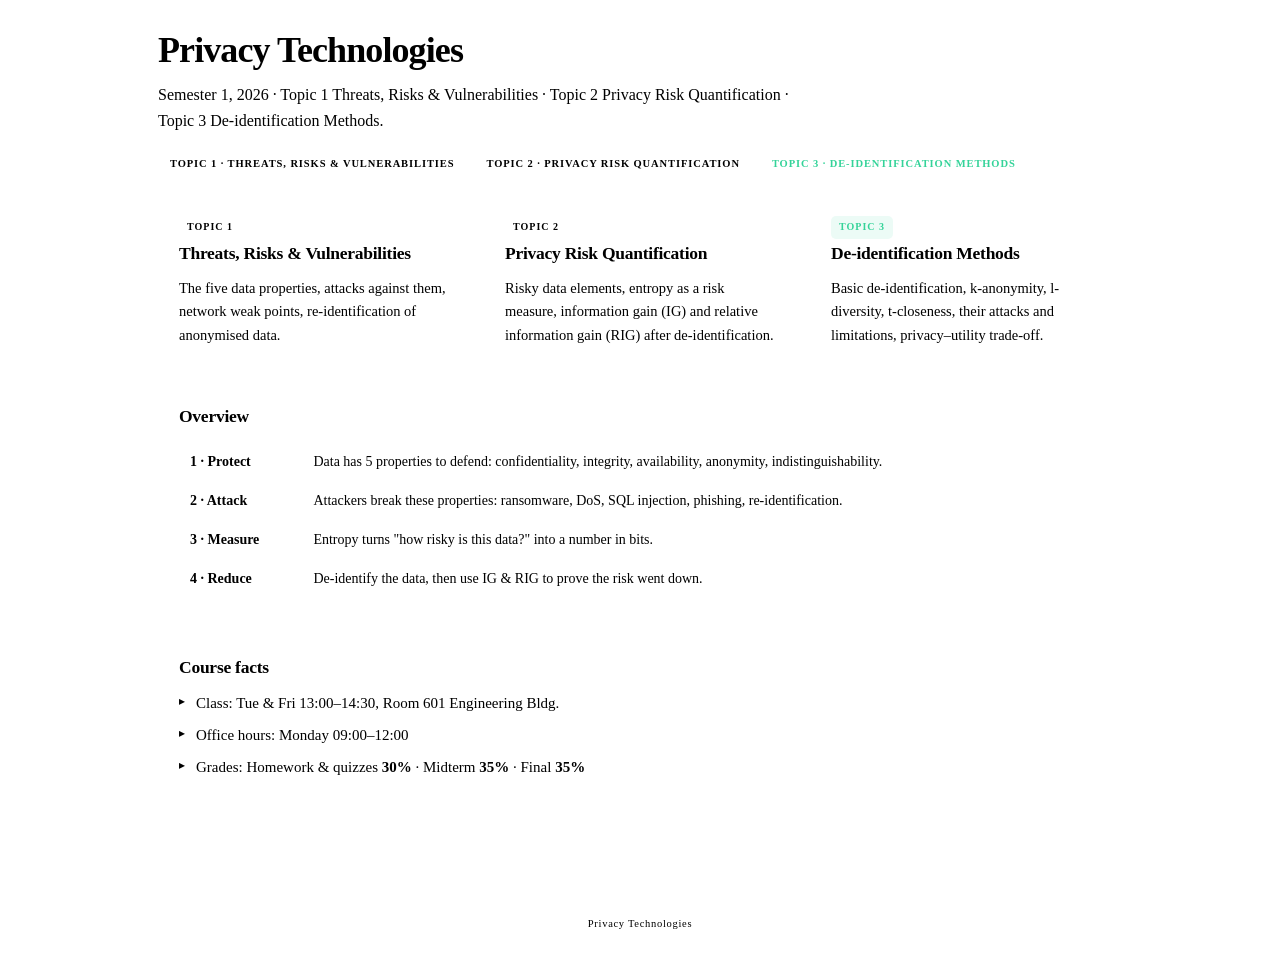
<file: index.html>
<!DOCTYPE html>
<html lang="en" class="dark">
<head>
<meta charset="UTF-8">
<meta name="viewport" content="width=device-width, initial-scale=1.0">
<script src="https://zann208.github.io/study/shared/v3/boot.js?v=20261030-4" data-console="privacy" data-v2="index.v2.html"></script>
<title>Privacy &amp; Information Security</title>
<meta name="description" content="Offline study console for The Cult of Privacy Technologies — threats, risk quantification, real breach case files, flashcards and a mock exam.">
<meta name="theme-color" content="#0a0b12">
<style>
*{box-sizing:border-box;margin:0;padding:0}
html{background:var(--bg);scroll-behavior:smooth;-webkit-text-size-adjust:100%}
body{color:var(--ink);font-family:var(--sans);font-size:16px;line-height:1.65;-webkit-font-smoothing:antialiased;
  background:var(--bg);min-height:100vh;overflow-x:hidden}
a{color:var(--vi);text-decoration:none}
::selection{background:color-mix(in srgb,var(--vi) 32%,transparent)}
:focus-visible{outline:2px solid var(--vi);outline-offset:2px;border-radius:5px}
@media (prefers-reduced-motion:reduce){*{animation:none!important;transition:none!important;scroll-behavior:auto!important}}



/* ---------- layout ---------- */
.wrap{max-width:1000px;margin:0 auto;padding:30px 18px 90px}
.tab{display:none}
.tab.on{display:block;animation:fade .22s ease}
@keyframes fade{from{opacity:0;transform:translateY(5px)}to{opacity:1;transform:none}}
h1{font-size:clamp(25px,4.4vw,36px);font-weight:800;letter-spacing:-.9px;line-height:1.14}
.pre,.kicker{font-family:var(--mono);color:var(--vi);font-size:11px;display:block;letter-spacing:2.2px;
  margin-bottom:8px;font-weight:700;text-transform:uppercase}
h2.title{font-size:clamp(23px,4vw,32px);font-weight:800;letter-spacing:-.8px;line-height:1.16;margin-bottom:2px}
.lede,.lead{color:var(--dim);margin-top:11px;font-size:16px;max-width:660px}
h3{font-size:17.5px;font-weight:700;letter-spacing:-.25px}
h4{font-family:var(--mono);font-size:10.5px;letter-spacing:1.8px;text-transform:uppercase;color:var(--vi);
  margin-top:19px;margin-bottom:2px;font-weight:700}
p{margin-top:9px}
b,strong{font-weight:680;color:var(--ink)}

/* ---------- panels / cards ---------- */
.panel,.card,.item{background:var(--panel);border:1px solid var(--line);border-radius:13px;
  padding:19px 21px;margin-top:16px;position:relative;scroll-margin-top:118px}
.panel::before{content:"";position:absolute;top:-1px;left:18px;width:38px;height:2px;background:var(--vi);border-radius:2px}
.panel.pc::before{background:var(--cy)} .panel.pg::before{background:var(--gr)} .panel.pa::before{background:var(--am)}
.grid2{display:grid;grid-template-columns:repeat(auto-fit,minmax(270px,1fr));gap:14px;margin-top:16px}
.grid2 .card{margin-top:0}

/* ---------- badges / chips ---------- */
.badge{font-family:var(--mono);font-size:10px;letter-spacing:1px;text-transform:uppercase;padding:3px 8px;
  border-radius:5px;border:1px solid var(--line2);color:var(--faint);font-weight:700;display:inline-block}
.badge.b1,.badge.vi{color:var(--vi);border-color:var(--vi);background:color-mix(in srgb,var(--vi) 10%,transparent)}
.badge.b2,.badge.cy{color:var(--cy);border-color:var(--cy);background:color-mix(in srgb,var(--cy) 10%,transparent)}
.badge.bb{color:var(--rd);border-color:var(--rd);background:color-mix(in srgb,var(--rd) 10%,transparent)}
.badge.bw{color:var(--am);border-color:var(--am);background:color-mix(in srgb,var(--am) 10%,transparent)}
.badge.gr{color:var(--gr);border-color:var(--gr)}
.chiprow{display:flex;gap:8px;flex-wrap:wrap;margin-top:15px}
.chip{font-family:var(--mono);font-size:10.5px;letter-spacing:.9px;text-transform:uppercase;color:var(--faint);
  border:1px solid var(--line2);border-radius:20px;padding:5px 12px;font-weight:600}
.chip.c1{color:var(--vi);border-color:color-mix(in srgb,var(--vi) 45%,transparent)}
.chip.c2{color:var(--cy);border-color:color-mix(in srgb,var(--cy) 45%,transparent)}

/* ---------- tables ---------- */
table{width:100%;border-collapse:collapse;font-size:14px;margin-top:11px;display:table}
th,td{text-align:left;padding:8px 11px;border-bottom:1px solid var(--line);vertical-align:top}
th{font-family:var(--mono);font-size:10px;letter-spacing:1.3px;text-transform:uppercase;color:var(--vi);
  font-weight:700;background:color-mix(in srgb,var(--vi) 7%,transparent);border-bottom:1px solid var(--line2)}
tr:last-child td{border-bottom:0}
.tscroll{overflow-x:auto;margin-top:10px}
@media(max-width:640px){table{font-size:13px}th,td{padding:7px 8px}}

/* ---------- callouts ---------- */
.tip,.box{border-radius:9px;padding:11px 14px;margin-top:12px;font-size:14.5px;line-height:1.62}
.tip b:first-child,.box b:first-child{font-family:var(--mono);font-size:10.5px;letter-spacing:.8px;
  text-transform:uppercase;display:block;margin-bottom:3px}
.t-good,.box.rl{background:color-mix(in srgb,var(--gr) 9%,var(--panel));border:1px solid color-mix(in srgb,var(--gr) 28%,transparent)}
.t-good b:first-child,.box.rl b:first-child{color:var(--gr)}
.t-warn,.box.trap{background:color-mix(in srgb,var(--am) 10%,var(--panel));border:1px solid color-mix(in srgb,var(--am) 30%,transparent)}
.t-warn b:first-child,.box.trap b:first-child{color:var(--am)}
.t-info,.box.wild{background:color-mix(in srgb,var(--cy) 9%,var(--panel));border:1px solid color-mix(in srgb,var(--cy) 26%,transparent)}
.t-info b:first-child,.box.wild b:first-child{color:var(--cy)}
.lesson{background:color-mix(in srgb,var(--gr) 9%,var(--panel));border-left:2px solid var(--gr);
  border-radius:0 9px 9px 0;padding:10px 13px;margin-top:11px;font-size:14px}
.lesson b:first-child{color:var(--gr);font-family:var(--mono);font-size:10.5px;letter-spacing:.8px;text-transform:uppercase}

/* ---------- notes accordions ---------- */
.switch{display:flex;gap:7px;margin-top:16px;flex-wrap:wrap}
.sw{background:var(--panel);border:1px solid var(--line2);color:var(--dim);border-radius:9px;padding:9px 15px;
  font-family:var(--mono);font-size:12px;font-weight:700;letter-spacing:.4px;cursor:pointer;transition:.14s}
.sw:hover{color:var(--ink)}
.sw.on1{color:var(--vi);border-color:var(--vi);background:color-mix(in srgb,var(--vi) 12%,transparent)}
.sw.on2{color:var(--cy);border-color:var(--cy);background:color-mix(in srgb,var(--cy) 12%,transparent)}
details.note{background:var(--panel);border:1px solid var(--line);border-radius:12px;margin-top:11px;
  overflow:hidden;scroll-margin-top:118px}
details.note[open]{border-color:var(--line2)}
details.note>summary{cursor:pointer;padding:13px 16px;font-size:16px;font-weight:650;letter-spacing:-.2px;
  display:flex;align-items:center;gap:11px;user-select:none;list-style:none}
details.note>summary::-webkit-details-marker{display:none}
details.note>summary::after{content:"+";margin-left:auto;font-family:var(--mono);font-size:17px;
  color:var(--faint);font-weight:400;transition:.16s}
details.note[open]>summary::after{content:"−";color:var(--vi)}
details.note>summary:hover{background:var(--panel2)}
.num{width:25px;height:25px;border-radius:7px;display:inline-flex;align-items:center;justify-content:center;
  font-family:var(--mono);font-size:12px;font-weight:800;flex:0 0 auto}
.n1{background:color-mix(in srgb,var(--vi) 17%,transparent);color:var(--vi);border:1px solid color-mix(in srgb,var(--vi) 42%,transparent)}
.n2{background:color-mix(in srgb,var(--cy) 17%,transparent);color:var(--cy);border:1px solid color-mix(in srgb,var(--cy) 42%,transparent)}
details.note>.body{padding:2px 16px 16px;border-top:1px solid var(--line);font-size:15px}
details.note>.body>p:first-child{margin-top:12px}

/* ---------- misc content ---------- */
.mini{font-size:13px;color:var(--faint);display:inline-block}
p.mini,.sub2{font-size:13px;color:var(--faint);margin-top:7px;display:block}
.formula{font-family:var(--mono);font-size:14px;background:var(--panel3);border:1px solid var(--line2);
  border-left:2px solid var(--vi);border-radius:0 9px 9px 0;padding:13px 15px;margin-top:12px;
  color:var(--vi2);line-height:1.85;overflow-x:auto}
.kbd,code{font-family:var(--mono);font-size:.88em;background:var(--panel3);color:var(--vi);
  padding:1px 6px;border-radius:4px;border:1px solid var(--line)}
ul.clean{list-style:none;margin-top:10px}
ul.clean li{position:relative;padding-left:17px;margin-top:7px;font-size:15px}
ul.clean li::before{content:"▸";position:absolute;left:0;color:var(--vi);font-size:12px;top:1px}
ul:not(.clean){margin:9px 0 0 19px}
ul:not(.clean) li{margin-top:6px}
ol{margin:9px 0 0 21px}
ol li{margin-top:7px}
ol li::marker{font-family:var(--mono);color:var(--vi);font-size:12.5px}

/* ---------- case files ---------- */
.cases{display:grid;grid-template-columns:repeat(auto-fit,minmax(310px,1fr));gap:14px;margin-top:17px}
.case{background:var(--panel);border:1px solid var(--line);border-left:2px solid var(--rd);
  border-radius:0 13px 13px 0;padding:16px 18px;scroll-margin-top:118px}
.case .top{display:flex;align-items:baseline;gap:10px;margin-bottom:9px}
.case .top h3{font-size:16.5px;flex:1}
.case .yr{font-family:var(--mono);font-size:11px;color:var(--faint);font-weight:700;
  border:1px solid var(--line2);border-radius:5px;padding:2px 7px}
.case p{font-size:14.5px;margin-top:9px}

/* ---------- entropy lab ---------- */
.lab{background:var(--panel3);border:1px solid var(--line2);border-radius:11px;padding:15px 17px;margin-top:14px}
.lab>b:first-child{font-family:var(--mono);font-size:11px;letter-spacing:1px;text-transform:uppercase;
  color:var(--vi);display:block;margin-bottom:9px}
.lab input[type=range]{width:100%;margin-top:10px;accent-color:var(--vi);cursor:pointer}
.readout{display:flex;justify-content:space-between;gap:12px;flex-wrap:wrap;margin-top:11px;
  font-family:var(--mono);font-size:13px;color:var(--dim)}
.readout b{color:var(--vi)}
.hbar{height:9px;background:var(--panel);border:1px solid var(--line2);border-radius:6px;margin-top:10px;overflow:hidden}
.hbar>div{height:100%;background:linear-gradient(90deg,var(--vi),var(--cy));transition:width .12s}

/* ---------- flashcards ---------- */
.fc-controls{display:flex;gap:8px;flex-wrap:wrap;margin-top:16px;align-items:center}
.btn{background:var(--panel);border:1px solid var(--line2);color:var(--dim);border-radius:9px;
  padding:8px 14px;font-family:var(--mono);font-size:12px;font-weight:700;cursor:pointer;transition:.14s}
.btn:hover{color:var(--ink);border-color:var(--vi)}
.btn.primary{color:var(--vi);border-color:var(--vi);background:color-mix(in srgb,var(--vi) 12%,transparent)}
.fc-stage{margin-top:16px}
.fc{position:relative;min-height:230px;perspective:1400px;cursor:pointer}
.fc .face{position:absolute;inset:0;backface-visibility:hidden;background:var(--panel);
  border:1px solid var(--line2);border-radius:14px;padding:26px;display:flex;flex-direction:column;
  align-items:center;justify-content:center;text-align:center;transition:transform .42s cubic-bezier(.4,.2,.2,1)}
.fc .front{transform:rotateY(0)}
.fc .back{transform:rotateY(180deg);background:var(--panel2);border-color:var(--vi)}
.fc.flip .front{transform:rotateY(-180deg)}
.fc.flip .back{transform:rotateY(0)}
.fc .tag{position:absolute;top:14px;left:14px}
.fc .q{font-size:19px;font-weight:650;letter-spacing:-.3px;max-width:600px}
.fc .a{font-size:16px;color:var(--dim);max-width:620px;line-height:1.7}
.fc .hint{position:absolute;bottom:13px;font-family:var(--mono);font-size:10px;letter-spacing:1.4px;
  text-transform:uppercase;color:var(--faint)}
.fc-nav{display:flex;gap:8px;justify-content:center;align-items:center;margin-top:14px;flex-wrap:wrap}
.fc-count{font-family:var(--mono);font-size:12px;color:var(--faint);min-width:66px;text-align:center}
.fc-score{text-align:center;margin-top:11px;font-family:var(--mono);font-size:12px;color:var(--faint)}
.fc-score .g{color:var(--gr)} .fc-score .r{color:var(--am)}

/* ---------- quiz ---------- */
.qbar{height:4px;background:var(--panel3);border-radius:3px;overflow:hidden;margin-top:16px}
.qbar>div{height:100%;background:linear-gradient(90deg,var(--vi),var(--cy));transition:width .3s}
.qmeta{display:flex;justify-content:space-between;font-family:var(--mono);font-size:11.5px;
  color:var(--faint);margin-top:9px;letter-spacing:.5px}
.qcard{background:var(--panel);border:1px solid var(--line);border-radius:13px;padding:20px 22px;margin-top:11px}
.qcard h3{font-size:17.5px;line-height:1.5;margin-bottom:14px;font-weight:650}
.opt{display:flex;align-items:flex-start;gap:11px;width:100%;text-align:left;background:var(--panel2);
  border:1px solid var(--line2);color:var(--ink);border-radius:10px;padding:12px 14px;margin-top:8px;
  cursor:pointer;font-size:15px;font-family:inherit;line-height:1.5;transition:.13s}
.opt:hover{border-color:var(--vi)}
.opt .mark{width:17px;height:17px;border-radius:5px;border:1.5px solid var(--line2);flex:0 0 auto;margin-top:2px}
.opt.sel{border-color:var(--vi)} .opt.sel .mark{background:var(--vi);border-color:var(--vi)}
.opt.ok{border-color:var(--gr);background:color-mix(in srgb,var(--gr) 12%,var(--panel2))}
.opt.ok .mark{background:var(--gr);border-color:var(--gr)}
.opt.no{border-color:var(--rd);background:color-mix(in srgb,var(--rd) 12%,var(--panel2))}
.opt.no .mark{background:var(--rd);border-color:var(--rd)}
.opt.dim{opacity:.44}
.expl{display:none} .expl.show{display:block}
.qactions{display:flex;gap:9px;margin-top:15px}
.qresult{text-align:center}
.qresult .big{font-family:var(--mono);font-size:44px;font-weight:800;color:var(--vi);margin:6px 0}
.review-item{text-align:left;font-size:13.5px;padding:7px 11px;border-radius:8px;margin-top:6px;
  border:1px solid var(--line);background:var(--panel2)}
.review-item.good{border-color:color-mix(in srgb,var(--gr) 40%,transparent);color:var(--gr)}
.review-item.bad{border-color:color-mix(in srgb,var(--rd) 40%,transparent);color:var(--rd)}

/* ---------- cheat sheet ---------- */
.cheat h3{margin-top:24px;display:flex;align-items:center;gap:9px;font-size:16.5px}
.cheat .card{margin-top:10px;padding:15px 17px}


/* ---------- footer ---------- */
.footer{text-align:center;color:var(--faint);font-family:var(--mono);font-size:10.5px;
  padding:26px 0 46px;letter-spacing:.7px}
.kv{display:flex;gap:11px;padding:9px 0;border-bottom:1px solid var(--line);font-size:14.5px}
.kv:last-child{border-bottom:0}
.kv b{font-family:var(--mono);font-size:10.5px;letter-spacing:1.2px;text-transform:uppercase;
  color:var(--faint);min-width:118px;padding-top:3px}
@media(max-width:560px){.kv{flex-direction:column;gap:2px}}
</style>
</head>
<body data-study-console="privacy" data-console-id="privacy" data-console-name="Privacy & Information Security">



<main id="main">

<!-- ============ HOME ============ -->
<section class="tab on" id="home"><div class="wrap">
  <h1>Privacy Technologies</h1>
  <p class="lede">Semester 1, 2026 · Topic 1 Threats, Risks &amp; Vulnerabilities · Topic 2 Privacy Risk Quantification.</p>
  <div class="chiprow">
    <span class="chip c1">Topic 1 · Threats, Risks &amp; Vulnerabilities</span>
    <span class="chip c2">Topic 2 · Privacy Risk Quantification</span>
  </div>

<div class="grid2">
    <div class="card">
      <span class="badge b1">Topic 1</span>
      <h3 style="margin-bottom:8px;">Threats, Risks &amp; Vulnerabilities</h3>
      <p style="font-size:14.5px;">The five data properties, attacks against them, network weak points, re-identification of anonymised data.</p>
    </div>
    <div class="card">
      <span class="badge b2">Topic 2</span>
      <h3 style="margin-bottom:8px;">Privacy Risk Quantification</h3>
      <p style="font-size:14.5px;">Risky data elements, entropy as a risk measure, information gain (IG) and relative information gain (RIG) after de-identification.</p>
    </div>
  </div>

  <div class="card" style="margin-top:16px;">
    <h3 style="margin-bottom:10px;">Overview</h3>
    <table>
      <tr><td><b>1 · Protect</b></td><td>Data has 5 properties to defend: confidentiality, integrity, availability, anonymity, indistinguishability.</td></tr>
      <tr><td><b>2 · Attack</b></td><td>Attackers break these properties: ransomware, DoS, SQL injection, phishing, re-identification.</td></tr>
      <tr><td><b>3 · Measure</b></td><td>Entropy turns "how risky is this data?" into a number in bits.</td></tr>
      <tr><td><b>4 · Reduce</b></td><td>De-identify the data, then use IG &amp; RIG to prove the risk went down.</td></tr>
    </table>
  </div>

  <div style="margin-top:16px;">
    <div class="card">
      <h3 style="margin-bottom:10px;">Course facts</h3>
      <ul class="clean" style="font-size:14.5px;">
        <li>Class: Tue &amp; Fri 13:00–14:30, Room 601 Engineering Bldg.</li>
        <li>Office hours: Monday 09:00–12:00</li>
        <li>Grades: Homework &amp; quizzes <b>30%</b> · Midterm <b>35%</b> · Final <b>35%</b></li>
      </ul>
    </div>
  </div>

</div></section>

<!-- ============ NOTES ============ -->
<section class="tab" id="notes"><div class="wrap">
  <h1>Notes</h1>
<div class="switch">
    <button class="sw on1" id="swT1">Topic 1 · Threats &amp; Risks</button>
    <button class="sw" id="swT2">Topic 2 · Measuring Risk</button>
  </div>
  <div id="notesT1">

    <details class="note" open>
      <summary><span class="num n1">1</span> Security vs Privacy — the two big words</summary>
      <div class="body">
        <table>
          <tr><th>Data Security</th><th>Information Privacy</th></tr>
          <tr>
            <td>Protects data from being <b>stolen, changed, or destroyed</b>.<br><span class="mini">Tools: encryption, firewalls, access controls, authentication, regular updates.</span></td>
            <td>Controls <b>who can see</b> personal info and <b>how it is used</b>.<br><span class="mini">Covers: names, addresses, money and health info.</span></td>
          </tr>
        </table>
        <p>Privacy also means: collect only what is needed, be open about it, and get consent. People should know how and why their data is collected.</p>
        <div class="tip t-good"><b>Memory trick:</b> Security = protecting the <b>data</b>. Privacy = protecting the <b>person</b> behind the data.</div>
      </div>
    </details>

    <details class="note">
      <summary><span class="num n1">2</span> The CIA triad — 3 security properties</summary>
      <div class="body">
        <table>
          <tr><th>Property</th><th>Simple meaning</th><th>Broken by</th></tr>
          <tr><td><b>C</b>onfidentiality</td><td>Only the right people can see the data.</td><td>Data breaches, ransomware (WannaCry), insiders selling secrets.</td></tr>
          <tr><td><b>I</b>ntegrity</td><td>The data has not been changed — you can trust it.</td><td>Hackers modifying data, phishing emails, fake news, misinformation.</td></tr>
          <tr><td><b>A</b>vailability</td><td>You can reach the data when you need it.</td><td>DoS attacks — flooding a server until it fails (GitHub 2018).</td></tr>
        </table>
        <p><b>DoS in one line:</b> the attacker sends more requests than the service can handle, so real users get locked out.</p>
      </div>
    </details>

    <details class="note">
      <summary><span class="num n1">3</span> The 2 privacy properties</summary>
      <div class="body">
        <table>
          <tr><th>Property</th><th>Simple meaning</th><th>Example</th></tr>
          <tr><td><b>Anonymity</b></td><td>An action cannot be linked to your real identity.</td><td>E-voting — nobody should learn who you voted for.</td></tr>
          <tr><td><b>Indistinguishability</b></td><td>You cannot be picked out of the crowd in a dataset.</td><td>AOL 2006 — people were picked out of "anonymous" search logs.</td></tr>
        </table>
        <div class="tip t-warn"><b>Exam favourite:</b> "Someone was re-identified from an anonymised dataset. Which property broke?" → <b>Indistinguishability</b>.</div>
      </div>
    </details>

    <details class="note">
      <summary><span class="num n1">4</span> How to protect each property</summary>
      <div class="body">
        <p>One defence per property. Know this mapping cold — it is a classic multi-choice question.</p>
        <table>
          <tr><th>Defence</th><th>Protects</th><th>How</th></tr>
          <tr><td><b>Encryption + access controls</b></td><td>Confidentiality</td><td>Only people with the key or access rights can read the data.</td></tr>
          <tr><td><b>Hashing + logs</b></td><td>Integrity</td><td>Compare hash values or check logs to spot any change. One changed character → totally different hash.</td></tr>
          <tr><td><b>Backups</b></td><td>Availability</td><td>If data is lost or locked, restore it from the backup.</td></tr>
          <tr><td><b>De-identification</b></td><td>Anonymity + Indistinguishability</td><td>Techniques like k-anonymity and differential privacy hide who is who.</td></tr>
        </table>
        <p><b>Hashing in one line:</b> a function that turns any value into a unique "digest" — change the input a tiny bit and the digest changes completely.</p>
      </div>
    </details>

    <details class="note">
      <summary><span class="num n1">5</span> Information systems &amp; the 3 states of data</summary>
      <div class="body">
        <p>An information system (IS) network = software + hardware + Internet + IoT devices + <b>users</b>, all sharing data. Data lives in 3 states:</p>
        <table>
          <tr><th>State</th><th>Meaning</th><th>Example</th></tr>
          <tr><td><b>At rest</b></td><td>Stored</td><td>Data sitting in a database.</td></tr>
          <tr><td><b>In transit</b></td><td>Moving</td><td>Data sent over the Internet.</td></tr>
          <tr><td><b>In use</b></td><td>Being processed</td><td>Data open in an app on your laptop.</td></tr>
        </table>
      </div>
    </details>

    <details class="note">
      <summary><span class="num n1">6</span> Weak points — 5 vulnerable components</summary>
      <div class="body">
        <table>
          <tr><th>Component</th><th>Main attack</th><th>Fix</th></tr>
          <tr><td><b>Modem / WiFi</b></td><td>OS exploit; man-in-the-middle (attacker sits between you and the other side, reads or changes traffic).</td><td>Keep OS updated, use a firewall, encrypt the WiFi network.</td></tr>
          <tr><td><b>Database</b></td><td>SQL injection — attacker types malicious SQL into an input box and the database runs it.</td><td>Encrypt stored data, de-identify shared data, access controls, monitoring.</td></tr>
          <tr><td><b>Computer</b></td><td>Malware, ransomware, OS exploits (WannaCry).</td><td>Antivirus, firewall, updates, backups.</td></tr>
          <tr><td><b>IoT devices</b></td><td>Default passwords, weak security → spying, botnets, entry point (casino fish tank).</td><td>Change default passwords, update firmware, encrypt communication.</td></tr>
          <tr><td><b>Humans</b></td><td>Social engineering &amp; phishing — tricking people into giving info. Plus malicious insiders (Snowden).</td><td>Security training, strong authentication, tech + vigilant people.</td></tr>
        </table>
        <p><b>Firewall in one line:</b> a barrier between your private network and the Internet — lets safe traffic in, keeps bad traffic out.</p>
        <div class="tip t-warn"><b>Why are humans the weak point?</b> Low awareness, easy to phish, weak passwords, click bad links — and insiders are trusted, so their damage is huge.</div>
      </div>
    </details>

    <details class="note">
      <summary><span class="num n1">7</span> Re-identification — 4 attack types</summary>
      <div class="body">
        <p><b>Re-identification</b> = working out who someone is from "anonymous" data, then learning more about them. It breaks anonymity, indistinguishability and confidentiality.</p>
        <table>
          <tr><th>Attack</th><th>Simple meaning</th><th>Example</th></tr>
          <tr><td><b>Inference</b></td><td>Learn or predict facts about a person from the data.</td><td>AOL: find one person's searches → read all their searches.</td></tr>
          <tr><td><b>Amplification</b></td><td>Link public data with anonymised data to learn new facts.</td><td>Match medical records to public social media profiles.</td></tr>
          <tr><td><b>Differencing</b></td><td>Compare two query results; the difference exposes one person.</td><td>Count diagnoses with target vs without → target's diagnosis.</td></tr>
          <tr><td><b>Reconstruction</b></td><td>Rebuild original data from aggregated or synthetic data.</td><td>Rebuild personal movement paths from aggregate mobility data.</td></tr>
        </table>
        <div class="tip t-good"><b>Memory trick — I·A·D·R:</b> "<b>I</b> <b>A</b>lways <b>D</b>iscover <b>R</b>ecords."</div>
      </div>
    </details>

    <details class="note">
      <summary><span class="num n1">8</span> Auxiliary knowledge — what attackers use</summary>
      <div class="body">
        <p>Re-identification usually needs extra knowledge on top of the dataset. Three kinds:</p>
        <table>
          <tr><th>Type</th><th>Meaning</th><th>Examples</th></tr>
          <tr><td><b>Unique identifiers</b></td><td>One value = one person.</td><td>Email, phone number, medical record number.</td></tr>
          <tr><td><b>Quasi-identifiers</b></td><td>Not unique alone — unique when <b>combined</b>.</td><td>Gender + date of birth + ZIP code.</td></tr>
          <tr><td><b>Background knowledge</b></td><td>Things the attacker already knows about the target.</td><td>"Only she visited the clinic that day."</td></tr>
        </table>
        <div class="tip t-info"><b>Key number:</b> ~<b>87%</b> of the US population can be uniquely identified from just <b>gender + date of birth + 5-digit ZIP</b> (Sweeney, 2000).</div>
        <p><b>Adversary</b> = any person, group, organisation or government that wants to cause harm through cyber activity (NIST).</p>
      </div>
    </details>

  </div>
  <div id="notesT2" style="display:none;">

    <details class="note" open>
      <summary><span class="num n2">1</span> What makes data risky — 4 key elements</summary>
      <div class="body">
        <table>
          <tr><th>Element</th><th>Simple meaning</th><th>Example</th></tr>
          <tr><td><b>Uniqueness</b></td><td>Rare values stand out → easy to re-identify.</td><td>"RareName" is rarer than "John" → higher risk.</td></tr>
          <tr><td><b>Uniformity</b></td><td>The same value repeating for one person across time → easy to infer.</td><td>Someone keeps searching the same illness → the illness is clearly theirs.</td></tr>
          <tr><td><b>Linkable tokens</b></td><td>Values holding personal info (PII) that can link to a person.</td><td>An email address left inside free-text feedback.</td></tr>
          <tr><td><b>Correlation</b></td><td>Knowing one attribute lets you guess another. Also links records <b>across datasets</b>.</td><td>Part-time job ↔ late-submission penalty.</td></tr>
        </table>
        <p><b>Direct identifiers (DIDs)</b> point at a person by themselves (name, email, phone). <b>Quasi-identifiers (QIDs)</b> only work in combination (birth date, gender, postcode).</p>
      </div>
    </details>

    <details class="note">
      <summary><span class="num n2">2</span> k-anonymity &amp; l-diversity — the two defence models</summary>
      <div class="body">
        <table>
          <tr><th>Model</th><th>Fights</th><th>Rule</th></tr>
          <tr><td><b>k-anonymity</b></td><td>Uniqueness</td><td>Every value (or combo of values) must appear in at least <b>k</b> records → each record hides among at least <b>k−1</b> look-alikes.</td></tr>
          <tr><td><b>l-diversity</b></td><td>Uniformity</td><td>Each group of similar records must hold at least <b>l different</b> sensitive values.</td></tr>
        </table>
        <p><b>k example:</b> k = 5 → at least 5 records share the value "RareName", so every record looks like at least 4 others. Harder (not impossible!) to single anyone out.</p>
        <p><b>l example:</b> a patient has 10 visits all saying "chest pain". With l = 3, the records must be changed so the group shows at least 3 values, e.g. "chest pain", "headache", "fever".</p>
      </div>
    </details>

    <details class="note">
      <summary><span class="num n2">3</span> Threat models — what does the attacker know?</summary>
      <div class="body">
        <p>A <b>threat model</b> describes the intent and capability (knowledge) of an adversary. More assumed knowledge → higher estimated risk.</p>
        <table>
          <tr><th>Threat model</th><th>The adversary knows…</th><th>Risk</th></tr>
          <tr><td><b>1 · Single attribute</b></td><td>One value about the target, e.g. their postcode.</td><td>Lowest</td></tr>
          <tr><td><b>2 · Combination of attributes</b></td><td>Several values, e.g. postcode + medical code.</td><td>Higher</td></tr>
          <tr><td><b>3 · Direct identifiers</b></td><td>No attributes — but can pull a direct identifier (like a phone number) out of the data and link it to external sources (phone directory, voter records).</td><td>High</td></tr>
        </table>
      </div>
    </details>

    <details class="note">
      <summary><span class="num n2">4</span> The privacy spectrum — 0.0 to 1.0</summary>
      <div class="body">
        <p>Risk is a scale, not a yes/no. Memorise the 5 marks:</p>
        <table>
          <tr><th>Value</th><th>Level</th><th>Meaning</th></tr>
          <tr><td><b>0.0</b></td><td>Absolute privacy</td><td>The adversary can learn nothing.</td></tr>
          <tr><td><b>0.25</b></td><td>Suspicion — low</td><td>Some risk, but low confidence.</td></tr>
          <tr><td><b>0.5</b></td><td>Suspicion — moderate</td><td>Data might be exposed; moderate confidence.</td></tr>
          <tr><td><b>0.75</b></td><td>Suspicion — high</td><td>High confidence, but not proved.</td></tr>
          <tr><td><b>1.0</b></td><td>Provably exposed</td><td>The adversary can provably re-identify or infer.</td></tr>
        </table>
        <p class="mini">To place a dataset on this scale we need a number → that is why we compute entropy, IG and RIG.</p>
      </div>
    </details>

    <details class="note">
      <summary><span class="num n2">5</span> Entropy — risk as a number</summary>
      <div class="body">
        <p><b>Entropy</b> (Shannon) measures the amount of information — the uncertainty — in a variable, in <b>bits</b>.</p>
        <div class="formula">H(X) = − Σ p(x) · log₂ p(x)</div>
        <p>In words: for each possible value, multiply its probability by the log₂ of that probability, add them all up, flip the sign.</p>
        <table>
          <tr><th>Coin example</th><th>Probabilities</th><th>Entropy</th></tr>
          <tr><td>Fair coin</td><td>0.5 / 0.5</td><td><b>1 bit</b> — maximum uncertainty</td></tr>
          <tr><td>Slightly unfair</td><td>0.6 / 0.4</td><td><b>0.971 bits</b></td></tr>
          <tr><td>Very unfair</td><td>0.8 / 0.2</td><td><b>0.722 bits</b></td></tr>
          <tr><td>Always heads</td><td>1.0 / 0.0</td><td><b>0 bits</b> — no new info, outcome already known</td></tr>
        </table>
        <div class="tip t-info"><b>How to read it in this course:</b> spread-out, unique values → high entropy → more information for the attacker → <b>higher re-identification risk</b>. One dominant value → low entropy → little to learn.</div>
        <div class="lab">
          <b>🎛 Entropy lab</b> — drag p(heads) and watch H(X):
          <input type="range" id="entSlider" min="0" max="100" value="50">
          <div class="readout">
            <span>p(heads) = <b id="entP">0.50</b> · p(tails) = <b id="entQ">0.50</b></span>
            <span style="font-size:20px;">H(X) = <b id="entH">1.000</b> bits</span>
          </div>
          <div class="hbar"><div id="entBar" style="width:100%;"></div></div>
          <p class="mini" style="margin-top:8px;">Notice: H peaks at 1 bit when p = 0.5 (50/50) and drops to 0 when the outcome is certain.</p>
        </div>
      </div>
    </details>

    <details class="note">
      <summary><span class="num n2">6</span> How to calculate entropy — the method, step by step</summary>
      <div class="body">
        <p>Alejandra's anonymised dataset has <b>10 records</b> with two attributes: a <b>postcode</b> and a <b>medical code</b>. The exam gives you a table like this and asks for the risk under each threat model. Here is the procedure that works every time.</p>

        <h4 style="margin-top:16px">The five steps</h4>
        <ol>
          <li><b>Read the threat model</b> — it tells you what the adversary knows, and that decides what counts as one "value". One attribute → the value is that attribute. Two attributes → the value is the <b>pair</b>.</li>
          <li><b>Group the records</b> by that value and count each group. The counts must add up to 10.</li>
          <li><b>Turn counts into probabilities:</b> p = count / total.</li>
          <li><b>Apply the formula</b> to every group and add up:</li>
        </ol>
        <div class="formula">H(X) = − Σ p(x) · log₂ p(x)</div>
        <ol start="5">
          <li><b>Check your answer</b> against the three tests below before you write it down.</li>
        </ol>

        <h4>The log₂ table — memorise this row</h4>
        <p>Every probability in this course is a tenth, so you only ever need nine values. Notice the pattern: <b>doubling p subtracts exactly 1</b> (0.1→0.2→0.4→0.8, and 0.3→0.6).</p>
        <div class="tscroll"><table>
          <tr><th>p</th><th>0.1</th><th>0.2</th><th>0.3</th><th>0.4</th><th>0.5</th><th>0.6</th><th>0.7</th><th>0.8</th><th>0.9</th></tr>
          <tr><td><b>log₂ p</b></td><td>−3.322</td><td>−2.322</td><td>−1.737</td><td>−1.322</td><td>−1.000</td><td>−0.737</td><td>−0.515</td><td>−0.322</td><td>−0.152</td></tr>
          <tr><td><b>−p·log₂ p</b></td><td>0.332</td><td>0.464</td><td>0.521</td><td>0.529</td><td>0.500</td><td>0.442</td><td>0.360</td><td>0.258</td><td>0.137</td></tr>
        </table></div>
        <p class="mini">The bottom row is the one you actually add up — it already has the minus sign folded in, so <b>H is just the sum of those numbers</b>. No sign errors.</p>

        <h4>Worked — TM 1, adversary knows the postcode</h4>
        <p>Group the 10 records by postcode: <b>2015</b> appears 3 times, <b>2016</b> 6 times, <b>2017</b> once.</p>
        <div class="formula">p = 0.3, 0.6, 0.1<br>H = 0.521 + 0.442 + 0.332 = <b>1.295 bits</b></div>
        <div class="tip t-info"><b>Note</b>2015, 2016 and 2017 are <b>postcodes</b>, not years. Do not let them trick you into reading the table as a timeline.</div>

        <h4>Worked — TM 2, adversary knows the medical code</h4>
        <p>Group by medical code: <b>A</b> 5 times, <b>B</b> 4 times, <b>C</b> once.</p>
        <div class="formula">p = 0.5, 0.4, 0.1<br>H = 0.500 + 0.529 + 0.332 = <b>1.361 bits</b></div>

        <h4>TM 3, adversary knows both</h4>
        <p>Now the value is the <b>pair</b> (postcode, medical code). Group the 10 records by pair, get each p, and sum the same way. Whatever pairs the data gives you, the answer must survive all three checks:</p>

        <div class="tip t-warn"><b>Correction — the printed TM 3 is wrong</b>
        The version of this example circulating with pairs <span class="kbd">(2015,A) 3 · (2016,A) 3 · (2016,B) 3 · (2017,C) 1</span> giving 1.895 bits <b>does not match the data</b>, and the lecturer has confirmed it is an error.
        <br><br>Add those pairs up by medical code and you get <b>A = 6, B = 3</b> — but TM 2 says <b>A = 5, B = 4</b>. The same ten records cannot be both. Use the real pairs from the slide and recompute with the method above; the arithmetic in TM 1 and TM 2 is correct and unaffected.</div>

        <h4>Three checks that catch almost every mistake</h4>
        <ol class="clean">
          <li><b>Probabilities sum to 1.</b> If your counts do not total 10, you grouped something wrong.</li>
          <li><b>Marginals must reproduce the single-attribute tables.</b> Collapse the joint pairs down to one attribute and you must get TM 1's counts back; collapse the other way and you must get TM 2's. <b>This is the check that catches the error above</b> — and the one worth doing in the exam, because it costs ten seconds.</li>
          <li><b>The joint can never be smaller than either part, and never bigger than their sum.</b>
          <div class="formula" style="margin-top:8px">max(H(X), H(Y)) ≤ H(X,Y) ≤ H(X) + H(Y)<br>1.361 ≤ H(TM3) ≤ 2.656</div>
          Adding an attribute can only keep the uncertainty the same or raise it — never lower it.</li>
        </ol>
        <p class="mini">Worth knowing: the bad 1.895 <i>does</i> sit inside those bounds, so check 3 alone would have passed it. Only check 2 exposes it. Do both.</p>

        <h4>What the example is teaching</h4>
        <ul class="clean">
          <li><b>TM 3 is always the riskiest.</b> Knowing two attributes gives the adversary the most information, because combined values are more unique than either alone. That conclusion holds no matter which pairs are correct.</li>
          <li><b>Combining attributes raises uniqueness</b>, and more unique → higher re-identification risk.</li>
          <li><b>TM 2 is slightly riskier than TM 1</b> — 1.361 against 1.295. Medical codes (0.5 / 0.4) sit closer to an even split than postcodes (0.3 / 0.6), and an even split carries the most uncertainty. More uncertainty → higher entropy → in this course, <b>less privacy</b>.</li>
        </ul>
      </div>
    </details>

    <details class="note">
      <summary><span class="num n2">7</span> Did de-identification work? — IG &amp; RIG</summary>
      <div class="body">
        <p>After de-identifying, prove the risk dropped. Two ways: compare entropy before vs after, or compute:</p>
        <table>
          <tr><th>Metric</th><th>Meaning</th><th>Reading</th></tr>
          <tr><td><b>IG</b> — Information Gain</td><td>How much of the original data X can be learned from the de-identified version Y.</td><td><b>Lower = safer.</b></td></tr>
          <tr><td><b>RIG</b> — Relative IG</td><td>IG scaled to 0.0–1.0 by dividing by H(X).</td><td>Comparable across datasets — matches the privacy spectrum.</td></tr>
        </table>
        <div class="formula">IG = H(X) − H(X|Y) &nbsp;&nbsp;&nbsp; RIG = IG / H(X)</div>
        <p><b>The encoding example:</b> names are encoded phonetically — "Peter" and "Pete" both become <span class="kbd">p360</span>, the Smith family becomes <span class="kbd">s530</span>. The adversary sees only the codes.</p>
        <div class="tip t-warn"><b>Slide figures under correction</b>The lecturer has confirmed an error in the printed numbers for this example. The leak is <b>1 bit</b> either way; what changes is the H(X) you divide by, so RIG comes out <b>0.50</b> or <b>0.67</b> depending on the record list. Both are worked line by line in the <b>Calc</b> tab, section 5 — take the corrected records to that table and read your answer off.</div>
        <div class="tip t-good"><b>Conclusion — the part that is not in doubt</b>A substantial share of the original information survives the encoding, so simple phonetic encoding is <b>weak de-identification</b>. It hides Peter from Pete and nothing else; a name appearing in only one record stays fully exposed.</div>
        <p class="mini">Use IG/RIG to compare de-identification methods (or settings of one method) and decide if the data is safe enough to share.</p>
      </div>
    </details>

  </div>
</div></section>

<!-- ============ CALC ============ -->
<section class="tab" id="calc"><div class="wrap">
  <h1>Calculations</h1>

  <div class="box wild"><b>Calculations covered</b>
  <b>H(X)</b> entropy · <b>H(X,Y)</b> joint entropy · <b>H(X|Y)</b> conditional entropy · <b>IG</b> information gain · <b>RIG</b> relative information gain · <b>k</b> and <b>l</b> from a table.</div>

  <details class="note" open>
    <summary><span class="num n2">1</span> The log₂ toolkit — no calculator needed</summary>
    <div class="body">
      <p>Every probability in this course is a small fraction, so you only ever need a handful of logs. Three tools cover all of it.</p>

      <h4>Tool 1 — powers of two are exact</h4>
      <div class="formula">log₂(1/2) = −1 &nbsp;·&nbsp; log₂(1/4) = −2 &nbsp;·&nbsp; log₂(1/8) = −3 &nbsp;·&nbsp; log₂(1/16) = −4</div>
      <p>Any probability that is 1 over a power of 2 gives a whole number. <b>If every group in your table has size 1/2, 1/4 or 1/8 of the total, you never need a decimal at all.</b></p>

      <h4>Tool 2 — the division rule</h4>
      <div class="formula">log₂(a/b) = log₂ a − log₂ b</div>
      <p>So log₂(3/10) = log₂3 − log₂10 = 1.585 − 3.322 = <b>−1.737</b>. Useful when the fraction is not a tenth.</p>

      <h4>Tool 3 — the tenths table</h4>
      <div class="tscroll"><table>
        <tr><th>p</th><th>0.1</th><th>0.2</th><th>0.3</th><th>0.4</th><th>0.5</th><th>0.6</th><th>0.7</th><th>0.8</th><th>0.9</th></tr>
        <tr><td><b>log₂ p</b></td><td>−3.322</td><td>−2.322</td><td>−1.737</td><td>−1.322</td><td>−1.000</td><td>−0.737</td><td>−0.515</td><td>−0.322</td><td>−0.152</td></tr>
        <tr><td><b>−p·log₂ p</b></td><td>0.332</td><td>0.464</td><td>0.521</td><td>0.529</td><td>0.500</td><td>0.442</td><td>0.360</td><td>0.258</td><td>0.137</td></tr>
      </table></div>
      <div class="tip t-good"><b>Use the bottom row</b>It already has the minus sign folded in, so <b>H is simply the sum of those numbers</b>. Adding positives is far harder to get wrong than juggling negatives.</div>
      <p class="mini">Memory aid: doubling p subtracts exactly 1 from log₂ p. 0.1 → 0.2 → 0.4 → 0.8 reads −3.322, −2.322, −1.322, −0.322. Same for 0.3 → 0.6.</p>
    </div>
  </details>

  <details class="note">
    <summary><span class="num n2">2</span> H(X) — entropy of one attribute</summary>
    <div class="body">
      <div class="formula">H(X) = − Σ p(x) · log₂ p(x)</div>
      <h4>Recipe</h4>
      <ol>
        <li>Group the records by the value of X. Count each group.</li>
        <li>p = count ÷ total.</li>
        <li>Look up −p·log₂p for each group.</li>
        <li>Add them. That sum <b>is</b> H(X). Units: <b>bits</b>.</li>
      </ol>

      <h4>Worked — Alejandra, TM 1 (postcode)</h4>
      <p>Ten records. Postcode 2015 appears 3 times, 2016 six times, 2017 once.</p>
      <div class="formula">p(2015) = 3/10 = 0.3 &nbsp;→&nbsp; 0.521<br>p(2016) = 6/10 = 0.6 &nbsp;→&nbsp; 0.442<br>p(2017) = 1/10 = 0.1 &nbsp;→&nbsp; 0.332<br>─────────────────────────<br>H(X) = 0.521 + 0.442 + 0.332 = <b>1.295 bits</b></div>

      <h4>Worked — Alejandra, TM 2 (medical code)</h4>
      <p>A appears 5 times, B four times, C once.</p>
      <div class="formula">0.5 → 0.500 &nbsp;·&nbsp; 0.4 → 0.529 &nbsp;·&nbsp; 0.1 → 0.332<br>H(X) = 0.500 + 0.529 + 0.332 = <b>1.361 bits</b></div>

      <div class="tip t-info"><b>Sanity range</b>H is <b>0</b> when one value is certain, and maximum at <b>log₂(number of distinct values)</b> when they are all equally likely. Three values → H can never exceed log₂3 = 1.585. Both answers above sit under it. ✓</div>
    </div>
  </details>

  <details class="note">
    <summary><span class="num n2">3</span> H(X,Y) — joint entropy of two attributes</summary>
    <div class="body">
      <p>When the adversary knows <b>both</b> attributes, one "value" is the <b>pair</b>. Nothing else about the method changes.</p>
      <div class="formula">H(X,Y) = − Σ p(x,y) · log₂ p(x,y)</div>
      <h4>Recipe</h4>
      <ol>
        <li>Write out the pair for every record: (postcode, medical code).</li>
        <li>Count identical pairs. These counts must still total the number of records.</li>
        <li>Same formula, same table, same sum.</li>
      </ol>
      <h4>Then run the two checks</h4>
      <ol class="clean">
        <li><b>Marginal check.</b> Add the pair counts down one attribute — you must recover the single-attribute counts exactly. Do it in both directions.</li>
        <li><b>Bound check.</b> <span class="kbd">max(H(X), H(Y)) ≤ H(X,Y) ≤ H(X) + H(Y)</span> — adding an attribute can only raise uncertainty or leave it unchanged, never lower it.</li>
      </ol>
      <div class="tip t-warn"><b>Known error in the circulated example</b>The TM 3 pairs <span class="kbd">(2015,A) 3 · (2016,A) 3 · (2016,B) 3 · (2017,C) 1</span> giving 1.895 bits <b>fail the marginal check</b> — they imply A = 6, B = 3, while TM 2 states A = 5, B = 4. The lecturer has confirmed this is a mistake. Note that 1.895 <i>passes</i> the bound check, so only the marginal check catches it. Recompute from the corrected pairs.</div>
    </div>
  </details>

  <details class="note">
    <summary><span class="num n2">4</span> H(X|Y) — conditional entropy, the one everyone skips</summary>
    <div class="body">
      <p>This is the step the IG formula depends on, and it is where marks are lost. <b>H(X|Y)</b> asks: once the adversary has seen the de-identified value Y, how much uncertainty about the real X is <b>left</b>?</p>
      <div class="formula">H(X|Y) = Σ p(y) · H(X | Y = y)</div>
      <p>In words: for each possible Y, work out the entropy of X <i>within that group only</i>, then average those, weighted by how common each Y is.</p>

      <h4>Recipe</h4>
      <ol>
        <li><b>Group the records by Y</b> — one group per de-identified value.</li>
        <li>For each group, find <b>p(y)</b> = group size ÷ total.</li>
        <li>Inside that group, look at the original X values and compute <b>H(X|Y=y)</b> using the ordinary entropy formula, but with probabilities <i>within the group</i>.</li>
        <li>Multiply each group's entropy by its p(y), and add.</li>
      </ol>
      <div class="tip t-good"><b>The shortcut worth knowing</b>If a group contains only <b>one</b> distinct original value, its entropy is <b>0</b> — that record is fully exposed and contributes nothing. Only mixed groups add uncertainty. This is often most of the work done in one glance.</div>

      <h4>Method 2 — the chain rule</h4>
      <div class="formula">H(X|Y) = H(X,Y) − H(Y)</div>
      <p>Use whichever is faster, and if you have time <b>use both</b> — they must agree, which makes it a free check on your own arithmetic.</p>
    </div>
  </details>

  <details class="note">
    <summary><span class="num n2">5</span> IG and RIG — worked end to end</summary>
    <div class="body">
      <div class="formula">IG = H(X) − H(X|Y) &nbsp;&nbsp;&nbsp;&nbsp; RIG = IG / H(X)</div>
      <p><b>IG</b> = how many bits about the original data the adversary gains by seeing the de-identified version. <b>Lower is safer.</b> <b>RIG</b> rescales it to 0–1 so it lines up with the privacy spectrum.</p>

      <div class="tip t-warn"><b>The slide's figures are under correction</b>The lecturer has confirmed an error in the printed encoding example. The <b>method below is unaffected</b> — but the final number depends entirely on <b>how many records carry each name</b>, so both readings are worked out here. Bring the corrected record list and you can read your answer straight off.</div>

      <p>The setup is the same in both: names are encoded phonetically, so <b>Peter</b> and <b>Pete</b> collapse to <span class="kbd">p360</span>, and the Smith family collapses to <span class="kbd">s530</span>.</p>

      <h4>Reading A — one name repeats: Smith, Smith, Peter, Pete</h4>
      <div class="tscroll"><table>
        <tr><th>#</th><th>X — real name</th><th>Y — code</th></tr>
        <tr><td class="mini">1</td><td>Smith</td><td class="kbd">s530</td></tr>
        <tr><td class="mini">2</td><td>Smith</td><td class="kbd">s530</td></tr>
        <tr><td class="mini">3</td><td>Peter</td><td class="kbd">p360</td></tr>
        <tr><td class="mini">4</td><td>Pete</td><td class="kbd">p360</td></tr>
      </table></div>
      <p><b>Step 1 — H(X).</b> Smith 2/4, Peter 1/4, Pete 1/4:</p>
      <div class="formula">H(X) = 0.5·1 + 0.25·2 + 0.25·2 = 0.5 + 0.5 + 0.5 = <b>1.5 bits</b></div>
      <p><b>Step 2 — H(X|Y).</b> Group by code and measure what is left inside each group:</p>
      <div class="tscroll"><table>
        <tr><th>Y</th><th>p(y)</th><th>X inside the group</th><th>H(X|Y=y)</th></tr>
        <tr><td class="kbd">s530</td><td>2/4 = 0.5</td><td>Smith, Smith — one value only</td><td><b>0</b> bits</td></tr>
        <tr><td class="kbd">p360</td><td>2/4 = 0.5</td><td>Peter, Pete — 50 / 50</td><td><b>1</b> bit</td></tr>
      </table></div>
      <div class="formula">H(X|Y) = 0.5 × 0 + 0.5 × 1 = <b>0.5 bits</b></div>
      <p><b>Step 3 — IG and RIG.</b></p>
      <div class="formula">IG&nbsp; = 1.5 − 0.5 = <b>1.0 bit</b><br>RIG = 1.0 / 1.5 = <b>0.67</b></div>

      <h4>Reading B — four distinct names: Peter, Pete, Smith, Smyth</h4>
      <p>Same two codes, but now every name is different, so nothing was repeated to begin with.</p>
      <p><b>Step 1 — H(X).</b> Four equally likely names, 1/4 each:</p>
      <div class="formula">H(X) = 4 × (0.25 × 2) = <b>2.0 bits</b></div>
      <p><b>Step 2 — H(X|Y).</b> Now <i>both</i> groups are mixed:</p>
      <div class="tscroll"><table>
        <tr><th>Y</th><th>p(y)</th><th>X inside the group</th><th>H(X|Y=y)</th></tr>
        <tr><td class="kbd">p360</td><td>2/4 = 0.5</td><td>Peter, Pete — 50 / 50</td><td><b>1</b> bit</td></tr>
        <tr><td class="kbd">s530</td><td>2/4 = 0.5</td><td>Smith, Smyth — 50 / 50</td><td><b>1</b> bit</td></tr>
      </table></div>
      <div class="formula">H(X|Y) = 0.5 × 1 + 0.5 × 1 = <b>1.0 bit</b></div>
      <p><b>Step 3 — IG and RIG.</b></p>
      <div class="formula">IG&nbsp; = 2.0 − 1.0 = <b>1.0 bit</b><br>RIG = 1.0 / 2.0 = <b>0.50</b></div>

      <h4>Why they differ — and which one the slide probably means</h4>
      <div class="tscroll"><table>
        <tr><th>Reading</th><th>H(X)</th><th>H(X|Y)</th><th>IG</th><th>RIG</th><th>Spectrum label</th></tr>
        <tr><td>A · Smith repeats</td><td>1.5</td><td>0.5</td><td>1.0</td><td><b>0.67</b></td><td>between moderate and high</td></tr>
        <tr><td>B · four distinct</td><td>2.0</td><td>1.0</td><td>1.0</td><td><b>0.50</b></td><td class="ok">exactly "moderate"</td></tr>
      </table></div>
      <div class="tip t-info"><b>The tell</b>Both readings leak the same <b>1 bit</b> — that part is stable. What changes is the baseline H(X) you divide by. The printed slide states <b>0.67</b> but describes the result as <b>"suspicion with moderate confidence"</b>, and moderate is the <b>0.50</b> mark on the spectrum. The number and its own label disagree, which is consistent with the error the lecturer flagged. Reading B is self-consistent; check the record list on the slide to confirm.</div>

      <h4>The last step is a sentence, not a number</h4>
      <p>Whichever value you get, the marks are in the interpretation:</p>
      <ul class="clean">
        <li><b>RIG = 0</b> → the de-identified data reveals nothing about the original. Perfect privacy.</li>
        <li><b>RIG = 0.5</b> → half the information survives. Suspicion with <b>moderate</b> confidence.</li>
        <li><b>RIG = 1</b> → everything survives. The de-identification did nothing at all.</li>
      </ul>
      <div class="tip t-good"><b>The point the example is making</b>Phonetic encoding is <b>weak de-identification</b>. It hides the difference between Peter and Pete, but it hides nothing else — and if a name appears in only one record, that record stays fully exposed. That conclusion holds under both readings.</div>
    </div>
  </details>

  <details class="note">
    <summary><span class="num n2">6</span> Reading k and l off a table</summary>
    <div class="body">
      <p>No formula here — it is a counting exercise, and the trick is knowing <i>what</i> to count.</p>
      <h4>Recipe</h4>
      <ol>
        <li>Identify the <b>QID columns</b> (the quasi-identifiers — gender, birth year, postcode). Ignore the sensitive column for now.</li>
        <li>Group rows that are <b>identical across all QID columns</b>. These groups are called equivalence classes.</li>
        <li><b>k = the size of the smallest group.</b></li>
        <li>Inside each group, count the <b>distinct sensitive values</b>. <b>l = the smallest of those counts.</b></li>
      </ol>

      <h4>Worked</h4>
      <div class="tscroll"><table>
        <tr><th>Gender</th><th>Born</th><th>Postcode</th><th>Diagnosis</th></tr>
        <tr><td>F</td><td>1985</td><td>50200</td><td>flu</td></tr>
        <tr><td>F</td><td>1985</td><td>50200</td><td>flu</td></tr>
        <tr><td>F</td><td>1985</td><td>50200</td><td>cough</td></tr>
        <tr><td>M</td><td>1990</td><td>50100</td><td>asthma</td></tr>
        <tr><td>M</td><td>1990</td><td>50100</td><td>flu</td></tr>
        <tr><td>M</td><td>1990</td><td>50100</td><td>asthma</td></tr>
      </table></div>
      <p>Two groups, three rows each. Group F has diagnoses {flu, cough} → 2 distinct. Group M has {asthma, flu} → 2 distinct.</p>
      <div class="formula">k = min(3, 3) = <b>3</b> &nbsp;→ the table is 3-anonymous<br>l = min(2, 2) = <b>2</b> &nbsp;→ the table is 2-diverse</div>
      <div class="tip t-warn"><b>The trap</b>k counts <b>rows per group</b>; l counts <b>distinct sensitive values inside a group</b>. Both are the <b>minimum</b> across groups — one bad group drags the whole table down. A table can be 5-anonymous and still 1-diverse, which leaks the diagnosis of everyone in that group.</div>
    </div>
  </details>

  <details class="note">
    <summary><span class="num n2">7</span> Exam checklist</summary>
    <div class="body">
      <ol class="clean">
        <li><b>State the formula before you use it.</b> It is usually worth a mark on its own.</li>
        <li><b>Show p for every group.</b> Write "3/10 = 0.3", not just 0.3.</li>
        <li><b>Keep 3 decimal places</b> through the working, round only at the end.</li>
        <li><b>Write the unit — bits.</b> Entropy, IG and joint entropy are all in bits. RIG has <b>no unit</b>; it is a ratio between 0 and 1.</li>
        <li><b>Check the probabilities sum to 1</b> before computing anything.</li>
        <li><b>Run the marginal check</b> on any joint table. Ten seconds, and it catches the error class the lecturer just confirmed.</li>
        <li><b>Sanity-check the size:</b> 0 ≤ H ≤ log₂(distinct values), and H(X,Y) ≥ max(H(X), H(Y)).</li>
        <li><b>Finish with a sentence.</b> "RIG = 0.50 → moderate risk, so this de-identification is too weak to publish." The interpretation is what the question is really testing.</li>
      </ol>
      <div class="tip t-good"><b>Most common lost marks</b>Forgetting the minus sign · using log₁₀ instead of log₂ · computing H(X|Y) as a plain average instead of weighting by p(y) · dividing RIG by H(Y) instead of H(X) · giving a number with no interpretation.</div>
    </div>
  </details>
</div></section>

<!-- ============ CASES ============ -->
<section class="tab" id="cases"><div class="wrap">
  <h1>Case Files</h1>
  <p class="lede">Eleven cases: what happened, which property broke, the lesson.</p>
<div class="cases">

    <div class="case">
      <div class="top"><h3>📘 Facebook / Cambridge Analytica</h3><span class="yr">2018</span></div>
      <span><span class="badge bb">Data breach</span> <span class="badge bw">Third-party API</span></span>
      <p>50–90 million users exposed through a loophole in Facebook's API used by a third-party quiz app. Facebook knew about the issue as early as <b>2015</b> and did nothing.</p>
      <div class="lesson"><b>Lesson:</b> ignoring known flaws is expensive — Facebook paid a <b>$5 billion fine</b> for poor data protection.</div>
    </div>

    <div class="case">
      <div class="top"><h3>🦠 WannaCry ransomware</h3><span class="yr">2017</span></div>
      <span><span class="badge bb">Confidentiality</span> <span class="badge bb">Availability</span></span>
      <p>Infected <b>250,000+</b> computers in <b>150 countries</b> using a Windows vulnerability. Files were hijacked and encrypted; victims had to pay <b>$300 in bitcoin</b> for the key.</p>
      <div class="lesson"><b>Lesson:</b> unpatched systems are open doors — keep the OS updated, keep backups.</div>
    </div>

    <div class="case">
      <div class="top"><h3>⚡ GitHub DDoS</h3><span class="yr">2018</span></div>
      <span><span class="badge bb">Availability</span></span>
      <p>A flood from 1,000+ systems peaked at <b>1.35 terabits/second</b> — <b>126.9 million packets per second</b> — knocking GitHub offline and then intermittent for a short time.</p>
      <div class="lesson"><b>Lesson:</b> a DoS attack breaks <b>availability</b> — overwhelm the service, real users get locked out.</div>
    </div>

    <div class="case">
      <div class="top"><h3>🔎 AOL search logs</h3><span class="yr">2006</span></div>
      <span><span class="badge bb">Indistinguishability</span> <span class="badge bw">Inference attack</span></span>
      <p>AOL released "anonymised" search histories of <b>650,000 users</b> for research. People who searched their own name, SSN, phone or location were re-identified — exposing all their searches.</p>
      <div class="lesson"><b>Lesson:</b> removing names is not anonymisation. Searches themselves identify you.</div>
    </div>

    <div class="case">
      <div class="top"><h3>🎬 Netflix prize data</h3><span class="yr">2008</span></div>
      <span><span class="badge bw">Re-identification</span></span>
      <p>Anonymised movie ratings of <b>500,000 subscribers</b> were released for a contest. Researchers (Narayanan &amp; Shmatikov) re-identified people by linking ratings with public IMDb reviews.</p>
      <div class="lesson"><b>Lesson:</b> linking two datasets (an <b>amplification</b>-style attack) beats weak anonymisation.</div>
    </div>

    <div class="case">
      <div class="top"><h3>🏥 Massachusetts hospital data</h3><span class="yr">1997</span></div>
      <span><span class="badge bw">Quasi-identifiers</span></span>
      <p>Sweeney re-identified people (famously the state governor) in "anonymous" hospital discharge data by linking it with voter records using ZIP + birth date + gender.</p>
      <div class="lesson"><b>Lesson:</b> quasi-identifiers combine into a fingerprint — <b>~87%</b> of the US is unique on gender + DOB + ZIP.</div>
    </div>

    <div class="case">
      <div class="top"><h3>📡 Optus breach</h3><span class="yr">2022</span></div>
      <span><span class="badge bb">Confidentiality</span> <span class="badge bw">Insecure API</span></span>
      <p>An exposed API that required <b>no authentication</b> let attackers pull <b>10+ million</b> customer records — names, addresses, birth dates, passport and Medicare numbers. Data of 10,000 customers hit the dark web; a class action followed in 2023.</p>
      <div class="lesson"><b>Lesson:</b> every public endpoint must demand authentication. One open API = the whole database.</div>
    </div>

    <div class="case">
      <div class="top"><h3>🏥 Medibank breach</h3><span class="yr">2022</span></div>
      <span><span class="badge bb">Confidentiality</span> <span class="badge bw">Stolen credentials</span></span>
      <p>An employee's <b>stolen credentials</b> gave attackers access to <b>200GB</b> of data on <b>9.7 million</b> customers, including medical claims. APRA made Medibank set aside <b>$250 million</b>.</p>
      <div class="lesson"><b>Lesson:</b> one set of stolen credentials can open everything — use multi-factor authentication.</div>
    </div>

    <div class="case">
      <div class="top"><h3>🐠 Casino fish tank</h3><span class="yr">2017</span></div>
      <span><span class="badge bw">IoT entry point</span></span>
      <p>Hackers entered a casino's network through an Internet-connected <b>fish-tank thermometer</b>, then scanned for weaknesses and stole <b>10GB</b> of data.</p>
      <div class="lesson"><b>Lesson:</b> the weakest connected device sets your security level — even a thermometer.</div>
    </div>

    <div class="case">
      <div class="top"><h3>🕵️ Edward Snowden</h3><span class="yr">2013</span></div>
      <span><span class="badge bb">Insider threat</span></span>
      <p>An IT administrator at an NSA contractor downloaded thousands of top-secret files in May 2013 and released them to journalists in June 2013.</p>
      <div class="lesson"><b>Lesson:</b> insiders are trusted, so their damage is huge. Access control and monitoring matter inside too.</div>
    </div>

    <div class="case">
      <div class="top"><h3>📷 Nest camera</h3><span class="yr">—</span></div>
      <span><span class="badge bw">Default password</span></span>
      <p>A smart camera left on its <b>default password</b> can be taken over to spy on the owner and infer private information.</p>
      <div class="lesson"><b>Lesson:</b> never keep default passwords on IoT devices.</div>
    </div>

  </div>
</div></section>

<!-- ============ DRILLS ============ -->
<section class="tab" id="drills"><div class="wrap">
  <h1>Drills</h1>
  <p class="lede">36 flashcards and a 20-question mock exam.</p>

  <div class="panel" id="flash">
    <h2 class="title" style="font-size:21px">Flashcards</h2>
    <p class="sub2">Click the card to flip it. Be honest — mark "Again" if you hesitated. Keyboard: <b>Space</b> flip · <b>←/→</b> move · <b>G</b> got it · <b>A</b> again.</p>
    <div class="fc-controls" id="fcFilters">
      <button class="btn primary" data-f="all">All</button>
      <button class="btn" data-f="t1">Topic 1</button>
      <button class="btn" data-f="t2">Topic 2</button>
      <button class="btn" id="fcShuffle" style="margin-left:auto">Shuffle</button>
    </div>
    <div class="fc-stage">
      <div class="fc" id="fcCard">
        <div class="face front"><span class="tag badge b1" id="fcTag">Topic 1</span><div class="q" id="fcQ"></div><span class="hint">click to flip</span></div>
        <div class="face back"><div class="a" id="fcA"></div><span class="hint">click to flip back</span></div>
      </div>
      <div class="fc-nav">
        <button class="btn" id="fcPrev">‹ Prev</button>
        <span class="fc-count" id="fcCount"></span>
        <button class="btn" id="fcNext">Next ›</button>
        <button class="btn" id="fcAgain" style="margin-left:10px">↻ Again</button>
        <button class="btn primary" id="fcKnow">✓ Got it</button>
      </div>
      <div class="fc-score" id="fcScore"></div>
    </div>
  </div>

  <div class="panel pc" id="quiz">
    <h2 class="title" style="font-size:21px">Mock exam</h2>
    <p class="sub2">Twenty questions. Single-answer ones grade the moment you click; multi-answer ones wait for Check.</p>
    <div id="quizShell" class="quiz-shell"></div>
  </div>
</div></section>

<!-- ============ CHEATSHEET ============ -->
<section class="tab" id="cheat"><div class="wrap">
  <h1>Cheat Sheet</h1>
<div class="cheat">

    <h3><span class="badge b1">T1</span> The 5 properties</h3>
    <div class="card">
      <table>
        <tr><th>Property</th><th>Meaning</th><th>Broken by</th><th>Defended by</th></tr>
        <tr><td><b>Confidentiality</b></td><td>Only the right people see it</td><td>Breaches, ransomware, insiders</td><td>Encryption, access controls</td></tr>
        <tr><td><b>Integrity</b></td><td>Data not changed, trustworthy</td><td>Modified data, phishing, fake news</td><td>Hashing, logs</td></tr>
        <tr><td><b>Availability</b></td><td>Reachable when needed</td><td>DoS / DDoS</td><td>Backups</td></tr>
        <tr><td><b>Anonymity</b></td><td>Action can't be linked to you</td><td>Re-identification</td><td>De-identification</td></tr>
        <tr><td><b>Indistinguishability</b></td><td>Can't be picked from the crowd</td><td>Re-identification</td><td>De-identification (k-anonymity, differential privacy)</td></tr>
      </table>
    </div>

    <h3><span class="badge b1">T1</span> 4 re-identification attacks</h3>
    <div class="card">
      <table>
        <tr><td><b>Inference</b></td><td>Learn/predict facts about a person from the data (AOL).</td></tr>
        <tr><td><b>Amplification</b></td><td>Link public data + anonymised data → new facts.</td></tr>
        <tr><td><b>Differencing</b></td><td>Query with target vs without → difference exposes them.</td></tr>
        <tr><td><b>Reconstruction</b></td><td>Rebuild original data from aggregated/synthetic data.</td></tr>
      </table>
      <p class="mini">Fuel: unique identifiers · quasi-identifiers · background knowledge. Key stat: 87% of US unique on gender + DOB + 5-digit ZIP.</p>
    </div>

    <h3><span class="badge b1">T1</span> Component → attack → fix</h3>
    <div class="card">
      <table>
        <tr><td><b>Modem/WiFi</b></td><td>OS exploit, man-in-the-middle</td><td>Updates, firewall, encrypt WiFi</td></tr>
        <tr><td><b>Database</b></td><td>SQL injection</td><td>Encrypt, de-identify, monitor</td></tr>
        <tr><td><b>Computer</b></td><td>Malware, ransomware</td><td>Antivirus, updates, backups</td></tr>
        <tr><td><b>IoT</b></td><td>Default passwords, botnets</td><td>Change passwords, update, encrypt</td></tr>
        <tr><td><b>Humans</b></td><td>Phishing, social engineering, insiders</td><td>Training, strong authentication</td></tr>
      </table>
    </div>

    <h3><span class="badge b2">T2</span> 4 risky elements → defence models</h3>
    <div class="card">
      <table>
        <tr><td><b>Uniqueness</b></td><td>Rare values stand out (RareName vs John)</td><td>→ <b>k-anonymity</b>: each value combo shared by ≥ k records</td></tr>
        <tr><td><b>Uniformity</b></td><td>Repeated values reveal a person</td><td>→ <b>l-diversity</b>: ≥ l different sensitive values per group</td></tr>
        <tr><td><b>Linkable tokens</b></td><td>PII hiding in the data (emails in free text)</td><td>→ remove/mask direct identifiers</td></tr>
        <tr><td><b>Correlation</b></td><td>One attribute predicts another; links datasets</td><td>→ break correlations, perturb values</td></tr>
      </table>
    </div>

    <h3><span class="badge b2">T2</span> Threat models &amp; spectrum</h3>
    <div class="card">
      <table>
        <tr><td><b>Threat models</b></td><td>① single attribute &lt; ② combination of attributes · ③ direct identifiers extracted + linked externally. More knowledge = more risk.</td></tr>
        <tr><td><b>Privacy spectrum</b></td><td>0.0 absolute privacy · 0.25 low suspicion · 0.5 moderate · 0.75 high · 1.0 provably exposed</td></tr>
      </table>
    </div>

    <h3><span class="badge b2">T2</span> Formulas &amp; key numbers</h3>
    <div class="card">
      <div class="formula">H(X) = − Σ p(x)·log₂ p(x) &nbsp;&nbsp;·&nbsp;&nbsp; IG = H(X) − H(X|Y) &nbsp;&nbsp;·&nbsp;&nbsp; RIG = IG / H(X)</div>
      <table>
        <tr><td>Fair coin 0.5/0.5</td><td><b>1 bit</b> (max uncertainty)</td><td>Certain outcome 1.0/0.0</td><td><b>0 bits</b></td></tr>
        <tr><td>Coin 0.6/0.4</td><td><b>0.971 bits</b></td><td>Coin 0.8/0.2</td><td><b>0.722 bits</b></td></tr>
        <tr><td>Alejandra TM1 (postcode)</td><td><b>1.295 bits</b></td><td>TM2 (medical code)</td><td><b>1.361 bits</b></td></tr>
        <tr><td>TM3 (both attributes)</td><td><b>highest risk</b> — recompute from the pairs<br><span class="mini">printed 1.895 is a known error</span></td><td>Encoding example RIG</td><td><b>0.50 or 0.67</b><br><span class="mini">slide under correction — see Calc §5</span></td></tr>
      </table>
      <p class="mini">Read: higher entropy = more unique values = more info for the attacker = higher re-ID risk. Lower IG = better de-identification.</p>
    </div>

    <h3>📁 Cases in one line each</h3>
    <div class="card">
      <table>
        <tr><td><b>Facebook/CA '18</b></td><td>Quiz-app API loophole, 50–90M users, $5B fine</td></tr>
        <tr><td><b>WannaCry '17</b></td><td>Windows flaw, 250k PCs, 150 countries, $300 BTC ransom</td></tr>
        <tr><td><b>GitHub '18</b></td><td>DDoS 1.35 Tbps — availability down</td></tr>
        <tr><td><b>AOL '06</b></td><td>650k "anonymous" search logs → users re-identified</td></tr>
        <tr><td><b>Netflix '08</b></td><td>500k subscribers re-identified by linking with IMDb</td></tr>
        <tr><td><b>Massachusetts '97</b></td><td>Governor re-identified via ZIP+DOB+gender</td></tr>
        <tr><td><b>Optus '22</b></td><td>API with no authentication, 10M+ records</td></tr>
        <tr><td><b>Medibank '22</b></td><td>Stolen credentials, 200GB, 9.7M customers, $250M</td></tr>
        <tr><td><b>Casino '17</b></td><td>Fish-tank thermometer → 10GB stolen</td></tr>
        <tr><td><b>Snowden '13</b></td><td>Insider downloaded top-secret NSA files</td></tr>
      </table>
    </div>

    <h3>⚡ Last-minute answers</h3>
    <div class="card">
      <ul class="clean" style="font-size:14.5px;">
        <li>Ransomware → confidentiality broken (attacker controls the data) <i>and</i> availability (you lose access).</li>
        <li>Insider selling secrets → <b>confidentiality</b>.</li>
        <li>Re-identified from an anonymised dataset → <b>indistinguishability</b>.</li>
        <li>Integrity is preserved by <b>hashing + logs</b> (not encryption, not backups).</li>
        <li>Social networking, location, transaction and web-search data are <b>all</b> sensitive.</li>
        <li>k = 5 → every record looks like at least <b>4</b> others.</li>
        <li>3 states of data: at rest · in transit · in use.</li>
      </ul>
    </div>

  </div>
</div></section>

<!-- ============ AUTHOR ============ -->
<section class="tab" id="author"><div class="wrap">
  <h1>About</h1>


  <div class="panel pc">
    <h3>This course</h3>
    <div class="kv"><b>Title</b><span>The Cult of Privacy Technologies</span></div>
    <div class="kv"><b>Term</b><span>Semester 1, 2026</span></div>
    <div class="kv"><b>Class</b><span>Tue &amp; Fri 13:00–14:30 · Room 601, Engineering Building</span></div>
    <div class="kv"><b>Office hours</b><span>Monday 09:00–12:00</span></div>
    <div class="kv"><b>Assessment</b><span>Homework &amp; quizzes 30% · Midterm 35% · Final 35%</span></div>
  </div>

  <div class="box trap"><b>On the content</b>These notes are my own restatement of the course material, written for my own revision. Lecture slides and figures remain the property of the instructor and are not redistributed here.</div>

  <div class="panel pg">
    <h3>Built with</h3>
    <p>HTML, CSS and JavaScript. Progress and settings are stored in this browser.</p>
  </div>
</div></section>

<div class="footer">Privacy Technologies</div>
</main>



<script>
"use strict";
var $=function(id){return document.getElementById(id)};
function esc(s){return String(s).replace(/[&<>"]/g,function(c){return {'&':'&amp;','<':'&lt;','>':'&gt;','"':'&quot;'}[c]})}
function LSget(k,d){try{var v=localStorage.getItem(k);return v===null?d:v}catch(e){return d}}
function LSset(k,v){try{localStorage.setItem(k,v)}catch(e){}}

/* ================= TABS ================= */
var TABS=['home','notes','calc','cases','drills','cheat','author'];
var scrollMem={};
function go(tab,noPush){
  var cur=document.querySelector('.tab.on');
  if(cur) scrollMem[cur.id]=window.scrollY;
  TABS.forEach(function(t){
    var el=$(t); if(el) el.classList.toggle('on',t===tab);
  });
  document.querySelectorAll('.tabbtn').forEach(function(b){
    b.classList.toggle('on',b.dataset.tab===tab);
  });
  document.body.classList.toggle('hasrail', tab==='notes'||tab==='calc'||tab==='cases'||tab==='cheat');
  buildRail(tab);
  LSset('privTab',tab);
  if(!noPush){
    var y=scrollMem[tab]||0;
    requestAnimationFrame(function(){window.scrollTo({top:y,behavior:'instant'})});
  }
}
document.querySelectorAll('.tabbtn').forEach(function(b){
  b.addEventListener('click',function(){go(b.dataset.tab)});
});

/* ================= SECTIONS =================
   The Study Console frame draws the section bar and menu sub-items from anchorsFor(). */
function anchorsFor(tab){
  var out=[];
  if(tab==='calc'){
    document.querySelectorAll('#calc details.note').forEach(function(d,i){
      if(!d.id) d.id='calc_'+i;
      var sum=d.querySelector('summary');
      out.push({id:d.id,k:'STEP',t:sum?sum.textContent.replace(/^\s*\d+\s*/,'').trim():'step'});
    });
  } else if(tab==='notes'){
    document.querySelectorAll('#notes details.note').forEach(function(d,i){
      if(!d.id) d.id='note_'+i;
      var host=d.closest('#notesT2')?'T2':'T1';
      var sum=d.querySelector('summary');
      var txt=sum?sum.textContent.replace(/^\s*\d+\s*/,'').trim():'note';
      out.push({id:d.id,k:host,t:txt});
    });
  } else if(tab==='cases'){
    document.querySelectorAll('#cases .case').forEach(function(c,i){
      if(!c.id) c.id='case_'+i;
      var h=c.querySelector('h3'), y=c.querySelector('.yr');
      out.push({id:c.id,k:y?y.textContent.trim():'',t:h?h.textContent.trim():'case'});
    });
  } else if(tab==='cheat'){
    document.querySelectorAll('#cheat .cheat h3').forEach(function(h,i){
      if(!h.id) h.id='ch_'+i;
      var bd=h.querySelector('.badge');
      out.push({id:h.id,k:bd?bd.textContent.trim():'·',t:h.textContent.replace(/^T\d\s*/,'').trim()});
    });
  }
  return out;
}
function buildRail(){ if(window.StudyShell&&StudyShell.refreshSections) StudyShell.refreshSections(); }
function jumpTo(id){
  var el=$(id); if(!el) return;
  if(el.tagName==='DETAILS') el.open=true;
  var y=el.getBoundingClientRect().top+window.scrollY-118;
  window.scrollTo({top:y,behavior:'smooth'});
}

/* ================= NOTES TOPIC SWITCH ================= */
(function(){
  var a=$('swT1'),b=$('swT2'),n1=$('notesT1'),n2=$('notesT2');
  if(!a||!b)return;
  function pick(one){
    a.className='sw'+(one?' on1':''); b.className='sw'+(one?'':' on2');
    n1.style.display=one?'':'none'; n2.style.display=one?'none':'';
    LSset('privTopic',one?'1':'2');
    buildRail('notes');
  }
  a.addEventListener('click',function(){pick(true)});
  b.addEventListener('click',function(){pick(false)});
  pick(LSget('privTopic','1')==='1');
})();

/* ================= ENTROPY LAB ================= */
(function(){
  var s=$('entSlider'); if(!s) return;
  function H(p){ return (p<=0||p>=1)?0:-(p*Math.log2(p)+(1-p)*Math.log2(1-p)); }
  function upd(){
    var p=s.value/100,h=H(p);
    $('entP').textContent=p.toFixed(2);
    $('entQ').textContent=(1-p).toFixed(2);
    $('entH').textContent=h.toFixed(3);
    $('entBar').style.width=(h*100)+'%';
  }
  s.addEventListener('input',upd); upd();
})();

/* ================= FLASHCARD DATA — 36 cards ================= */
var CARDS = [
 {t:1,q:"Data security = ?",a:"Protecting data from being stolen, changed, or destroyed. Tools: encryption, firewalls, access controls, authentication, regular updates."},
 {t:1,q:"Information privacy = ?",a:"Controlling who can see personal info and how it is used — names, addresses, money and health data."},
 {t:1,q:"Confidentiality",a:"Only authorised people can see the data. Broken by data breaches, ransomware, and insiders selling secrets."},
 {t:1,q:"Integrity",a:"Data has not been changed, so it can be trusted as correct and authentic. Broken by modified data, phishing, fake news."},
 {t:1,q:"Availability",a:"Authorised users can reach data and systems when needed. Broken by DoS attacks (e.g. GitHub 2018)."},
 {t:1,q:"Anonymity",a:"An action cannot be linked to your real identity. Example: e-voting — nobody learns who you voted for."},
 {t:1,q:"Indistinguishability",a:"You cannot be picked out from the crowd in a dataset. Broken in the AOL 2006 search-log case."},
 {t:1,q:"What protects confidentiality?",a:"Encryption and access controls — only people with the key or access rights can read the data."},
 {t:1,q:"What protects integrity?",a:"Hashing and logs. Compare hash values or check the action log to spot any change."},
 {t:1,q:"What protects availability?",a:"Backups — if data is lost or locked, restore it from the backup."},
 {t:1,q:"What protects anonymity + indistinguishability?",a:"De-identification techniques, such as k-anonymity and differential privacy."},
 {t:1,q:"Hashing",a:"Turns a value into a unique digest. Change one character of the input → completely different digest. Used to detect changes."},
 {t:1,q:"3 states of data",a:"At rest (stored in a database) · in transit (moving over the Internet) · in use (being processed in an app)."},
 {t:1,q:"Man-in-the-middle attack",a:"Attacker sits between two parties, viewing or changing the traffic. A WiFi risk. Fix: encrypt the network."},
 {t:1,q:"SQL injection",a:"Attacker types malicious SQL into an input field (like username) and the database runs it — stealing, changing or deleting data."},
 {t:1,q:"Social engineering",a:"Tricking a person into giving up info or doing a harmful action. Includes phishing. Fix: training + strong authentication."},
 {t:1,q:"Re-identification",a:"Working out who someone is from anonymised data, then learning more about them. Breaks anonymity, indistinguishability, confidentiality."},
 {t:1,q:"Inference attack",a:"Learning or predicting facts about a person from the data. AOL: find one search, unlock all their searches."},
 {t:1,q:"Amplification attack",a:"Linking public data with anonymised data to learn new facts — e.g. medical records + social media profiles."},
 {t:1,q:"Differencing attack",a:"Query counts with the target included, then without. The difference reveals the target's value."},
 {t:1,q:"Reconstruction attack",a:"Rebuilding the original data from synthetic, aggregated or anonymised data — e.g. mobility paths from aggregates."},
 {t:1,q:"Quasi-identifiers",a:"Not unique alone, unique when combined. Gender + date of birth + 5-digit ZIP identifies ~87% of the US population."},
 {t:1,q:"Adversary",a:"A person, group, organisation or government that intends to cause harm through cyber activities (NIST)."},
 {t:2,q:"Uniqueness",a:"How much a value stands out. Rare values ('RareName') are riskier than common ones ('John'). Countered by k-anonymity."},
 {t:2,q:"Uniformity",a:"The same value repeating for one person across events → easy to infer it belongs to them. Countered by l-diversity."},
 {t:2,q:"Linkable tokens",a:"Values containing PII that can link to a person, directly or indirectly — like an email address inside free text."},
 {t:2,q:"Correlation",a:"Knowing one attribute lets you guess another (part-time job ↔ late penalty). Can also link records across datasets."},
 {t:2,q:"k-anonymity",a:"Every value (or combo) must appear in at least k records, so each record hides among at least k−1 look-alikes. k=5 → 4 look-alikes."},
 {t:2,q:"l-diversity",a:"Each group of similar records must contain at least l different sensitive values — e.g. l=3: chest pain, headache, fever."},
 {t:2,q:"Threat model",a:"A description of the intent and capability (knowledge) of a potential adversary. More assumed knowledge → higher estimated risk."},
 {t:2,q:"The 3 threat models",a:"① Single attribute known · ② combination of attributes known · ③ direct identifiers extracted from the data and linked to external sources."},
 {t:2,q:"Privacy spectrum",a:"0.0 absolute privacy → 0.25 low suspicion → 0.5 moderate → 0.75 high → 1.0 provably exposed."},
 {t:2,q:"Entropy",a:"The amount of information (uncertainty) in a variable, in bits. Fair coin = 1 bit. Certain outcome = 0 bits. H(X) = −Σ p·log₂p."},
 {t:2,q:"Information Gain (IG)",a:"How much of the original data X can be learned from its de-identified version Y. IG = H(X) − H(X|Y). Lower = safer."},
 {t:2,q:"Relative Information Gain (RIG)",a:"IG divided by H(X), scaled 0.0-1.0 so datasets can be compared. RIG 0 = nothing leaks, 0.5 = moderate risk, 1 = the de-identification did nothing."},
 {t:2,q:"Direct vs quasi-identifiers",a:"Direct (DID): identify a person alone — name, email, phone. Quasi (QID): only identify when combined — DOB, gender, postcode."}
];

/* ================= QUIZ DATA — 20 questions ================= */
var QUIZ = [
 {q:"Which one is about controlling WHO can see personal info and HOW it is used?",
  o:["Data security","Information privacy","Data integrity","Authentication"], a:[1],
  e:"Privacy = controlling access and usage of personal info. Security = the measures that protect the data itself."},
 {q:"📋 Slide question: Ransomware hijacks a computer, encrypts the files, and demands payment. Which property is breached?",
  o:["Integrity only","Anonymity","Confidentiality — and availability is hit too","Indistinguishability"], a:[2],
  e:"The slides discuss WannaCry under confidentiality: the attacker takes control of the data, and losing this property also caused authorised users to lose access to their files."},
 {q:"📋 Slide question: A malicious insider is selling company secrets. Which property is compromised?",
  o:["Availability","Integrity","Anonymity","Confidentiality"], a:[3],
  e:"Secrets reached people who should not see them → confidentiality."},
 {q:"📋 Slide question: A person is re-identified from a publicly available anonymised dataset. Which property is breached?",
  o:["Indistinguishability","Availability","Integrity","Confidentiality only"], a:[0],
  e:"They were distinguished from the crowd — that is exactly what indistinguishability protects (like the AOL case)."},
 {q:"📋 Slide question: Which techniques preserve the INTEGRITY property? (pick 2)",
  o:["Hashing","Encryption","Logs","Backup"], a:[0,2], multi:true,
  e:"Hashing + logs detect changes → integrity. Encryption protects confidentiality; backups protect availability."},
 {q:"📋 Slide question: Which of these data types are sensitive or confidential? (pick all that apply)",
  o:["Social networking data","Location data","Transaction data","Web search history"], a:[0,1,2,3], multi:true,
  e:"All four. Each can reveal private facts on its own — and even more when combined."},
 {q:"A DoS attack floods a server with more requests than it can handle. Which property breaks?",
  o:["Confidentiality","Integrity","Availability","Anonymity"], a:[2],
  e:"Real users can no longer reach the service — availability. Example: GitHub 2018, 1.35 Tbps."},
 {q:"What is the entropy of a fair coin (p = 0.5 / 0.5)?",
  o:["0 bits","0.5 bits","1 bit","2 bits"], a:[2],
  e:"A 50-50 outcome is maximum uncertainty for two outcomes → exactly 1 bit."},
 {q:"📋 Slide question: p(apple) = 0.6 and p(orange) = 0.4. What is the entropy?",
  o:["0.5 bits","0.722 bits","0.971 bits","1 bit"], a:[2],
  e:"−0.6·log₂0.6 − 0.4·log₂0.4 = 0.971 bits. Close to fair, so close to 1 bit."},
 {q:"A coin that ALWAYS lands on heads has entropy of…",
  o:["1 bit","0.5 bits","0 bits","Cannot be computed"], a:[2],
  e:"The outcome is certain → no new information can be learned → 0 bits."},
 {q:"A dataset has k-anonymity with k = 5. What does that mean?",
  o:["Only 5 people are in the dataset","Each record is indistinguishable from at least 4 others","5 attributes were removed","Data is encrypted 5 times"], a:[1],
  e:"Every value combo must be shared by at least k records → each record hides among at least k−1 = 4 look-alikes."},
 {q:"A patient has 10 hospital records, all saying 'chest pain'. Which model fixes this risk?",
  o:["k-anonymity","l-diversity","Firewall","Hashing"], a:[1],
  e:"Repeating values = uniformity risk. l-diversity forces at least l different sensitive values (e.g. chest pain, headache, fever)."},
 {q:"An attacker links an anonymised medical dataset with public social media profiles to learn people's health conditions. Attack type?",
  o:["Differencing","Reconstruction","Amplification","DoS"], a:[2],
  e:"Amplification = gaining new info by linking public data with anonymised data."},
 {q:"An attacker queries diagnosis counts for the whole dataset, then for everyone except the target. Attack type?",
  o:["Differencing","Inference from uniqueness","Amplification","Reconstruction"], a:[0],
  e:"Comparing results with and without the target — the difference reveals the target's diagnosis."},
 {q:"In Alejandra's worked example, which threat model showed the HIGHEST risk?",
  o:["TM1 — adversary knows the postcode","TM2 — adversary knows the medical code","TM3 — adversary knows both attributes","All equal"], a:[2],
  e:"TM3 — combining attributes makes values more unique, so it always carries the most information for the adversary. (The 1.895 figure printed in the example is a known error; the ranking TM3 > TM2 > TM1 still holds.)"},
 {q:"Root cause of the Optus breach (2022)?",
  o:["Phishing email","Publicly exposed API that required no authentication","Fish-tank thermometer","Ransomware"], a:[1],
  e:"An open API with no authentication let attackers pull 10+ million customer records."},
 {q:"Root cause of the Medibank breach (2022)?",
  o:["SQL injection","DDoS attack","An employee's stolen credentials","Default IoT password"], a:[2],
  e:"Stolen credentials gave the attacker authenticated access → 200GB of data on 9.7M customers."},
 {q:"After de-identification, RIG = 0.50. What does that mean?",
  o:["Data is fully safe (near absolute privacy)","Half the original information can still be learned — moderate suspicion","The data was destroyed by 50%","Entropy increased by 50 bits"], a:[1],
  e:"RIG maps straight onto the privacy spectrum: 0.50 = suspicion with moderate confidence. Half the original information survived the de-identification, so it was weak."},
 {q:"Sweeney's study: ~87% of the US population can be identified using which combination?",
  o:["Name + address + phone","Gender + date of birth + 5-digit ZIP","Email + password + username","Fingerprint + photo + ID"], a:[1],
  e:"Three harmless-looking quasi-identifiers combine into a near-unique fingerprint."},
 {q:"How did hackers get into the casino network in 2017?",
  o:["Phishing the manager","Cracking the WiFi password","Through an Internet-connected fish-tank thermometer","USB stick in the parking lot"], a:[2],
  e:"The IoT thermometer was the entry point — from there they scanned the network and stole 10GB."}
];

/* ================= FLASHCARDS ================= */
var deck=CARDS.slice(), fcIdx=0, know=0, again=0;
var fcCard=$('fcCard');
function renderCard(){
  if(!deck.length) return;
  var c=deck[fcIdx];
  fcCard.classList.remove('flip');
  setTimeout(function(){
    $('fcQ').textContent=c.q;
    $('fcA').textContent=c.a;
    var tag=$('fcTag');
    tag.textContent='Topic '+c.t;
    tag.className='tag badge '+(c.t===1?'b1':'b2');
    $('fcCount').textContent=(fcIdx+1)+' / '+deck.length;
  }, fcCard.classList.contains('flip')?190:0);
  $('fcScore').innerHTML='<b class="g">✓ '+know+' got it</b> &nbsp;·&nbsp; <b class="r">↻ '+again+' again</b>';
}
fcCard.addEventListener('click',function(){fcCard.classList.toggle('flip')});
$('fcPrev').addEventListener('click',function(){fcIdx=(fcIdx-1+deck.length)%deck.length;renderCard()});
$('fcNext').addEventListener('click',function(){fcIdx=(fcIdx+1)%deck.length;renderCard()});
$('fcKnow').addEventListener('click',function(){know++;fcIdx=(fcIdx+1)%deck.length;renderCard()});
$('fcAgain').addEventListener('click',function(){again++;fcIdx=(fcIdx+1)%deck.length;renderCard()});
$('fcShuffle').addEventListener('click',function(){deck.sort(function(){return Math.random()-.5});fcIdx=0;renderCard()});
document.querySelectorAll('#fcFilters [data-f]').forEach(function(b){
  b.addEventListener('click',function(){
    document.querySelectorAll('#fcFilters [data-f]').forEach(function(x){x.classList.remove('primary')});
    b.classList.add('primary');
    var f=b.dataset.f;
    deck = f==='all' ? CARDS.slice() : CARDS.filter(function(c){return c.t===(f==='t1'?1:2)});
    fcIdx=0;know=0;again=0;renderCard();
  });
});
renderCard();

/* ================= QUIZ ================= */
var shell=$('quizShell'), qIdx=0, qScore=0, qPicked=[], qResults=[];
function startQuiz(){qIdx=0;qScore=0;qResults=[];renderQ()}
window.startQuiz=startQuiz;
function renderQ(){
  var q=QUIZ[qIdx]; qPicked=[];
  var opts=q.o.map(function(o,i){
    return '<button class="opt" data-i="'+i+'"><span class="mark"></span><span>'+o+'</span></button>';
  }).join('');
  shell.innerHTML=
    '<div class="qbar"><div style="width:'+(qIdx/QUIZ.length*100)+'%"></div></div>'+
    '<div class="qmeta"><span>Question '+(qIdx+1)+' of '+QUIZ.length+'</span><span>Score: '+qScore+'</span></div>'+
    '<div class="qcard"><h3>'+q.q+'</h3>'+
    (q.multi?'<p class="sub2" style="margin-bottom:10px">Select all that apply, then press Check.</p>':'')+
    opts+
    '<div class="expl tip t-info" id="expl"><b>Why</b>'+q.e+'</div>'+
    '<div class="qactions">'+
    (q.multi?'<button class="btn primary" id="checkBtn">Check</button>':'')+
    '<button class="btn primary" id="nextBtn" style="display:none">'+(qIdx===QUIZ.length-1?'See results →':'Next →')+'</button>'+
    '</div></div>';
  var optEls=shell.querySelectorAll('.opt'), q_=q;
  optEls.forEach(function(el){
    el.addEventListener('click',function(){
      if(shell.querySelector('#expl').classList.contains('show')) return;
      var i=+el.dataset.i;
      if(q_.multi){
        el.classList.toggle('sel');
        qPicked=[].slice.call(optEls).filter(function(x){return x.classList.contains('sel')}).map(function(x){return +x.dataset.i});
      } else { qPicked=[i]; grade(); }
    });
  });
  var cb=shell.querySelector('#checkBtn');
  if(cb) cb.addEventListener('click',function(){if(qPicked.length)grade()});
  shell.querySelector('#nextBtn').addEventListener('click',function(){
    qIdx++; if(qIdx<QUIZ.length) renderQ(); else renderResults();
  });
}
function grade(){
  var q=QUIZ[qIdx], optEls=shell.querySelectorAll('.opt');
  var correct=q.a.slice().sort().join(',')===qPicked.slice().sort().join(',');
  if(correct) qScore++;
  qResults.push({q:q.q,correct:correct});
  optEls.forEach(function(el){
    var i=+el.dataset.i;
    if(q.a.indexOf(i)>=0) el.classList.add('ok');
    else if(qPicked.indexOf(i)>=0) el.classList.add('no');
    else el.classList.add('dim');
    el.style.pointerEvents='none';
  });
  shell.querySelector('#expl').classList.add('show');
  var cb=shell.querySelector('#checkBtn'); if(cb) cb.style.display='none';
  shell.querySelector('#nextBtn').style.display='';
  shell.querySelector('.qmeta span:last-child').textContent='Score: '+qScore;
  var best=parseInt(LSget('privBest','0'),10)||0;
  if(qIdx===QUIZ.length-1 && qScore>best) LSset('privBest',String(qScore));
}
function renderResults(){
  var pct=Math.round(qScore/QUIZ.length*100), msg;
  if(pct>=90) msg="A-level. You own this material.";
  else if(pct>=75) msg="Strong. Re-check the ones you missed below.";
  else if(pct>=50) msg="Halfway there. Read the Notes again, then retry.";
  else msg="No stress — go through Notes and Flashcards, then come back.";
  var best=parseInt(LSget('privBest','0'),10)||0;
  if(qScore>best){best=qScore;LSset('privBest',String(best))}
  shell.innerHTML='<div class="qcard qresult">'+
    '<div class="big">'+qScore+' / '+QUIZ.length+'</div>'+
    '<p>'+pct+'% — '+msg+'</p>'+
    '<p class="sub2">Best so far: '+best+' / '+QUIZ.length+'</p>'+
    '<div style="max-width:540px;margin:16px auto 20px">'+
    qResults.map(function(r,i){
      return '<div class="review-item '+(r.correct?'good':'bad')+'">'+(r.correct?'✓':'✗')+' Q'+(i+1)+' · '+r.q.replace('📋 Slide question: ','')+'</div>';
    }).join('')+
    '</div><button class="btn primary" onclick="startQuiz()">↻ Try again</button></div>';
}
startQuiz();

/* ================= KEYBOARD ================= */
document.addEventListener('keydown',function(e){
  var typing=/^(INPUT|TEXTAREA|SELECT)$/.test(document.activeElement.tagName);
  if(typing) return;
  var onDrills=$('drills').classList.contains('on');
  if(onDrills){
    if(e.key===' '){e.preventDefault();fcCard.classList.toggle('flip')}
    else if(e.key==='ArrowRight'){$('fcNext').click()}
    else if(e.key==='ArrowLeft'){$('fcPrev').click()}
    else if(e.key.toLowerCase()==='g'){$('fcKnow').click()}
    else if(e.key.toLowerCase()==='a'){$('fcAgain').click()}
  }
});

/* ================= BOOT ================= */
go(LSget('privTab','home'),true);
</script>

<script src="./topic3.js?v=20261028-1"></script>
<script src="./midterm-static-tab.js?v=20261026-1"></script>

<script>
/* Study Console v3: this console's manifest. The frame (header, menu, sections, search,
   theme, reading size, progress) is drawn by shared/v3/shell.js from this object. */
(function () {
  function sections(tab) {
    return function () {
      return (typeof anchorsFor === 'function' ? anchorsFor(tab) : []).map(function (a) { return { id: a.id, title: a.t, badge: a.k }; });
    };
  }
  (window.StudyConsole = window.StudyConsole || []).push({
    id: 'privacy',
    title: 'Privacy & Information Security',
    subtitle: 'Three topics, calculators, cases, practice',
    content: '#main',
    defaultView: 'home',
    restore: function () { return LSget('privTab', 'home'); },
    router: {
      show: function (view, anchor) {
        go(view, !!anchor);
        if (!anchor) return;
        /* notes live in topic panes; open the pane that holds the section first */
        var el = document.getElementById(anchor), pane = el && el.closest('#notesT1,#notesT2,#notesT3');
        if (pane && pane.style.display === 'none') {
          var sw = document.getElementById('swT' + pane.id.slice(-1));
          if (sw) { sw.click(); setTimeout(function () { jumpTo(anchor); }, 40); }
        }
      }
    },
    viewElement: function (id) { return document.getElementById(id); },
    terms: CARDS.map(function (c) { return { title: c.q, meta: 'Flashcard', view: 'drills' }; }),
    progress: { read: function () { return (parseInt(LSget('privBest', '0'), 10) || 0) > 0 ? { drills: 'visited' } : {}; } },
    groups: [
      { label: 'Start', views: [{ id: 'home', title: 'Home' }] },
      { label: 'Study', views: [
        { id: 'notes', title: 'Notes', badge: 'T1-T3', children: sections('notes') },
        { id: 'calc', title: 'Calculators', children: sections('calc') },
        { id: 'cases', title: 'Case files', children: sections('cases') }
      ] },
      { label: 'Practice', views: [
        { id: 'drills', title: 'Flashcards & quiz' },
        { id: 'midterm', title: 'Midterm pack', badge: 'MID' }
      ] },
      { label: 'Reference', views: [
        { id: 'cheat', title: 'Cheat sheet', children: sections('cheat') },
        { id: 'author', title: 'About' }
      ] }
    ]
  });
})();
</script>
</body>
</html>
</file>
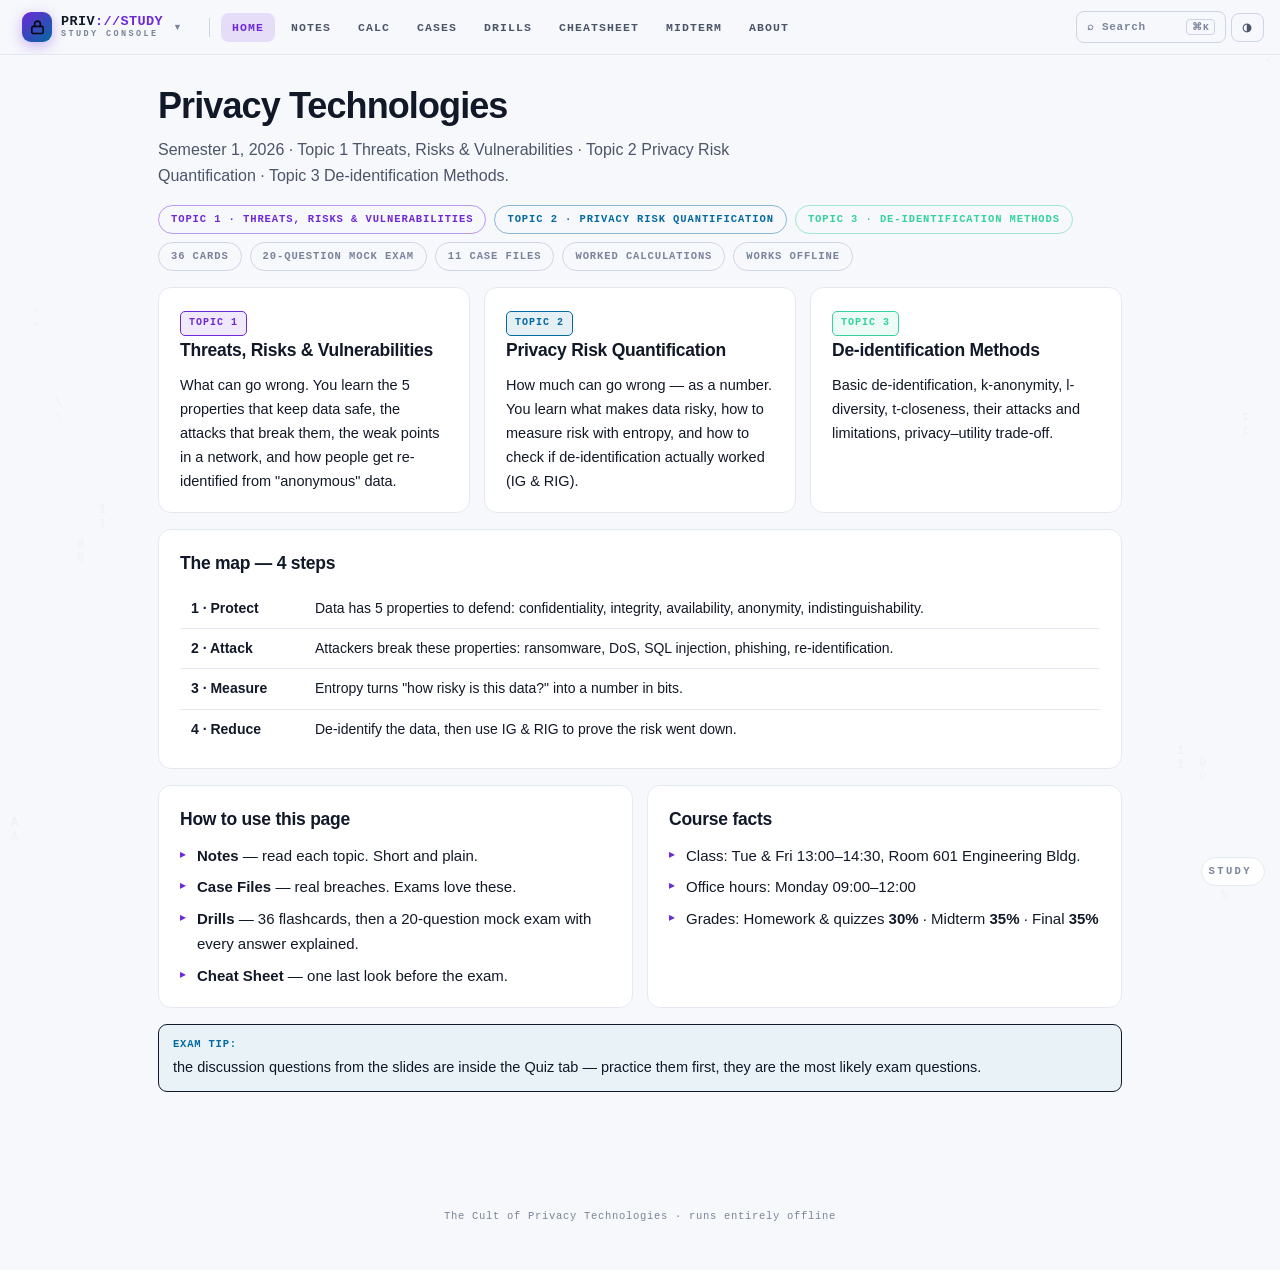
<file: index.v2.html>
<!DOCTYPE html>
<html lang="en" class="dark">
<head>
<meta charset="UTF-8">
<meta name="viewport" content="width=device-width, initial-scale=1.0">
<script src="https://zann208.github.io/study/shared/v2/theme-init.js"></script>
<title>PRIV // Privacy Console</title>
<meta name="description" content="Offline study console for The Cult of Privacy Technologies — threats, risk quantification, real breach case files, flashcards and a mock exam.">
<meta name="theme-color" content="#0a0b12">
<style>
:root{
  --bg:#0a0b12; --bg2:#0e1019; --panel:#12151f; --panel2:#171b28; --panel3:#1d2233;
  --ink:#e9ecf6; --dim:#98a1bb; --faint:#66708c;
  --vi:#a78bfa; --vi2:#c4b5fd; --cy:#38bdf8; --gr:#34d399; --am:#fbbf24; --rd:#fb7185;
  --line:#1d2233; --line2:#2b3350;
  --mono:"SF Mono",ui-monospace,"JetBrains Mono",Menlo,Consolas,monospace;
  --sans:-apple-system,BlinkMacSystemFont,"Segoe UI",Roboto,Helvetica,Arial,sans-serif;
  --shadow:0 18px 44px rgba(0,0,0,.42);
}
html:not(.dark){
  --bg:#f7f8fc; --bg2:#eef1f8; --panel:#ffffff; --panel2:#f6f8fc; --panel3:#eef2f9;
  --ink:#131725; --ink:#111827; --dim:#4b5568; --faint:#79839a;
  --vi:#6d28d9; --vi2:#5b21b6; --cy:#0369a1; --gr:#047857; --am:#b45309; --rd:#be123c;
  --line:#e4e8f1; --line2:#cdd4e3;
  --shadow:0 18px 44px rgba(15,23,42,.12);
}
*{box-sizing:border-box;margin:0;padding:0}
html{background:var(--bg);scroll-behavior:smooth;-webkit-text-size-adjust:100%}
body{color:var(--ink);font-family:var(--sans);font-size:16px;line-height:1.65;-webkit-font-smoothing:antialiased;
  background:var(--bg);min-height:100vh;overflow-x:hidden}
a{color:var(--vi);text-decoration:none}
::selection{background:color-mix(in srgb,var(--vi) 32%,transparent)}
:focus-visible{outline:2px solid var(--vi);outline-offset:2px;border-radius:5px}
@media (prefers-reduced-motion:reduce){*{animation:none!important;transition:none!important;scroll-behavior:auto!important}}

/* ---------- live background ---------- */
#fx{position:fixed;inset:0;z-index:0;pointer-events:none;opacity:.5}
html:not(.dark) #fx{opacity:.3}
.shell{position:relative;z-index:1}

/* ---------- top bar ---------- */
#top{position:sticky;top:0;z-index:60;background:color-mix(in srgb,var(--bg) 88%,transparent);
  backdrop-filter:saturate(150%) blur(12px);border-bottom:1px solid var(--line)}
.navin{max-width:1440px;margin:0 auto;padding:9px 16px;display:flex;gap:5px;align-items:center;
  overflow:visible;flex-wrap:nowrap}
.navin>.tabbtn{flex:0 0 auto}
#csWrap{position:relative;flex:0 0 auto;margin-right:10px}
#logoBtn{display:flex;align-items:center;gap:9px;background:none;border:0;cursor:pointer;padding:3px 6px;
  border-radius:9px;color:inherit;font:inherit}
#logoBtn:hover{background:var(--panel2)}
.logomk{width:30px;height:30px;border-radius:9px;background:linear-gradient(140deg,var(--vi),var(--cy));
  display:flex;align-items:center;justify-content:center;flex:0 0 auto;box-shadow:0 4px 14px color-mix(in srgb,var(--vi) 34%,transparent)}
.logotx{display:flex;flex-direction:column;align-items:flex-start;line-height:1.05}
.logotx b{font-family:var(--mono);font-size:13.5px;letter-spacing:.4px;font-weight:800;white-space:nowrap}
.logotx b i{font-style:normal;color:var(--vi)}
.logotx span{font-family:var(--mono);font-size:8.5px;letter-spacing:2.4px;color:var(--faint);
  text-transform:uppercase;font-weight:700}
.caret{font-size:9px;color:var(--faint);margin-left:1px}
#csPop{position:absolute;top:calc(100% + 9px);left:0;width:340px;background:var(--panel);
  border:1px solid var(--line2);border-radius:14px;padding:7px;box-shadow:var(--shadow);display:none;z-index:80}
#csPop.on{display:block}
.cshead{font-family:var(--mono);font-size:9.5px;letter-spacing:2px;text-transform:uppercase;
  color:var(--faint);padding:8px 10px 6px;font-weight:700}
.csrow{display:flex;align-items:center;gap:11px;padding:9px 10px;border-radius:10px;color:inherit}
.csrow:hover{background:var(--panel2)}
.csmk{width:34px;height:34px;border-radius:9px;display:flex;align-items:center;justify-content:center;
  font-family:var(--mono);font-weight:800;font-size:10px;flex:0 0 auto;border:1px solid currentColor}
.csrow b{display:block;font-size:14px;font-weight:650;letter-spacing:-.1px}
.csrow span{display:block;font-family:var(--mono);font-size:10.5px;color:var(--faint);margin-top:1px}
.csgo{margin-left:auto;font-family:var(--mono);font-size:9.5px;font-weight:700;letter-spacing:.8px;
  color:var(--faint);border:1px solid var(--line2);border-radius:6px;padding:4px 8px;white-space:nowrap}
.csrow.here .csgo{color:var(--gr);border-color:var(--gr)}
.csfoot{border-top:1px solid var(--line);margin-top:5px;padding:8px 10px 4px;display:flex;gap:12px}
.csfoot a{font-family:var(--mono);font-size:10.5px;color:var(--faint)}
.csfoot a:hover{color:var(--vi)}
.navsep{width:1px;height:19px;background:var(--line2);margin:0 6px;flex:0 0 auto}
.tabbtn{background:none;border:0;color:var(--dim);font-family:var(--mono);font-size:11.5px;font-weight:700;
  letter-spacing:1.1px;padding:8px 11px;border-radius:8px;cursor:pointer;white-space:nowrap;transition:.14s}
.tabbtn:hover{color:var(--ink);background:var(--panel2)}
.tabbtn.on{color:var(--vi);background:color-mix(in srgb,var(--vi) 13%,transparent)}
.navsp{margin-left:auto}
.iconbtn{background:var(--panel2);border:1px solid var(--line2);color:var(--dim);border-radius:8px;
  padding:7px 10px;font-family:var(--mono);font-size:11px;font-weight:700;letter-spacing:.7px;cursor:pointer;
  white-space:nowrap;transition:.14s;flex:0 0 auto}
.iconbtn:hover{color:var(--ink);border-color:var(--vi)}
#searchBtn{display:flex;align-items:center;gap:7px;min-width:150px;color:var(--faint)}
#searchBtn kbd{margin-left:auto;font-family:var(--mono);font-size:9.5px;border:1px solid var(--line2);
  border-radius:4px;padding:1px 5px;color:var(--faint)}
@media(max-width:1080px){#searchBtn{min-width:0}#searchBtn .stxt,#searchBtn kbd{display:none}}
@media(max-width:900px){.navin{flex-wrap:wrap}.logotx span{display:none}}

/* ---------- context rail ---------- */
#rail{position:sticky;top:49px;z-index:50;background:color-mix(in srgb,var(--bg2) 92%,transparent);
  backdrop-filter:blur(10px);border-bottom:1px solid var(--line);display:none}
body.hasrail #rail{display:block}
.railin{max-width:1200px;margin:0 auto;padding:8px 16px;display:flex;gap:8px;align-items:center}
#railSel{flex:1;background:var(--panel);border:1px solid var(--line2);color:var(--ink);border-radius:8px;
  padding:7px 11px;font-family:var(--mono);font-size:12px;cursor:pointer}
.rbtn{background:var(--panel);border:1px solid var(--line2);color:var(--dim);border-radius:8px;
  padding:6px 11px;cursor:pointer;font-size:13px;font-family:var(--mono)}
.rbtn:hover:not(:disabled){color:var(--vi);border-color:var(--vi)}
.rbtn:disabled{opacity:.32;cursor:default}

/* ---------- layout ---------- */
.wrap{max-width:1000px;margin:0 auto;padding:30px 18px 90px}
.tab{display:none}
.tab.on{display:block;animation:fade .22s ease}
@keyframes fade{from{opacity:0;transform:translateY(5px)}to{opacity:1;transform:none}}
h1{font-size:clamp(25px,4.4vw,36px);font-weight:800;letter-spacing:-.9px;line-height:1.14}
.pre,.kicker{font-family:var(--mono);color:var(--vi);font-size:11px;display:block;letter-spacing:2.2px;
  margin-bottom:8px;font-weight:700;text-transform:uppercase}
h2.title{font-size:clamp(23px,4vw,32px);font-weight:800;letter-spacing:-.8px;line-height:1.16;margin-bottom:2px}
.lede,.lead{color:var(--dim);margin-top:11px;font-size:16px;max-width:660px}
h3{font-size:17.5px;font-weight:700;letter-spacing:-.25px}
h4{font-family:var(--mono);font-size:10.5px;letter-spacing:1.8px;text-transform:uppercase;color:var(--vi);
  margin-top:19px;margin-bottom:2px;font-weight:700}
p{margin-top:9px}
b,strong{font-weight:680;color:var(--ink)}

/* ---------- panels / cards ---------- */
.panel,.card,.item{background:var(--panel);border:1px solid var(--line);border-radius:13px;
  padding:19px 21px;margin-top:16px;position:relative;scroll-margin-top:118px}
.panel::before{content:"";position:absolute;top:-1px;left:18px;width:38px;height:2px;background:var(--vi);border-radius:2px}
.panel.pc::before{background:var(--cy)} .panel.pg::before{background:var(--gr)} .panel.pa::before{background:var(--am)}
.grid2{display:grid;grid-template-columns:repeat(auto-fit,minmax(270px,1fr));gap:14px;margin-top:16px}
.grid2 .card{margin-top:0}

/* ---------- badges / chips ---------- */
.badge{font-family:var(--mono);font-size:10px;letter-spacing:1px;text-transform:uppercase;padding:3px 8px;
  border-radius:5px;border:1px solid var(--line2);color:var(--faint);font-weight:700;display:inline-block}
.badge.b1,.badge.vi{color:var(--vi);border-color:var(--vi);background:color-mix(in srgb,var(--vi) 10%,transparent)}
.badge.b2,.badge.cy{color:var(--cy);border-color:var(--cy);background:color-mix(in srgb,var(--cy) 10%,transparent)}
.badge.bb{color:var(--rd);border-color:var(--rd);background:color-mix(in srgb,var(--rd) 10%,transparent)}
.badge.bw{color:var(--am);border-color:var(--am);background:color-mix(in srgb,var(--am) 10%,transparent)}
.badge.gr{color:var(--gr);border-color:var(--gr)}
.chiprow{display:flex;gap:8px;flex-wrap:wrap;margin-top:15px}
.chip{font-family:var(--mono);font-size:10.5px;letter-spacing:.9px;text-transform:uppercase;color:var(--faint);
  border:1px solid var(--line2);border-radius:20px;padding:5px 12px;font-weight:600}
.chip.c1{color:var(--vi);border-color:color-mix(in srgb,var(--vi) 45%,transparent)}
.chip.c2{color:var(--cy);border-color:color-mix(in srgb,var(--cy) 45%,transparent)}

/* ---------- tables ---------- */
table{width:100%;border-collapse:collapse;font-size:14px;margin-top:11px;display:table}
th,td{text-align:left;padding:8px 11px;border-bottom:1px solid var(--line);vertical-align:top}
th{font-family:var(--mono);font-size:10px;letter-spacing:1.3px;text-transform:uppercase;color:var(--vi);
  font-weight:700;background:color-mix(in srgb,var(--vi) 7%,transparent);border-bottom:1px solid var(--line2)}
tr:last-child td{border-bottom:0}
.tscroll{overflow-x:auto;margin-top:10px}
@media(max-width:640px){table{font-size:13px}th,td{padding:7px 8px}}

/* ---------- callouts ---------- */
.tip,.box{border-radius:9px;padding:11px 14px;margin-top:12px;font-size:14.5px;line-height:1.62}
.tip b:first-child,.box b:first-child{font-family:var(--mono);font-size:10.5px;letter-spacing:.8px;
  text-transform:uppercase;display:block;margin-bottom:3px}
.t-good,.box.rl{background:color-mix(in srgb,var(--gr) 9%,var(--panel));border:1px solid color-mix(in srgb,var(--gr) 28%,transparent)}
.t-good b:first-child,.box.rl b:first-child{color:var(--gr)}
.t-warn,.box.trap{background:color-mix(in srgb,var(--am) 10%,var(--panel));border:1px solid color-mix(in srgb,var(--am) 30%,transparent)}
.t-warn b:first-child,.box.trap b:first-child{color:var(--am)}
.t-info,.box.wild{background:color-mix(in srgb,var(--cy) 9%,var(--panel));border:1px solid color-mix(in srgb,var(--cy) 26%,transparent)}
.t-info b:first-child,.box.wild b:first-child{color:var(--cy)}
.lesson{background:color-mix(in srgb,var(--gr) 9%,var(--panel));border-left:2px solid var(--gr);
  border-radius:0 9px 9px 0;padding:10px 13px;margin-top:11px;font-size:14px}
.lesson b:first-child{color:var(--gr);font-family:var(--mono);font-size:10.5px;letter-spacing:.8px;text-transform:uppercase}

/* ---------- notes accordions ---------- */
.switch{display:flex;gap:7px;margin-top:16px;flex-wrap:wrap}
.sw{background:var(--panel);border:1px solid var(--line2);color:var(--dim);border-radius:9px;padding:9px 15px;
  font-family:var(--mono);font-size:12px;font-weight:700;letter-spacing:.4px;cursor:pointer;transition:.14s}
.sw:hover{color:var(--ink)}
.sw.on1{color:var(--vi);border-color:var(--vi);background:color-mix(in srgb,var(--vi) 12%,transparent)}
.sw.on2{color:var(--cy);border-color:var(--cy);background:color-mix(in srgb,var(--cy) 12%,transparent)}
details.note{background:var(--panel);border:1px solid var(--line);border-radius:12px;margin-top:11px;
  overflow:hidden;scroll-margin-top:118px}
details.note[open]{border-color:var(--line2)}
details.note>summary{cursor:pointer;padding:13px 16px;font-size:16px;font-weight:650;letter-spacing:-.2px;
  display:flex;align-items:center;gap:11px;user-select:none;list-style:none}
details.note>summary::-webkit-details-marker{display:none}
details.note>summary::after{content:"+";margin-left:auto;font-family:var(--mono);font-size:17px;
  color:var(--faint);font-weight:400;transition:.16s}
details.note[open]>summary::after{content:"−";color:var(--vi)}
details.note>summary:hover{background:var(--panel2)}
.num{width:25px;height:25px;border-radius:7px;display:inline-flex;align-items:center;justify-content:center;
  font-family:var(--mono);font-size:12px;font-weight:800;flex:0 0 auto}
.n1{background:color-mix(in srgb,var(--vi) 17%,transparent);color:var(--vi);border:1px solid color-mix(in srgb,var(--vi) 42%,transparent)}
.n2{background:color-mix(in srgb,var(--cy) 17%,transparent);color:var(--cy);border:1px solid color-mix(in srgb,var(--cy) 42%,transparent)}
details.note>.body{padding:2px 16px 16px;border-top:1px solid var(--line);font-size:15px}
details.note>.body>p:first-child{margin-top:12px}

/* ---------- misc content ---------- */
.mini{font-size:13px;color:var(--faint);display:inline-block}
p.mini,.sub2{font-size:13px;color:var(--faint);margin-top:7px;display:block}
.formula{font-family:var(--mono);font-size:14px;background:var(--panel3);border:1px solid var(--line2);
  border-left:2px solid var(--vi);border-radius:0 9px 9px 0;padding:13px 15px;margin-top:12px;
  color:var(--vi2);line-height:1.85;overflow-x:auto}
.kbd,code{font-family:var(--mono);font-size:.88em;background:var(--panel3);color:var(--vi);
  padding:1px 6px;border-radius:4px;border:1px solid var(--line)}
ul.clean{list-style:none;margin-top:10px}
ul.clean li{position:relative;padding-left:17px;margin-top:7px;font-size:15px}
ul.clean li::before{content:"▸";position:absolute;left:0;color:var(--vi);font-size:12px;top:1px}
ul:not(.clean){margin:9px 0 0 19px}
ul:not(.clean) li{margin-top:6px}
ol{margin:9px 0 0 21px}
ol li{margin-top:7px}
ol li::marker{font-family:var(--mono);color:var(--vi);font-size:12.5px}

/* ---------- case files ---------- */
.cases{display:grid;grid-template-columns:repeat(auto-fit,minmax(310px,1fr));gap:14px;margin-top:17px}
.case{background:var(--panel);border:1px solid var(--line);border-left:2px solid var(--rd);
  border-radius:0 13px 13px 0;padding:16px 18px;scroll-margin-top:118px}
.case .top{display:flex;align-items:baseline;gap:10px;margin-bottom:9px}
.case .top h3{font-size:16.5px;flex:1}
.case .yr{font-family:var(--mono);font-size:11px;color:var(--faint);font-weight:700;
  border:1px solid var(--line2);border-radius:5px;padding:2px 7px}
.case p{font-size:14.5px;margin-top:9px}

/* ---------- entropy lab ---------- */
.lab{background:var(--panel3);border:1px solid var(--line2);border-radius:11px;padding:15px 17px;margin-top:14px}
.lab>b:first-child{font-family:var(--mono);font-size:11px;letter-spacing:1px;text-transform:uppercase;
  color:var(--vi);display:block;margin-bottom:9px}
.lab input[type=range]{width:100%;margin-top:10px;accent-color:var(--vi);cursor:pointer}
.readout{display:flex;justify-content:space-between;gap:12px;flex-wrap:wrap;margin-top:11px;
  font-family:var(--mono);font-size:13px;color:var(--dim)}
.readout b{color:var(--vi)}
.hbar{height:9px;background:var(--panel);border:1px solid var(--line2);border-radius:6px;margin-top:10px;overflow:hidden}
.hbar>div{height:100%;background:linear-gradient(90deg,var(--vi),var(--cy));transition:width .12s}

/* ---------- flashcards ---------- */
.fc-controls{display:flex;gap:8px;flex-wrap:wrap;margin-top:16px;align-items:center}
.btn{background:var(--panel);border:1px solid var(--line2);color:var(--dim);border-radius:9px;
  padding:8px 14px;font-family:var(--mono);font-size:12px;font-weight:700;cursor:pointer;transition:.14s}
.btn:hover{color:var(--ink);border-color:var(--vi)}
.btn.primary{color:var(--vi);border-color:var(--vi);background:color-mix(in srgb,var(--vi) 12%,transparent)}
.fc-stage{margin-top:16px}
.fc{position:relative;min-height:230px;perspective:1400px;cursor:pointer}
.fc .face{position:absolute;inset:0;backface-visibility:hidden;background:var(--panel);
  border:1px solid var(--line2);border-radius:14px;padding:26px;display:flex;flex-direction:column;
  align-items:center;justify-content:center;text-align:center;transition:transform .42s cubic-bezier(.4,.2,.2,1)}
.fc .front{transform:rotateY(0)}
.fc .back{transform:rotateY(180deg);background:var(--panel2);border-color:var(--vi)}
.fc.flip .front{transform:rotateY(-180deg)}
.fc.flip .back{transform:rotateY(0)}
.fc .tag{position:absolute;top:14px;left:14px}
.fc .q{font-size:19px;font-weight:650;letter-spacing:-.3px;max-width:600px}
.fc .a{font-size:16px;color:var(--dim);max-width:620px;line-height:1.7}
.fc .hint{position:absolute;bottom:13px;font-family:var(--mono);font-size:10px;letter-spacing:1.4px;
  text-transform:uppercase;color:var(--faint)}
.fc-nav{display:flex;gap:8px;justify-content:center;align-items:center;margin-top:14px;flex-wrap:wrap}
.fc-count{font-family:var(--mono);font-size:12px;color:var(--faint);min-width:66px;text-align:center}
.fc-score{text-align:center;margin-top:11px;font-family:var(--mono);font-size:12px;color:var(--faint)}
.fc-score .g{color:var(--gr)} .fc-score .r{color:var(--am)}

/* ---------- quiz ---------- */
.qbar{height:4px;background:var(--panel3);border-radius:3px;overflow:hidden;margin-top:16px}
.qbar>div{height:100%;background:linear-gradient(90deg,var(--vi),var(--cy));transition:width .3s}
.qmeta{display:flex;justify-content:space-between;font-family:var(--mono);font-size:11.5px;
  color:var(--faint);margin-top:9px;letter-spacing:.5px}
.qcard{background:var(--panel);border:1px solid var(--line);border-radius:13px;padding:20px 22px;margin-top:11px}
.qcard h3{font-size:17.5px;line-height:1.5;margin-bottom:14px;font-weight:650}
.opt{display:flex;align-items:flex-start;gap:11px;width:100%;text-align:left;background:var(--panel2);
  border:1px solid var(--line2);color:var(--ink);border-radius:10px;padding:12px 14px;margin-top:8px;
  cursor:pointer;font-size:15px;font-family:inherit;line-height:1.5;transition:.13s}
.opt:hover{border-color:var(--vi)}
.opt .mark{width:17px;height:17px;border-radius:5px;border:1.5px solid var(--line2);flex:0 0 auto;margin-top:2px}
.opt.sel{border-color:var(--vi)} .opt.sel .mark{background:var(--vi);border-color:var(--vi)}
.opt.ok{border-color:var(--gr);background:color-mix(in srgb,var(--gr) 12%,var(--panel2))}
.opt.ok .mark{background:var(--gr);border-color:var(--gr)}
.opt.no{border-color:var(--rd);background:color-mix(in srgb,var(--rd) 12%,var(--panel2))}
.opt.no .mark{background:var(--rd);border-color:var(--rd)}
.opt.dim{opacity:.44}
.expl{display:none} .expl.show{display:block}
.qactions{display:flex;gap:9px;margin-top:15px}
.qresult{text-align:center}
.qresult .big{font-family:var(--mono);font-size:44px;font-weight:800;color:var(--vi);margin:6px 0}
.review-item{text-align:left;font-size:13.5px;padding:7px 11px;border-radius:8px;margin-top:6px;
  border:1px solid var(--line);background:var(--panel2)}
.review-item.good{border-color:color-mix(in srgb,var(--gr) 40%,transparent);color:var(--gr)}
.review-item.bad{border-color:color-mix(in srgb,var(--rd) 40%,transparent);color:var(--rd)}

/* ---------- cheat sheet ---------- */
.cheat h3{margin-top:24px;display:flex;align-items:center;gap:9px;font-size:16.5px}
.cheat .card{margin-top:10px;padding:15px 17px}

/* ---------- command palette ---------- */
#pal{position:fixed;inset:0;z-index:200;background:rgba(3,5,12,.68);backdrop-filter:blur(5px);
  display:none;align-items:flex-start;justify-content:center;padding:11vh 18px}
#pal.on{display:flex}
.palbox{width:100%;max-width:620px;background:var(--panel);border:1px solid var(--line2);border-radius:15px;
  box-shadow:var(--shadow);overflow:hidden}
#palIn{width:100%;background:none;border:0;border-bottom:1px solid var(--line);color:var(--ink);
  padding:16px 19px;font-size:16px;font-family:inherit;outline:0}
#palList{max-height:400px;overflow-y:auto;padding:7px}
.palit{display:flex;align-items:center;gap:11px;padding:9px 12px;border-radius:9px;cursor:pointer}
.palit.sel,.palit:hover{background:var(--panel2)}
.palit .pk{font-family:var(--mono);font-size:9.5px;font-weight:800;letter-spacing:.6px;color:var(--vi);
  border:1px solid color-mix(in srgb,var(--vi) 45%,transparent);border-radius:5px;padding:2px 6px;flex:0 0 auto;min-width:46px;text-align:center}
.palit b{font-size:14.5px;font-weight:600;display:block}
.palit span{font-size:12px;color:var(--faint);display:block}
.palempty{padding:22px;text-align:center;color:var(--faint);font-size:14px}

/* ---------- watermark + footer ---------- */
#wm{position:fixed;right:15px;bottom:14px;z-index:40;display:flex;align-items:center;gap:7px;
  font-family:var(--mono);font-size:10.5px;letter-spacing:2.4px;font-weight:800;color:var(--faint);
  background:color-mix(in srgb,var(--panel) 82%,transparent);border:1px solid var(--line);
  border-radius:20px;padding:5px 12px 5px 6px;pointer-events:none;backdrop-filter:blur(6px)}
#wm i{width:19px;height:19px;border-radius:50%;background:linear-gradient(140deg,var(--vi),var(--cy));
  display:flex;align-items:center;justify-content:center;font-style:normal;font-size:9.5px;color:#0a0b12;font-weight:900}
@media(max-width:620px){#wm{display:none}}
.footer{text-align:center;color:var(--faint);font-family:var(--mono);font-size:10.5px;
  padding:26px 0 46px;letter-spacing:.7px}
.skip{position:absolute;left:-9999px;top:0;background:var(--vi);color:#0a0b12;padding:9px 15px;
  border-radius:0 0 8px 0;font-weight:700;z-index:300}
.skip:focus{left:0}
.kv{display:flex;gap:11px;padding:9px 0;border-bottom:1px solid var(--line);font-size:14.5px}
.kv:last-child{border-bottom:0}
.kv b{font-family:var(--mono);font-size:10.5px;letter-spacing:1.2px;text-transform:uppercase;
  color:var(--faint);min-width:118px;padding-top:3px}
@media(max-width:560px){.kv{flex-direction:column;gap:2px}}
</style>
<link rel="stylesheet" href="https://zann208.github.io/study/shared/v2/study-system.css?v=20260911-width1">
<link rel="stylesheet" href="https://zann208.github.io/study/shared/v2/legacy-console.css">
<link rel="stylesheet" href="./study-console-adapter.css">
<link rel="stylesheet" href="https://zann208.github.io/study/shared/v2/reading.css?v=20260910-layout2">
</head>
<body data-study-console="privacy" data-console-id="privacy" data-console-name="Privacy & Information Security">
<a class="skip" href="#main">Skip to content</a>
<canvas id="fx"></canvas>
<div class="shell">

<header id="top">
 <div class="navin">
  <div id="csWrap">
    <button id="logoBtn" aria-haspopup="true" aria-expanded="false" title="Switch course">
      <span class="logomk"><svg width="17" height="17" viewBox="0 0 24 24" fill="none" stroke="#0a0b12" stroke-width="2.4" stroke-linecap="round" stroke-linejoin="round"><rect x="4" y="10.5" width="16" height="10" rx="2.2"/><path d="M8 10.5V7a4 4 0 0 1 8 0v3.5"/></svg></span>
      <span class="logotx"><b>PRIV<i>://STUDY</i></b><span>study console</span></span>
      <span class="caret">▼</span>
    </button>
    <div id="csPop" role="menu">
      <div class="cshead">// switch course</div>
      <a class="csrow" href="https://zann208.github.io/study/"><span class="csmk" style="color:var(--gr)">ALL</span><span style="flex:1"><b>All courses</b><span>semester overview</span></span><span class="csgo">HOME ↗</span></a>
      <a class="csrow" href="https://zann208.github.io/netdes/"><span class="csmk" style="color:#22d3ee">NET</span><span style="flex:1"><b>Network Design</b><span>Switching &amp; routing</span></span><span class="csgo">OPEN ↗</span></a>
      <a class="csrow" href="https://zann208.github.io/wnet/"><span class="csmk" style="color:#38bdf8">WLN</span><span style="flex:1"><b>Wireless Networks</b><span>Wireless engineering</span></span><span class="csgo">OPEN ↗</span></a>
      <a class="csrow" href="https://zann208.github.io/algo/"><span class="csmk" style="color:#f0b429">ALG</span><span style="flex:1"><b>Algorithms for iSNE</b><span>Algorithms &amp; data structures</span></span><span class="csgo">OPEN ↗</span></a>
      <a class="csrow here" id="csSelf" href="#"><span class="csmk" style="color:var(--vi)">PRV</span><span style="flex:1"><b>Privacy Technologies</b><span>Privacy &amp; security</span></span><span class="csgo">HERE</span></a>
      <a class="csrow" href="https://zann208.github.io/os/"><span class="csmk" style="color:#34d399">OS</span><span style="flex:1"><b>Operating Systems</b><span>Systems &amp; scheduling</span></span><span class="csgo">OPEN &#8599;</span></a>
      <div class="csfoot"><a href="https://zann208.github.io" target="_blank" rel="noopener">portfolio ↗</a><a href="https://github.com/Zann208" target="_blank" rel="noopener">github ↗</a></div>
    </div>
  </div>
  <span class="navsep"></span>
  <button class="tabbtn on" data-tab="home">HOME</button>
  <button class="tabbtn" data-tab="notes">NOTES</button>
  <button class="tabbtn" data-tab="calc">CALC</button>
  <button class="tabbtn" data-tab="cases">CASES</button>
  <button class="tabbtn" data-tab="drills">DRILLS</button>
  <button class="tabbtn" data-tab="cheat">CHEATSHEET</button>
  <button class="tabbtn" data-tab="author">ABOUT</button>
  <span class="navsp"></span>
  <button class="iconbtn" id="searchBtn"><span>⌕</span><span class="stxt">Search</span><kbd>⌘K</kbd></button>
  <button class="iconbtn" id="themeBtn" title="Light / dark">◑</button>
 </div>
</header>

<div id="rail">
 <div class="railin">
  <button class="rbtn" id="rPrev" title="Previous">‹</button>
  <select id="railSel" aria-label="Jump to section"></select>
  <button class="rbtn" id="rNext" title="Next">›</button>
  <button class="rbtn" id="rTop" title="Back to top">↑ TOP</button>
 </div>
</div>

<main id="main">

<!-- ============ HOME ============ -->
<section class="tab on" id="home"><div class="wrap">
  <h1><span class="pre">// THE CULT OF PRIVACY TECHNOLOGIES</span>Two topics. Everything you need.</h1>
  <p class="lede">Semester 1, 2026 · Chiang Mai University. What can go wrong with personal data, and how to put a number on it. Written in plain words, with the real breaches the exam keeps coming back to.</p>
  <div class="chiprow">
    <span class="chip c1">Topic 1 · Threats, Risks &amp; Vulnerabilities</span>
    <span class="chip c2">Topic 2 · Privacy Risk Quantification</span>
    <span class="chip">36 cards</span>
    <span class="chip">20-question mock exam</span>
    <span class="chip">11 case files</span>
    <span class="chip">worked calculations</span>
    <span class="chip">works offline</span>
  </div>

<div class="grid2">
    <div class="card">
      <span class="badge b1">Topic 1</span>
      <h3 style="margin-bottom:8px;">Threats, Risks &amp; Vulnerabilities</h3>
      <p style="font-size:14.5px;">What can go wrong. You learn the 5 properties that keep data safe, the attacks that break them, the weak points in a network, and how people get re-identified from "anonymous" data.</p>
    </div>
    <div class="card">
      <span class="badge b2">Topic 2</span>
      <h3 style="margin-bottom:8px;">Privacy Risk Quantification</h3>
      <p style="font-size:14.5px;">How much can go wrong — as a number. You learn what makes data risky, how to measure risk with entropy, and how to check if de-identification actually worked (IG &amp; RIG).</p>
    </div>
  </div>

  <div class="card" style="margin-top:16px;">
    <h3 style="margin-bottom:10px;">The map — 4 steps</h3>
    <table>
      <tr><td><b>1 · Protect</b></td><td>Data has 5 properties to defend: confidentiality, integrity, availability, anonymity, indistinguishability.</td></tr>
      <tr><td><b>2 · Attack</b></td><td>Attackers break these properties: ransomware, DoS, SQL injection, phishing, re-identification.</td></tr>
      <tr><td><b>3 · Measure</b></td><td>Entropy turns "how risky is this data?" into a number in bits.</td></tr>
      <tr><td><b>4 · Reduce</b></td><td>De-identify the data, then use IG &amp; RIG to prove the risk went down.</td></tr>
    </table>
  </div>

  <div class="grid2" style="margin-top:16px;">
    <div class="card">
      <h3 style="margin-bottom:10px;">How to use this page</h3>
      <ul class="clean" style="font-size:14.5px;">
        <li><b>Notes</b> — read each topic. Short and plain.</li>
        <li><b>Case Files</b> — real breaches. Exams love these.</li>
        <li><b>Drills</b> — 36 flashcards, then a 20-question mock exam with every answer explained.</li>
        <li><b>Cheat Sheet</b> — one last look before the exam.</li>
      </ul>
    </div>
    <div class="card">
      <h3 style="margin-bottom:10px;">Course facts</h3>
      <ul class="clean" style="font-size:14.5px;">
        <li>Class: Tue &amp; Fri 13:00–14:30, Room 601 Engineering Bldg.</li>
        <li>Office hours: Monday 09:00–12:00</li>
        <li>Grades: Homework &amp; quizzes <b>30%</b> · Midterm <b>35%</b> · Final <b>35%</b></li>
      </ul>
    </div>
  </div>

  <div class="tip t-info" style="margin-top:16px;"><b>Exam tip:</b> the discussion questions from the slides are inside the Quiz tab — practice them first, they are the most likely exam questions.</div>
</div></section>

<!-- ============ NOTES ============ -->
<section class="tab" id="notes"><div class="wrap">
  <h1><span class="pre">// LEARN</span>Notes</h1>
  <p class="lede">Pick a topic, open one box at a time. Every box is one idea, and every idea earns its place on the exam.</p>
<div class="switch">
    <button class="sw on1" id="swT1">Topic 1 · Threats &amp; Risks</button>
    <button class="sw" id="swT2">Topic 2 · Measuring Risk</button>
  </div>
  <div id="notesT1">

    <details class="note" open>
      <summary><span class="num n1">1</span> Security vs Privacy — the two big words</summary>
      <div class="body">
        <table>
          <tr><th>Data Security</th><th>Information Privacy</th></tr>
          <tr>
            <td>Protects data from being <b>stolen, changed, or destroyed</b>.<br><span class="mini">Tools: encryption, firewalls, access controls, authentication, regular updates.</span></td>
            <td>Controls <b>who can see</b> personal info and <b>how it is used</b>.<br><span class="mini">Covers: names, addresses, money and health info.</span></td>
          </tr>
        </table>
        <p>Privacy also means: collect only what is needed, be open about it, and get consent. People should know how and why their data is collected.</p>
        <div class="tip t-good"><b>Memory trick:</b> Security = protecting the <b>data</b>. Privacy = protecting the <b>person</b> behind the data.</div>
      </div>
    </details>

    <details class="note">
      <summary><span class="num n1">2</span> The CIA triad — 3 security properties</summary>
      <div class="body">
        <table>
          <tr><th>Property</th><th>Simple meaning</th><th>Broken by</th></tr>
          <tr><td><b>C</b>onfidentiality</td><td>Only the right people can see the data.</td><td>Data breaches, ransomware (WannaCry), insiders selling secrets.</td></tr>
          <tr><td><b>I</b>ntegrity</td><td>The data has not been changed — you can trust it.</td><td>Hackers modifying data, phishing emails, fake news, misinformation.</td></tr>
          <tr><td><b>A</b>vailability</td><td>You can reach the data when you need it.</td><td>DoS attacks — flooding a server until it fails (GitHub 2018).</td></tr>
        </table>
        <p><b>DoS in one line:</b> the attacker sends more requests than the service can handle, so real users get locked out.</p>
      </div>
    </details>

    <details class="note">
      <summary><span class="num n1">3</span> The 2 privacy properties</summary>
      <div class="body">
        <table>
          <tr><th>Property</th><th>Simple meaning</th><th>Example</th></tr>
          <tr><td><b>Anonymity</b></td><td>An action cannot be linked to your real identity.</td><td>E-voting — nobody should learn who you voted for.</td></tr>
          <tr><td><b>Indistinguishability</b></td><td>You cannot be picked out of the crowd in a dataset.</td><td>AOL 2006 — people were picked out of "anonymous" search logs.</td></tr>
        </table>
        <div class="tip t-warn"><b>Exam favourite:</b> "Someone was re-identified from an anonymised dataset. Which property broke?" → <b>Indistinguishability</b>.</div>
      </div>
    </details>

    <details class="note">
      <summary><span class="num n1">4</span> How to protect each property</summary>
      <div class="body">
        <p>One defence per property. Know this mapping cold — it is a classic multi-choice question.</p>
        <table>
          <tr><th>Defence</th><th>Protects</th><th>How</th></tr>
          <tr><td><b>Encryption + access controls</b></td><td>Confidentiality</td><td>Only people with the key or access rights can read the data.</td></tr>
          <tr><td><b>Hashing + logs</b></td><td>Integrity</td><td>Compare hash values or check logs to spot any change. One changed character → totally different hash.</td></tr>
          <tr><td><b>Backups</b></td><td>Availability</td><td>If data is lost or locked, restore it from the backup.</td></tr>
          <tr><td><b>De-identification</b></td><td>Anonymity + Indistinguishability</td><td>Techniques like k-anonymity and differential privacy hide who is who.</td></tr>
        </table>
        <p><b>Hashing in one line:</b> a function that turns any value into a unique "digest" — change the input a tiny bit and the digest changes completely.</p>
      </div>
    </details>

    <details class="note">
      <summary><span class="num n1">5</span> Information systems &amp; the 3 states of data</summary>
      <div class="body">
        <p>An information system (IS) network = software + hardware + Internet + IoT devices + <b>users</b>, all sharing data. Data lives in 3 states:</p>
        <table>
          <tr><th>State</th><th>Meaning</th><th>Example</th></tr>
          <tr><td><b>At rest</b></td><td>Stored</td><td>Data sitting in a database.</td></tr>
          <tr><td><b>In transit</b></td><td>Moving</td><td>Data sent over the Internet.</td></tr>
          <tr><td><b>In use</b></td><td>Being processed</td><td>Data open in an app on your laptop.</td></tr>
        </table>
      </div>
    </details>

    <details class="note">
      <summary><span class="num n1">6</span> Weak points — 5 vulnerable components</summary>
      <div class="body">
        <table>
          <tr><th>Component</th><th>Main attack</th><th>Fix</th></tr>
          <tr><td><b>Modem / WiFi</b></td><td>OS exploit; man-in-the-middle (attacker sits between you and the other side, reads or changes traffic).</td><td>Keep OS updated, use a firewall, encrypt the WiFi network.</td></tr>
          <tr><td><b>Database</b></td><td>SQL injection — attacker types malicious SQL into an input box and the database runs it.</td><td>Encrypt stored data, de-identify shared data, access controls, monitoring.</td></tr>
          <tr><td><b>Computer</b></td><td>Malware, ransomware, OS exploits (WannaCry).</td><td>Antivirus, firewall, updates, backups.</td></tr>
          <tr><td><b>IoT devices</b></td><td>Default passwords, weak security → spying, botnets, entry point (casino fish tank).</td><td>Change default passwords, update firmware, encrypt communication.</td></tr>
          <tr><td><b>Humans</b></td><td>Social engineering &amp; phishing — tricking people into giving info. Plus malicious insiders (Snowden).</td><td>Security training, strong authentication, tech + vigilant people.</td></tr>
        </table>
        <p><b>Firewall in one line:</b> a barrier between your private network and the Internet — lets safe traffic in, keeps bad traffic out.</p>
        <div class="tip t-warn"><b>Why are humans the weak point?</b> Low awareness, easy to phish, weak passwords, click bad links — and insiders are trusted, so their damage is huge.</div>
      </div>
    </details>

    <details class="note">
      <summary><span class="num n1">7</span> Re-identification — 4 attack types</summary>
      <div class="body">
        <p><b>Re-identification</b> = working out who someone is from "anonymous" data, then learning more about them. It breaks anonymity, indistinguishability and confidentiality.</p>
        <table>
          <tr><th>Attack</th><th>Simple meaning</th><th>Example</th></tr>
          <tr><td><b>Inference</b></td><td>Learn or predict facts about a person from the data.</td><td>AOL: find one person's searches → read all their searches.</td></tr>
          <tr><td><b>Amplification</b></td><td>Link public data with anonymised data to learn new facts.</td><td>Match medical records to public social media profiles.</td></tr>
          <tr><td><b>Differencing</b></td><td>Compare two query results; the difference exposes one person.</td><td>Count diagnoses with target vs without → target's diagnosis.</td></tr>
          <tr><td><b>Reconstruction</b></td><td>Rebuild original data from aggregated or synthetic data.</td><td>Rebuild personal movement paths from aggregate mobility data.</td></tr>
        </table>
        <div class="tip t-good"><b>Memory trick — I·A·D·R:</b> "<b>I</b> <b>A</b>lways <b>D</b>iscover <b>R</b>ecords."</div>
      </div>
    </details>

    <details class="note">
      <summary><span class="num n1">8</span> Auxiliary knowledge — what attackers use</summary>
      <div class="body">
        <p>Re-identification usually needs extra knowledge on top of the dataset. Three kinds:</p>
        <table>
          <tr><th>Type</th><th>Meaning</th><th>Examples</th></tr>
          <tr><td><b>Unique identifiers</b></td><td>One value = one person.</td><td>Email, phone number, medical record number.</td></tr>
          <tr><td><b>Quasi-identifiers</b></td><td>Not unique alone — unique when <b>combined</b>.</td><td>Gender + date of birth + ZIP code.</td></tr>
          <tr><td><b>Background knowledge</b></td><td>Things the attacker already knows about the target.</td><td>"Only she visited the clinic that day."</td></tr>
        </table>
        <div class="tip t-info"><b>Key number:</b> ~<b>87%</b> of the US population can be uniquely identified from just <b>gender + date of birth + 5-digit ZIP</b> (Sweeney, 2000).</div>
        <p><b>Adversary</b> = any person, group, organisation or government that wants to cause harm through cyber activity (NIST).</p>
      </div>
    </details>

  </div>
  <div id="notesT2" style="display:none;">

    <details class="note" open>
      <summary><span class="num n2">1</span> What makes data risky — 4 key elements</summary>
      <div class="body">
        <table>
          <tr><th>Element</th><th>Simple meaning</th><th>Example</th></tr>
          <tr><td><b>Uniqueness</b></td><td>Rare values stand out → easy to re-identify.</td><td>"RareName" is rarer than "John" → higher risk.</td></tr>
          <tr><td><b>Uniformity</b></td><td>The same value repeating for one person across time → easy to infer.</td><td>Someone keeps searching the same illness → the illness is clearly theirs.</td></tr>
          <tr><td><b>Linkable tokens</b></td><td>Values holding personal info (PII) that can link to a person.</td><td>An email address left inside free-text feedback.</td></tr>
          <tr><td><b>Correlation</b></td><td>Knowing one attribute lets you guess another. Also links records <b>across datasets</b>.</td><td>Part-time job ↔ late-submission penalty.</td></tr>
        </table>
        <p><b>Direct identifiers (DIDs)</b> point at a person by themselves (name, email, phone). <b>Quasi-identifiers (QIDs)</b> only work in combination (birth date, gender, postcode).</p>
      </div>
    </details>

    <details class="note">
      <summary><span class="num n2">2</span> k-anonymity &amp; l-diversity — the two defence models</summary>
      <div class="body">
        <table>
          <tr><th>Model</th><th>Fights</th><th>Rule</th></tr>
          <tr><td><b>k-anonymity</b></td><td>Uniqueness</td><td>Every value (or combo of values) must appear in at least <b>k</b> records → each record hides among at least <b>k−1</b> look-alikes.</td></tr>
          <tr><td><b>l-diversity</b></td><td>Uniformity</td><td>Each group of similar records must hold at least <b>l different</b> sensitive values.</td></tr>
        </table>
        <p><b>k example:</b> k = 5 → at least 5 records share the value "RareName", so every record looks like at least 4 others. Harder (not impossible!) to single anyone out.</p>
        <p><b>l example:</b> a patient has 10 visits all saying "chest pain". With l = 3, the records must be changed so the group shows at least 3 values, e.g. "chest pain", "headache", "fever".</p>
      </div>
    </details>

    <details class="note">
      <summary><span class="num n2">3</span> Threat models — what does the attacker know?</summary>
      <div class="body">
        <p>A <b>threat model</b> describes the intent and capability (knowledge) of an adversary. More assumed knowledge → higher estimated risk.</p>
        <table>
          <tr><th>Threat model</th><th>The adversary knows…</th><th>Risk</th></tr>
          <tr><td><b>1 · Single attribute</b></td><td>One value about the target, e.g. their postcode.</td><td>Lowest</td></tr>
          <tr><td><b>2 · Combination of attributes</b></td><td>Several values, e.g. postcode + medical code.</td><td>Higher</td></tr>
          <tr><td><b>3 · Direct identifiers</b></td><td>No attributes — but can pull a direct identifier (like a phone number) out of the data and link it to external sources (phone directory, voter records).</td><td>High</td></tr>
        </table>
      </div>
    </details>

    <details class="note">
      <summary><span class="num n2">4</span> The privacy spectrum — 0.0 to 1.0</summary>
      <div class="body">
        <p>Risk is a scale, not a yes/no. Memorise the 5 marks:</p>
        <table>
          <tr><th>Value</th><th>Level</th><th>Meaning</th></tr>
          <tr><td><b>0.0</b></td><td>Absolute privacy</td><td>The adversary can learn nothing.</td></tr>
          <tr><td><b>0.25</b></td><td>Suspicion — low</td><td>Some risk, but low confidence.</td></tr>
          <tr><td><b>0.5</b></td><td>Suspicion — moderate</td><td>Data might be exposed; moderate confidence.</td></tr>
          <tr><td><b>0.75</b></td><td>Suspicion — high</td><td>High confidence, but not proved.</td></tr>
          <tr><td><b>1.0</b></td><td>Provably exposed</td><td>The adversary can provably re-identify or infer.</td></tr>
        </table>
        <p class="mini">To place a dataset on this scale we need a number → that is why we compute entropy, IG and RIG.</p>
      </div>
    </details>

    <details class="note">
      <summary><span class="num n2">5</span> Entropy — risk as a number</summary>
      <div class="body">
        <p><b>Entropy</b> (Shannon) measures the amount of information — the uncertainty — in a variable, in <b>bits</b>.</p>
        <div class="formula">H(X) = − Σ p(x) · log₂ p(x)</div>
        <p>In words: for each possible value, multiply its probability by the log₂ of that probability, add them all up, flip the sign.</p>
        <table>
          <tr><th>Coin example</th><th>Probabilities</th><th>Entropy</th></tr>
          <tr><td>Fair coin</td><td>0.5 / 0.5</td><td><b>1 bit</b> — maximum uncertainty</td></tr>
          <tr><td>Slightly unfair</td><td>0.6 / 0.4</td><td><b>0.971 bits</b></td></tr>
          <tr><td>Very unfair</td><td>0.8 / 0.2</td><td><b>0.722 bits</b></td></tr>
          <tr><td>Always heads</td><td>1.0 / 0.0</td><td><b>0 bits</b> — no new info, outcome already known</td></tr>
        </table>
        <div class="tip t-info"><b>How to read it in this course:</b> spread-out, unique values → high entropy → more information for the attacker → <b>higher re-identification risk</b>. One dominant value → low entropy → little to learn.</div>
        <div class="lab">
          <b>🎛 Entropy lab</b> — drag p(heads) and watch H(X):
          <input type="range" id="entSlider" min="0" max="100" value="50">
          <div class="readout">
            <span>p(heads) = <b id="entP">0.50</b> · p(tails) = <b id="entQ">0.50</b></span>
            <span style="font-size:20px;">H(X) = <b id="entH">1.000</b> bits</span>
          </div>
          <div class="hbar"><div id="entBar" style="width:100%;"></div></div>
          <p class="mini" style="margin-top:8px;">Notice: H peaks at 1 bit when p = 0.5 (50/50) and drops to 0 when the outcome is certain.</p>
        </div>
      </div>
    </details>

    <details class="note">
      <summary><span class="num n2">6</span> How to calculate entropy — the method, step by step</summary>
      <div class="body">
        <p>Alejandra's anonymised dataset has <b>10 records</b> with two attributes: a <b>postcode</b> and a <b>medical code</b>. The exam gives you a table like this and asks for the risk under each threat model. Here is the procedure that works every time.</p>

        <h4 style="margin-top:16px">The five steps</h4>
        <ol>
          <li><b>Read the threat model</b> — it tells you what the adversary knows, and that decides what counts as one "value". One attribute → the value is that attribute. Two attributes → the value is the <b>pair</b>.</li>
          <li><b>Group the records</b> by that value and count each group. The counts must add up to 10.</li>
          <li><b>Turn counts into probabilities:</b> p = count / total.</li>
          <li><b>Apply the formula</b> to every group and add up:</li>
        </ol>
        <div class="formula">H(X) = − Σ p(x) · log₂ p(x)</div>
        <ol start="5">
          <li><b>Check your answer</b> against the three tests below before you write it down.</li>
        </ol>

        <h4>The log₂ table — memorise this row</h4>
        <p>Every probability in this course is a tenth, so you only ever need nine values. Notice the pattern: <b>doubling p subtracts exactly 1</b> (0.1→0.2→0.4→0.8, and 0.3→0.6).</p>
        <div class="tscroll"><table>
          <tr><th>p</th><th>0.1</th><th>0.2</th><th>0.3</th><th>0.4</th><th>0.5</th><th>0.6</th><th>0.7</th><th>0.8</th><th>0.9</th></tr>
          <tr><td><b>log₂ p</b></td><td>−3.322</td><td>−2.322</td><td>−1.737</td><td>−1.322</td><td>−1.000</td><td>−0.737</td><td>−0.515</td><td>−0.322</td><td>−0.152</td></tr>
          <tr><td><b>−p·log₂ p</b></td><td>0.332</td><td>0.464</td><td>0.521</td><td>0.529</td><td>0.500</td><td>0.442</td><td>0.360</td><td>0.258</td><td>0.137</td></tr>
        </table></div>
        <p class="mini">The bottom row is the one you actually add up — it already has the minus sign folded in, so <b>H is just the sum of those numbers</b>. No sign errors.</p>

        <h4>Worked — TM 1, adversary knows the postcode</h4>
        <p>Group the 10 records by postcode: <b>2015</b> appears 3 times, <b>2016</b> 6 times, <b>2017</b> once.</p>
        <div class="formula">p = 0.3, 0.6, 0.1<br>H = 0.521 + 0.442 + 0.332 = <b>1.295 bits</b></div>
        <div class="tip t-info"><b>Note</b>2015, 2016 and 2017 are <b>postcodes</b>, not years. Do not let them trick you into reading the table as a timeline.</div>

        <h4>Worked — TM 2, adversary knows the medical code</h4>
        <p>Group by medical code: <b>A</b> 5 times, <b>B</b> 4 times, <b>C</b> once.</p>
        <div class="formula">p = 0.5, 0.4, 0.1<br>H = 0.500 + 0.529 + 0.332 = <b>1.361 bits</b></div>

        <h4>TM 3, adversary knows both</h4>
        <p>Now the value is the <b>pair</b> (postcode, medical code). Group the 10 records by pair, get each p, and sum the same way. Whatever pairs the data gives you, the answer must survive all three checks:</p>

        <div class="tip t-warn"><b>Correction — the printed TM 3 is wrong</b>
        The version of this example circulating with pairs <span class="kbd">(2015,A) 3 · (2016,A) 3 · (2016,B) 3 · (2017,C) 1</span> giving 1.895 bits <b>does not match the data</b>, and the lecturer has confirmed it is an error.
        <br><br>Add those pairs up by medical code and you get <b>A = 6, B = 3</b> — but TM 2 says <b>A = 5, B = 4</b>. The same ten records cannot be both. Use the real pairs from the slide and recompute with the method above; the arithmetic in TM 1 and TM 2 is correct and unaffected.</div>

        <h4>Three checks that catch almost every mistake</h4>
        <ol class="clean">
          <li><b>Probabilities sum to 1.</b> If your counts do not total 10, you grouped something wrong.</li>
          <li><b>Marginals must reproduce the single-attribute tables.</b> Collapse the joint pairs down to one attribute and you must get TM 1's counts back; collapse the other way and you must get TM 2's. <b>This is the check that catches the error above</b> — and the one worth doing in the exam, because it costs ten seconds.</li>
          <li><b>The joint can never be smaller than either part, and never bigger than their sum.</b>
          <div class="formula" style="margin-top:8px">max(H(X), H(Y)) ≤ H(X,Y) ≤ H(X) + H(Y)<br>1.361 ≤ H(TM3) ≤ 2.656</div>
          Adding an attribute can only keep the uncertainty the same or raise it — never lower it.</li>
        </ol>
        <p class="mini">Worth knowing: the bad 1.895 <i>does</i> sit inside those bounds, so check 3 alone would have passed it. Only check 2 exposes it. Do both.</p>

        <h4>What the example is teaching</h4>
        <ul class="clean">
          <li><b>TM 3 is always the riskiest.</b> Knowing two attributes gives the adversary the most information, because combined values are more unique than either alone. That conclusion holds no matter which pairs are correct.</li>
          <li><b>Combining attributes raises uniqueness</b>, and more unique → higher re-identification risk.</li>
          <li><b>TM 2 is slightly riskier than TM 1</b> — 1.361 against 1.295. Medical codes (0.5 / 0.4) sit closer to an even split than postcodes (0.3 / 0.6), and an even split carries the most uncertainty. More uncertainty → higher entropy → in this course, <b>less privacy</b>.</li>
        </ul>
      </div>
    </details>

    <details class="note">
      <summary><span class="num n2">7</span> Did de-identification work? — IG &amp; RIG</summary>
      <div class="body">
        <p>After de-identifying, prove the risk dropped. Two ways: compare entropy before vs after, or compute:</p>
        <table>
          <tr><th>Metric</th><th>Meaning</th><th>Reading</th></tr>
          <tr><td><b>IG</b> — Information Gain</td><td>How much of the original data X can be learned from the de-identified version Y.</td><td><b>Lower = safer.</b></td></tr>
          <tr><td><b>RIG</b> — Relative IG</td><td>IG scaled to 0.0–1.0 by dividing by H(X).</td><td>Comparable across datasets — matches the privacy spectrum.</td></tr>
        </table>
        <div class="formula">IG = H(X) − H(X|Y) &nbsp;&nbsp;&nbsp; RIG = IG / H(X)</div>
        <p><b>The encoding example:</b> names are encoded phonetically — "Peter" and "Pete" both become <span class="kbd">p360</span>, the Smith family becomes <span class="kbd">s530</span>. The adversary sees only the codes.</p>
        <div class="tip t-warn"><b>Slide figures under correction</b>The lecturer has confirmed an error in the printed numbers for this example. The leak is <b>1 bit</b> either way; what changes is the H(X) you divide by, so RIG comes out <b>0.50</b> or <b>0.67</b> depending on the record list. Both are worked line by line in the <b>Calc</b> tab, section 5 — take the corrected records to that table and read your answer off.</div>
        <div class="tip t-good"><b>Conclusion — the part that is not in doubt</b>A substantial share of the original information survives the encoding, so simple phonetic encoding is <b>weak de-identification</b>. It hides Peter from Pete and nothing else; a name appearing in only one record stays fully exposed.</div>
        <p class="mini">Use IG/RIG to compare de-identification methods (or settings of one method) and decide if the data is safe enough to share.</p>
      </div>
    </details>

  </div>
</div></section>

<!-- ============ CALC ============ -->
<section class="tab" id="calc"><div class="wrap">
  <h1><span class="pre">// SHOW YOUR WORKING</span>Calculations</h1>
  <p class="lede">Every number this course asks you to produce, with every line of working. The exam gives marks for the steps, not just the answer — so these are laid out the way you should write them on paper.</p>

  <div class="box wild"><b>The six things you can be asked to compute</b>
  <b>H(X)</b> entropy · <b>H(X,Y)</b> joint entropy · <b>H(X|Y)</b> conditional entropy · <b>IG</b> information gain · <b>RIG</b> relative information gain · <b>k</b> and <b>l</b> from a table. Everything else is reading a definition.</div>

  <details class="note" open>
    <summary><span class="num n2">1</span> The log₂ toolkit — no calculator needed</summary>
    <div class="body">
      <p>Every probability in this course is a small fraction, so you only ever need a handful of logs. Three tools cover all of it.</p>

      <h4>Tool 1 — powers of two are exact</h4>
      <div class="formula">log₂(1/2) = −1 &nbsp;·&nbsp; log₂(1/4) = −2 &nbsp;·&nbsp; log₂(1/8) = −3 &nbsp;·&nbsp; log₂(1/16) = −4</div>
      <p>Any probability that is 1 over a power of 2 gives a whole number. <b>If every group in your table has size 1/2, 1/4 or 1/8 of the total, you never need a decimal at all.</b></p>

      <h4>Tool 2 — the division rule</h4>
      <div class="formula">log₂(a/b) = log₂ a − log₂ b</div>
      <p>So log₂(3/10) = log₂3 − log₂10 = 1.585 − 3.322 = <b>−1.737</b>. Useful when the fraction is not a tenth.</p>

      <h4>Tool 3 — the tenths table</h4>
      <div class="tscroll"><table>
        <tr><th>p</th><th>0.1</th><th>0.2</th><th>0.3</th><th>0.4</th><th>0.5</th><th>0.6</th><th>0.7</th><th>0.8</th><th>0.9</th></tr>
        <tr><td><b>log₂ p</b></td><td>−3.322</td><td>−2.322</td><td>−1.737</td><td>−1.322</td><td>−1.000</td><td>−0.737</td><td>−0.515</td><td>−0.322</td><td>−0.152</td></tr>
        <tr><td><b>−p·log₂ p</b></td><td>0.332</td><td>0.464</td><td>0.521</td><td>0.529</td><td>0.500</td><td>0.442</td><td>0.360</td><td>0.258</td><td>0.137</td></tr>
      </table></div>
      <div class="tip t-good"><b>Use the bottom row</b>It already has the minus sign folded in, so <b>H is simply the sum of those numbers</b>. Adding positives is far harder to get wrong than juggling negatives.</div>
      <p class="mini">Memory aid: doubling p subtracts exactly 1 from log₂ p. 0.1 → 0.2 → 0.4 → 0.8 reads −3.322, −2.322, −1.322, −0.322. Same for 0.3 → 0.6.</p>
    </div>
  </details>

  <details class="note">
    <summary><span class="num n2">2</span> H(X) — entropy of one attribute</summary>
    <div class="body">
      <div class="formula">H(X) = − Σ p(x) · log₂ p(x)</div>
      <h4>Recipe</h4>
      <ol>
        <li>Group the records by the value of X. Count each group.</li>
        <li>p = count ÷ total.</li>
        <li>Look up −p·log₂p for each group.</li>
        <li>Add them. That sum <b>is</b> H(X). Units: <b>bits</b>.</li>
      </ol>

      <h4>Worked — Alejandra, TM 1 (postcode)</h4>
      <p>Ten records. Postcode 2015 appears 3 times, 2016 six times, 2017 once.</p>
      <div class="formula">p(2015) = 3/10 = 0.3 &nbsp;→&nbsp; 0.521<br>p(2016) = 6/10 = 0.6 &nbsp;→&nbsp; 0.442<br>p(2017) = 1/10 = 0.1 &nbsp;→&nbsp; 0.332<br>─────────────────────────<br>H(X) = 0.521 + 0.442 + 0.332 = <b>1.295 bits</b></div>

      <h4>Worked — Alejandra, TM 2 (medical code)</h4>
      <p>A appears 5 times, B four times, C once.</p>
      <div class="formula">0.5 → 0.500 &nbsp;·&nbsp; 0.4 → 0.529 &nbsp;·&nbsp; 0.1 → 0.332<br>H(X) = 0.500 + 0.529 + 0.332 = <b>1.361 bits</b></div>

      <div class="tip t-info"><b>Sanity range</b>H is <b>0</b> when one value is certain, and maximum at <b>log₂(number of distinct values)</b> when they are all equally likely. Three values → H can never exceed log₂3 = 1.585. Both answers above sit under it. ✓</div>
    </div>
  </details>

  <details class="note">
    <summary><span class="num n2">3</span> H(X,Y) — joint entropy of two attributes</summary>
    <div class="body">
      <p>When the adversary knows <b>both</b> attributes, one "value" is the <b>pair</b>. Nothing else about the method changes.</p>
      <div class="formula">H(X,Y) = − Σ p(x,y) · log₂ p(x,y)</div>
      <h4>Recipe</h4>
      <ol>
        <li>Write out the pair for every record: (postcode, medical code).</li>
        <li>Count identical pairs. These counts must still total the number of records.</li>
        <li>Same formula, same table, same sum.</li>
      </ol>
      <h4>Then run the two checks</h4>
      <ol class="clean">
        <li><b>Marginal check.</b> Add the pair counts down one attribute — you must recover the single-attribute counts exactly. Do it in both directions.</li>
        <li><b>Bound check.</b> <span class="kbd">max(H(X), H(Y)) ≤ H(X,Y) ≤ H(X) + H(Y)</span> — adding an attribute can only raise uncertainty or leave it unchanged, never lower it.</li>
      </ol>
      <div class="tip t-warn"><b>Known error in the circulated example</b>The TM 3 pairs <span class="kbd">(2015,A) 3 · (2016,A) 3 · (2016,B) 3 · (2017,C) 1</span> giving 1.895 bits <b>fail the marginal check</b> — they imply A = 6, B = 3, while TM 2 states A = 5, B = 4. The lecturer has confirmed this is a mistake. Note that 1.895 <i>passes</i> the bound check, so only the marginal check catches it. Recompute from the corrected pairs.</div>
    </div>
  </details>

  <details class="note">
    <summary><span class="num n2">4</span> H(X|Y) — conditional entropy, the one everyone skips</summary>
    <div class="body">
      <p>This is the step the IG formula depends on, and it is where marks are lost. <b>H(X|Y)</b> asks: once the adversary has seen the de-identified value Y, how much uncertainty about the real X is <b>left</b>?</p>
      <div class="formula">H(X|Y) = Σ p(y) · H(X | Y = y)</div>
      <p>In words: for each possible Y, work out the entropy of X <i>within that group only</i>, then average those, weighted by how common each Y is.</p>

      <h4>Recipe</h4>
      <ol>
        <li><b>Group the records by Y</b> — one group per de-identified value.</li>
        <li>For each group, find <b>p(y)</b> = group size ÷ total.</li>
        <li>Inside that group, look at the original X values and compute <b>H(X|Y=y)</b> using the ordinary entropy formula, but with probabilities <i>within the group</i>.</li>
        <li>Multiply each group's entropy by its p(y), and add.</li>
      </ol>
      <div class="tip t-good"><b>The shortcut worth knowing</b>If a group contains only <b>one</b> distinct original value, its entropy is <b>0</b> — that record is fully exposed and contributes nothing. Only mixed groups add uncertainty. This is often most of the work done in one glance.</div>

      <h4>Method 2 — the chain rule</h4>
      <div class="formula">H(X|Y) = H(X,Y) − H(Y)</div>
      <p>Use whichever is faster, and if you have time <b>use both</b> — they must agree, which makes it a free check on your own arithmetic.</p>
    </div>
  </details>

  <details class="note">
    <summary><span class="num n2">5</span> IG and RIG — worked end to end</summary>
    <div class="body">
      <div class="formula">IG = H(X) − H(X|Y) &nbsp;&nbsp;&nbsp;&nbsp; RIG = IG / H(X)</div>
      <p><b>IG</b> = how many bits about the original data the adversary gains by seeing the de-identified version. <b>Lower is safer.</b> <b>RIG</b> rescales it to 0–1 so it lines up with the privacy spectrum.</p>

      <div class="tip t-warn"><b>The slide's figures are under correction</b>The lecturer has confirmed an error in the printed encoding example. The <b>method below is unaffected</b> — but the final number depends entirely on <b>how many records carry each name</b>, so both readings are worked out here. Bring the corrected record list and you can read your answer straight off.</div>

      <p>The setup is the same in both: names are encoded phonetically, so <b>Peter</b> and <b>Pete</b> collapse to <span class="kbd">p360</span>, and the Smith family collapses to <span class="kbd">s530</span>.</p>

      <h4>Reading A — one name repeats: Smith, Smith, Peter, Pete</h4>
      <div class="tscroll"><table>
        <tr><th>#</th><th>X — real name</th><th>Y — code</th></tr>
        <tr><td class="mini">1</td><td>Smith</td><td class="kbd">s530</td></tr>
        <tr><td class="mini">2</td><td>Smith</td><td class="kbd">s530</td></tr>
        <tr><td class="mini">3</td><td>Peter</td><td class="kbd">p360</td></tr>
        <tr><td class="mini">4</td><td>Pete</td><td class="kbd">p360</td></tr>
      </table></div>
      <p><b>Step 1 — H(X).</b> Smith 2/4, Peter 1/4, Pete 1/4:</p>
      <div class="formula">H(X) = 0.5·1 + 0.25·2 + 0.25·2 = 0.5 + 0.5 + 0.5 = <b>1.5 bits</b></div>
      <p><b>Step 2 — H(X|Y).</b> Group by code and measure what is left inside each group:</p>
      <div class="tscroll"><table>
        <tr><th>Y</th><th>p(y)</th><th>X inside the group</th><th>H(X|Y=y)</th></tr>
        <tr><td class="kbd">s530</td><td>2/4 = 0.5</td><td>Smith, Smith — one value only</td><td><b>0</b> bits</td></tr>
        <tr><td class="kbd">p360</td><td>2/4 = 0.5</td><td>Peter, Pete — 50 / 50</td><td><b>1</b> bit</td></tr>
      </table></div>
      <div class="formula">H(X|Y) = 0.5 × 0 + 0.5 × 1 = <b>0.5 bits</b></div>
      <p><b>Step 3 — IG and RIG.</b></p>
      <div class="formula">IG&nbsp; = 1.5 − 0.5 = <b>1.0 bit</b><br>RIG = 1.0 / 1.5 = <b>0.67</b></div>

      <h4>Reading B — four distinct names: Peter, Pete, Smith, Smyth</h4>
      <p>Same two codes, but now every name is different, so nothing was repeated to begin with.</p>
      <p><b>Step 1 — H(X).</b> Four equally likely names, 1/4 each:</p>
      <div class="formula">H(X) = 4 × (0.25 × 2) = <b>2.0 bits</b></div>
      <p><b>Step 2 — H(X|Y).</b> Now <i>both</i> groups are mixed:</p>
      <div class="tscroll"><table>
        <tr><th>Y</th><th>p(y)</th><th>X inside the group</th><th>H(X|Y=y)</th></tr>
        <tr><td class="kbd">p360</td><td>2/4 = 0.5</td><td>Peter, Pete — 50 / 50</td><td><b>1</b> bit</td></tr>
        <tr><td class="kbd">s530</td><td>2/4 = 0.5</td><td>Smith, Smyth — 50 / 50</td><td><b>1</b> bit</td></tr>
      </table></div>
      <div class="formula">H(X|Y) = 0.5 × 1 + 0.5 × 1 = <b>1.0 bit</b></div>
      <p><b>Step 3 — IG and RIG.</b></p>
      <div class="formula">IG&nbsp; = 2.0 − 1.0 = <b>1.0 bit</b><br>RIG = 1.0 / 2.0 = <b>0.50</b></div>

      <h4>Why they differ — and which one the slide probably means</h4>
      <div class="tscroll"><table>
        <tr><th>Reading</th><th>H(X)</th><th>H(X|Y)</th><th>IG</th><th>RIG</th><th>Spectrum label</th></tr>
        <tr><td>A · Smith repeats</td><td>1.5</td><td>0.5</td><td>1.0</td><td><b>0.67</b></td><td>between moderate and high</td></tr>
        <tr><td>B · four distinct</td><td>2.0</td><td>1.0</td><td>1.0</td><td><b>0.50</b></td><td class="ok">exactly "moderate"</td></tr>
      </table></div>
      <div class="tip t-info"><b>The tell</b>Both readings leak the same <b>1 bit</b> — that part is stable. What changes is the baseline H(X) you divide by. The printed slide states <b>0.67</b> but describes the result as <b>"suspicion with moderate confidence"</b>, and moderate is the <b>0.50</b> mark on the spectrum. The number and its own label disagree, which is consistent with the error the lecturer flagged. Reading B is self-consistent; check the record list on the slide to confirm.</div>

      <h4>The last step is a sentence, not a number</h4>
      <p>Whichever value you get, the marks are in the interpretation:</p>
      <ul class="clean">
        <li><b>RIG = 0</b> → the de-identified data reveals nothing about the original. Perfect privacy.</li>
        <li><b>RIG = 0.5</b> → half the information survives. Suspicion with <b>moderate</b> confidence.</li>
        <li><b>RIG = 1</b> → everything survives. The de-identification did nothing at all.</li>
      </ul>
      <div class="tip t-good"><b>The point the example is making</b>Phonetic encoding is <b>weak de-identification</b>. It hides the difference between Peter and Pete, but it hides nothing else — and if a name appears in only one record, that record stays fully exposed. That conclusion holds under both readings.</div>
    </div>
  </details>

  <details class="note">
    <summary><span class="num n2">6</span> Reading k and l off a table</summary>
    <div class="body">
      <p>No formula here — it is a counting exercise, and the trick is knowing <i>what</i> to count.</p>
      <h4>Recipe</h4>
      <ol>
        <li>Identify the <b>QID columns</b> (the quasi-identifiers — gender, birth year, postcode). Ignore the sensitive column for now.</li>
        <li>Group rows that are <b>identical across all QID columns</b>. These groups are called equivalence classes.</li>
        <li><b>k = the size of the smallest group.</b></li>
        <li>Inside each group, count the <b>distinct sensitive values</b>. <b>l = the smallest of those counts.</b></li>
      </ol>

      <h4>Worked</h4>
      <div class="tscroll"><table>
        <tr><th>Gender</th><th>Born</th><th>Postcode</th><th>Diagnosis</th></tr>
        <tr><td>F</td><td>1985</td><td>50200</td><td>flu</td></tr>
        <tr><td>F</td><td>1985</td><td>50200</td><td>flu</td></tr>
        <tr><td>F</td><td>1985</td><td>50200</td><td>cough</td></tr>
        <tr><td>M</td><td>1990</td><td>50100</td><td>asthma</td></tr>
        <tr><td>M</td><td>1990</td><td>50100</td><td>flu</td></tr>
        <tr><td>M</td><td>1990</td><td>50100</td><td>asthma</td></tr>
      </table></div>
      <p>Two groups, three rows each. Group F has diagnoses {flu, cough} → 2 distinct. Group M has {asthma, flu} → 2 distinct.</p>
      <div class="formula">k = min(3, 3) = <b>3</b> &nbsp;→ the table is 3-anonymous<br>l = min(2, 2) = <b>2</b> &nbsp;→ the table is 2-diverse</div>
      <div class="tip t-warn"><b>The trap</b>k counts <b>rows per group</b>; l counts <b>distinct sensitive values inside a group</b>. Both are the <b>minimum</b> across groups — one bad group drags the whole table down. A table can be 5-anonymous and still 1-diverse, which leaks the diagnosis of everyone in that group.</div>
    </div>
  </details>

  <details class="note">
    <summary><span class="num n2">7</span> Exam checklist</summary>
    <div class="body">
      <ol class="clean">
        <li><b>State the formula before you use it.</b> It is usually worth a mark on its own.</li>
        <li><b>Show p for every group.</b> Write "3/10 = 0.3", not just 0.3.</li>
        <li><b>Keep 3 decimal places</b> through the working, round only at the end.</li>
        <li><b>Write the unit — bits.</b> Entropy, IG and joint entropy are all in bits. RIG has <b>no unit</b>; it is a ratio between 0 and 1.</li>
        <li><b>Check the probabilities sum to 1</b> before computing anything.</li>
        <li><b>Run the marginal check</b> on any joint table. Ten seconds, and it catches the error class the lecturer just confirmed.</li>
        <li><b>Sanity-check the size:</b> 0 ≤ H ≤ log₂(distinct values), and H(X,Y) ≥ max(H(X), H(Y)).</li>
        <li><b>Finish with a sentence.</b> "RIG = 0.50 → moderate risk, so this de-identification is too weak to publish." The interpretation is what the question is really testing.</li>
      </ol>
      <div class="tip t-good"><b>Most common lost marks</b>Forgetting the minus sign · using log₁₀ instead of log₂ · computing H(X|Y) as a plain average instead of weighting by p(y) · dividing RIG by H(Y) instead of H(X) · giving a number with no interpretation.</div>
    </div>
  </details>
</div></section>

<!-- ============ CASES ============ -->
<section class="tab" id="cases"><div class="wrap">
  <h1><span class="pre">// REAL WORLD</span>Case Files</h1>
  <p class="lede">Eleven breaches straight from the slides. For each one know three things: what happened, which property broke, and the lesson. Exam questions are usually one of those three.</p>
<div class="cases">

    <div class="case">
      <div class="top"><h3>📘 Facebook / Cambridge Analytica</h3><span class="yr">2018</span></div>
      <span><span class="badge bb">Data breach</span> <span class="badge bw">Third-party API</span></span>
      <p>50–90 million users exposed through a loophole in Facebook's API used by a third-party quiz app. Facebook knew about the issue as early as <b>2015</b> and did nothing.</p>
      <div class="lesson"><b>Lesson:</b> ignoring known flaws is expensive — Facebook paid a <b>$5 billion fine</b> for poor data protection.</div>
    </div>

    <div class="case">
      <div class="top"><h3>🦠 WannaCry ransomware</h3><span class="yr">2017</span></div>
      <span><span class="badge bb">Confidentiality</span> <span class="badge bb">Availability</span></span>
      <p>Infected <b>250,000+</b> computers in <b>150 countries</b> using a Windows vulnerability. Files were hijacked and encrypted; victims had to pay <b>$300 in bitcoin</b> for the key.</p>
      <div class="lesson"><b>Lesson:</b> unpatched systems are open doors — keep the OS updated, keep backups.</div>
    </div>

    <div class="case">
      <div class="top"><h3>⚡ GitHub DDoS</h3><span class="yr">2018</span></div>
      <span><span class="badge bb">Availability</span></span>
      <p>A flood from 1,000+ systems peaked at <b>1.35 terabits/second</b> — <b>126.9 million packets per second</b> — knocking GitHub offline and then intermittent for a short time.</p>
      <div class="lesson"><b>Lesson:</b> a DoS attack breaks <b>availability</b> — overwhelm the service, real users get locked out.</div>
    </div>

    <div class="case">
      <div class="top"><h3>🔎 AOL search logs</h3><span class="yr">2006</span></div>
      <span><span class="badge bb">Indistinguishability</span> <span class="badge bw">Inference attack</span></span>
      <p>AOL released "anonymised" search histories of <b>650,000 users</b> for research. People who searched their own name, SSN, phone or location were re-identified — exposing all their searches.</p>
      <div class="lesson"><b>Lesson:</b> removing names is not anonymisation. Searches themselves identify you.</div>
    </div>

    <div class="case">
      <div class="top"><h3>🎬 Netflix prize data</h3><span class="yr">2008</span></div>
      <span><span class="badge bw">Re-identification</span></span>
      <p>Anonymised movie ratings of <b>500,000 subscribers</b> were released for a contest. Researchers (Narayanan &amp; Shmatikov) re-identified people by linking ratings with public IMDb reviews.</p>
      <div class="lesson"><b>Lesson:</b> linking two datasets (an <b>amplification</b>-style attack) beats weak anonymisation.</div>
    </div>

    <div class="case">
      <div class="top"><h3>🏥 Massachusetts hospital data</h3><span class="yr">1997</span></div>
      <span><span class="badge bw">Quasi-identifiers</span></span>
      <p>Sweeney re-identified people (famously the state governor) in "anonymous" hospital discharge data by linking it with voter records using ZIP + birth date + gender.</p>
      <div class="lesson"><b>Lesson:</b> quasi-identifiers combine into a fingerprint — <b>~87%</b> of the US is unique on gender + DOB + ZIP.</div>
    </div>

    <div class="case">
      <div class="top"><h3>📡 Optus breach</h3><span class="yr">2022</span></div>
      <span><span class="badge bb">Confidentiality</span> <span class="badge bw">Insecure API</span></span>
      <p>An exposed API that required <b>no authentication</b> let attackers pull <b>10+ million</b> customer records — names, addresses, birth dates, passport and Medicare numbers. Data of 10,000 customers hit the dark web; a class action followed in 2023.</p>
      <div class="lesson"><b>Lesson:</b> every public endpoint must demand authentication. One open API = the whole database.</div>
    </div>

    <div class="case">
      <div class="top"><h3>🏥 Medibank breach</h3><span class="yr">2022</span></div>
      <span><span class="badge bb">Confidentiality</span> <span class="badge bw">Stolen credentials</span></span>
      <p>An employee's <b>stolen credentials</b> gave attackers access to <b>200GB</b> of data on <b>9.7 million</b> customers, including medical claims. APRA made Medibank set aside <b>$250 million</b>.</p>
      <div class="lesson"><b>Lesson:</b> one set of stolen credentials can open everything — use multi-factor authentication.</div>
    </div>

    <div class="case">
      <div class="top"><h3>🐠 Casino fish tank</h3><span class="yr">2017</span></div>
      <span><span class="badge bw">IoT entry point</span></span>
      <p>Hackers entered a casino's network through an Internet-connected <b>fish-tank thermometer</b>, then scanned for weaknesses and stole <b>10GB</b> of data.</p>
      <div class="lesson"><b>Lesson:</b> the weakest connected device sets your security level — even a thermometer.</div>
    </div>

    <div class="case">
      <div class="top"><h3>🕵️ Edward Snowden</h3><span class="yr">2013</span></div>
      <span><span class="badge bb">Insider threat</span></span>
      <p>An IT administrator at an NSA contractor downloaded thousands of top-secret files in May 2013 and released them to journalists in June 2013.</p>
      <div class="lesson"><b>Lesson:</b> insiders are trusted, so their damage is huge. Access control and monitoring matter inside too.</div>
    </div>

    <div class="case">
      <div class="top"><h3>📷 Nest camera</h3><span class="yr">—</span></div>
      <span><span class="badge bw">Default password</span></span>
      <p>A smart camera left on its <b>default password</b> can be taken over to spy on the owner and infer private information.</p>
      <div class="lesson"><b>Lesson:</b> never keep default passwords on IoT devices.</div>
    </div>

  </div>
</div></section>

<!-- ============ DRILLS ============ -->
<section class="tab" id="drills"><div class="wrap">
  <h1><span class="pre">// TRAINING</span>Drills</h1>
  <p class="lede">Thirty-six cards to make the definitions automatic, then a twenty-question mock exam that explains every answer — including the discussion questions lifted straight from the slides.</p>

  <div class="panel" id="flash">
    <h2 class="title" style="font-size:21px">Flashcards</h2>
    <p class="sub2">Click the card to flip it. Be honest — mark "Again" if you hesitated. Keyboard: <b>Space</b> flip · <b>←/→</b> move · <b>G</b> got it · <b>A</b> again.</p>
    <div class="fc-controls" id="fcFilters">
      <button class="btn primary" data-f="all">All</button>
      <button class="btn" data-f="t1">Topic 1</button>
      <button class="btn" data-f="t2">Topic 2</button>
      <button class="btn" id="fcShuffle" style="margin-left:auto">Shuffle</button>
    </div>
    <div class="fc-stage">
      <div class="fc" id="fcCard">
        <div class="face front"><span class="tag badge b1" id="fcTag">Topic 1</span><div class="q" id="fcQ"></div><span class="hint">click to flip</span></div>
        <div class="face back"><div class="a" id="fcA"></div><span class="hint">click to flip back</span></div>
      </div>
      <div class="fc-nav">
        <button class="btn" id="fcPrev">‹ Prev</button>
        <span class="fc-count" id="fcCount"></span>
        <button class="btn" id="fcNext">Next ›</button>
        <button class="btn" id="fcAgain" style="margin-left:10px">↻ Again</button>
        <button class="btn primary" id="fcKnow">✓ Got it</button>
      </div>
      <div class="fc-score" id="fcScore"></div>
    </div>
  </div>

  <div class="panel pc" id="quiz">
    <h2 class="title" style="font-size:21px">Mock exam</h2>
    <p class="sub2">Twenty questions. Single-answer ones grade the moment you click; multi-answer ones wait for Check.</p>
    <div id="quizShell" class="quiz-shell"></div>
  </div>
</div></section>

<!-- ============ CHEATSHEET ============ -->
<section class="tab" id="cheat"><div class="wrap">
  <h1><span class="pre">// LAST LOOK</span>Cheat Sheet</h1>
  <p class="lede">Everything squeezed onto one screen. This is the page to read in the ten minutes before you walk in.</p>
<div class="cheat">

    <h3><span class="badge b1">T1</span> The 5 properties</h3>
    <div class="card">
      <table>
        <tr><th>Property</th><th>Meaning</th><th>Broken by</th><th>Defended by</th></tr>
        <tr><td><b>Confidentiality</b></td><td>Only the right people see it</td><td>Breaches, ransomware, insiders</td><td>Encryption, access controls</td></tr>
        <tr><td><b>Integrity</b></td><td>Data not changed, trustworthy</td><td>Modified data, phishing, fake news</td><td>Hashing, logs</td></tr>
        <tr><td><b>Availability</b></td><td>Reachable when needed</td><td>DoS / DDoS</td><td>Backups</td></tr>
        <tr><td><b>Anonymity</b></td><td>Action can't be linked to you</td><td>Re-identification</td><td>De-identification</td></tr>
        <tr><td><b>Indistinguishability</b></td><td>Can't be picked from the crowd</td><td>Re-identification</td><td>De-identification (k-anonymity, differential privacy)</td></tr>
      </table>
    </div>

    <h3><span class="badge b1">T1</span> 4 re-identification attacks</h3>
    <div class="card">
      <table>
        <tr><td><b>Inference</b></td><td>Learn/predict facts about a person from the data (AOL).</td></tr>
        <tr><td><b>Amplification</b></td><td>Link public data + anonymised data → new facts.</td></tr>
        <tr><td><b>Differencing</b></td><td>Query with target vs without → difference exposes them.</td></tr>
        <tr><td><b>Reconstruction</b></td><td>Rebuild original data from aggregated/synthetic data.</td></tr>
      </table>
      <p class="mini">Fuel: unique identifiers · quasi-identifiers · background knowledge. Key stat: 87% of US unique on gender + DOB + 5-digit ZIP.</p>
    </div>

    <h3><span class="badge b1">T1</span> Component → attack → fix</h3>
    <div class="card">
      <table>
        <tr><td><b>Modem/WiFi</b></td><td>OS exploit, man-in-the-middle</td><td>Updates, firewall, encrypt WiFi</td></tr>
        <tr><td><b>Database</b></td><td>SQL injection</td><td>Encrypt, de-identify, monitor</td></tr>
        <tr><td><b>Computer</b></td><td>Malware, ransomware</td><td>Antivirus, updates, backups</td></tr>
        <tr><td><b>IoT</b></td><td>Default passwords, botnets</td><td>Change passwords, update, encrypt</td></tr>
        <tr><td><b>Humans</b></td><td>Phishing, social engineering, insiders</td><td>Training, strong authentication</td></tr>
      </table>
    </div>

    <h3><span class="badge b2">T2</span> 4 risky elements → defence models</h3>
    <div class="card">
      <table>
        <tr><td><b>Uniqueness</b></td><td>Rare values stand out (RareName vs John)</td><td>→ <b>k-anonymity</b>: each value combo shared by ≥ k records</td></tr>
        <tr><td><b>Uniformity</b></td><td>Repeated values reveal a person</td><td>→ <b>l-diversity</b>: ≥ l different sensitive values per group</td></tr>
        <tr><td><b>Linkable tokens</b></td><td>PII hiding in the data (emails in free text)</td><td>→ remove/mask direct identifiers</td></tr>
        <tr><td><b>Correlation</b></td><td>One attribute predicts another; links datasets</td><td>→ break correlations, perturb values</td></tr>
      </table>
    </div>

    <h3><span class="badge b2">T2</span> Threat models &amp; spectrum</h3>
    <div class="card">
      <table>
        <tr><td><b>Threat models</b></td><td>① single attribute &lt; ② combination of attributes · ③ direct identifiers extracted + linked externally. More knowledge = more risk.</td></tr>
        <tr><td><b>Privacy spectrum</b></td><td>0.0 absolute privacy · 0.25 low suspicion · 0.5 moderate · 0.75 high · 1.0 provably exposed</td></tr>
      </table>
    </div>

    <h3><span class="badge b2">T2</span> Formulas &amp; key numbers</h3>
    <div class="card">
      <div class="formula">H(X) = − Σ p(x)·log₂ p(x) &nbsp;&nbsp;·&nbsp;&nbsp; IG = H(X) − H(X|Y) &nbsp;&nbsp;·&nbsp;&nbsp; RIG = IG / H(X)</div>
      <table>
        <tr><td>Fair coin 0.5/0.5</td><td><b>1 bit</b> (max uncertainty)</td><td>Certain outcome 1.0/0.0</td><td><b>0 bits</b></td></tr>
        <tr><td>Coin 0.6/0.4</td><td><b>0.971 bits</b></td><td>Coin 0.8/0.2</td><td><b>0.722 bits</b></td></tr>
        <tr><td>Alejandra TM1 (postcode)</td><td><b>1.295 bits</b></td><td>TM2 (medical code)</td><td><b>1.361 bits</b></td></tr>
        <tr><td>TM3 (both attributes)</td><td><b>highest risk</b> — recompute from the pairs<br><span class="mini">printed 1.895 is a known error</span></td><td>Encoding example RIG</td><td><b>0.50 or 0.67</b><br><span class="mini">slide under correction — see Calc §5</span></td></tr>
      </table>
      <p class="mini">Read: higher entropy = more unique values = more info for the attacker = higher re-ID risk. Lower IG = better de-identification.</p>
    </div>

    <h3>📁 Cases in one line each</h3>
    <div class="card">
      <table>
        <tr><td><b>Facebook/CA '18</b></td><td>Quiz-app API loophole, 50–90M users, $5B fine</td></tr>
        <tr><td><b>WannaCry '17</b></td><td>Windows flaw, 250k PCs, 150 countries, $300 BTC ransom</td></tr>
        <tr><td><b>GitHub '18</b></td><td>DDoS 1.35 Tbps — availability down</td></tr>
        <tr><td><b>AOL '06</b></td><td>650k "anonymous" search logs → users re-identified</td></tr>
        <tr><td><b>Netflix '08</b></td><td>500k subscribers re-identified by linking with IMDb</td></tr>
        <tr><td><b>Massachusetts '97</b></td><td>Governor re-identified via ZIP+DOB+gender</td></tr>
        <tr><td><b>Optus '22</b></td><td>API with no authentication, 10M+ records</td></tr>
        <tr><td><b>Medibank '22</b></td><td>Stolen credentials, 200GB, 9.7M customers, $250M</td></tr>
        <tr><td><b>Casino '17</b></td><td>Fish-tank thermometer → 10GB stolen</td></tr>
        <tr><td><b>Snowden '13</b></td><td>Insider downloaded top-secret NSA files</td></tr>
      </table>
    </div>

    <h3>⚡ Last-minute answers</h3>
    <div class="card">
      <ul class="clean" style="font-size:14.5px;">
        <li>Ransomware → confidentiality broken (attacker controls the data) <i>and</i> availability (you lose access).</li>
        <li>Insider selling secrets → <b>confidentiality</b>.</li>
        <li>Re-identified from an anonymised dataset → <b>indistinguishability</b>.</li>
        <li>Integrity is preserved by <b>hashing + logs</b> (not encryption, not backups).</li>
        <li>Social networking, location, transaction and web-search data are <b>all</b> sensitive.</li>
        <li>k = 5 → every record looks like at least <b>4</b> others.</li>
        <li>3 states of data: at rest · in transit · in use.</li>
      </ul>
    </div>

  </div>
</div></section>

<!-- ============ AUTHOR ============ -->
<section class="tab" id="author"><div class="wrap">
  <h1><span class="pre">// ABOUT</span>Study Console</h1>
  <p class="lede">One of four course consoles I built for this semester. Same shell, same keyboard shortcuts, same offline-first rule — open the file and it works, with the Wi-Fi off.</p>


  <div class="panel pc">
    <h3>This course</h3>
    <div class="kv"><b>Title</b><span>The Cult of Privacy Technologies</span></div>
    <div class="kv"><b>Term</b><span>Semester 1, 2026</span></div>
    <div class="kv"><b>Class</b><span>Tue &amp; Fri 13:00–14:30 · Room 601, Engineering Building</span></div>
    <div class="kv"><b>Office hours</b><span>Monday 09:00–12:00</span></div>
    <div class="kv"><b>Assessment</b><span>Homework &amp; quizzes 30% · Midterm 35% · Final 35%</span></div>
  </div>

  <div class="box trap"><b>On the content</b>These notes are my own restatement of the course material, written for my own revision. Lecture slides and figures remain the property of the instructor and are not redistributed here.</div>

  <div class="panel pg">
    <h3>Built with</h3>
    <p>Vanilla HTML, CSS and JavaScript. No framework, no build step, no dependencies, no network calls — one file you can open from a USB stick. Progress, theme and your place in each section are stored in <code>localStorage</code> on your own device and nowhere else.</p>
  </div>
</div></section>

</main>
<div class="footer">The Cult of Privacy Technologies · runs entirely offline</div>
</div>

<div id="wm">STUDY</div>

<div id="pal" role="dialog" aria-modal="true" aria-label="Search">
  <div class="palbox">
    <input id="palIn" placeholder="Search notes, cases, cards, cheat sheet…" autocomplete="off">
    <div id="palList"></div>
  </div>
</div>

<script>
"use strict";
var $=function(id){return document.getElementById(id)};
function esc(s){return String(s).replace(/[&<>"]/g,function(c){return {'&':'&amp;','<':'&lt;','>':'&gt;','"':'&quot;'}[c]})}
function LSget(k,d){try{var v=localStorage.getItem(k);return v===null?d:v}catch(e){return d}}
function LSset(k,v){try{localStorage.setItem(k,v)}catch(e){}}

/* ================= THEME ================= */
function applyTheme(dark){
  document.documentElement.classList.toggle('dark',dark);
  var m=document.querySelector('meta[name=theme-color]');
  if(m) m.setAttribute('content',dark?'#0a0b12':'#f7f8fc');
  LSset('privTheme',dark?'dark':'light');
}
$('themeBtn').addEventListener('click',function(){
  applyTheme(!document.documentElement.classList.contains('dark'));
});
(function(){
  var s=LSget('privTheme',null);
  var prefers=window.matchMedia&&matchMedia('(prefers-color-scheme: dark)').matches;
  applyTheme(s?s==='dark':(prefers!==false));
})();

/* ================= COURSE SWITCHER ================= */
(function(){
  var b=$('logoBtn'),p=$('csPop');
  if(!b||!p)return;
  b.addEventListener('click',function(e){e.stopPropagation();
    var on=p.classList.toggle('on');b.setAttribute('aria-expanded',on?'true':'false');});
  p.addEventListener('click',function(e){e.stopPropagation()});
  document.addEventListener('click',function(){p.classList.remove('on');b.setAttribute('aria-expanded','false')});
  document.addEventListener('keydown',function(e){if(e.key==='Escape')p.classList.remove('on')});
  var s=$('csSelf');
  if(s)s.addEventListener('click',function(e){e.preventDefault();p.classList.remove('on');go('home')});
})();

/* ================= TABS ================= */
var TABS=['home','notes','calc','cases','drills','cheat','author'];
var scrollMem={};
function go(tab,noPush){
  var cur=document.querySelector('.tab.on');
  if(cur) scrollMem[cur.id]=window.scrollY;
  TABS.forEach(function(t){
    var el=$(t); if(el) el.classList.toggle('on',t===tab);
  });
  document.querySelectorAll('.tabbtn').forEach(function(b){
    b.classList.toggle('on',b.dataset.tab===tab);
  });
  document.body.classList.toggle('hasrail', tab==='notes'||tab==='calc'||tab==='cases'||tab==='cheat');
  buildRail(tab);
  LSset('privTab',tab);
  if(!noPush){
    var y=scrollMem[tab]||0;
    requestAnimationFrame(function(){window.scrollTo({top:y,behavior:'instant'})});
  }
}
document.querySelectorAll('.tabbtn').forEach(function(b){
  b.addEventListener('click',function(){go(b.dataset.tab)});
});

/* ================= CONTEXT RAIL ================= */
var railItems=[];
function anchorsFor(tab){
  var out=[];
  if(tab==='calc'){
    document.querySelectorAll('#calc details.note').forEach(function(d,i){
      if(!d.id) d.id='calc_'+i;
      var sum=d.querySelector('summary');
      out.push({id:d.id,k:'STEP',t:sum?sum.textContent.replace(/^\s*\d+\s*/,'').trim():'step'});
    });
  } else if(tab==='notes'){
    document.querySelectorAll('#notes details.note').forEach(function(d,i){
      if(!d.id) d.id='note_'+i;
      var host=d.closest('#notesT2')?'T2':'T1';
      var sum=d.querySelector('summary');
      var txt=sum?sum.textContent.replace(/^\s*\d+\s*/,'').trim():'note';
      out.push({id:d.id,k:host,t:txt});
    });
  } else if(tab==='cases'){
    document.querySelectorAll('#cases .case').forEach(function(c,i){
      if(!c.id) c.id='case_'+i;
      var h=c.querySelector('h3'), y=c.querySelector('.yr');
      out.push({id:c.id,k:y?y.textContent.trim():'',t:h?h.textContent.trim():'case'});
    });
  } else if(tab==='cheat'){
    document.querySelectorAll('#cheat .cheat h3').forEach(function(h,i){
      if(!h.id) h.id='ch_'+i;
      var bd=h.querySelector('.badge');
      out.push({id:h.id,k:bd?bd.textContent.trim():'·',t:h.textContent.replace(/^T\d\s*/,'').trim()});
    });
  }
  return out;
}
function buildRail(tab){
  railItems=anchorsFor(tab);
  var sel=$('railSel'); if(!sel) return;
  sel.innerHTML=railItems.map(function(it){
    return '<option value="'+it.id+'">'+esc(it.k?it.k+' · ':'')+esc(it.t)+'</option>';
  }).join('');
  syncRail();
}
function jumpTo(id){
  var el=$(id); if(!el) return;
  if(el.tagName==='DETAILS') el.open=true;
  var y=el.getBoundingClientRect().top+window.scrollY-118;
  window.scrollTo({top:y,behavior:'smooth'});
}
$('railSel').addEventListener('change',function(){jumpTo(this.value)});
$('rPrev').addEventListener('click',function(){var s=$('railSel'),i=s.selectedIndex;if(i>0){s.selectedIndex=i-1;jumpTo(s.value)}});
$('rNext').addEventListener('click',function(){var s=$('railSel'),i=s.selectedIndex;if(i<s.options.length-1){s.selectedIndex=i+1;jumpTo(s.value)}});
$('rTop').addEventListener('click',function(){window.scrollTo({top:0,behavior:'smooth'})});
function syncRail(){
  var s=$('railSel'); if(!s||!railItems.length) return;
  var best=0,bd=1e9;
  railItems.forEach(function(it,i){
    var el=$(it.id); if(!el) return;
    var d=Math.abs(el.getBoundingClientRect().top-130);
    if(d<bd){bd=d;best=i}
  });
  s.selectedIndex=best;
  $('rPrev').disabled=best===0;
  $('rNext').disabled=best===railItems.length-1;
}
var rt=null;
window.addEventListener('scroll',function(){
  if(rt) return;
  rt=setTimeout(function(){rt=null;if(document.body.classList.contains('hasrail'))syncRail()},140);
},{passive:true});

/* ================= NOTES TOPIC SWITCH ================= */
(function(){
  var a=$('swT1'),b=$('swT2'),n1=$('notesT1'),n2=$('notesT2');
  if(!a||!b)return;
  function pick(one){
    a.className='sw'+(one?' on1':''); b.className='sw'+(one?'':' on2');
    n1.style.display=one?'':'none'; n2.style.display=one?'none':'';
    LSset('privTopic',one?'1':'2');
    buildRail('notes');
  }
  a.addEventListener('click',function(){pick(true)});
  b.addEventListener('click',function(){pick(false)});
  pick(LSget('privTopic','1')==='1');
})();

/* ================= ENTROPY LAB ================= */
(function(){
  var s=$('entSlider'); if(!s) return;
  function H(p){ return (p<=0||p>=1)?0:-(p*Math.log2(p)+(1-p)*Math.log2(1-p)); }
  function upd(){
    var p=s.value/100,h=H(p);
    $('entP').textContent=p.toFixed(2);
    $('entQ').textContent=(1-p).toFixed(2);
    $('entH').textContent=h.toFixed(3);
    $('entBar').style.width=(h*100)+'%';
  }
  s.addEventListener('input',upd); upd();
})();

/* ================= FLASHCARD DATA — 36 cards ================= */
var CARDS = [
 {t:1,q:"Data security = ?",a:"Protecting data from being stolen, changed, or destroyed. Tools: encryption, firewalls, access controls, authentication, regular updates."},
 {t:1,q:"Information privacy = ?",a:"Controlling who can see personal info and how it is used — names, addresses, money and health data."},
 {t:1,q:"Confidentiality",a:"Only authorised people can see the data. Broken by data breaches, ransomware, and insiders selling secrets."},
 {t:1,q:"Integrity",a:"Data has not been changed, so it can be trusted as correct and authentic. Broken by modified data, phishing, fake news."},
 {t:1,q:"Availability",a:"Authorised users can reach data and systems when needed. Broken by DoS attacks (e.g. GitHub 2018)."},
 {t:1,q:"Anonymity",a:"An action cannot be linked to your real identity. Example: e-voting — nobody learns who you voted for."},
 {t:1,q:"Indistinguishability",a:"You cannot be picked out from the crowd in a dataset. Broken in the AOL 2006 search-log case."},
 {t:1,q:"What protects confidentiality?",a:"Encryption and access controls — only people with the key or access rights can read the data."},
 {t:1,q:"What protects integrity?",a:"Hashing and logs. Compare hash values or check the action log to spot any change."},
 {t:1,q:"What protects availability?",a:"Backups — if data is lost or locked, restore it from the backup."},
 {t:1,q:"What protects anonymity + indistinguishability?",a:"De-identification techniques, such as k-anonymity and differential privacy."},
 {t:1,q:"Hashing",a:"Turns a value into a unique digest. Change one character of the input → completely different digest. Used to detect changes."},
 {t:1,q:"3 states of data",a:"At rest (stored in a database) · in transit (moving over the Internet) · in use (being processed in an app)."},
 {t:1,q:"Man-in-the-middle attack",a:"Attacker sits between two parties, viewing or changing the traffic. A WiFi risk. Fix: encrypt the network."},
 {t:1,q:"SQL injection",a:"Attacker types malicious SQL into an input field (like username) and the database runs it — stealing, changing or deleting data."},
 {t:1,q:"Social engineering",a:"Tricking a person into giving up info or doing a harmful action. Includes phishing. Fix: training + strong authentication."},
 {t:1,q:"Re-identification",a:"Working out who someone is from anonymised data, then learning more about them. Breaks anonymity, indistinguishability, confidentiality."},
 {t:1,q:"Inference attack",a:"Learning or predicting facts about a person from the data. AOL: find one search, unlock all their searches."},
 {t:1,q:"Amplification attack",a:"Linking public data with anonymised data to learn new facts — e.g. medical records + social media profiles."},
 {t:1,q:"Differencing attack",a:"Query counts with the target included, then without. The difference reveals the target's value."},
 {t:1,q:"Reconstruction attack",a:"Rebuilding the original data from synthetic, aggregated or anonymised data — e.g. mobility paths from aggregates."},
 {t:1,q:"Quasi-identifiers",a:"Not unique alone, unique when combined. Gender + date of birth + 5-digit ZIP identifies ~87% of the US population."},
 {t:1,q:"Adversary",a:"A person, group, organisation or government that intends to cause harm through cyber activities (NIST)."},
 {t:2,q:"Uniqueness",a:"How much a value stands out. Rare values ('RareName') are riskier than common ones ('John'). Countered by k-anonymity."},
 {t:2,q:"Uniformity",a:"The same value repeating for one person across events → easy to infer it belongs to them. Countered by l-diversity."},
 {t:2,q:"Linkable tokens",a:"Values containing PII that can link to a person, directly or indirectly — like an email address inside free text."},
 {t:2,q:"Correlation",a:"Knowing one attribute lets you guess another (part-time job ↔ late penalty). Can also link records across datasets."},
 {t:2,q:"k-anonymity",a:"Every value (or combo) must appear in at least k records, so each record hides among at least k−1 look-alikes. k=5 → 4 look-alikes."},
 {t:2,q:"l-diversity",a:"Each group of similar records must contain at least l different sensitive values — e.g. l=3: chest pain, headache, fever."},
 {t:2,q:"Threat model",a:"A description of the intent and capability (knowledge) of a potential adversary. More assumed knowledge → higher estimated risk."},
 {t:2,q:"The 3 threat models",a:"① Single attribute known · ② combination of attributes known · ③ direct identifiers extracted from the data and linked to external sources."},
 {t:2,q:"Privacy spectrum",a:"0.0 absolute privacy → 0.25 low suspicion → 0.5 moderate → 0.75 high → 1.0 provably exposed."},
 {t:2,q:"Entropy",a:"The amount of information (uncertainty) in a variable, in bits. Fair coin = 1 bit. Certain outcome = 0 bits. H(X) = −Σ p·log₂p."},
 {t:2,q:"Information Gain (IG)",a:"How much of the original data X can be learned from its de-identified version Y. IG = H(X) − H(X|Y). Lower = safer."},
 {t:2,q:"Relative Information Gain (RIG)",a:"IG divided by H(X), scaled 0.0-1.0 so datasets can be compared. RIG 0 = nothing leaks, 0.5 = moderate risk, 1 = the de-identification did nothing."},
 {t:2,q:"Direct vs quasi-identifiers",a:"Direct (DID): identify a person alone — name, email, phone. Quasi (QID): only identify when combined — DOB, gender, postcode."}
];

/* ================= QUIZ DATA — 20 questions ================= */
var QUIZ = [
 {q:"Which one is about controlling WHO can see personal info and HOW it is used?",
  o:["Data security","Information privacy","Data integrity","Authentication"], a:[1],
  e:"Privacy = controlling access and usage of personal info. Security = the measures that protect the data itself."},
 {q:"📋 Slide question: Ransomware hijacks a computer, encrypts the files, and demands payment. Which property is breached?",
  o:["Integrity only","Anonymity","Confidentiality — and availability is hit too","Indistinguishability"], a:[2],
  e:"The slides discuss WannaCry under confidentiality: the attacker takes control of the data, and losing this property also caused authorised users to lose access to their files."},
 {q:"📋 Slide question: A malicious insider is selling company secrets. Which property is compromised?",
  o:["Availability","Integrity","Anonymity","Confidentiality"], a:[3],
  e:"Secrets reached people who should not see them → confidentiality."},
 {q:"📋 Slide question: A person is re-identified from a publicly available anonymised dataset. Which property is breached?",
  o:["Indistinguishability","Availability","Integrity","Confidentiality only"], a:[0],
  e:"They were distinguished from the crowd — that is exactly what indistinguishability protects (like the AOL case)."},
 {q:"📋 Slide question: Which techniques preserve the INTEGRITY property? (pick 2)",
  o:["Hashing","Encryption","Logs","Backup"], a:[0,2], multi:true,
  e:"Hashing + logs detect changes → integrity. Encryption protects confidentiality; backups protect availability."},
 {q:"📋 Slide question: Which of these data types are sensitive or confidential? (pick all that apply)",
  o:["Social networking data","Location data","Transaction data","Web search history"], a:[0,1,2,3], multi:true,
  e:"All four. Each can reveal private facts on its own — and even more when combined."},
 {q:"A DoS attack floods a server with more requests than it can handle. Which property breaks?",
  o:["Confidentiality","Integrity","Availability","Anonymity"], a:[2],
  e:"Real users can no longer reach the service — availability. Example: GitHub 2018, 1.35 Tbps."},
 {q:"What is the entropy of a fair coin (p = 0.5 / 0.5)?",
  o:["0 bits","0.5 bits","1 bit","2 bits"], a:[2],
  e:"A 50-50 outcome is maximum uncertainty for two outcomes → exactly 1 bit."},
 {q:"📋 Slide question: p(apple) = 0.6 and p(orange) = 0.4. What is the entropy?",
  o:["0.5 bits","0.722 bits","0.971 bits","1 bit"], a:[2],
  e:"−0.6·log₂0.6 − 0.4·log₂0.4 = 0.971 bits. Close to fair, so close to 1 bit."},
 {q:"A coin that ALWAYS lands on heads has entropy of…",
  o:["1 bit","0.5 bits","0 bits","Cannot be computed"], a:[2],
  e:"The outcome is certain → no new information can be learned → 0 bits."},
 {q:"A dataset has k-anonymity with k = 5. What does that mean?",
  o:["Only 5 people are in the dataset","Each record is indistinguishable from at least 4 others","5 attributes were removed","Data is encrypted 5 times"], a:[1],
  e:"Every value combo must be shared by at least k records → each record hides among at least k−1 = 4 look-alikes."},
 {q:"A patient has 10 hospital records, all saying 'chest pain'. Which model fixes this risk?",
  o:["k-anonymity","l-diversity","Firewall","Hashing"], a:[1],
  e:"Repeating values = uniformity risk. l-diversity forces at least l different sensitive values (e.g. chest pain, headache, fever)."},
 {q:"An attacker links an anonymised medical dataset with public social media profiles to learn people's health conditions. Attack type?",
  o:["Differencing","Reconstruction","Amplification","DoS"], a:[2],
  e:"Amplification = gaining new info by linking public data with anonymised data."},
 {q:"An attacker queries diagnosis counts for the whole dataset, then for everyone except the target. Attack type?",
  o:["Differencing","Inference from uniqueness","Amplification","Reconstruction"], a:[0],
  e:"Comparing results with and without the target — the difference reveals the target's diagnosis."},
 {q:"In Alejandra's worked example, which threat model showed the HIGHEST risk?",
  o:["TM1 — adversary knows the postcode","TM2 — adversary knows the medical code","TM3 — adversary knows both attributes","All equal"], a:[2],
  e:"TM3 — combining attributes makes values more unique, so it always carries the most information for the adversary. (The 1.895 figure printed in the example is a known error; the ranking TM3 > TM2 > TM1 still holds.)"},
 {q:"Root cause of the Optus breach (2022)?",
  o:["Phishing email","Publicly exposed API that required no authentication","Fish-tank thermometer","Ransomware"], a:[1],
  e:"An open API with no authentication let attackers pull 10+ million customer records."},
 {q:"Root cause of the Medibank breach (2022)?",
  o:["SQL injection","DDoS attack","An employee's stolen credentials","Default IoT password"], a:[2],
  e:"Stolen credentials gave the attacker authenticated access → 200GB of data on 9.7M customers."},
 {q:"After de-identification, RIG = 0.50. What does that mean?",
  o:["Data is fully safe (near absolute privacy)","Half the original information can still be learned — moderate suspicion","The data was destroyed by 50%","Entropy increased by 50 bits"], a:[1],
  e:"RIG maps straight onto the privacy spectrum: 0.50 = suspicion with moderate confidence. Half the original information survived the de-identification, so it was weak."},
 {q:"Sweeney's study: ~87% of the US population can be identified using which combination?",
  o:["Name + address + phone","Gender + date of birth + 5-digit ZIP","Email + password + username","Fingerprint + photo + ID"], a:[1],
  e:"Three harmless-looking quasi-identifiers combine into a near-unique fingerprint."},
 {q:"How did hackers get into the casino network in 2017?",
  o:["Phishing the manager","Cracking the WiFi password","Through an Internet-connected fish-tank thermometer","USB stick in the parking lot"], a:[2],
  e:"The IoT thermometer was the entry point — from there they scanned the network and stole 10GB."}
];

/* ================= FLASHCARDS ================= */
var deck=CARDS.slice(), fcIdx=0, know=0, again=0;
var fcCard=$('fcCard');
function renderCard(){
  if(!deck.length) return;
  var c=deck[fcIdx];
  fcCard.classList.remove('flip');
  setTimeout(function(){
    $('fcQ').textContent=c.q;
    $('fcA').textContent=c.a;
    var tag=$('fcTag');
    tag.textContent='Topic '+c.t;
    tag.className='tag badge '+(c.t===1?'b1':'b2');
    $('fcCount').textContent=(fcIdx+1)+' / '+deck.length;
  }, fcCard.classList.contains('flip')?190:0);
  $('fcScore').innerHTML='<b class="g">✓ '+know+' got it</b> &nbsp;·&nbsp; <b class="r">↻ '+again+' again</b>';
}
fcCard.addEventListener('click',function(){fcCard.classList.toggle('flip')});
$('fcPrev').addEventListener('click',function(){fcIdx=(fcIdx-1+deck.length)%deck.length;renderCard()});
$('fcNext').addEventListener('click',function(){fcIdx=(fcIdx+1)%deck.length;renderCard()});
$('fcKnow').addEventListener('click',function(){know++;fcIdx=(fcIdx+1)%deck.length;renderCard()});
$('fcAgain').addEventListener('click',function(){again++;fcIdx=(fcIdx+1)%deck.length;renderCard()});
$('fcShuffle').addEventListener('click',function(){deck.sort(function(){return Math.random()-.5});fcIdx=0;renderCard()});
document.querySelectorAll('#fcFilters [data-f]').forEach(function(b){
  b.addEventListener('click',function(){
    document.querySelectorAll('#fcFilters [data-f]').forEach(function(x){x.classList.remove('primary')});
    b.classList.add('primary');
    var f=b.dataset.f;
    deck = f==='all' ? CARDS.slice() : CARDS.filter(function(c){return c.t===(f==='t1'?1:2)});
    fcIdx=0;know=0;again=0;renderCard();
  });
});
renderCard();

/* ================= QUIZ ================= */
var shell=$('quizShell'), qIdx=0, qScore=0, qPicked=[], qResults=[];
function startQuiz(){qIdx=0;qScore=0;qResults=[];renderQ()}
window.startQuiz=startQuiz;
function renderQ(){
  var q=QUIZ[qIdx]; qPicked=[];
  var opts=q.o.map(function(o,i){
    return '<button class="opt" data-i="'+i+'"><span class="mark"></span><span>'+o+'</span></button>';
  }).join('');
  shell.innerHTML=
    '<div class="qbar"><div style="width:'+(qIdx/QUIZ.length*100)+'%"></div></div>'+
    '<div class="qmeta"><span>Question '+(qIdx+1)+' of '+QUIZ.length+'</span><span>Score: '+qScore+'</span></div>'+
    '<div class="qcard"><h3>'+q.q+'</h3>'+
    (q.multi?'<p class="sub2" style="margin-bottom:10px">Select all that apply, then press Check.</p>':'')+
    opts+
    '<div class="expl tip t-info" id="expl"><b>Why</b>'+q.e+'</div>'+
    '<div class="qactions">'+
    (q.multi?'<button class="btn primary" id="checkBtn">Check</button>':'')+
    '<button class="btn primary" id="nextBtn" style="display:none">'+(qIdx===QUIZ.length-1?'See results →':'Next →')+'</button>'+
    '</div></div>';
  var optEls=shell.querySelectorAll('.opt'), q_=q;
  optEls.forEach(function(el){
    el.addEventListener('click',function(){
      if(shell.querySelector('#expl').classList.contains('show')) return;
      var i=+el.dataset.i;
      if(q_.multi){
        el.classList.toggle('sel');
        qPicked=[].slice.call(optEls).filter(function(x){return x.classList.contains('sel')}).map(function(x){return +x.dataset.i});
      } else { qPicked=[i]; grade(); }
    });
  });
  var cb=shell.querySelector('#checkBtn');
  if(cb) cb.addEventListener('click',function(){if(qPicked.length)grade()});
  shell.querySelector('#nextBtn').addEventListener('click',function(){
    qIdx++; if(qIdx<QUIZ.length) renderQ(); else renderResults();
  });
}
function grade(){
  var q=QUIZ[qIdx], optEls=shell.querySelectorAll('.opt');
  var correct=q.a.slice().sort().join(',')===qPicked.slice().sort().join(',');
  if(correct) qScore++;
  qResults.push({q:q.q,correct:correct});
  optEls.forEach(function(el){
    var i=+el.dataset.i;
    if(q.a.indexOf(i)>=0) el.classList.add('ok');
    else if(qPicked.indexOf(i)>=0) el.classList.add('no');
    else el.classList.add('dim');
    el.style.pointerEvents='none';
  });
  shell.querySelector('#expl').classList.add('show');
  var cb=shell.querySelector('#checkBtn'); if(cb) cb.style.display='none';
  shell.querySelector('#nextBtn').style.display='';
  shell.querySelector('.qmeta span:last-child').textContent='Score: '+qScore;
  var best=parseInt(LSget('privBest','0'),10)||0;
  if(qIdx===QUIZ.length-1 && qScore>best) LSset('privBest',String(qScore));
}
function renderResults(){
  var pct=Math.round(qScore/QUIZ.length*100), msg;
  if(pct>=90) msg="A-level. You own this material.";
  else if(pct>=75) msg="Strong. Re-check the ones you missed below.";
  else if(pct>=50) msg="Halfway there. Read the Notes again, then retry.";
  else msg="No stress — go through Notes and Flashcards, then come back.";
  var best=parseInt(LSget('privBest','0'),10)||0;
  if(qScore>best){best=qScore;LSset('privBest',String(best))}
  shell.innerHTML='<div class="qcard qresult">'+
    '<div class="big">'+qScore+' / '+QUIZ.length+'</div>'+
    '<p>'+pct+'% — '+msg+'</p>'+
    '<p class="sub2">Best so far: '+best+' / '+QUIZ.length+'</p>'+
    '<div style="max-width:540px;margin:16px auto 20px">'+
    qResults.map(function(r,i){
      return '<div class="review-item '+(r.correct?'good':'bad')+'">'+(r.correct?'✓':'✗')+' Q'+(i+1)+' · '+r.q.replace('📋 Slide question: ','')+'</div>';
    }).join('')+
    '</div><button class="btn primary" onclick="startQuiz()">↻ Try again</button></div>';
}
startQuiz();

/* ================= COMMAND PALETTE ================= */
var IDX=[];
(function buildIndex(){
  document.querySelectorAll('#notes details.note').forEach(function(d,i){
    if(!d.id) d.id='note_'+i;
    var sum=d.querySelector('summary');
    IDX.push({k:'NOTE',t:sum?sum.textContent.replace(/^\s*\d+\s*/,'').trim():'note',
      s:(d.querySelector('.body')||d).textContent.slice(0,150),tab:'notes',id:d.id});
  });
  document.querySelectorAll('#calc details.note').forEach(function(d,i){
    if(!d.id) d.id='calc_'+i;
    var sum=d.querySelector('summary');
    IDX.push({k:'CALC',t:sum?sum.textContent.replace(/^\s*\d+\s*/,'').trim():'calculation',
      s:(d.querySelector('.body')||d).textContent.slice(0,150),tab:'calc',id:d.id});
  });
  document.querySelectorAll('#cases .case').forEach(function(c,i){
    if(!c.id) c.id='case_'+i;
    var h=c.querySelector('h3'),y=c.querySelector('.yr');
    IDX.push({k:'CASE',t:(h?h.textContent.trim():'case'),s:(y?y.textContent.trim()+' · ':'')+c.textContent.slice(0,130),tab:'cases',id:c.id});
  });
  document.querySelectorAll('#cheat .cheat h3').forEach(function(h,i){
    if(!h.id) h.id='ch_'+i;
    IDX.push({k:'CHEAT',t:h.textContent.trim(),s:'cheat sheet block',tab:'cheat',id:h.id});
  });
  CARDS.forEach(function(c,i){ IDX.push({k:'CARD',t:c.q,s:c.a.slice(0,130),tab:'drills',id:'flash',card:i}); });
  IDX.push({k:'GO',t:'Home',s:'course overview',tab:'home',id:''});
  IDX.push({k:'GO',t:'Mock exam',s:'20 questions',tab:'drills',id:'quiz'});
  IDX.push({k:'GO',t:'About',s:'about this console',tab:'author',id:''});
})();
var palSel=0, palHits=[];
function palRender(q){
  q=(q||'').toLowerCase().trim();
  palHits = !q ? IDX.slice(0,9)
    : IDX.filter(function(x){return (x.t+' '+x.s+' '+x.k).toLowerCase().indexOf(q)>=0}).slice(0,40);
  palSel=0;
  $('palList').innerHTML = palHits.length
    ? palHits.map(function(x,i){
        return '<div class="palit'+(i===0?' sel':'')+'" data-i="'+i+'"><span class="pk">'+x.k+'</span>'+
               '<span><b>'+esc(x.t.slice(0,88))+'</b><span>'+esc(x.s.replace(/\s+/g,' ').slice(0,84))+'</span></span></div>';
      }).join('')
    : '<div class="palempty">Nothing matches that.</div>';
  $('palList').querySelectorAll('.palit').forEach(function(el){
    el.addEventListener('click',function(){palGo(+el.dataset.i)});
  });
}
function palGo(i){
  var x=palHits[i]; if(!x) return;
  closePal(); go(x.tab);
  setTimeout(function(){
    if(x.card!==undefined){
      var f=document.querySelector('#fcFilters [data-f="all"]'); if(f) f.click();
      fcIdx=x.card; renderCard();
    }
    if(x.id) jumpTo(x.id);
  },90);
}
function openPal(){$('pal').classList.add('on');$('palIn').value='';palRender('');$('palIn').focus()}
function closePal(){$('pal').classList.remove('on')}
$('searchBtn').addEventListener('click',openPal);
$('pal').addEventListener('click',function(e){if(e.target===$('pal'))closePal()});
$('palIn').addEventListener('input',function(){palRender(this.value)});
$('palIn').addEventListener('keydown',function(e){
  if(e.key==='ArrowDown'||e.key==='ArrowUp'){
    e.preventDefault();
    palSel=Math.max(0,Math.min(palHits.length-1,palSel+(e.key==='ArrowDown'?1:-1)));
    $('palList').querySelectorAll('.palit').forEach(function(el,i){el.classList.toggle('sel',i===palSel)});
    var s=$('palList').querySelector('.palit.sel'); if(s) s.scrollIntoView({block:'nearest'});
  } else if(e.key==='Enter'){ palGo(palSel) }
  else if(e.key==='Escape'){ closePal() }
});

/* ================= KEYBOARD ================= */
document.addEventListener('keydown',function(e){
  var typing=/^(INPUT|TEXTAREA|SELECT)$/.test(document.activeElement.tagName);
  if((e.metaKey||e.ctrlKey)&&e.key.toLowerCase()==='k'){e.preventDefault();openPal();return}
  if(typing) return;
  if(e.key==='Escape'){closePal();return}
  var onDrills=$('drills').classList.contains('on');
  if(onDrills){
    if(e.key===' '){e.preventDefault();fcCard.classList.toggle('flip')}
    else if(e.key==='ArrowRight'){$('fcNext').click()}
    else if(e.key==='ArrowLeft'){$('fcPrev').click()}
    else if(e.key.toLowerCase()==='g'){$('fcKnow').click()}
    else if(e.key.toLowerCase()==='a'){$('fcAgain').click()}
  }
  if(document.body.classList.contains('hasrail')){
    if(e.key.toLowerCase()==='j'){$('rNext').click()}
    else if(e.key.toLowerCase()==='k'&&!e.metaKey&&!e.ctrlKey){$('rPrev').click()}
  }
});

/* ================= LIVE BACKGROUND ================= */
(function(){
  var c=$('fx'); if(!c) return;
  var reduce=window.matchMedia&&matchMedia('(prefers-reduced-motion: reduce)').matches;
  if(reduce){c.style.display='none';return}
  var x=c.getContext('2d'),W=0,H=0,cols=[],glyphs='01ABCDEF#$%&*+=<>/\\|';
  function size(){
    W=c.width=window.innerWidth; H=c.height=window.innerHeight;
    var n=Math.floor(W/22); cols=[];
    for(var i=0;i<n;i++) cols.push({x:i*22+11,y:Math.random()*H,v:.5+Math.random()*1.4});
  }
  size(); window.addEventListener('resize',size);
  var margin=function(){ return Math.max(0,(window.innerWidth-1000)/2-30) };
  function frame(){
    if(document.hidden){requestAnimationFrame(frame);return}
    var dark=document.documentElement.classList.contains('dark');
    x.clearRect(0,0,W,H);
    var m=margin();
    if(m>60){
      x.font='12px ui-monospace,monospace';
      cols.forEach(function(col){
        if(col.x>m && col.x<W-m) return;
        col.y+=col.v;
        if(col.y>H+20) col.y=-20;
        var g=glyphs[Math.floor(Math.random()*glyphs.length)];
        x.fillStyle = dark ? 'rgba(167,139,250,.22)' : 'rgba(109,40,217,.13)';
        x.fillText(g,col.x,col.y);
        x.fillStyle = dark ? 'rgba(56,189,248,.30)' : 'rgba(3,105,161,.18)';
        x.fillText(g,col.x,col.y-14);
      });
    }
    requestAnimationFrame(frame);
  }
  requestAnimationFrame(frame);
})();

/* ================= BOOT ================= */
go(LSget('privTab','home'),true);
</script>

<script src="./topic3.js?v=20260910-identity"></script>
<script src="./midterm-static-tab.js?v=20260822openbook"></script>

<script src="https://zann208.github.io/study/shared/v2/study-system.js?v=20260910-layout2"></script>
<script src="https://zann208.github.io/study/shared/v2/reading.js?v=20260910-reading1" defer></script>
</body>
</html>
</file>
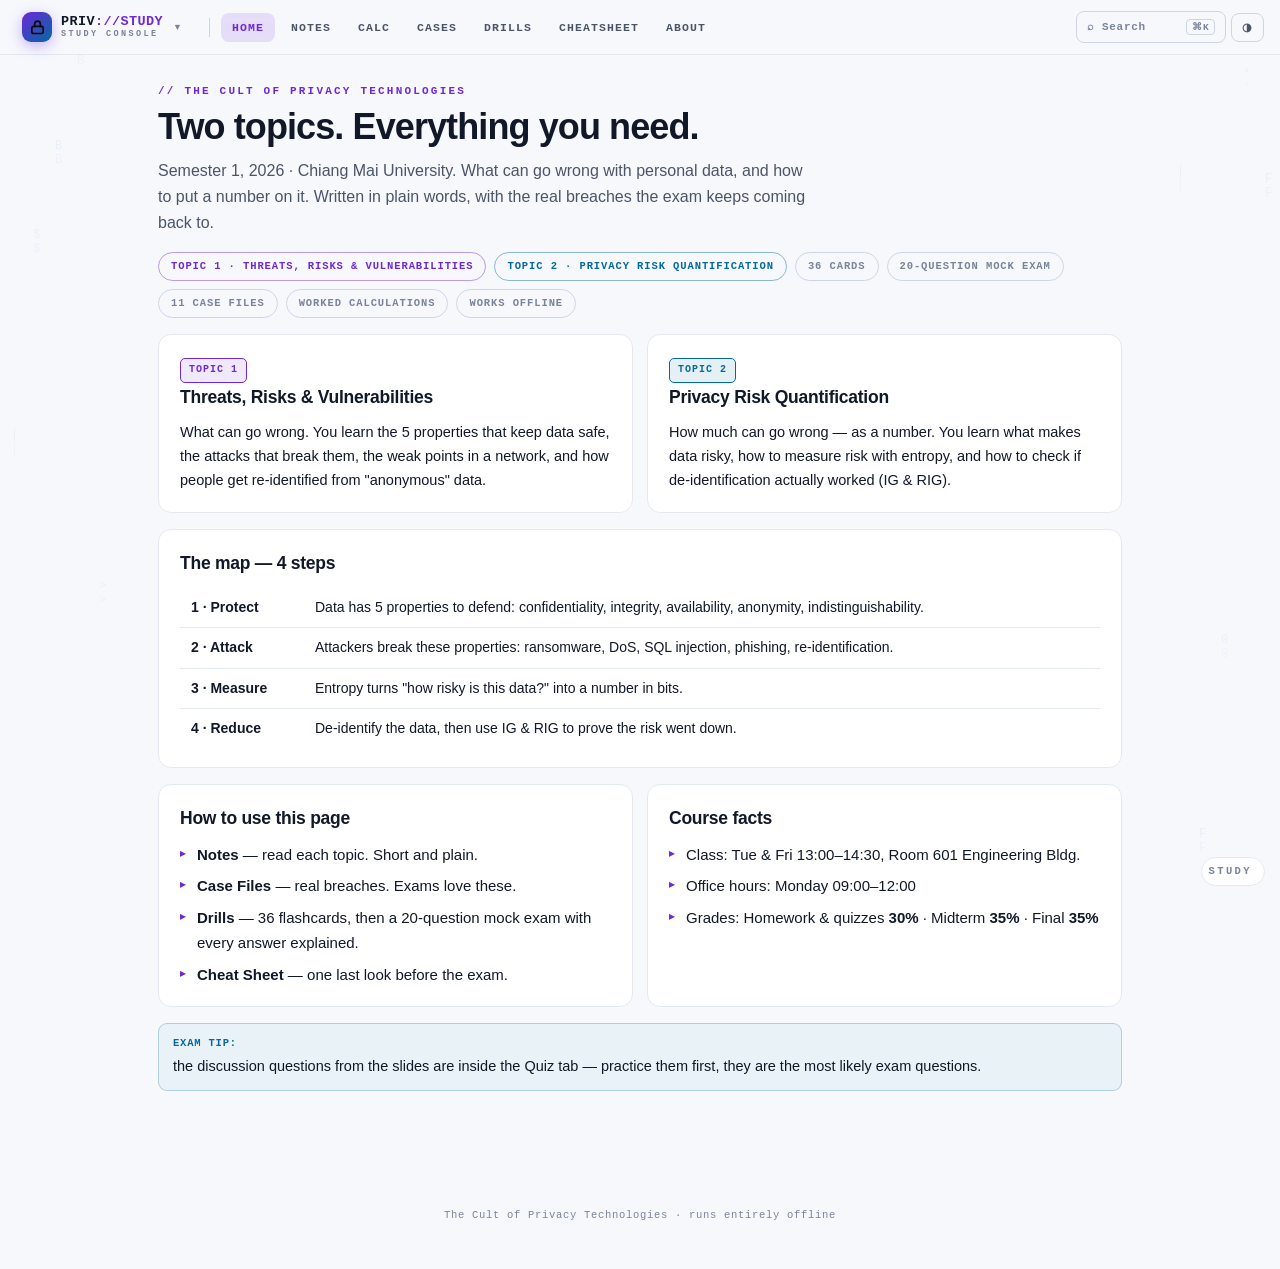
<file: legacy.html>
<!DOCTYPE html>
<html lang="en" class="dark">
<head>
<meta charset="UTF-8">
<meta name="viewport" content="width=device-width, initial-scale=1.0">
<title>PRIV // Privacy Console</title>
<meta name="description" content="Offline study console for The Cult of Privacy Technologies — threats, risk quantification, real breach case files, flashcards and a mock exam.">
<meta name="theme-color" content="#0a0b12">
<style>
:root{
  --bg:#0a0b12; --bg2:#0e1019; --panel:#12151f; --panel2:#171b28; --panel3:#1d2233;
  --ink:#e9ecf6; --dim:#98a1bb; --faint:#66708c;
  --vi:#a78bfa; --vi2:#c4b5fd; --cy:#38bdf8; --gr:#34d399; --am:#fbbf24; --rd:#fb7185;
  --line:#1d2233; --line2:#2b3350;
  --mono:"SF Mono",ui-monospace,"JetBrains Mono",Menlo,Consolas,monospace;
  --sans:-apple-system,BlinkMacSystemFont,"Segoe UI",Roboto,Helvetica,Arial,sans-serif;
  --shadow:0 18px 44px rgba(0,0,0,.42);
}
html:not(.dark){
  --bg:#f7f8fc; --bg2:#eef1f8; --panel:#ffffff; --panel2:#f6f8fc; --panel3:#eef2f9;
  --ink:#131725; --ink:#111827; --dim:#4b5568; --faint:#79839a;
  --vi:#6d28d9; --vi2:#5b21b6; --cy:#0369a1; --gr:#047857; --am:#b45309; --rd:#be123c;
  --line:#e4e8f1; --line2:#cdd4e3;
  --shadow:0 18px 44px rgba(15,23,42,.12);
}
*{box-sizing:border-box;margin:0;padding:0}
html{background:var(--bg);scroll-behavior:smooth;-webkit-text-size-adjust:100%}
body{color:var(--ink);font-family:var(--sans);font-size:16px;line-height:1.65;-webkit-font-smoothing:antialiased;
  background:var(--bg);min-height:100vh;overflow-x:hidden}
a{color:var(--vi);text-decoration:none}
::selection{background:color-mix(in srgb,var(--vi) 32%,transparent)}
:focus-visible{outline:2px solid var(--vi);outline-offset:2px;border-radius:5px}
@media (prefers-reduced-motion:reduce){*{animation:none!important;transition:none!important;scroll-behavior:auto!important}}

/* ---------- live background ---------- */
#fx{position:fixed;inset:0;z-index:0;pointer-events:none;opacity:.5}
html:not(.dark) #fx{opacity:.3}
.shell{position:relative;z-index:1}

/* ---------- top bar ---------- */
#top{position:sticky;top:0;z-index:60;background:color-mix(in srgb,var(--bg) 88%,transparent);
  backdrop-filter:saturate(150%) blur(12px);border-bottom:1px solid var(--line)}
.navin{max-width:1440px;margin:0 auto;padding:9px 16px;display:flex;gap:5px;align-items:center;
  overflow:visible;flex-wrap:nowrap}
.navin>.tabbtn{flex:0 0 auto}
#csWrap{position:relative;flex:0 0 auto;margin-right:10px}
#logoBtn{display:flex;align-items:center;gap:9px;background:none;border:0;cursor:pointer;padding:3px 6px;
  border-radius:9px;color:inherit;font:inherit}
#logoBtn:hover{background:var(--panel2)}
.logomk{width:30px;height:30px;border-radius:9px;background:linear-gradient(140deg,var(--vi),var(--cy));
  display:flex;align-items:center;justify-content:center;flex:0 0 auto;box-shadow:0 4px 14px color-mix(in srgb,var(--vi) 34%,transparent)}
.logotx{display:flex;flex-direction:column;align-items:flex-start;line-height:1.05}
.logotx b{font-family:var(--mono);font-size:13.5px;letter-spacing:.4px;font-weight:800;white-space:nowrap}
.logotx b i{font-style:normal;color:var(--vi)}
.logotx span{font-family:var(--mono);font-size:8.5px;letter-spacing:2.4px;color:var(--faint);
  text-transform:uppercase;font-weight:700}
.caret{font-size:9px;color:var(--faint);margin-left:1px}
#csPop{position:absolute;top:calc(100% + 9px);left:0;width:340px;background:var(--panel);
  border:1px solid var(--line2);border-radius:14px;padding:7px;box-shadow:var(--shadow);display:none;z-index:80}
#csPop.on{display:block}
.cshead{font-family:var(--mono);font-size:9.5px;letter-spacing:2px;text-transform:uppercase;
  color:var(--faint);padding:8px 10px 6px;font-weight:700}
.csrow{display:flex;align-items:center;gap:11px;padding:9px 10px;border-radius:10px;color:inherit}
.csrow:hover{background:var(--panel2)}
.csmk{width:34px;height:34px;border-radius:9px;display:flex;align-items:center;justify-content:center;
  font-family:var(--mono);font-weight:800;font-size:10px;flex:0 0 auto;border:1px solid currentColor}
.csrow b{display:block;font-size:14px;font-weight:650;letter-spacing:-.1px}
.csrow span{display:block;font-family:var(--mono);font-size:10.5px;color:var(--faint);margin-top:1px}
.csgo{margin-left:auto;font-family:var(--mono);font-size:9.5px;font-weight:700;letter-spacing:.8px;
  color:var(--faint);border:1px solid var(--line2);border-radius:6px;padding:4px 8px;white-space:nowrap}
.csrow.here .csgo{color:var(--gr);border-color:var(--gr)}
.csfoot{border-top:1px solid var(--line);margin-top:5px;padding:8px 10px 4px;display:flex;gap:12px}
.csfoot a{font-family:var(--mono);font-size:10.5px;color:var(--faint)}
.csfoot a:hover{color:var(--vi)}
.navsep{width:1px;height:19px;background:var(--line2);margin:0 6px;flex:0 0 auto}
.tabbtn{background:none;border:0;color:var(--dim);font-family:var(--mono);font-size:11.5px;font-weight:700;
  letter-spacing:1.1px;padding:8px 11px;border-radius:8px;cursor:pointer;white-space:nowrap;transition:.14s}
.tabbtn:hover{color:var(--ink);background:var(--panel2)}
.tabbtn.on{color:var(--vi);background:color-mix(in srgb,var(--vi) 13%,transparent)}
.navsp{margin-left:auto}
.iconbtn{background:var(--panel2);border:1px solid var(--line2);color:var(--dim);border-radius:8px;
  padding:7px 10px;font-family:var(--mono);font-size:11px;font-weight:700;letter-spacing:.7px;cursor:pointer;
  white-space:nowrap;transition:.14s;flex:0 0 auto}
.iconbtn:hover{color:var(--ink);border-color:var(--vi)}
#searchBtn{display:flex;align-items:center;gap:7px;min-width:150px;color:var(--faint)}
#searchBtn kbd{margin-left:auto;font-family:var(--mono);font-size:9.5px;border:1px solid var(--line2);
  border-radius:4px;padding:1px 5px;color:var(--faint)}
@media(max-width:1080px){#searchBtn{min-width:0}#searchBtn .stxt,#searchBtn kbd{display:none}}
@media(max-width:900px){.navin{flex-wrap:wrap}.logotx span{display:none}}

/* ---------- context rail ---------- */
#rail{position:sticky;top:49px;z-index:50;background:color-mix(in srgb,var(--bg2) 92%,transparent);
  backdrop-filter:blur(10px);border-bottom:1px solid var(--line);display:none}
body.hasrail #rail{display:block}
.railin{max-width:1200px;margin:0 auto;padding:8px 16px;display:flex;gap:8px;align-items:center}
#railSel{flex:1;background:var(--panel);border:1px solid var(--line2);color:var(--ink);border-radius:8px;
  padding:7px 11px;font-family:var(--mono);font-size:12px;cursor:pointer}
.rbtn{background:var(--panel);border:1px solid var(--line2);color:var(--dim);border-radius:8px;
  padding:6px 11px;cursor:pointer;font-size:13px;font-family:var(--mono)}
.rbtn:hover:not(:disabled){color:var(--vi);border-color:var(--vi)}
.rbtn:disabled{opacity:.32;cursor:default}

/* ---------- layout ---------- */
.wrap{max-width:1000px;margin:0 auto;padding:30px 18px 90px}
.tab{display:none}
.tab.on{display:block;animation:fade .22s ease}
@keyframes fade{from{opacity:0;transform:translateY(5px)}to{opacity:1;transform:none}}
h1{font-size:clamp(25px,4.4vw,36px);font-weight:800;letter-spacing:-.9px;line-height:1.14}
.pre,.kicker{font-family:var(--mono);color:var(--vi);font-size:11px;display:block;letter-spacing:2.2px;
  margin-bottom:8px;font-weight:700;text-transform:uppercase}
h2.title{font-size:clamp(23px,4vw,32px);font-weight:800;letter-spacing:-.8px;line-height:1.16;margin-bottom:2px}
.lede,.lead{color:var(--dim);margin-top:11px;font-size:16px;max-width:660px}
h3{font-size:17.5px;font-weight:700;letter-spacing:-.25px}
h4{font-family:var(--mono);font-size:10.5px;letter-spacing:1.8px;text-transform:uppercase;color:var(--vi);
  margin-top:19px;margin-bottom:2px;font-weight:700}
p{margin-top:9px}
b,strong{font-weight:680;color:var(--ink)}

/* ---------- panels / cards ---------- */
.panel,.card,.item{background:var(--panel);border:1px solid var(--line);border-radius:13px;
  padding:19px 21px;margin-top:16px;position:relative;scroll-margin-top:118px}
.panel::before{content:"";position:absolute;top:-1px;left:18px;width:38px;height:2px;background:var(--vi);border-radius:2px}
.panel.pc::before{background:var(--cy)} .panel.pg::before{background:var(--gr)} .panel.pa::before{background:var(--am)}
.grid2{display:grid;grid-template-columns:repeat(auto-fit,minmax(270px,1fr));gap:14px;margin-top:16px}
.grid2 .card{margin-top:0}

/* ---------- badges / chips ---------- */
.badge{font-family:var(--mono);font-size:10px;letter-spacing:1px;text-transform:uppercase;padding:3px 8px;
  border-radius:5px;border:1px solid var(--line2);color:var(--faint);font-weight:700;display:inline-block}
.badge.b1,.badge.vi{color:var(--vi);border-color:var(--vi);background:color-mix(in srgb,var(--vi) 10%,transparent)}
.badge.b2,.badge.cy{color:var(--cy);border-color:var(--cy);background:color-mix(in srgb,var(--cy) 10%,transparent)}
.badge.bb{color:var(--rd);border-color:var(--rd);background:color-mix(in srgb,var(--rd) 10%,transparent)}
.badge.bw{color:var(--am);border-color:var(--am);background:color-mix(in srgb,var(--am) 10%,transparent)}
.badge.gr{color:var(--gr);border-color:var(--gr)}
.chiprow{display:flex;gap:8px;flex-wrap:wrap;margin-top:15px}
.chip{font-family:var(--mono);font-size:10.5px;letter-spacing:.9px;text-transform:uppercase;color:var(--faint);
  border:1px solid var(--line2);border-radius:20px;padding:5px 12px;font-weight:600}
.chip.c1{color:var(--vi);border-color:color-mix(in srgb,var(--vi) 45%,transparent)}
.chip.c2{color:var(--cy);border-color:color-mix(in srgb,var(--cy) 45%,transparent)}

/* ---------- tables ---------- */
table{width:100%;border-collapse:collapse;font-size:14px;margin-top:11px;display:table}
th,td{text-align:left;padding:8px 11px;border-bottom:1px solid var(--line);vertical-align:top}
th{font-family:var(--mono);font-size:10px;letter-spacing:1.3px;text-transform:uppercase;color:var(--vi);
  font-weight:700;background:color-mix(in srgb,var(--vi) 7%,transparent);border-bottom:1px solid var(--line2)}
tr:last-child td{border-bottom:0}
.tscroll{overflow-x:auto;margin-top:10px}
@media(max-width:640px){table{font-size:13px}th,td{padding:7px 8px}}

/* ---------- callouts ---------- */
.tip,.box{border-radius:9px;padding:11px 14px;margin-top:12px;font-size:14.5px;line-height:1.62}
.tip b:first-child,.box b:first-child{font-family:var(--mono);font-size:10.5px;letter-spacing:.8px;
  text-transform:uppercase;display:block;margin-bottom:3px}
.t-good,.box.rl{background:color-mix(in srgb,var(--gr) 9%,var(--panel));border:1px solid color-mix(in srgb,var(--gr) 28%,transparent)}
.t-good b:first-child,.box.rl b:first-child{color:var(--gr)}
.t-warn,.box.trap{background:color-mix(in srgb,var(--am) 10%,var(--panel));border:1px solid color-mix(in srgb,var(--am) 30%,transparent)}
.t-warn b:first-child,.box.trap b:first-child{color:var(--am)}
.t-info,.box.wild{background:color-mix(in srgb,var(--cy) 9%,var(--panel));border:1px solid color-mix(in srgb,var(--cy) 26%,transparent)}
.t-info b:first-child,.box.wild b:first-child{color:var(--cy)}
.lesson{background:color-mix(in srgb,var(--gr) 9%,var(--panel));border-left:2px solid var(--gr);
  border-radius:0 9px 9px 0;padding:10px 13px;margin-top:11px;font-size:14px}
.lesson b:first-child{color:var(--gr);font-family:var(--mono);font-size:10.5px;letter-spacing:.8px;text-transform:uppercase}

/* ---------- notes accordions ---------- */
.switch{display:flex;gap:7px;margin-top:16px;flex-wrap:wrap}
.sw{background:var(--panel);border:1px solid var(--line2);color:var(--dim);border-radius:9px;padding:9px 15px;
  font-family:var(--mono);font-size:12px;font-weight:700;letter-spacing:.4px;cursor:pointer;transition:.14s}
.sw:hover{color:var(--ink)}
.sw.on1{color:var(--vi);border-color:var(--vi);background:color-mix(in srgb,var(--vi) 12%,transparent)}
.sw.on2{color:var(--cy);border-color:var(--cy);background:color-mix(in srgb,var(--cy) 12%,transparent)}
details.note{background:var(--panel);border:1px solid var(--line);border-radius:12px;margin-top:11px;
  overflow:hidden;scroll-margin-top:118px}
details.note[open]{border-color:var(--line2)}
details.note>summary{cursor:pointer;padding:13px 16px;font-size:16px;font-weight:650;letter-spacing:-.2px;
  display:flex;align-items:center;gap:11px;user-select:none;list-style:none}
details.note>summary::-webkit-details-marker{display:none}
details.note>summary::after{content:"+";margin-left:auto;font-family:var(--mono);font-size:17px;
  color:var(--faint);font-weight:400;transition:.16s}
details.note[open]>summary::after{content:"−";color:var(--vi)}
details.note>summary:hover{background:var(--panel2)}
.num{width:25px;height:25px;border-radius:7px;display:inline-flex;align-items:center;justify-content:center;
  font-family:var(--mono);font-size:12px;font-weight:800;flex:0 0 auto}
.n1{background:color-mix(in srgb,var(--vi) 17%,transparent);color:var(--vi);border:1px solid color-mix(in srgb,var(--vi) 42%,transparent)}
.n2{background:color-mix(in srgb,var(--cy) 17%,transparent);color:var(--cy);border:1px solid color-mix(in srgb,var(--cy) 42%,transparent)}
details.note>.body{padding:2px 16px 16px;border-top:1px solid var(--line);font-size:15px}
details.note>.body>p:first-child{margin-top:12px}

/* ---------- misc content ---------- */
.mini{font-size:13px;color:var(--faint);display:inline-block}
p.mini,.sub2{font-size:13px;color:var(--faint);margin-top:7px;display:block}
.formula{font-family:var(--mono);font-size:14px;background:var(--panel3);border:1px solid var(--line2);
  border-left:2px solid var(--vi);border-radius:0 9px 9px 0;padding:13px 15px;margin-top:12px;
  color:var(--vi2);line-height:1.85;overflow-x:auto}
.kbd,code{font-family:var(--mono);font-size:.88em;background:var(--panel3);color:var(--vi);
  padding:1px 6px;border-radius:4px;border:1px solid var(--line)}
ul.clean{list-style:none;margin-top:10px}
ul.clean li{position:relative;padding-left:17px;margin-top:7px;font-size:15px}
ul.clean li::before{content:"▸";position:absolute;left:0;color:var(--vi);font-size:12px;top:1px}
ul:not(.clean){margin:9px 0 0 19px}
ul:not(.clean) li{margin-top:6px}
ol{margin:9px 0 0 21px}
ol li{margin-top:7px}
ol li::marker{font-family:var(--mono);color:var(--vi);font-size:12.5px}

/* ---------- case files ---------- */
.cases{display:grid;grid-template-columns:repeat(auto-fit,minmax(310px,1fr));gap:14px;margin-top:17px}
.case{background:var(--panel);border:1px solid var(--line);border-left:2px solid var(--rd);
  border-radius:0 13px 13px 0;padding:16px 18px;scroll-margin-top:118px}
.case .top{display:flex;align-items:baseline;gap:10px;margin-bottom:9px}
.case .top h3{font-size:16.5px;flex:1}
.case .yr{font-family:var(--mono);font-size:11px;color:var(--faint);font-weight:700;
  border:1px solid var(--line2);border-radius:5px;padding:2px 7px}
.case p{font-size:14.5px;margin-top:9px}

/* ---------- entropy lab ---------- */
.lab{background:var(--panel3);border:1px solid var(--line2);border-radius:11px;padding:15px 17px;margin-top:14px}
.lab>b:first-child{font-family:var(--mono);font-size:11px;letter-spacing:1px;text-transform:uppercase;
  color:var(--vi);display:block;margin-bottom:9px}
.lab input[type=range]{width:100%;margin-top:10px;accent-color:var(--vi);cursor:pointer}
.readout{display:flex;justify-content:space-between;gap:12px;flex-wrap:wrap;margin-top:11px;
  font-family:var(--mono);font-size:13px;color:var(--dim)}
.readout b{color:var(--vi)}
.hbar{height:9px;background:var(--panel);border:1px solid var(--line2);border-radius:6px;margin-top:10px;overflow:hidden}
.hbar>div{height:100%;background:linear-gradient(90deg,var(--vi),var(--cy));transition:width .12s}

/* ---------- flashcards ---------- */
.fc-controls{display:flex;gap:8px;flex-wrap:wrap;margin-top:16px;align-items:center}
.btn{background:var(--panel);border:1px solid var(--line2);color:var(--dim);border-radius:9px;
  padding:8px 14px;font-family:var(--mono);font-size:12px;font-weight:700;cursor:pointer;transition:.14s}
.btn:hover{color:var(--ink);border-color:var(--vi)}
.btn.primary{color:var(--vi);border-color:var(--vi);background:color-mix(in srgb,var(--vi) 12%,transparent)}
.fc-stage{margin-top:16px}
.fc{position:relative;min-height:230px;perspective:1400px;cursor:pointer}
.fc .face{position:absolute;inset:0;backface-visibility:hidden;background:var(--panel);
  border:1px solid var(--line2);border-radius:14px;padding:26px;display:flex;flex-direction:column;
  align-items:center;justify-content:center;text-align:center;transition:transform .42s cubic-bezier(.4,.2,.2,1)}
.fc .front{transform:rotateY(0)}
.fc .back{transform:rotateY(180deg);background:var(--panel2);border-color:var(--vi)}
.fc.flip .front{transform:rotateY(-180deg)}
.fc.flip .back{transform:rotateY(0)}
.fc .tag{position:absolute;top:14px;left:14px}
.fc .q{font-size:19px;font-weight:650;letter-spacing:-.3px;max-width:600px}
.fc .a{font-size:16px;color:var(--dim);max-width:620px;line-height:1.7}
.fc .hint{position:absolute;bottom:13px;font-family:var(--mono);font-size:10px;letter-spacing:1.4px;
  text-transform:uppercase;color:var(--faint)}
.fc-nav{display:flex;gap:8px;justify-content:center;align-items:center;margin-top:14px;flex-wrap:wrap}
.fc-count{font-family:var(--mono);font-size:12px;color:var(--faint);min-width:66px;text-align:center}
.fc-score{text-align:center;margin-top:11px;font-family:var(--mono);font-size:12px;color:var(--faint)}
.fc-score .g{color:var(--gr)} .fc-score .r{color:var(--am)}

/* ---------- quiz ---------- */
.qbar{height:4px;background:var(--panel3);border-radius:3px;overflow:hidden;margin-top:16px}
.qbar>div{height:100%;background:linear-gradient(90deg,var(--vi),var(--cy));transition:width .3s}
.qmeta{display:flex;justify-content:space-between;font-family:var(--mono);font-size:11.5px;
  color:var(--faint);margin-top:9px;letter-spacing:.5px}
.qcard{background:var(--panel);border:1px solid var(--line);border-radius:13px;padding:20px 22px;margin-top:11px}
.qcard h3{font-size:17.5px;line-height:1.5;margin-bottom:14px;font-weight:650}
.opt{display:flex;align-items:flex-start;gap:11px;width:100%;text-align:left;background:var(--panel2);
  border:1px solid var(--line2);color:var(--ink);border-radius:10px;padding:12px 14px;margin-top:8px;
  cursor:pointer;font-size:15px;font-family:inherit;line-height:1.5;transition:.13s}
.opt:hover{border-color:var(--vi)}
.opt .mark{width:17px;height:17px;border-radius:5px;border:1.5px solid var(--line2);flex:0 0 auto;margin-top:2px}
.opt.sel{border-color:var(--vi)} .opt.sel .mark{background:var(--vi);border-color:var(--vi)}
.opt.ok{border-color:var(--gr);background:color-mix(in srgb,var(--gr) 12%,var(--panel2))}
.opt.ok .mark{background:var(--gr);border-color:var(--gr)}
.opt.no{border-color:var(--rd);background:color-mix(in srgb,var(--rd) 12%,var(--panel2))}
.opt.no .mark{background:var(--rd);border-color:var(--rd)}
.opt.dim{opacity:.44}
.expl{display:none} .expl.show{display:block}
.qactions{display:flex;gap:9px;margin-top:15px}
.qresult{text-align:center}
.qresult .big{font-family:var(--mono);font-size:44px;font-weight:800;color:var(--vi);margin:6px 0}
.review-item{text-align:left;font-size:13.5px;padding:7px 11px;border-radius:8px;margin-top:6px;
  border:1px solid var(--line);background:var(--panel2)}
.review-item.good{border-color:color-mix(in srgb,var(--gr) 40%,transparent);color:var(--gr)}
.review-item.bad{border-color:color-mix(in srgb,var(--rd) 40%,transparent);color:var(--rd)}

/* ---------- cheat sheet ---------- */
.cheat h3{margin-top:24px;display:flex;align-items:center;gap:9px;font-size:16.5px}
.cheat .card{margin-top:10px;padding:15px 17px}

/* ---------- command palette ---------- */
#pal{position:fixed;inset:0;z-index:200;background:rgba(3,5,12,.68);backdrop-filter:blur(5px);
  display:none;align-items:flex-start;justify-content:center;padding:11vh 18px}
#pal.on{display:flex}
.palbox{width:100%;max-width:620px;background:var(--panel);border:1px solid var(--line2);border-radius:15px;
  box-shadow:var(--shadow);overflow:hidden}
#palIn{width:100%;background:none;border:0;border-bottom:1px solid var(--line);color:var(--ink);
  padding:16px 19px;font-size:16px;font-family:inherit;outline:0}
#palList{max-height:400px;overflow-y:auto;padding:7px}
.palit{display:flex;align-items:center;gap:11px;padding:9px 12px;border-radius:9px;cursor:pointer}
.palit.sel,.palit:hover{background:var(--panel2)}
.palit .pk{font-family:var(--mono);font-size:9.5px;font-weight:800;letter-spacing:.6px;color:var(--vi);
  border:1px solid color-mix(in srgb,var(--vi) 45%,transparent);border-radius:5px;padding:2px 6px;flex:0 0 auto;min-width:46px;text-align:center}
.palit b{font-size:14.5px;font-weight:600;display:block}
.palit span{font-size:12px;color:var(--faint);display:block}
.palempty{padding:22px;text-align:center;color:var(--faint);font-size:14px}

/* ---------- watermark + footer ---------- */
#wm{position:fixed;right:15px;bottom:14px;z-index:40;display:flex;align-items:center;gap:7px;
  font-family:var(--mono);font-size:10.5px;letter-spacing:2.4px;font-weight:800;color:var(--faint);
  background:color-mix(in srgb,var(--panel) 82%,transparent);border:1px solid var(--line);
  border-radius:20px;padding:5px 12px 5px 6px;pointer-events:none;backdrop-filter:blur(6px)}
#wm i{width:19px;height:19px;border-radius:50%;background:linear-gradient(140deg,var(--vi),var(--cy));
  display:flex;align-items:center;justify-content:center;font-style:normal;font-size:9.5px;color:#0a0b12;font-weight:900}
@media(max-width:620px){#wm{display:none}}
.footer{text-align:center;color:var(--faint);font-family:var(--mono);font-size:10.5px;
  padding:26px 0 46px;letter-spacing:.7px}
.skip{position:absolute;left:-9999px;top:0;background:var(--vi);color:#0a0b12;padding:9px 15px;
  border-radius:0 0 8px 0;font-weight:700;z-index:300}
.skip:focus{left:0}
.kv{display:flex;gap:11px;padding:9px 0;border-bottom:1px solid var(--line);font-size:14.5px}
.kv:last-child{border-bottom:0}
.kv b{font-family:var(--mono);font-size:10.5px;letter-spacing:1.2px;text-transform:uppercase;
  color:var(--faint);min-width:118px;padding-top:3px}
@media(max-width:560px){.kv{flex-direction:column;gap:2px}}
</style>
</head>
<body>
<a class="skip" href="#main">Skip to content</a>
<canvas id="fx"></canvas>
<div class="shell">

<header id="top">
 <div class="navin">
  <div id="csWrap">
    <button id="logoBtn" aria-haspopup="true" aria-expanded="false" title="Switch course">
      <span class="logomk"><svg width="17" height="17" viewBox="0 0 24 24" fill="none" stroke="#0a0b12" stroke-width="2.4" stroke-linecap="round" stroke-linejoin="round"><rect x="4" y="10.5" width="16" height="10" rx="2.2"/><path d="M8 10.5V7a4 4 0 0 1 8 0v3.5"/></svg></span>
      <span class="logotx"><b>PRIV<i>://STUDY</i></b><span>study console</span></span>
      <span class="caret">▼</span>
    </button>
    <div id="csPop" role="menu">
      <div class="cshead">// switch course</div>
      <a class="csrow" href="https://zann208.github.io/study/"><span class="csmk" style="color:var(--gr)">ALL</span><span style="flex:1"><b>All courses</b><span>semester overview</span></span><span class="csgo">HOME ↗</span></a>
      <a class="csrow" href="https://zann208.github.io/netdes/"><span class="csmk" style="color:#22d3ee">NET</span><span style="flex:1"><b>Network Design</b><span>Switching &amp; routing</span></span><span class="csgo">OPEN ↗</span></a>
      <a class="csrow" href="https://zann208.github.io/wnet/"><span class="csmk" style="color:#38bdf8">WLN</span><span style="flex:1"><b>Wireless Networks</b><span>Wireless engineering</span></span><span class="csgo">OPEN ↗</span></a>
      <a class="csrow" href="https://zann208.github.io/algo/"><span class="csmk" style="color:#f0b429">ALG</span><span style="flex:1"><b>Algorithms for iSNE</b><span>Algorithms &amp; data structures</span></span><span class="csgo">OPEN ↗</span></a>
      <a class="csrow here" id="csSelf" href="#"><span class="csmk" style="color:var(--vi)">PRV</span><span style="flex:1"><b>Privacy Technologies</b><span>Privacy &amp; security</span></span><span class="csgo">HERE</span></a>
      <a class="csrow" href="https://zann208.github.io/os/"><span class="csmk" style="color:#34d399">OS</span><span style="flex:1"><b>Operating Systems</b><span>Systems &amp; scheduling</span></span><span class="csgo">OPEN &#8599;</span></a>
      <div class="csfoot"><a href="https://zann208.github.io" target="_blank" rel="noopener">portfolio ↗</a><a href="https://github.com/Zann208" target="_blank" rel="noopener">github ↗</a></div>
    </div>
  </div>
  <span class="navsep"></span>
  <button class="tabbtn on" data-tab="home">HOME</button>
  <button class="tabbtn" data-tab="notes">NOTES</button>
  <button class="tabbtn" data-tab="calc">CALC</button>
  <button class="tabbtn" data-tab="cases">CASES</button>
  <button class="tabbtn" data-tab="drills">DRILLS</button>
  <button class="tabbtn" data-tab="cheat">CHEATSHEET</button>
  <button class="tabbtn" data-tab="author">ABOUT</button>
  <span class="navsp"></span>
  <button class="iconbtn" id="searchBtn"><span>⌕</span><span class="stxt">Search</span><kbd>⌘K</kbd></button>
  <button class="iconbtn" id="themeBtn" title="Light / dark">◑</button>
 </div>
</header>

<div id="rail">
 <div class="railin">
  <button class="rbtn" id="rPrev" title="Previous">‹</button>
  <select id="railSel" aria-label="Jump to section"></select>
  <button class="rbtn" id="rNext" title="Next">›</button>
  <button class="rbtn" id="rTop" title="Back to top">↑ TOP</button>
 </div>
</div>

<main id="main">

<!-- ============ HOME ============ -->
<section class="tab on" id="home"><div class="wrap">
  <h1><span class="pre">// THE CULT OF PRIVACY TECHNOLOGIES</span>Two topics. Everything you need.</h1>
  <p class="lede">Semester 1, 2026 · Chiang Mai University. What can go wrong with personal data, and how to put a number on it. Written in plain words, with the real breaches the exam keeps coming back to.</p>
  <div class="chiprow">
    <span class="chip c1">Topic 1 · Threats, Risks &amp; Vulnerabilities</span>
    <span class="chip c2">Topic 2 · Privacy Risk Quantification</span>
    <span class="chip">36 cards</span>
    <span class="chip">20-question mock exam</span>
    <span class="chip">11 case files</span>
    <span class="chip">worked calculations</span>
    <span class="chip">works offline</span>
  </div>

<div class="grid2">
    <div class="card">
      <span class="badge b1">Topic 1</span>
      <h3 style="margin-bottom:8px;">Threats, Risks &amp; Vulnerabilities</h3>
      <p style="font-size:14.5px;">What can go wrong. You learn the 5 properties that keep data safe, the attacks that break them, the weak points in a network, and how people get re-identified from "anonymous" data.</p>
    </div>
    <div class="card">
      <span class="badge b2">Topic 2</span>
      <h3 style="margin-bottom:8px;">Privacy Risk Quantification</h3>
      <p style="font-size:14.5px;">How much can go wrong — as a number. You learn what makes data risky, how to measure risk with entropy, and how to check if de-identification actually worked (IG &amp; RIG).</p>
    </div>
  </div>

  <div class="card" style="margin-top:16px;">
    <h3 style="margin-bottom:10px;">The map — 4 steps</h3>
    <table>
      <tr><td><b>1 · Protect</b></td><td>Data has 5 properties to defend: confidentiality, integrity, availability, anonymity, indistinguishability.</td></tr>
      <tr><td><b>2 · Attack</b></td><td>Attackers break these properties: ransomware, DoS, SQL injection, phishing, re-identification.</td></tr>
      <tr><td><b>3 · Measure</b></td><td>Entropy turns "how risky is this data?" into a number in bits.</td></tr>
      <tr><td><b>4 · Reduce</b></td><td>De-identify the data, then use IG &amp; RIG to prove the risk went down.</td></tr>
    </table>
  </div>

  <div class="grid2" style="margin-top:16px;">
    <div class="card">
      <h3 style="margin-bottom:10px;">How to use this page</h3>
      <ul class="clean" style="font-size:14.5px;">
        <li><b>Notes</b> — read each topic. Short and plain.</li>
        <li><b>Case Files</b> — real breaches. Exams love these.</li>
        <li><b>Drills</b> — 36 flashcards, then a 20-question mock exam with every answer explained.</li>
        <li><b>Cheat Sheet</b> — one last look before the exam.</li>
      </ul>
    </div>
    <div class="card">
      <h3 style="margin-bottom:10px;">Course facts</h3>
      <ul class="clean" style="font-size:14.5px;">
        <li>Class: Tue &amp; Fri 13:00–14:30, Room 601 Engineering Bldg.</li>
        <li>Office hours: Monday 09:00–12:00</li>
        <li>Grades: Homework &amp; quizzes <b>30%</b> · Midterm <b>35%</b> · Final <b>35%</b></li>
      </ul>
    </div>
  </div>

  <div class="tip t-info" style="margin-top:16px;"><b>Exam tip:</b> the discussion questions from the slides are inside the Quiz tab — practice them first, they are the most likely exam questions.</div>
</div></section>

<!-- ============ NOTES ============ -->
<section class="tab" id="notes"><div class="wrap">
  <h1><span class="pre">// LEARN</span>Notes</h1>
  <p class="lede">Pick a topic, open one box at a time. Every box is one idea, and every idea earns its place on the exam.</p>
<div class="switch">
    <button class="sw on1" id="swT1">Topic 1 · Threats &amp; Risks</button>
    <button class="sw" id="swT2">Topic 2 · Measuring Risk</button>
  </div>
  <div id="notesT1">

    <details class="note" open>
      <summary><span class="num n1">1</span> Security vs Privacy — the two big words</summary>
      <div class="body">
        <table>
          <tr><th>Data Security</th><th>Information Privacy</th></tr>
          <tr>
            <td>Protects data from being <b>stolen, changed, or destroyed</b>.<br><span class="mini">Tools: encryption, firewalls, access controls, authentication, regular updates.</span></td>
            <td>Controls <b>who can see</b> personal info and <b>how it is used</b>.<br><span class="mini">Covers: names, addresses, money and health info.</span></td>
          </tr>
        </table>
        <p>Privacy also means: collect only what is needed, be open about it, and get consent. People should know how and why their data is collected.</p>
        <div class="tip t-good"><b>Memory trick:</b> Security = protecting the <b>data</b>. Privacy = protecting the <b>person</b> behind the data.</div>
      </div>
    </details>

    <details class="note">
      <summary><span class="num n1">2</span> The CIA triad — 3 security properties</summary>
      <div class="body">
        <table>
          <tr><th>Property</th><th>Simple meaning</th><th>Broken by</th></tr>
          <tr><td><b>C</b>onfidentiality</td><td>Only the right people can see the data.</td><td>Data breaches, ransomware (WannaCry), insiders selling secrets.</td></tr>
          <tr><td><b>I</b>ntegrity</td><td>The data has not been changed — you can trust it.</td><td>Hackers modifying data, phishing emails, fake news, misinformation.</td></tr>
          <tr><td><b>A</b>vailability</td><td>You can reach the data when you need it.</td><td>DoS attacks — flooding a server until it fails (GitHub 2018).</td></tr>
        </table>
        <p><b>DoS in one line:</b> the attacker sends more requests than the service can handle, so real users get locked out.</p>
      </div>
    </details>

    <details class="note">
      <summary><span class="num n1">3</span> The 2 privacy properties</summary>
      <div class="body">
        <table>
          <tr><th>Property</th><th>Simple meaning</th><th>Example</th></tr>
          <tr><td><b>Anonymity</b></td><td>An action cannot be linked to your real identity.</td><td>E-voting — nobody should learn who you voted for.</td></tr>
          <tr><td><b>Indistinguishability</b></td><td>You cannot be picked out of the crowd in a dataset.</td><td>AOL 2006 — people were picked out of "anonymous" search logs.</td></tr>
        </table>
        <div class="tip t-warn"><b>Exam favourite:</b> "Someone was re-identified from an anonymised dataset. Which property broke?" → <b>Indistinguishability</b>.</div>
      </div>
    </details>

    <details class="note">
      <summary><span class="num n1">4</span> How to protect each property</summary>
      <div class="body">
        <p>One defence per property. Know this mapping cold — it is a classic multi-choice question.</p>
        <table>
          <tr><th>Defence</th><th>Protects</th><th>How</th></tr>
          <tr><td><b>Encryption + access controls</b></td><td>Confidentiality</td><td>Only people with the key or access rights can read the data.</td></tr>
          <tr><td><b>Hashing + logs</b></td><td>Integrity</td><td>Compare hash values or check logs to spot any change. One changed character → totally different hash.</td></tr>
          <tr><td><b>Backups</b></td><td>Availability</td><td>If data is lost or locked, restore it from the backup.</td></tr>
          <tr><td><b>De-identification</b></td><td>Anonymity + Indistinguishability</td><td>Techniques like k-anonymity and differential privacy hide who is who.</td></tr>
        </table>
        <p><b>Hashing in one line:</b> a function that turns any value into a unique "digest" — change the input a tiny bit and the digest changes completely.</p>
      </div>
    </details>

    <details class="note">
      <summary><span class="num n1">5</span> Information systems &amp; the 3 states of data</summary>
      <div class="body">
        <p>An information system (IS) network = software + hardware + Internet + IoT devices + <b>users</b>, all sharing data. Data lives in 3 states:</p>
        <table>
          <tr><th>State</th><th>Meaning</th><th>Example</th></tr>
          <tr><td><b>At rest</b></td><td>Stored</td><td>Data sitting in a database.</td></tr>
          <tr><td><b>In transit</b></td><td>Moving</td><td>Data sent over the Internet.</td></tr>
          <tr><td><b>In use</b></td><td>Being processed</td><td>Data open in an app on your laptop.</td></tr>
        </table>
      </div>
    </details>

    <details class="note">
      <summary><span class="num n1">6</span> Weak points — 5 vulnerable components</summary>
      <div class="body">
        <table>
          <tr><th>Component</th><th>Main attack</th><th>Fix</th></tr>
          <tr><td><b>Modem / WiFi</b></td><td>OS exploit; man-in-the-middle (attacker sits between you and the other side, reads or changes traffic).</td><td>Keep OS updated, use a firewall, encrypt the WiFi network.</td></tr>
          <tr><td><b>Database</b></td><td>SQL injection — attacker types malicious SQL into an input box and the database runs it.</td><td>Encrypt stored data, de-identify shared data, access controls, monitoring.</td></tr>
          <tr><td><b>Computer</b></td><td>Malware, ransomware, OS exploits (WannaCry).</td><td>Antivirus, firewall, updates, backups.</td></tr>
          <tr><td><b>IoT devices</b></td><td>Default passwords, weak security → spying, botnets, entry point (casino fish tank).</td><td>Change default passwords, update firmware, encrypt communication.</td></tr>
          <tr><td><b>Humans</b></td><td>Social engineering &amp; phishing — tricking people into giving info. Plus malicious insiders (Snowden).</td><td>Security training, strong authentication, tech + vigilant people.</td></tr>
        </table>
        <p><b>Firewall in one line:</b> a barrier between your private network and the Internet — lets safe traffic in, keeps bad traffic out.</p>
        <div class="tip t-warn"><b>Why are humans the weak point?</b> Low awareness, easy to phish, weak passwords, click bad links — and insiders are trusted, so their damage is huge.</div>
      </div>
    </details>

    <details class="note">
      <summary><span class="num n1">7</span> Re-identification — 4 attack types</summary>
      <div class="body">
        <p><b>Re-identification</b> = working out who someone is from "anonymous" data, then learning more about them. It breaks anonymity, indistinguishability and confidentiality.</p>
        <table>
          <tr><th>Attack</th><th>Simple meaning</th><th>Example</th></tr>
          <tr><td><b>Inference</b></td><td>Learn or predict facts about a person from the data.</td><td>AOL: find one person's searches → read all their searches.</td></tr>
          <tr><td><b>Amplification</b></td><td>Link public data with anonymised data to learn new facts.</td><td>Match medical records to public social media profiles.</td></tr>
          <tr><td><b>Differencing</b></td><td>Compare two query results; the difference exposes one person.</td><td>Count diagnoses with target vs without → target's diagnosis.</td></tr>
          <tr><td><b>Reconstruction</b></td><td>Rebuild original data from aggregated or synthetic data.</td><td>Rebuild personal movement paths from aggregate mobility data.</td></tr>
        </table>
        <div class="tip t-good"><b>Memory trick — I·A·D·R:</b> "<b>I</b> <b>A</b>lways <b>D</b>iscover <b>R</b>ecords."</div>
      </div>
    </details>

    <details class="note">
      <summary><span class="num n1">8</span> Auxiliary knowledge — what attackers use</summary>
      <div class="body">
        <p>Re-identification usually needs extra knowledge on top of the dataset. Three kinds:</p>
        <table>
          <tr><th>Type</th><th>Meaning</th><th>Examples</th></tr>
          <tr><td><b>Unique identifiers</b></td><td>One value = one person.</td><td>Email, phone number, medical record number.</td></tr>
          <tr><td><b>Quasi-identifiers</b></td><td>Not unique alone — unique when <b>combined</b>.</td><td>Gender + date of birth + ZIP code.</td></tr>
          <tr><td><b>Background knowledge</b></td><td>Things the attacker already knows about the target.</td><td>"Only she visited the clinic that day."</td></tr>
        </table>
        <div class="tip t-info"><b>Key number:</b> ~<b>87%</b> of the US population can be uniquely identified from just <b>gender + date of birth + 5-digit ZIP</b> (Sweeney, 2000).</div>
        <p><b>Adversary</b> = any person, group, organisation or government that wants to cause harm through cyber activity (NIST).</p>
      </div>
    </details>

  </div>
  <div id="notesT2" style="display:none;">

    <details class="note" open>
      <summary><span class="num n2">1</span> What makes data risky — 4 key elements</summary>
      <div class="body">
        <table>
          <tr><th>Element</th><th>Simple meaning</th><th>Example</th></tr>
          <tr><td><b>Uniqueness</b></td><td>Rare values stand out → easy to re-identify.</td><td>"RareName" is rarer than "John" → higher risk.</td></tr>
          <tr><td><b>Uniformity</b></td><td>The same value repeating for one person across time → easy to infer.</td><td>Someone keeps searching the same illness → the illness is clearly theirs.</td></tr>
          <tr><td><b>Linkable tokens</b></td><td>Values holding personal info (PII) that can link to a person.</td><td>An email address left inside free-text feedback.</td></tr>
          <tr><td><b>Correlation</b></td><td>Knowing one attribute lets you guess another. Also links records <b>across datasets</b>.</td><td>Part-time job ↔ late-submission penalty.</td></tr>
        </table>
        <p><b>Direct identifiers (DIDs)</b> point at a person by themselves (name, email, phone). <b>Quasi-identifiers (QIDs)</b> only work in combination (birth date, gender, postcode).</p>
      </div>
    </details>

    <details class="note">
      <summary><span class="num n2">2</span> k-anonymity &amp; l-diversity — the two defence models</summary>
      <div class="body">
        <table>
          <tr><th>Model</th><th>Fights</th><th>Rule</th></tr>
          <tr><td><b>k-anonymity</b></td><td>Uniqueness</td><td>Every value (or combo of values) must appear in at least <b>k</b> records → each record hides among at least <b>k−1</b> look-alikes.</td></tr>
          <tr><td><b>l-diversity</b></td><td>Uniformity</td><td>Each group of similar records must hold at least <b>l different</b> sensitive values.</td></tr>
        </table>
        <p><b>k example:</b> k = 5 → at least 5 records share the value "RareName", so every record looks like at least 4 others. Harder (not impossible!) to single anyone out.</p>
        <p><b>l example:</b> a patient has 10 visits all saying "chest pain". With l = 3, the records must be changed so the group shows at least 3 values, e.g. "chest pain", "headache", "fever".</p>
      </div>
    </details>

    <details class="note">
      <summary><span class="num n2">3</span> Threat models — what does the attacker know?</summary>
      <div class="body">
        <p>A <b>threat model</b> describes the intent and capability (knowledge) of an adversary. More assumed knowledge → higher estimated risk.</p>
        <table>
          <tr><th>Threat model</th><th>The adversary knows…</th><th>Risk</th></tr>
          <tr><td><b>1 · Single attribute</b></td><td>One value about the target, e.g. their postcode.</td><td>Lowest</td></tr>
          <tr><td><b>2 · Combination of attributes</b></td><td>Several values, e.g. postcode + medical code.</td><td>Higher</td></tr>
          <tr><td><b>3 · Direct identifiers</b></td><td>No attributes — but can pull a direct identifier (like a phone number) out of the data and link it to external sources (phone directory, voter records).</td><td>High</td></tr>
        </table>
      </div>
    </details>

    <details class="note">
      <summary><span class="num n2">4</span> The privacy spectrum — 0.0 to 1.0</summary>
      <div class="body">
        <p>Risk is a scale, not a yes/no. Memorise the 5 marks:</p>
        <table>
          <tr><th>Value</th><th>Level</th><th>Meaning</th></tr>
          <tr><td><b>0.0</b></td><td>Absolute privacy</td><td>The adversary can learn nothing.</td></tr>
          <tr><td><b>0.25</b></td><td>Suspicion — low</td><td>Some risk, but low confidence.</td></tr>
          <tr><td><b>0.5</b></td><td>Suspicion — moderate</td><td>Data might be exposed; moderate confidence.</td></tr>
          <tr><td><b>0.75</b></td><td>Suspicion — high</td><td>High confidence, but not proved.</td></tr>
          <tr><td><b>1.0</b></td><td>Provably exposed</td><td>The adversary can provably re-identify or infer.</td></tr>
        </table>
        <p class="mini">To place a dataset on this scale we need a number → that is why we compute entropy, IG and RIG.</p>
      </div>
    </details>

    <details class="note">
      <summary><span class="num n2">5</span> Entropy — risk as a number</summary>
      <div class="body">
        <p><b>Entropy</b> (Shannon) measures the amount of information — the uncertainty — in a variable, in <b>bits</b>.</p>
        <div class="formula">H(X) = − Σ p(x) · log₂ p(x)</div>
        <p>In words: for each possible value, multiply its probability by the log₂ of that probability, add them all up, flip the sign.</p>
        <table>
          <tr><th>Coin example</th><th>Probabilities</th><th>Entropy</th></tr>
          <tr><td>Fair coin</td><td>0.5 / 0.5</td><td><b>1 bit</b> — maximum uncertainty</td></tr>
          <tr><td>Slightly unfair</td><td>0.6 / 0.4</td><td><b>0.971 bits</b></td></tr>
          <tr><td>Very unfair</td><td>0.8 / 0.2</td><td><b>0.722 bits</b></td></tr>
          <tr><td>Always heads</td><td>1.0 / 0.0</td><td><b>0 bits</b> — no new info, outcome already known</td></tr>
        </table>
        <div class="tip t-info"><b>How to read it in this course:</b> spread-out, unique values → high entropy → more information for the attacker → <b>higher re-identification risk</b>. One dominant value → low entropy → little to learn.</div>
        <div class="lab">
          <b>🎛 Entropy lab</b> — drag p(heads) and watch H(X):
          <input type="range" id="entSlider" min="0" max="100" value="50">
          <div class="readout">
            <span>p(heads) = <b id="entP">0.50</b> · p(tails) = <b id="entQ">0.50</b></span>
            <span style="font-size:20px;">H(X) = <b id="entH">1.000</b> bits</span>
          </div>
          <div class="hbar"><div id="entBar" style="width:100%;"></div></div>
          <p class="mini" style="margin-top:8px;">Notice: H peaks at 1 bit when p = 0.5 (50/50) and drops to 0 when the outcome is certain.</p>
        </div>
      </div>
    </details>

    <details class="note">
      <summary><span class="num n2">6</span> How to calculate entropy — the method, step by step</summary>
      <div class="body">
        <p>Alejandra's anonymised dataset has <b>10 records</b> with two attributes: a <b>postcode</b> and a <b>medical code</b>. The exam gives you a table like this and asks for the risk under each threat model. Here is the procedure that works every time.</p>

        <h4 style="margin-top:16px">The five steps</h4>
        <ol>
          <li><b>Read the threat model</b> — it tells you what the adversary knows, and that decides what counts as one "value". One attribute → the value is that attribute. Two attributes → the value is the <b>pair</b>.</li>
          <li><b>Group the records</b> by that value and count each group. The counts must add up to 10.</li>
          <li><b>Turn counts into probabilities:</b> p = count / total.</li>
          <li><b>Apply the formula</b> to every group and add up:</li>
        </ol>
        <div class="formula">H(X) = − Σ p(x) · log₂ p(x)</div>
        <ol start="5">
          <li><b>Check your answer</b> against the three tests below before you write it down.</li>
        </ol>

        <h4>The log₂ table — memorise this row</h4>
        <p>Every probability in this course is a tenth, so you only ever need nine values. Notice the pattern: <b>doubling p subtracts exactly 1</b> (0.1→0.2→0.4→0.8, and 0.3→0.6).</p>
        <div class="tscroll"><table>
          <tr><th>p</th><th>0.1</th><th>0.2</th><th>0.3</th><th>0.4</th><th>0.5</th><th>0.6</th><th>0.7</th><th>0.8</th><th>0.9</th></tr>
          <tr><td><b>log₂ p</b></td><td>−3.322</td><td>−2.322</td><td>−1.737</td><td>−1.322</td><td>−1.000</td><td>−0.737</td><td>−0.515</td><td>−0.322</td><td>−0.152</td></tr>
          <tr><td><b>−p·log₂ p</b></td><td>0.332</td><td>0.464</td><td>0.521</td><td>0.529</td><td>0.500</td><td>0.442</td><td>0.360</td><td>0.258</td><td>0.137</td></tr>
        </table></div>
        <p class="mini">The bottom row is the one you actually add up — it already has the minus sign folded in, so <b>H is just the sum of those numbers</b>. No sign errors.</p>

        <h4>Worked — TM 1, adversary knows the postcode</h4>
        <p>Group the 10 records by postcode: <b>2015</b> appears 3 times, <b>2016</b> 6 times, <b>2017</b> once.</p>
        <div class="formula">p = 0.3, 0.6, 0.1<br>H = 0.521 + 0.442 + 0.332 = <b>1.295 bits</b></div>
        <div class="tip t-info"><b>Note</b>2015, 2016 and 2017 are <b>postcodes</b>, not years. Do not let them trick you into reading the table as a timeline.</div>

        <h4>Worked — TM 2, adversary knows the medical code</h4>
        <p>Group by medical code: <b>A</b> 5 times, <b>B</b> 4 times, <b>C</b> once.</p>
        <div class="formula">p = 0.5, 0.4, 0.1<br>H = 0.500 + 0.529 + 0.332 = <b>1.361 bits</b></div>

        <h4>TM 3, adversary knows both</h4>
        <p>Now the value is the <b>pair</b> (postcode, medical code). Group the 10 records by pair, get each p, and sum the same way. Whatever pairs the data gives you, the answer must survive all three checks:</p>

        <div class="tip t-warn"><b>Correction — the printed TM 3 is wrong</b>
        The version of this example circulating with pairs <span class="kbd">(2015,A) 3 · (2016,A) 3 · (2016,B) 3 · (2017,C) 1</span> giving 1.895 bits <b>does not match the data</b>, and the lecturer has confirmed it is an error.
        <br><br>Add those pairs up by medical code and you get <b>A = 6, B = 3</b> — but TM 2 says <b>A = 5, B = 4</b>. The same ten records cannot be both. Use the real pairs from the slide and recompute with the method above; the arithmetic in TM 1 and TM 2 is correct and unaffected.</div>

        <h4>Three checks that catch almost every mistake</h4>
        <ol class="clean">
          <li><b>Probabilities sum to 1.</b> If your counts do not total 10, you grouped something wrong.</li>
          <li><b>Marginals must reproduce the single-attribute tables.</b> Collapse the joint pairs down to one attribute and you must get TM 1's counts back; collapse the other way and you must get TM 2's. <b>This is the check that catches the error above</b> — and the one worth doing in the exam, because it costs ten seconds.</li>
          <li><b>The joint can never be smaller than either part, and never bigger than their sum.</b>
          <div class="formula" style="margin-top:8px">max(H(X), H(Y)) ≤ H(X,Y) ≤ H(X) + H(Y)<br>1.361 ≤ H(TM3) ≤ 2.656</div>
          Adding an attribute can only keep the uncertainty the same or raise it — never lower it.</li>
        </ol>
        <p class="mini">Worth knowing: the bad 1.895 <i>does</i> sit inside those bounds, so check 3 alone would have passed it. Only check 2 exposes it. Do both.</p>

        <h4>What the example is teaching</h4>
        <ul class="clean">
          <li><b>TM 3 is always the riskiest.</b> Knowing two attributes gives the adversary the most information, because combined values are more unique than either alone. That conclusion holds no matter which pairs are correct.</li>
          <li><b>Combining attributes raises uniqueness</b>, and more unique → higher re-identification risk.</li>
          <li><b>TM 2 is slightly riskier than TM 1</b> — 1.361 against 1.295. Medical codes (0.5 / 0.4) sit closer to an even split than postcodes (0.3 / 0.6), and an even split carries the most uncertainty. More uncertainty → higher entropy → in this course, <b>less privacy</b>.</li>
        </ul>
      </div>
    </details>

    <details class="note">
      <summary><span class="num n2">7</span> Did de-identification work? — IG &amp; RIG</summary>
      <div class="body">
        <p>After de-identifying, prove the risk dropped. Two ways: compare entropy before vs after, or compute:</p>
        <table>
          <tr><th>Metric</th><th>Meaning</th><th>Reading</th></tr>
          <tr><td><b>IG</b> — Information Gain</td><td>How much of the original data X can be learned from the de-identified version Y.</td><td><b>Lower = safer.</b></td></tr>
          <tr><td><b>RIG</b> — Relative IG</td><td>IG scaled to 0.0–1.0 by dividing by H(X).</td><td>Comparable across datasets — matches the privacy spectrum.</td></tr>
        </table>
        <div class="formula">IG = H(X) − H(X|Y) &nbsp;&nbsp;&nbsp; RIG = IG / H(X)</div>
        <p><b>The encoding example:</b> names are encoded phonetically — "Peter" and "Pete" both become <span class="kbd">p360</span>, the Smith family becomes <span class="kbd">s530</span>. The adversary sees only the codes.</p>
        <div class="tip t-warn"><b>Slide figures under correction</b>The lecturer has confirmed an error in the printed numbers for this example. The leak is <b>1 bit</b> either way; what changes is the H(X) you divide by, so RIG comes out <b>0.50</b> or <b>0.67</b> depending on the record list. Both are worked line by line in the <b>Calc</b> tab, section 5 — take the corrected records to that table and read your answer off.</div>
        <div class="tip t-good"><b>Conclusion — the part that is not in doubt</b>A substantial share of the original information survives the encoding, so simple phonetic encoding is <b>weak de-identification</b>. It hides Peter from Pete and nothing else; a name appearing in only one record stays fully exposed.</div>
        <p class="mini">Use IG/RIG to compare de-identification methods (or settings of one method) and decide if the data is safe enough to share.</p>
      </div>
    </details>

  </div>
</div></section>

<!-- ============ CALC ============ -->
<section class="tab" id="calc"><div class="wrap">
  <h1><span class="pre">// SHOW YOUR WORKING</span>Calculations</h1>
  <p class="lede">Every number this course asks you to produce, with every line of working. The exam gives marks for the steps, not just the answer — so these are laid out the way you should write them on paper.</p>

  <div class="box wild"><b>The six things you can be asked to compute</b>
  <b>H(X)</b> entropy · <b>H(X,Y)</b> joint entropy · <b>H(X|Y)</b> conditional entropy · <b>IG</b> information gain · <b>RIG</b> relative information gain · <b>k</b> and <b>l</b> from a table. Everything else is reading a definition.</div>

  <details class="note" open>
    <summary><span class="num n2">1</span> The log₂ toolkit — no calculator needed</summary>
    <div class="body">
      <p>Every probability in this course is a small fraction, so you only ever need a handful of logs. Three tools cover all of it.</p>

      <h4>Tool 1 — powers of two are exact</h4>
      <div class="formula">log₂(1/2) = −1 &nbsp;·&nbsp; log₂(1/4) = −2 &nbsp;·&nbsp; log₂(1/8) = −3 &nbsp;·&nbsp; log₂(1/16) = −4</div>
      <p>Any probability that is 1 over a power of 2 gives a whole number. <b>If every group in your table has size 1/2, 1/4 or 1/8 of the total, you never need a decimal at all.</b></p>

      <h4>Tool 2 — the division rule</h4>
      <div class="formula">log₂(a/b) = log₂ a − log₂ b</div>
      <p>So log₂(3/10) = log₂3 − log₂10 = 1.585 − 3.322 = <b>−1.737</b>. Useful when the fraction is not a tenth.</p>

      <h4>Tool 3 — the tenths table</h4>
      <div class="tscroll"><table>
        <tr><th>p</th><th>0.1</th><th>0.2</th><th>0.3</th><th>0.4</th><th>0.5</th><th>0.6</th><th>0.7</th><th>0.8</th><th>0.9</th></tr>
        <tr><td><b>log₂ p</b></td><td>−3.322</td><td>−2.322</td><td>−1.737</td><td>−1.322</td><td>−1.000</td><td>−0.737</td><td>−0.515</td><td>−0.322</td><td>−0.152</td></tr>
        <tr><td><b>−p·log₂ p</b></td><td>0.332</td><td>0.464</td><td>0.521</td><td>0.529</td><td>0.500</td><td>0.442</td><td>0.360</td><td>0.258</td><td>0.137</td></tr>
      </table></div>
      <div class="tip t-good"><b>Use the bottom row</b>It already has the minus sign folded in, so <b>H is simply the sum of those numbers</b>. Adding positives is far harder to get wrong than juggling negatives.</div>
      <p class="mini">Memory aid: doubling p subtracts exactly 1 from log₂ p. 0.1 → 0.2 → 0.4 → 0.8 reads −3.322, −2.322, −1.322, −0.322. Same for 0.3 → 0.6.</p>
    </div>
  </details>

  <details class="note">
    <summary><span class="num n2">2</span> H(X) — entropy of one attribute</summary>
    <div class="body">
      <div class="formula">H(X) = − Σ p(x) · log₂ p(x)</div>
      <h4>Recipe</h4>
      <ol>
        <li>Group the records by the value of X. Count each group.</li>
        <li>p = count ÷ total.</li>
        <li>Look up −p·log₂p for each group.</li>
        <li>Add them. That sum <b>is</b> H(X). Units: <b>bits</b>.</li>
      </ol>

      <h4>Worked — Alejandra, TM 1 (postcode)</h4>
      <p>Ten records. Postcode 2015 appears 3 times, 2016 six times, 2017 once.</p>
      <div class="formula">p(2015) = 3/10 = 0.3 &nbsp;→&nbsp; 0.521<br>p(2016) = 6/10 = 0.6 &nbsp;→&nbsp; 0.442<br>p(2017) = 1/10 = 0.1 &nbsp;→&nbsp; 0.332<br>─────────────────────────<br>H(X) = 0.521 + 0.442 + 0.332 = <b>1.295 bits</b></div>

      <h4>Worked — Alejandra, TM 2 (medical code)</h4>
      <p>A appears 5 times, B four times, C once.</p>
      <div class="formula">0.5 → 0.500 &nbsp;·&nbsp; 0.4 → 0.529 &nbsp;·&nbsp; 0.1 → 0.332<br>H(X) = 0.500 + 0.529 + 0.332 = <b>1.361 bits</b></div>

      <div class="tip t-info"><b>Sanity range</b>H is <b>0</b> when one value is certain, and maximum at <b>log₂(number of distinct values)</b> when they are all equally likely. Three values → H can never exceed log₂3 = 1.585. Both answers above sit under it. ✓</div>
    </div>
  </details>

  <details class="note">
    <summary><span class="num n2">3</span> H(X,Y) — joint entropy of two attributes</summary>
    <div class="body">
      <p>When the adversary knows <b>both</b> attributes, one "value" is the <b>pair</b>. Nothing else about the method changes.</p>
      <div class="formula">H(X,Y) = − Σ p(x,y) · log₂ p(x,y)</div>
      <h4>Recipe</h4>
      <ol>
        <li>Write out the pair for every record: (postcode, medical code).</li>
        <li>Count identical pairs. These counts must still total the number of records.</li>
        <li>Same formula, same table, same sum.</li>
      </ol>
      <h4>Then run the two checks</h4>
      <ol class="clean">
        <li><b>Marginal check.</b> Add the pair counts down one attribute — you must recover the single-attribute counts exactly. Do it in both directions.</li>
        <li><b>Bound check.</b> <span class="kbd">max(H(X), H(Y)) ≤ H(X,Y) ≤ H(X) + H(Y)</span> — adding an attribute can only raise uncertainty or leave it unchanged, never lower it.</li>
      </ol>
      <div class="tip t-warn"><b>Known error in the circulated example</b>The TM 3 pairs <span class="kbd">(2015,A) 3 · (2016,A) 3 · (2016,B) 3 · (2017,C) 1</span> giving 1.895 bits <b>fail the marginal check</b> — they imply A = 6, B = 3, while TM 2 states A = 5, B = 4. The lecturer has confirmed this is a mistake. Note that 1.895 <i>passes</i> the bound check, so only the marginal check catches it. Recompute from the corrected pairs.</div>
    </div>
  </details>

  <details class="note">
    <summary><span class="num n2">4</span> H(X|Y) — conditional entropy, the one everyone skips</summary>
    <div class="body">
      <p>This is the step the IG formula depends on, and it is where marks are lost. <b>H(X|Y)</b> asks: once the adversary has seen the de-identified value Y, how much uncertainty about the real X is <b>left</b>?</p>
      <div class="formula">H(X|Y) = Σ p(y) · H(X | Y = y)</div>
      <p>In words: for each possible Y, work out the entropy of X <i>within that group only</i>, then average those, weighted by how common each Y is.</p>

      <h4>Recipe</h4>
      <ol>
        <li><b>Group the records by Y</b> — one group per de-identified value.</li>
        <li>For each group, find <b>p(y)</b> = group size ÷ total.</li>
        <li>Inside that group, look at the original X values and compute <b>H(X|Y=y)</b> using the ordinary entropy formula, but with probabilities <i>within the group</i>.</li>
        <li>Multiply each group's entropy by its p(y), and add.</li>
      </ol>
      <div class="tip t-good"><b>The shortcut worth knowing</b>If a group contains only <b>one</b> distinct original value, its entropy is <b>0</b> — that record is fully exposed and contributes nothing. Only mixed groups add uncertainty. This is often most of the work done in one glance.</div>

      <h4>Method 2 — the chain rule</h4>
      <div class="formula">H(X|Y) = H(X,Y) − H(Y)</div>
      <p>Use whichever is faster, and if you have time <b>use both</b> — they must agree, which makes it a free check on your own arithmetic.</p>
    </div>
  </details>

  <details class="note">
    <summary><span class="num n2">5</span> IG and RIG — worked end to end</summary>
    <div class="body">
      <div class="formula">IG = H(X) − H(X|Y) &nbsp;&nbsp;&nbsp;&nbsp; RIG = IG / H(X)</div>
      <p><b>IG</b> = how many bits about the original data the adversary gains by seeing the de-identified version. <b>Lower is safer.</b> <b>RIG</b> rescales it to 0–1 so it lines up with the privacy spectrum.</p>

      <div class="tip t-warn"><b>The slide's figures are under correction</b>The lecturer has confirmed an error in the printed encoding example. The <b>method below is unaffected</b> — but the final number depends entirely on <b>how many records carry each name</b>, so both readings are worked out here. Bring the corrected record list and you can read your answer straight off.</div>

      <p>The setup is the same in both: names are encoded phonetically, so <b>Peter</b> and <b>Pete</b> collapse to <span class="kbd">p360</span>, and the Smith family collapses to <span class="kbd">s530</span>.</p>

      <h4>Reading A — one name repeats: Smith, Smith, Peter, Pete</h4>
      <div class="tscroll"><table>
        <tr><th>#</th><th>X — real name</th><th>Y — code</th></tr>
        <tr><td class="mini">1</td><td>Smith</td><td class="kbd">s530</td></tr>
        <tr><td class="mini">2</td><td>Smith</td><td class="kbd">s530</td></tr>
        <tr><td class="mini">3</td><td>Peter</td><td class="kbd">p360</td></tr>
        <tr><td class="mini">4</td><td>Pete</td><td class="kbd">p360</td></tr>
      </table></div>
      <p><b>Step 1 — H(X).</b> Smith 2/4, Peter 1/4, Pete 1/4:</p>
      <div class="formula">H(X) = 0.5·1 + 0.25·2 + 0.25·2 = 0.5 + 0.5 + 0.5 = <b>1.5 bits</b></div>
      <p><b>Step 2 — H(X|Y).</b> Group by code and measure what is left inside each group:</p>
      <div class="tscroll"><table>
        <tr><th>Y</th><th>p(y)</th><th>X inside the group</th><th>H(X|Y=y)</th></tr>
        <tr><td class="kbd">s530</td><td>2/4 = 0.5</td><td>Smith, Smith — one value only</td><td><b>0</b> bits</td></tr>
        <tr><td class="kbd">p360</td><td>2/4 = 0.5</td><td>Peter, Pete — 50 / 50</td><td><b>1</b> bit</td></tr>
      </table></div>
      <div class="formula">H(X|Y) = 0.5 × 0 + 0.5 × 1 = <b>0.5 bits</b></div>
      <p><b>Step 3 — IG and RIG.</b></p>
      <div class="formula">IG&nbsp; = 1.5 − 0.5 = <b>1.0 bit</b><br>RIG = 1.0 / 1.5 = <b>0.67</b></div>

      <h4>Reading B — four distinct names: Peter, Pete, Smith, Smyth</h4>
      <p>Same two codes, but now every name is different, so nothing was repeated to begin with.</p>
      <p><b>Step 1 — H(X).</b> Four equally likely names, 1/4 each:</p>
      <div class="formula">H(X) = 4 × (0.25 × 2) = <b>2.0 bits</b></div>
      <p><b>Step 2 — H(X|Y).</b> Now <i>both</i> groups are mixed:</p>
      <div class="tscroll"><table>
        <tr><th>Y</th><th>p(y)</th><th>X inside the group</th><th>H(X|Y=y)</th></tr>
        <tr><td class="kbd">p360</td><td>2/4 = 0.5</td><td>Peter, Pete — 50 / 50</td><td><b>1</b> bit</td></tr>
        <tr><td class="kbd">s530</td><td>2/4 = 0.5</td><td>Smith, Smyth — 50 / 50</td><td><b>1</b> bit</td></tr>
      </table></div>
      <div class="formula">H(X|Y) = 0.5 × 1 + 0.5 × 1 = <b>1.0 bit</b></div>
      <p><b>Step 3 — IG and RIG.</b></p>
      <div class="formula">IG&nbsp; = 2.0 − 1.0 = <b>1.0 bit</b><br>RIG = 1.0 / 2.0 = <b>0.50</b></div>

      <h4>Why they differ — and which one the slide probably means</h4>
      <div class="tscroll"><table>
        <tr><th>Reading</th><th>H(X)</th><th>H(X|Y)</th><th>IG</th><th>RIG</th><th>Spectrum label</th></tr>
        <tr><td>A · Smith repeats</td><td>1.5</td><td>0.5</td><td>1.0</td><td><b>0.67</b></td><td>between moderate and high</td></tr>
        <tr><td>B · four distinct</td><td>2.0</td><td>1.0</td><td>1.0</td><td><b>0.50</b></td><td class="ok">exactly "moderate"</td></tr>
      </table></div>
      <div class="tip t-info"><b>The tell</b>Both readings leak the same <b>1 bit</b> — that part is stable. What changes is the baseline H(X) you divide by. The printed slide states <b>0.67</b> but describes the result as <b>"suspicion with moderate confidence"</b>, and moderate is the <b>0.50</b> mark on the spectrum. The number and its own label disagree, which is consistent with the error the lecturer flagged. Reading B is self-consistent; check the record list on the slide to confirm.</div>

      <h4>The last step is a sentence, not a number</h4>
      <p>Whichever value you get, the marks are in the interpretation:</p>
      <ul class="clean">
        <li><b>RIG = 0</b> → the de-identified data reveals nothing about the original. Perfect privacy.</li>
        <li><b>RIG = 0.5</b> → half the information survives. Suspicion with <b>moderate</b> confidence.</li>
        <li><b>RIG = 1</b> → everything survives. The de-identification did nothing at all.</li>
      </ul>
      <div class="tip t-good"><b>The point the example is making</b>Phonetic encoding is <b>weak de-identification</b>. It hides the difference between Peter and Pete, but it hides nothing else — and if a name appears in only one record, that record stays fully exposed. That conclusion holds under both readings.</div>
    </div>
  </details>

  <details class="note">
    <summary><span class="num n2">6</span> Reading k and l off a table</summary>
    <div class="body">
      <p>No formula here — it is a counting exercise, and the trick is knowing <i>what</i> to count.</p>
      <h4>Recipe</h4>
      <ol>
        <li>Identify the <b>QID columns</b> (the quasi-identifiers — gender, birth year, postcode). Ignore the sensitive column for now.</li>
        <li>Group rows that are <b>identical across all QID columns</b>. These groups are called equivalence classes.</li>
        <li><b>k = the size of the smallest group.</b></li>
        <li>Inside each group, count the <b>distinct sensitive values</b>. <b>l = the smallest of those counts.</b></li>
      </ol>

      <h4>Worked</h4>
      <div class="tscroll"><table>
        <tr><th>Gender</th><th>Born</th><th>Postcode</th><th>Diagnosis</th></tr>
        <tr><td>F</td><td>1985</td><td>50200</td><td>flu</td></tr>
        <tr><td>F</td><td>1985</td><td>50200</td><td>flu</td></tr>
        <tr><td>F</td><td>1985</td><td>50200</td><td>cough</td></tr>
        <tr><td>M</td><td>1990</td><td>50100</td><td>asthma</td></tr>
        <tr><td>M</td><td>1990</td><td>50100</td><td>flu</td></tr>
        <tr><td>M</td><td>1990</td><td>50100</td><td>asthma</td></tr>
      </table></div>
      <p>Two groups, three rows each. Group F has diagnoses {flu, cough} → 2 distinct. Group M has {asthma, flu} → 2 distinct.</p>
      <div class="formula">k = min(3, 3) = <b>3</b> &nbsp;→ the table is 3-anonymous<br>l = min(2, 2) = <b>2</b> &nbsp;→ the table is 2-diverse</div>
      <div class="tip t-warn"><b>The trap</b>k counts <b>rows per group</b>; l counts <b>distinct sensitive values inside a group</b>. Both are the <b>minimum</b> across groups — one bad group drags the whole table down. A table can be 5-anonymous and still 1-diverse, which leaks the diagnosis of everyone in that group.</div>
    </div>
  </details>

  <details class="note">
    <summary><span class="num n2">7</span> Exam checklist</summary>
    <div class="body">
      <ol class="clean">
        <li><b>State the formula before you use it.</b> It is usually worth a mark on its own.</li>
        <li><b>Show p for every group.</b> Write "3/10 = 0.3", not just 0.3.</li>
        <li><b>Keep 3 decimal places</b> through the working, round only at the end.</li>
        <li><b>Write the unit — bits.</b> Entropy, IG and joint entropy are all in bits. RIG has <b>no unit</b>; it is a ratio between 0 and 1.</li>
        <li><b>Check the probabilities sum to 1</b> before computing anything.</li>
        <li><b>Run the marginal check</b> on any joint table. Ten seconds, and it catches the error class the lecturer just confirmed.</li>
        <li><b>Sanity-check the size:</b> 0 ≤ H ≤ log₂(distinct values), and H(X,Y) ≥ max(H(X), H(Y)).</li>
        <li><b>Finish with a sentence.</b> "RIG = 0.50 → moderate risk, so this de-identification is too weak to publish." The interpretation is what the question is really testing.</li>
      </ol>
      <div class="tip t-good"><b>Most common lost marks</b>Forgetting the minus sign · using log₁₀ instead of log₂ · computing H(X|Y) as a plain average instead of weighting by p(y) · dividing RIG by H(Y) instead of H(X) · giving a number with no interpretation.</div>
    </div>
  </details>
</div></section>

<!-- ============ CASES ============ -->
<section class="tab" id="cases"><div class="wrap">
  <h1><span class="pre">// REAL WORLD</span>Case Files</h1>
  <p class="lede">Eleven breaches straight from the slides. For each one know three things: what happened, which property broke, and the lesson. Exam questions are usually one of those three.</p>
<div class="cases">

    <div class="case">
      <div class="top"><h3>📘 Facebook / Cambridge Analytica</h3><span class="yr">2018</span></div>
      <span><span class="badge bb">Data breach</span> <span class="badge bw">Third-party API</span></span>
      <p>50–90 million users exposed through a loophole in Facebook's API used by a third-party quiz app. Facebook knew about the issue as early as <b>2015</b> and did nothing.</p>
      <div class="lesson"><b>Lesson:</b> ignoring known flaws is expensive — Facebook paid a <b>$5 billion fine</b> for poor data protection.</div>
    </div>

    <div class="case">
      <div class="top"><h3>🦠 WannaCry ransomware</h3><span class="yr">2017</span></div>
      <span><span class="badge bb">Confidentiality</span> <span class="badge bb">Availability</span></span>
      <p>Infected <b>250,000+</b> computers in <b>150 countries</b> using a Windows vulnerability. Files were hijacked and encrypted; victims had to pay <b>$300 in bitcoin</b> for the key.</p>
      <div class="lesson"><b>Lesson:</b> unpatched systems are open doors — keep the OS updated, keep backups.</div>
    </div>

    <div class="case">
      <div class="top"><h3>⚡ GitHub DDoS</h3><span class="yr">2018</span></div>
      <span><span class="badge bb">Availability</span></span>
      <p>A flood from 1,000+ systems peaked at <b>1.35 terabits/second</b> — <b>126.9 million packets per second</b> — knocking GitHub offline and then intermittent for a short time.</p>
      <div class="lesson"><b>Lesson:</b> a DoS attack breaks <b>availability</b> — overwhelm the service, real users get locked out.</div>
    </div>

    <div class="case">
      <div class="top"><h3>🔎 AOL search logs</h3><span class="yr">2006</span></div>
      <span><span class="badge bb">Indistinguishability</span> <span class="badge bw">Inference attack</span></span>
      <p>AOL released "anonymised" search histories of <b>650,000 users</b> for research. People who searched their own name, SSN, phone or location were re-identified — exposing all their searches.</p>
      <div class="lesson"><b>Lesson:</b> removing names is not anonymisation. Searches themselves identify you.</div>
    </div>

    <div class="case">
      <div class="top"><h3>🎬 Netflix prize data</h3><span class="yr">2008</span></div>
      <span><span class="badge bw">Re-identification</span></span>
      <p>Anonymised movie ratings of <b>500,000 subscribers</b> were released for a contest. Researchers (Narayanan &amp; Shmatikov) re-identified people by linking ratings with public IMDb reviews.</p>
      <div class="lesson"><b>Lesson:</b> linking two datasets (an <b>amplification</b>-style attack) beats weak anonymisation.</div>
    </div>

    <div class="case">
      <div class="top"><h3>🏥 Massachusetts hospital data</h3><span class="yr">1997</span></div>
      <span><span class="badge bw">Quasi-identifiers</span></span>
      <p>Sweeney re-identified people (famously the state governor) in "anonymous" hospital discharge data by linking it with voter records using ZIP + birth date + gender.</p>
      <div class="lesson"><b>Lesson:</b> quasi-identifiers combine into a fingerprint — <b>~87%</b> of the US is unique on gender + DOB + ZIP.</div>
    </div>

    <div class="case">
      <div class="top"><h3>📡 Optus breach</h3><span class="yr">2022</span></div>
      <span><span class="badge bb">Confidentiality</span> <span class="badge bw">Insecure API</span></span>
      <p>An exposed API that required <b>no authentication</b> let attackers pull <b>10+ million</b> customer records — names, addresses, birth dates, passport and Medicare numbers. Data of 10,000 customers hit the dark web; a class action followed in 2023.</p>
      <div class="lesson"><b>Lesson:</b> every public endpoint must demand authentication. One open API = the whole database.</div>
    </div>

    <div class="case">
      <div class="top"><h3>🏥 Medibank breach</h3><span class="yr">2022</span></div>
      <span><span class="badge bb">Confidentiality</span> <span class="badge bw">Stolen credentials</span></span>
      <p>An employee's <b>stolen credentials</b> gave attackers access to <b>200GB</b> of data on <b>9.7 million</b> customers, including medical claims. APRA made Medibank set aside <b>$250 million</b>.</p>
      <div class="lesson"><b>Lesson:</b> one set of stolen credentials can open everything — use multi-factor authentication.</div>
    </div>

    <div class="case">
      <div class="top"><h3>🐠 Casino fish tank</h3><span class="yr">2017</span></div>
      <span><span class="badge bw">IoT entry point</span></span>
      <p>Hackers entered a casino's network through an Internet-connected <b>fish-tank thermometer</b>, then scanned for weaknesses and stole <b>10GB</b> of data.</p>
      <div class="lesson"><b>Lesson:</b> the weakest connected device sets your security level — even a thermometer.</div>
    </div>

    <div class="case">
      <div class="top"><h3>🕵️ Edward Snowden</h3><span class="yr">2013</span></div>
      <span><span class="badge bb">Insider threat</span></span>
      <p>An IT administrator at an NSA contractor downloaded thousands of top-secret files in May 2013 and released them to journalists in June 2013.</p>
      <div class="lesson"><b>Lesson:</b> insiders are trusted, so their damage is huge. Access control and monitoring matter inside too.</div>
    </div>

    <div class="case">
      <div class="top"><h3>📷 Nest camera</h3><span class="yr">—</span></div>
      <span><span class="badge bw">Default password</span></span>
      <p>A smart camera left on its <b>default password</b> can be taken over to spy on the owner and infer private information.</p>
      <div class="lesson"><b>Lesson:</b> never keep default passwords on IoT devices.</div>
    </div>

  </div>
</div></section>

<!-- ============ DRILLS ============ -->
<section class="tab" id="drills"><div class="wrap">
  <h1><span class="pre">// TRAINING</span>Drills</h1>
  <p class="lede">Thirty-six cards to make the definitions automatic, then a twenty-question mock exam that explains every answer — including the discussion questions lifted straight from the slides.</p>

  <div class="panel" id="flash">
    <h2 class="title" style="font-size:21px">Flashcards</h2>
    <p class="sub2">Click the card to flip it. Be honest — mark "Again" if you hesitated. Keyboard: <b>Space</b> flip · <b>←/→</b> move · <b>G</b> got it · <b>A</b> again.</p>
    <div class="fc-controls" id="fcFilters">
      <button class="btn primary" data-f="all">All</button>
      <button class="btn" data-f="t1">Topic 1</button>
      <button class="btn" data-f="t2">Topic 2</button>
      <button class="btn" id="fcShuffle" style="margin-left:auto">Shuffle</button>
    </div>
    <div class="fc-stage">
      <div class="fc" id="fcCard">
        <div class="face front"><span class="tag badge b1" id="fcTag">Topic 1</span><div class="q" id="fcQ"></div><span class="hint">click to flip</span></div>
        <div class="face back"><div class="a" id="fcA"></div><span class="hint">click to flip back</span></div>
      </div>
      <div class="fc-nav">
        <button class="btn" id="fcPrev">‹ Prev</button>
        <span class="fc-count" id="fcCount"></span>
        <button class="btn" id="fcNext">Next ›</button>
        <button class="btn" id="fcAgain" style="margin-left:10px">↻ Again</button>
        <button class="btn primary" id="fcKnow">✓ Got it</button>
      </div>
      <div class="fc-score" id="fcScore"></div>
    </div>
  </div>

  <div class="panel pc" id="quiz">
    <h2 class="title" style="font-size:21px">Mock exam</h2>
    <p class="sub2">Twenty questions. Single-answer ones grade the moment you click; multi-answer ones wait for Check.</p>
    <div id="quizShell" class="quiz-shell"></div>
  </div>
</div></section>

<!-- ============ CHEATSHEET ============ -->
<section class="tab" id="cheat"><div class="wrap">
  <h1><span class="pre">// LAST LOOK</span>Cheat Sheet</h1>
  <p class="lede">Everything squeezed onto one screen. This is the page to read in the ten minutes before you walk in.</p>
<div class="cheat">

    <h3><span class="badge b1">T1</span> The 5 properties</h3>
    <div class="card">
      <table>
        <tr><th>Property</th><th>Meaning</th><th>Broken by</th><th>Defended by</th></tr>
        <tr><td><b>Confidentiality</b></td><td>Only the right people see it</td><td>Breaches, ransomware, insiders</td><td>Encryption, access controls</td></tr>
        <tr><td><b>Integrity</b></td><td>Data not changed, trustworthy</td><td>Modified data, phishing, fake news</td><td>Hashing, logs</td></tr>
        <tr><td><b>Availability</b></td><td>Reachable when needed</td><td>DoS / DDoS</td><td>Backups</td></tr>
        <tr><td><b>Anonymity</b></td><td>Action can't be linked to you</td><td>Re-identification</td><td>De-identification</td></tr>
        <tr><td><b>Indistinguishability</b></td><td>Can't be picked from the crowd</td><td>Re-identification</td><td>De-identification (k-anonymity, differential privacy)</td></tr>
      </table>
    </div>

    <h3><span class="badge b1">T1</span> 4 re-identification attacks</h3>
    <div class="card">
      <table>
        <tr><td><b>Inference</b></td><td>Learn/predict facts about a person from the data (AOL).</td></tr>
        <tr><td><b>Amplification</b></td><td>Link public data + anonymised data → new facts.</td></tr>
        <tr><td><b>Differencing</b></td><td>Query with target vs without → difference exposes them.</td></tr>
        <tr><td><b>Reconstruction</b></td><td>Rebuild original data from aggregated/synthetic data.</td></tr>
      </table>
      <p class="mini">Fuel: unique identifiers · quasi-identifiers · background knowledge. Key stat: 87% of US unique on gender + DOB + 5-digit ZIP.</p>
    </div>

    <h3><span class="badge b1">T1</span> Component → attack → fix</h3>
    <div class="card">
      <table>
        <tr><td><b>Modem/WiFi</b></td><td>OS exploit, man-in-the-middle</td><td>Updates, firewall, encrypt WiFi</td></tr>
        <tr><td><b>Database</b></td><td>SQL injection</td><td>Encrypt, de-identify, monitor</td></tr>
        <tr><td><b>Computer</b></td><td>Malware, ransomware</td><td>Antivirus, updates, backups</td></tr>
        <tr><td><b>IoT</b></td><td>Default passwords, botnets</td><td>Change passwords, update, encrypt</td></tr>
        <tr><td><b>Humans</b></td><td>Phishing, social engineering, insiders</td><td>Training, strong authentication</td></tr>
      </table>
    </div>

    <h3><span class="badge b2">T2</span> 4 risky elements → defence models</h3>
    <div class="card">
      <table>
        <tr><td><b>Uniqueness</b></td><td>Rare values stand out (RareName vs John)</td><td>→ <b>k-anonymity</b>: each value combo shared by ≥ k records</td></tr>
        <tr><td><b>Uniformity</b></td><td>Repeated values reveal a person</td><td>→ <b>l-diversity</b>: ≥ l different sensitive values per group</td></tr>
        <tr><td><b>Linkable tokens</b></td><td>PII hiding in the data (emails in free text)</td><td>→ remove/mask direct identifiers</td></tr>
        <tr><td><b>Correlation</b></td><td>One attribute predicts another; links datasets</td><td>→ break correlations, perturb values</td></tr>
      </table>
    </div>

    <h3><span class="badge b2">T2</span> Threat models &amp; spectrum</h3>
    <div class="card">
      <table>
        <tr><td><b>Threat models</b></td><td>① single attribute &lt; ② combination of attributes · ③ direct identifiers extracted + linked externally. More knowledge = more risk.</td></tr>
        <tr><td><b>Privacy spectrum</b></td><td>0.0 absolute privacy · 0.25 low suspicion · 0.5 moderate · 0.75 high · 1.0 provably exposed</td></tr>
      </table>
    </div>

    <h3><span class="badge b2">T2</span> Formulas &amp; key numbers</h3>
    <div class="card">
      <div class="formula">H(X) = − Σ p(x)·log₂ p(x) &nbsp;&nbsp;·&nbsp;&nbsp; IG = H(X) − H(X|Y) &nbsp;&nbsp;·&nbsp;&nbsp; RIG = IG / H(X)</div>
      <table>
        <tr><td>Fair coin 0.5/0.5</td><td><b>1 bit</b> (max uncertainty)</td><td>Certain outcome 1.0/0.0</td><td><b>0 bits</b></td></tr>
        <tr><td>Coin 0.6/0.4</td><td><b>0.971 bits</b></td><td>Coin 0.8/0.2</td><td><b>0.722 bits</b></td></tr>
        <tr><td>Alejandra TM1 (postcode)</td><td><b>1.295 bits</b></td><td>TM2 (medical code)</td><td><b>1.361 bits</b></td></tr>
        <tr><td>TM3 (both attributes)</td><td><b>highest risk</b> — recompute from the pairs<br><span class="mini">printed 1.895 is a known error</span></td><td>Encoding example RIG</td><td><b>0.50 or 0.67</b><br><span class="mini">slide under correction — see Calc §5</span></td></tr>
      </table>
      <p class="mini">Read: higher entropy = more unique values = more info for the attacker = higher re-ID risk. Lower IG = better de-identification.</p>
    </div>

    <h3>📁 Cases in one line each</h3>
    <div class="card">
      <table>
        <tr><td><b>Facebook/CA '18</b></td><td>Quiz-app API loophole, 50–90M users, $5B fine</td></tr>
        <tr><td><b>WannaCry '17</b></td><td>Windows flaw, 250k PCs, 150 countries, $300 BTC ransom</td></tr>
        <tr><td><b>GitHub '18</b></td><td>DDoS 1.35 Tbps — availability down</td></tr>
        <tr><td><b>AOL '06</b></td><td>650k "anonymous" search logs → users re-identified</td></tr>
        <tr><td><b>Netflix '08</b></td><td>500k subscribers re-identified by linking with IMDb</td></tr>
        <tr><td><b>Massachusetts '97</b></td><td>Governor re-identified via ZIP+DOB+gender</td></tr>
        <tr><td><b>Optus '22</b></td><td>API with no authentication, 10M+ records</td></tr>
        <tr><td><b>Medibank '22</b></td><td>Stolen credentials, 200GB, 9.7M customers, $250M</td></tr>
        <tr><td><b>Casino '17</b></td><td>Fish-tank thermometer → 10GB stolen</td></tr>
        <tr><td><b>Snowden '13</b></td><td>Insider downloaded top-secret NSA files</td></tr>
      </table>
    </div>

    <h3>⚡ Last-minute answers</h3>
    <div class="card">
      <ul class="clean" style="font-size:14.5px;">
        <li>Ransomware → confidentiality broken (attacker controls the data) <i>and</i> availability (you lose access).</li>
        <li>Insider selling secrets → <b>confidentiality</b>.</li>
        <li>Re-identified from an anonymised dataset → <b>indistinguishability</b>.</li>
        <li>Integrity is preserved by <b>hashing + logs</b> (not encryption, not backups).</li>
        <li>Social networking, location, transaction and web-search data are <b>all</b> sensitive.</li>
        <li>k = 5 → every record looks like at least <b>4</b> others.</li>
        <li>3 states of data: at rest · in transit · in use.</li>
      </ul>
    </div>

  </div>
</div></section>

<!-- ============ AUTHOR ============ -->
<section class="tab" id="author"><div class="wrap">
  <h1><span class="pre">// ABOUT</span>Study Console</h1>
  <p class="lede">One of four course consoles I built for this semester. Same shell, same keyboard shortcuts, same offline-first rule — open the file and it works, with the Wi-Fi off.</p>


  <div class="panel pc">
    <h3>This course</h3>
    <div class="kv"><b>Title</b><span>The Cult of Privacy Technologies</span></div>
    <div class="kv"><b>Term</b><span>Semester 1, 2026</span></div>
    <div class="kv"><b>Class</b><span>Tue &amp; Fri 13:00–14:30 · Room 601, Engineering Building</span></div>
    <div class="kv"><b>Office hours</b><span>Monday 09:00–12:00</span></div>
    <div class="kv"><b>Assessment</b><span>Homework &amp; quizzes 30% · Midterm 35% · Final 35%</span></div>
  </div>

  <div class="box trap"><b>On the content</b>These notes are my own restatement of the course material, written for my own revision. Lecture slides and figures remain the property of the instructor and are not redistributed here.</div>

  <div class="panel pg">
    <h3>Built with</h3>
    <p>Vanilla HTML, CSS and JavaScript. No framework, no build step, no dependencies, no network calls — one file you can open from a USB stick. Progress, theme and your place in each section are stored in <code>localStorage</code> on your own device and nowhere else.</p>
  </div>
</div></section>

</main>
<div class="footer">The Cult of Privacy Technologies · runs entirely offline</div>
</div>

<div id="wm">STUDY</div>

<div id="pal" role="dialog" aria-modal="true" aria-label="Search">
  <div class="palbox">
    <input id="palIn" placeholder="Search notes, cases, cards, cheat sheet…" autocomplete="off">
    <div id="palList"></div>
  </div>
</div>

<script>
"use strict";
var $=function(id){return document.getElementById(id)};
function esc(s){return String(s).replace(/[&<>"]/g,function(c){return {'&':'&amp;','<':'&lt;','>':'&gt;','"':'&quot;'}[c]})}
function LSget(k,d){try{var v=localStorage.getItem(k);return v===null?d:v}catch(e){return d}}
function LSset(k,v){try{localStorage.setItem(k,v)}catch(e){}}

/* ================= THEME ================= */
function applyTheme(dark){
  document.documentElement.classList.toggle('dark',dark);
  var m=document.querySelector('meta[name=theme-color]');
  if(m) m.setAttribute('content',dark?'#0a0b12':'#f7f8fc');
  LSset('privTheme',dark?'dark':'light');
}
$('themeBtn').addEventListener('click',function(){
  applyTheme(!document.documentElement.classList.contains('dark'));
});
(function(){
  var s=LSget('privTheme',null);
  var prefers=window.matchMedia&&matchMedia('(prefers-color-scheme: dark)').matches;
  applyTheme(s?s==='dark':(prefers!==false));
})();

/* ================= COURSE SWITCHER ================= */
(function(){
  var b=$('logoBtn'),p=$('csPop');
  if(!b||!p)return;
  b.addEventListener('click',function(e){e.stopPropagation();
    var on=p.classList.toggle('on');b.setAttribute('aria-expanded',on?'true':'false');});
  p.addEventListener('click',function(e){e.stopPropagation()});
  document.addEventListener('click',function(){p.classList.remove('on');b.setAttribute('aria-expanded','false')});
  document.addEventListener('keydown',function(e){if(e.key==='Escape')p.classList.remove('on')});
  var s=$('csSelf');
  if(s)s.addEventListener('click',function(e){e.preventDefault();p.classList.remove('on');go('home')});
})();

/* ================= TABS ================= */
var TABS=['home','notes','calc','cases','drills','cheat','author'];
var scrollMem={};
function go(tab,noPush){
  var cur=document.querySelector('.tab.on');
  if(cur) scrollMem[cur.id]=window.scrollY;
  TABS.forEach(function(t){
    var el=$(t); if(el) el.classList.toggle('on',t===tab);
  });
  document.querySelectorAll('.tabbtn').forEach(function(b){
    b.classList.toggle('on',b.dataset.tab===tab);
  });
  document.body.classList.toggle('hasrail', tab==='notes'||tab==='calc'||tab==='cases'||tab==='cheat');
  buildRail(tab);
  LSset('privTab',tab);
  if(!noPush){
    var y=scrollMem[tab]||0;
    requestAnimationFrame(function(){window.scrollTo({top:y,behavior:'instant'})});
  }
}
document.querySelectorAll('.tabbtn').forEach(function(b){
  b.addEventListener('click',function(){go(b.dataset.tab)});
});

/* ================= CONTEXT RAIL ================= */
var railItems=[];
function anchorsFor(tab){
  var out=[];
  if(tab==='calc'){
    document.querySelectorAll('#calc details.note').forEach(function(d,i){
      if(!d.id) d.id='calc_'+i;
      var sum=d.querySelector('summary');
      out.push({id:d.id,k:'STEP',t:sum?sum.textContent.replace(/^\s*\d+\s*/,'').trim():'step'});
    });
  } else if(tab==='notes'){
    document.querySelectorAll('#notes details.note').forEach(function(d,i){
      if(!d.id) d.id='note_'+i;
      var host=d.closest('#notesT2')?'T2':'T1';
      var sum=d.querySelector('summary');
      var txt=sum?sum.textContent.replace(/^\s*\d+\s*/,'').trim():'note';
      out.push({id:d.id,k:host,t:txt});
    });
  } else if(tab==='cases'){
    document.querySelectorAll('#cases .case').forEach(function(c,i){
      if(!c.id) c.id='case_'+i;
      var h=c.querySelector('h3'), y=c.querySelector('.yr');
      out.push({id:c.id,k:y?y.textContent.trim():'',t:h?h.textContent.trim():'case'});
    });
  } else if(tab==='cheat'){
    document.querySelectorAll('#cheat .cheat h3').forEach(function(h,i){
      if(!h.id) h.id='ch_'+i;
      var bd=h.querySelector('.badge');
      out.push({id:h.id,k:bd?bd.textContent.trim():'·',t:h.textContent.replace(/^T\d\s*/,'').trim()});
    });
  }
  return out;
}
function buildRail(tab){
  railItems=anchorsFor(tab);
  var sel=$('railSel'); if(!sel) return;
  sel.innerHTML=railItems.map(function(it){
    return '<option value="'+it.id+'">'+esc(it.k?it.k+' · ':'')+esc(it.t)+'</option>';
  }).join('');
  syncRail();
}
function jumpTo(id){
  var el=$(id); if(!el) return;
  if(el.tagName==='DETAILS') el.open=true;
  var y=el.getBoundingClientRect().top+window.scrollY-118;
  window.scrollTo({top:y,behavior:'smooth'});
}
$('railSel').addEventListener('change',function(){jumpTo(this.value)});
$('rPrev').addEventListener('click',function(){var s=$('railSel'),i=s.selectedIndex;if(i>0){s.selectedIndex=i-1;jumpTo(s.value)}});
$('rNext').addEventListener('click',function(){var s=$('railSel'),i=s.selectedIndex;if(i<s.options.length-1){s.selectedIndex=i+1;jumpTo(s.value)}});
$('rTop').addEventListener('click',function(){window.scrollTo({top:0,behavior:'smooth'})});
function syncRail(){
  var s=$('railSel'); if(!s||!railItems.length) return;
  var best=0,bd=1e9;
  railItems.forEach(function(it,i){
    var el=$(it.id); if(!el) return;
    var d=Math.abs(el.getBoundingClientRect().top-130);
    if(d<bd){bd=d;best=i}
  });
  s.selectedIndex=best;
  $('rPrev').disabled=best===0;
  $('rNext').disabled=best===railItems.length-1;
}
var rt=null;
window.addEventListener('scroll',function(){
  if(rt) return;
  rt=setTimeout(function(){rt=null;if(document.body.classList.contains('hasrail'))syncRail()},140);
},{passive:true});

/* ================= NOTES TOPIC SWITCH ================= */
(function(){
  var a=$('swT1'),b=$('swT2'),n1=$('notesT1'),n2=$('notesT2');
  if(!a||!b)return;
  function pick(one){
    a.className='sw'+(one?' on1':''); b.className='sw'+(one?'':' on2');
    n1.style.display=one?'':'none'; n2.style.display=one?'none':'';
    LSset('privTopic',one?'1':'2');
    buildRail('notes');
  }
  a.addEventListener('click',function(){pick(true)});
  b.addEventListener('click',function(){pick(false)});
  pick(LSget('privTopic','1')==='1');
})();

/* ================= ENTROPY LAB ================= */
(function(){
  var s=$('entSlider'); if(!s) return;
  function H(p){ return (p<=0||p>=1)?0:-(p*Math.log2(p)+(1-p)*Math.log2(1-p)); }
  function upd(){
    var p=s.value/100,h=H(p);
    $('entP').textContent=p.toFixed(2);
    $('entQ').textContent=(1-p).toFixed(2);
    $('entH').textContent=h.toFixed(3);
    $('entBar').style.width=(h*100)+'%';
  }
  s.addEventListener('input',upd); upd();
})();

/* ================= FLASHCARD DATA — 36 cards ================= */
var CARDS = [
 {t:1,q:"Data security = ?",a:"Protecting data from being stolen, changed, or destroyed. Tools: encryption, firewalls, access controls, authentication, regular updates."},
 {t:1,q:"Information privacy = ?",a:"Controlling who can see personal info and how it is used — names, addresses, money and health data."},
 {t:1,q:"Confidentiality",a:"Only authorised people can see the data. Broken by data breaches, ransomware, and insiders selling secrets."},
 {t:1,q:"Integrity",a:"Data has not been changed, so it can be trusted as correct and authentic. Broken by modified data, phishing, fake news."},
 {t:1,q:"Availability",a:"Authorised users can reach data and systems when needed. Broken by DoS attacks (e.g. GitHub 2018)."},
 {t:1,q:"Anonymity",a:"An action cannot be linked to your real identity. Example: e-voting — nobody learns who you voted for."},
 {t:1,q:"Indistinguishability",a:"You cannot be picked out from the crowd in a dataset. Broken in the AOL 2006 search-log case."},
 {t:1,q:"What protects confidentiality?",a:"Encryption and access controls — only people with the key or access rights can read the data."},
 {t:1,q:"What protects integrity?",a:"Hashing and logs. Compare hash values or check the action log to spot any change."},
 {t:1,q:"What protects availability?",a:"Backups — if data is lost or locked, restore it from the backup."},
 {t:1,q:"What protects anonymity + indistinguishability?",a:"De-identification techniques, such as k-anonymity and differential privacy."},
 {t:1,q:"Hashing",a:"Turns a value into a unique digest. Change one character of the input → completely different digest. Used to detect changes."},
 {t:1,q:"3 states of data",a:"At rest (stored in a database) · in transit (moving over the Internet) · in use (being processed in an app)."},
 {t:1,q:"Man-in-the-middle attack",a:"Attacker sits between two parties, viewing or changing the traffic. A WiFi risk. Fix: encrypt the network."},
 {t:1,q:"SQL injection",a:"Attacker types malicious SQL into an input field (like username) and the database runs it — stealing, changing or deleting data."},
 {t:1,q:"Social engineering",a:"Tricking a person into giving up info or doing a harmful action. Includes phishing. Fix: training + strong authentication."},
 {t:1,q:"Re-identification",a:"Working out who someone is from anonymised data, then learning more about them. Breaks anonymity, indistinguishability, confidentiality."},
 {t:1,q:"Inference attack",a:"Learning or predicting facts about a person from the data. AOL: find one search, unlock all their searches."},
 {t:1,q:"Amplification attack",a:"Linking public data with anonymised data to learn new facts — e.g. medical records + social media profiles."},
 {t:1,q:"Differencing attack",a:"Query counts with the target included, then without. The difference reveals the target's value."},
 {t:1,q:"Reconstruction attack",a:"Rebuilding the original data from synthetic, aggregated or anonymised data — e.g. mobility paths from aggregates."},
 {t:1,q:"Quasi-identifiers",a:"Not unique alone, unique when combined. Gender + date of birth + 5-digit ZIP identifies ~87% of the US population."},
 {t:1,q:"Adversary",a:"A person, group, organisation or government that intends to cause harm through cyber activities (NIST)."},
 {t:2,q:"Uniqueness",a:"How much a value stands out. Rare values ('RareName') are riskier than common ones ('John'). Countered by k-anonymity."},
 {t:2,q:"Uniformity",a:"The same value repeating for one person across events → easy to infer it belongs to them. Countered by l-diversity."},
 {t:2,q:"Linkable tokens",a:"Values containing PII that can link to a person, directly or indirectly — like an email address inside free text."},
 {t:2,q:"Correlation",a:"Knowing one attribute lets you guess another (part-time job ↔ late penalty). Can also link records across datasets."},
 {t:2,q:"k-anonymity",a:"Every value (or combo) must appear in at least k records, so each record hides among at least k−1 look-alikes. k=5 → 4 look-alikes."},
 {t:2,q:"l-diversity",a:"Each group of similar records must contain at least l different sensitive values — e.g. l=3: chest pain, headache, fever."},
 {t:2,q:"Threat model",a:"A description of the intent and capability (knowledge) of a potential adversary. More assumed knowledge → higher estimated risk."},
 {t:2,q:"The 3 threat models",a:"① Single attribute known · ② combination of attributes known · ③ direct identifiers extracted from the data and linked to external sources."},
 {t:2,q:"Privacy spectrum",a:"0.0 absolute privacy → 0.25 low suspicion → 0.5 moderate → 0.75 high → 1.0 provably exposed."},
 {t:2,q:"Entropy",a:"The amount of information (uncertainty) in a variable, in bits. Fair coin = 1 bit. Certain outcome = 0 bits. H(X) = −Σ p·log₂p."},
 {t:2,q:"Information Gain (IG)",a:"How much of the original data X can be learned from its de-identified version Y. IG = H(X) − H(X|Y). Lower = safer."},
 {t:2,q:"Relative Information Gain (RIG)",a:"IG divided by H(X), scaled 0.0-1.0 so datasets can be compared. RIG 0 = nothing leaks, 0.5 = moderate risk, 1 = the de-identification did nothing."},
 {t:2,q:"Direct vs quasi-identifiers",a:"Direct (DID): identify a person alone — name, email, phone. Quasi (QID): only identify when combined — DOB, gender, postcode."}
];

/* ================= QUIZ DATA — 20 questions ================= */
var QUIZ = [
 {q:"Which one is about controlling WHO can see personal info and HOW it is used?",
  o:["Data security","Information privacy","Data integrity","Authentication"], a:[1],
  e:"Privacy = controlling access and usage of personal info. Security = the measures that protect the data itself."},
 {q:"📋 Slide question: Ransomware hijacks a computer, encrypts the files, and demands payment. Which property is breached?",
  o:["Integrity only","Anonymity","Confidentiality — and availability is hit too","Indistinguishability"], a:[2],
  e:"The slides discuss WannaCry under confidentiality: the attacker takes control of the data, and losing this property also caused authorised users to lose access to their files."},
 {q:"📋 Slide question: A malicious insider is selling company secrets. Which property is compromised?",
  o:["Availability","Integrity","Anonymity","Confidentiality"], a:[3],
  e:"Secrets reached people who should not see them → confidentiality."},
 {q:"📋 Slide question: A person is re-identified from a publicly available anonymised dataset. Which property is breached?",
  o:["Indistinguishability","Availability","Integrity","Confidentiality only"], a:[0],
  e:"They were distinguished from the crowd — that is exactly what indistinguishability protects (like the AOL case)."},
 {q:"📋 Slide question: Which techniques preserve the INTEGRITY property? (pick 2)",
  o:["Hashing","Encryption","Logs","Backup"], a:[0,2], multi:true,
  e:"Hashing + logs detect changes → integrity. Encryption protects confidentiality; backups protect availability."},
 {q:"📋 Slide question: Which of these data types are sensitive or confidential? (pick all that apply)",
  o:["Social networking data","Location data","Transaction data","Web search history"], a:[0,1,2,3], multi:true,
  e:"All four. Each can reveal private facts on its own — and even more when combined."},
 {q:"A DoS attack floods a server with more requests than it can handle. Which property breaks?",
  o:["Confidentiality","Integrity","Availability","Anonymity"], a:[2],
  e:"Real users can no longer reach the service — availability. Example: GitHub 2018, 1.35 Tbps."},
 {q:"What is the entropy of a fair coin (p = 0.5 / 0.5)?",
  o:["0 bits","0.5 bits","1 bit","2 bits"], a:[2],
  e:"A 50-50 outcome is maximum uncertainty for two outcomes → exactly 1 bit."},
 {q:"📋 Slide question: p(apple) = 0.6 and p(orange) = 0.4. What is the entropy?",
  o:["0.5 bits","0.722 bits","0.971 bits","1 bit"], a:[2],
  e:"−0.6·log₂0.6 − 0.4·log₂0.4 = 0.971 bits. Close to fair, so close to 1 bit."},
 {q:"A coin that ALWAYS lands on heads has entropy of…",
  o:["1 bit","0.5 bits","0 bits","Cannot be computed"], a:[2],
  e:"The outcome is certain → no new information can be learned → 0 bits."},
 {q:"A dataset has k-anonymity with k = 5. What does that mean?",
  o:["Only 5 people are in the dataset","Each record is indistinguishable from at least 4 others","5 attributes were removed","Data is encrypted 5 times"], a:[1],
  e:"Every value combo must be shared by at least k records → each record hides among at least k−1 = 4 look-alikes."},
 {q:"A patient has 10 hospital records, all saying 'chest pain'. Which model fixes this risk?",
  o:["k-anonymity","l-diversity","Firewall","Hashing"], a:[1],
  e:"Repeating values = uniformity risk. l-diversity forces at least l different sensitive values (e.g. chest pain, headache, fever)."},
 {q:"An attacker links an anonymised medical dataset with public social media profiles to learn people's health conditions. Attack type?",
  o:["Differencing","Reconstruction","Amplification","DoS"], a:[2],
  e:"Amplification = gaining new info by linking public data with anonymised data."},
 {q:"An attacker queries diagnosis counts for the whole dataset, then for everyone except the target. Attack type?",
  o:["Differencing","Inference from uniqueness","Amplification","Reconstruction"], a:[0],
  e:"Comparing results with and without the target — the difference reveals the target's diagnosis."},
 {q:"In Alejandra's worked example, which threat model showed the HIGHEST risk?",
  o:["TM1 — adversary knows the postcode","TM2 — adversary knows the medical code","TM3 — adversary knows both attributes","All equal"], a:[2],
  e:"TM3 — combining attributes makes values more unique, so it always carries the most information for the adversary. (The 1.895 figure printed in the example is a known error; the ranking TM3 > TM2 > TM1 still holds.)"},
 {q:"Root cause of the Optus breach (2022)?",
  o:["Phishing email","Publicly exposed API that required no authentication","Fish-tank thermometer","Ransomware"], a:[1],
  e:"An open API with no authentication let attackers pull 10+ million customer records."},
 {q:"Root cause of the Medibank breach (2022)?",
  o:["SQL injection","DDoS attack","An employee's stolen credentials","Default IoT password"], a:[2],
  e:"Stolen credentials gave the attacker authenticated access → 200GB of data on 9.7M customers."},
 {q:"After de-identification, RIG = 0.50. What does that mean?",
  o:["Data is fully safe (near absolute privacy)","Half the original information can still be learned — moderate suspicion","The data was destroyed by 50%","Entropy increased by 50 bits"], a:[1],
  e:"RIG maps straight onto the privacy spectrum: 0.50 = suspicion with moderate confidence. Half the original information survived the de-identification, so it was weak."},
 {q:"Sweeney's study: ~87% of the US population can be identified using which combination?",
  o:["Name + address + phone","Gender + date of birth + 5-digit ZIP","Email + password + username","Fingerprint + photo + ID"], a:[1],
  e:"Three harmless-looking quasi-identifiers combine into a near-unique fingerprint."},
 {q:"How did hackers get into the casino network in 2017?",
  o:["Phishing the manager","Cracking the WiFi password","Through an Internet-connected fish-tank thermometer","USB stick in the parking lot"], a:[2],
  e:"The IoT thermometer was the entry point — from there they scanned the network and stole 10GB."}
];

/* ================= FLASHCARDS ================= */
var deck=CARDS.slice(), fcIdx=0, know=0, again=0;
var fcCard=$('fcCard');
function renderCard(){
  if(!deck.length) return;
  var c=deck[fcIdx];
  fcCard.classList.remove('flip');
  setTimeout(function(){
    $('fcQ').textContent=c.q;
    $('fcA').textContent=c.a;
    var tag=$('fcTag');
    tag.textContent='Topic '+c.t;
    tag.className='tag badge '+(c.t===1?'b1':'b2');
    $('fcCount').textContent=(fcIdx+1)+' / '+deck.length;
  }, fcCard.classList.contains('flip')?190:0);
  $('fcScore').innerHTML='<b class="g">✓ '+know+' got it</b> &nbsp;·&nbsp; <b class="r">↻ '+again+' again</b>';
}
fcCard.addEventListener('click',function(){fcCard.classList.toggle('flip')});
$('fcPrev').addEventListener('click',function(){fcIdx=(fcIdx-1+deck.length)%deck.length;renderCard()});
$('fcNext').addEventListener('click',function(){fcIdx=(fcIdx+1)%deck.length;renderCard()});
$('fcKnow').addEventListener('click',function(){know++;fcIdx=(fcIdx+1)%deck.length;renderCard()});
$('fcAgain').addEventListener('click',function(){again++;fcIdx=(fcIdx+1)%deck.length;renderCard()});
$('fcShuffle').addEventListener('click',function(){deck.sort(function(){return Math.random()-.5});fcIdx=0;renderCard()});
document.querySelectorAll('#fcFilters [data-f]').forEach(function(b){
  b.addEventListener('click',function(){
    document.querySelectorAll('#fcFilters [data-f]').forEach(function(x){x.classList.remove('primary')});
    b.classList.add('primary');
    var f=b.dataset.f;
    deck = f==='all' ? CARDS.slice() : CARDS.filter(function(c){return c.t===(f==='t1'?1:2)});
    fcIdx=0;know=0;again=0;renderCard();
  });
});
renderCard();

/* ================= QUIZ ================= */
var shell=$('quizShell'), qIdx=0, qScore=0, qPicked=[], qResults=[];
function startQuiz(){qIdx=0;qScore=0;qResults=[];renderQ()}
window.startQuiz=startQuiz;
function renderQ(){
  var q=QUIZ[qIdx]; qPicked=[];
  var opts=q.o.map(function(o,i){
    return '<button class="opt" data-i="'+i+'"><span class="mark"></span><span>'+o+'</span></button>';
  }).join('');
  shell.innerHTML=
    '<div class="qbar"><div style="width:'+(qIdx/QUIZ.length*100)+'%"></div></div>'+
    '<div class="qmeta"><span>Question '+(qIdx+1)+' of '+QUIZ.length+'</span><span>Score: '+qScore+'</span></div>'+
    '<div class="qcard"><h3>'+q.q+'</h3>'+
    (q.multi?'<p class="sub2" style="margin-bottom:10px">Select all that apply, then press Check.</p>':'')+
    opts+
    '<div class="expl tip t-info" id="expl"><b>Why</b>'+q.e+'</div>'+
    '<div class="qactions">'+
    (q.multi?'<button class="btn primary" id="checkBtn">Check</button>':'')+
    '<button class="btn primary" id="nextBtn" style="display:none">'+(qIdx===QUIZ.length-1?'See results →':'Next →')+'</button>'+
    '</div></div>';
  var optEls=shell.querySelectorAll('.opt'), q_=q;
  optEls.forEach(function(el){
    el.addEventListener('click',function(){
      if(shell.querySelector('#expl').classList.contains('show')) return;
      var i=+el.dataset.i;
      if(q_.multi){
        el.classList.toggle('sel');
        qPicked=[].slice.call(optEls).filter(function(x){return x.classList.contains('sel')}).map(function(x){return +x.dataset.i});
      } else { qPicked=[i]; grade(); }
    });
  });
  var cb=shell.querySelector('#checkBtn');
  if(cb) cb.addEventListener('click',function(){if(qPicked.length)grade()});
  shell.querySelector('#nextBtn').addEventListener('click',function(){
    qIdx++; if(qIdx<QUIZ.length) renderQ(); else renderResults();
  });
}
function grade(){
  var q=QUIZ[qIdx], optEls=shell.querySelectorAll('.opt');
  var correct=q.a.slice().sort().join(',')===qPicked.slice().sort().join(',');
  if(correct) qScore++;
  qResults.push({q:q.q,correct:correct});
  optEls.forEach(function(el){
    var i=+el.dataset.i;
    if(q.a.indexOf(i)>=0) el.classList.add('ok');
    else if(qPicked.indexOf(i)>=0) el.classList.add('no');
    else el.classList.add('dim');
    el.style.pointerEvents='none';
  });
  shell.querySelector('#expl').classList.add('show');
  var cb=shell.querySelector('#checkBtn'); if(cb) cb.style.display='none';
  shell.querySelector('#nextBtn').style.display='';
  shell.querySelector('.qmeta span:last-child').textContent='Score: '+qScore;
  var best=parseInt(LSget('privBest','0'),10)||0;
  if(qIdx===QUIZ.length-1 && qScore>best) LSset('privBest',String(qScore));
}
function renderResults(){
  var pct=Math.round(qScore/QUIZ.length*100), msg;
  if(pct>=90) msg="A-level. You own this material.";
  else if(pct>=75) msg="Strong. Re-check the ones you missed below.";
  else if(pct>=50) msg="Halfway there. Read the Notes again, then retry.";
  else msg="No stress — go through Notes and Flashcards, then come back.";
  var best=parseInt(LSget('privBest','0'),10)||0;
  if(qScore>best){best=qScore;LSset('privBest',String(best))}
  shell.innerHTML='<div class="qcard qresult">'+
    '<div class="big">'+qScore+' / '+QUIZ.length+'</div>'+
    '<p>'+pct+'% — '+msg+'</p>'+
    '<p class="sub2">Best so far: '+best+' / '+QUIZ.length+'</p>'+
    '<div style="max-width:540px;margin:16px auto 20px">'+
    qResults.map(function(r,i){
      return '<div class="review-item '+(r.correct?'good':'bad')+'">'+(r.correct?'✓':'✗')+' Q'+(i+1)+' · '+r.q.replace('📋 Slide question: ','')+'</div>';
    }).join('')+
    '</div><button class="btn primary" onclick="startQuiz()">↻ Try again</button></div>';
}
startQuiz();

/* ================= COMMAND PALETTE ================= */
var IDX=[];
(function buildIndex(){
  document.querySelectorAll('#notes details.note').forEach(function(d,i){
    if(!d.id) d.id='note_'+i;
    var sum=d.querySelector('summary');
    IDX.push({k:'NOTE',t:sum?sum.textContent.replace(/^\s*\d+\s*/,'').trim():'note',
      s:(d.querySelector('.body')||d).textContent.slice(0,150),tab:'notes',id:d.id});
  });
  document.querySelectorAll('#calc details.note').forEach(function(d,i){
    if(!d.id) d.id='calc_'+i;
    var sum=d.querySelector('summary');
    IDX.push({k:'CALC',t:sum?sum.textContent.replace(/^\s*\d+\s*/,'').trim():'calculation',
      s:(d.querySelector('.body')||d).textContent.slice(0,150),tab:'calc',id:d.id});
  });
  document.querySelectorAll('#cases .case').forEach(function(c,i){
    if(!c.id) c.id='case_'+i;
    var h=c.querySelector('h3'),y=c.querySelector('.yr');
    IDX.push({k:'CASE',t:(h?h.textContent.trim():'case'),s:(y?y.textContent.trim()+' · ':'')+c.textContent.slice(0,130),tab:'cases',id:c.id});
  });
  document.querySelectorAll('#cheat .cheat h3').forEach(function(h,i){
    if(!h.id) h.id='ch_'+i;
    IDX.push({k:'CHEAT',t:h.textContent.trim(),s:'cheat sheet block',tab:'cheat',id:h.id});
  });
  CARDS.forEach(function(c,i){ IDX.push({k:'CARD',t:c.q,s:c.a.slice(0,130),tab:'drills',id:'flash',card:i}); });
  IDX.push({k:'GO',t:'Home',s:'course overview',tab:'home',id:''});
  IDX.push({k:'GO',t:'Mock exam',s:'20 questions',tab:'drills',id:'quiz'});
  IDX.push({k:'GO',t:'About',s:'about this console',tab:'author',id:''});
})();
var palSel=0, palHits=[];
function palRender(q){
  q=(q||'').toLowerCase().trim();
  palHits = !q ? IDX.slice(0,9)
    : IDX.filter(function(x){return (x.t+' '+x.s+' '+x.k).toLowerCase().indexOf(q)>=0}).slice(0,40);
  palSel=0;
  $('palList').innerHTML = palHits.length
    ? palHits.map(function(x,i){
        return '<div class="palit'+(i===0?' sel':'')+'" data-i="'+i+'"><span class="pk">'+x.k+'</span>'+
               '<span><b>'+esc(x.t.slice(0,88))+'</b><span>'+esc(x.s.replace(/\s+/g,' ').slice(0,84))+'</span></span></div>';
      }).join('')
    : '<div class="palempty">Nothing matches that.</div>';
  $('palList').querySelectorAll('.palit').forEach(function(el){
    el.addEventListener('click',function(){palGo(+el.dataset.i)});
  });
}
function palGo(i){
  var x=palHits[i]; if(!x) return;
  closePal(); go(x.tab);
  setTimeout(function(){
    if(x.card!==undefined){
      var f=document.querySelector('#fcFilters [data-f="all"]'); if(f) f.click();
      fcIdx=x.card; renderCard();
    }
    if(x.id) jumpTo(x.id);
  },90);
}
function openPal(){$('pal').classList.add('on');$('palIn').value='';palRender('');$('palIn').focus()}
function closePal(){$('pal').classList.remove('on')}
$('searchBtn').addEventListener('click',openPal);
$('pal').addEventListener('click',function(e){if(e.target===$('pal'))closePal()});
$('palIn').addEventListener('input',function(){palRender(this.value)});
$('palIn').addEventListener('keydown',function(e){
  if(e.key==='ArrowDown'||e.key==='ArrowUp'){
    e.preventDefault();
    palSel=Math.max(0,Math.min(palHits.length-1,palSel+(e.key==='ArrowDown'?1:-1)));
    $('palList').querySelectorAll('.palit').forEach(function(el,i){el.classList.toggle('sel',i===palSel)});
    var s=$('palList').querySelector('.palit.sel'); if(s) s.scrollIntoView({block:'nearest'});
  } else if(e.key==='Enter'){ palGo(palSel) }
  else if(e.key==='Escape'){ closePal() }
});

/* ================= KEYBOARD ================= */
document.addEventListener('keydown',function(e){
  var typing=/^(INPUT|TEXTAREA|SELECT)$/.test(document.activeElement.tagName);
  if((e.metaKey||e.ctrlKey)&&e.key.toLowerCase()==='k'){e.preventDefault();openPal();return}
  if(typing) return;
  if(e.key==='Escape'){closePal();return}
  var onDrills=$('drills').classList.contains('on');
  if(onDrills){
    if(e.key===' '){e.preventDefault();fcCard.classList.toggle('flip')}
    else if(e.key==='ArrowRight'){$('fcNext').click()}
    else if(e.key==='ArrowLeft'){$('fcPrev').click()}
    else if(e.key.toLowerCase()==='g'){$('fcKnow').click()}
    else if(e.key.toLowerCase()==='a'){$('fcAgain').click()}
  }
  if(document.body.classList.contains('hasrail')){
    if(e.key.toLowerCase()==='j'){$('rNext').click()}
    else if(e.key.toLowerCase()==='k'&&!e.metaKey&&!e.ctrlKey){$('rPrev').click()}
  }
});

/* ================= LIVE BACKGROUND ================= */
(function(){
  var c=$('fx'); if(!c) return;
  var reduce=window.matchMedia&&matchMedia('(prefers-reduced-motion: reduce)').matches;
  if(reduce){c.style.display='none';return}
  var x=c.getContext('2d'),W=0,H=0,cols=[],glyphs='01ABCDEF#$%&*+=<>/\\|';
  function size(){
    W=c.width=window.innerWidth; H=c.height=window.innerHeight;
    var n=Math.floor(W/22); cols=[];
    for(var i=0;i<n;i++) cols.push({x:i*22+11,y:Math.random()*H,v:.5+Math.random()*1.4});
  }
  size(); window.addEventListener('resize',size);
  var margin=function(){ return Math.max(0,(window.innerWidth-1000)/2-30) };
  function frame(){
    if(document.hidden){requestAnimationFrame(frame);return}
    var dark=document.documentElement.classList.contains('dark');
    x.clearRect(0,0,W,H);
    var m=margin();
    if(m>60){
      x.font='12px ui-monospace,monospace';
      cols.forEach(function(col){
        if(col.x>m && col.x<W-m) return;
        col.y+=col.v;
        if(col.y>H+20) col.y=-20;
        var g=glyphs[Math.floor(Math.random()*glyphs.length)];
        x.fillStyle = dark ? 'rgba(167,139,250,.22)' : 'rgba(109,40,217,.13)';
        x.fillText(g,col.x,col.y);
        x.fillStyle = dark ? 'rgba(56,189,248,.30)' : 'rgba(3,105,161,.18)';
        x.fillText(g,col.x,col.y-14);
      });
    }
    requestAnimationFrame(frame);
  }
  requestAnimationFrame(frame);
})();

/* ================= BOOT ================= */
go(LSget('privTab','home'),true);
</script>
</body>
</html>
</file>
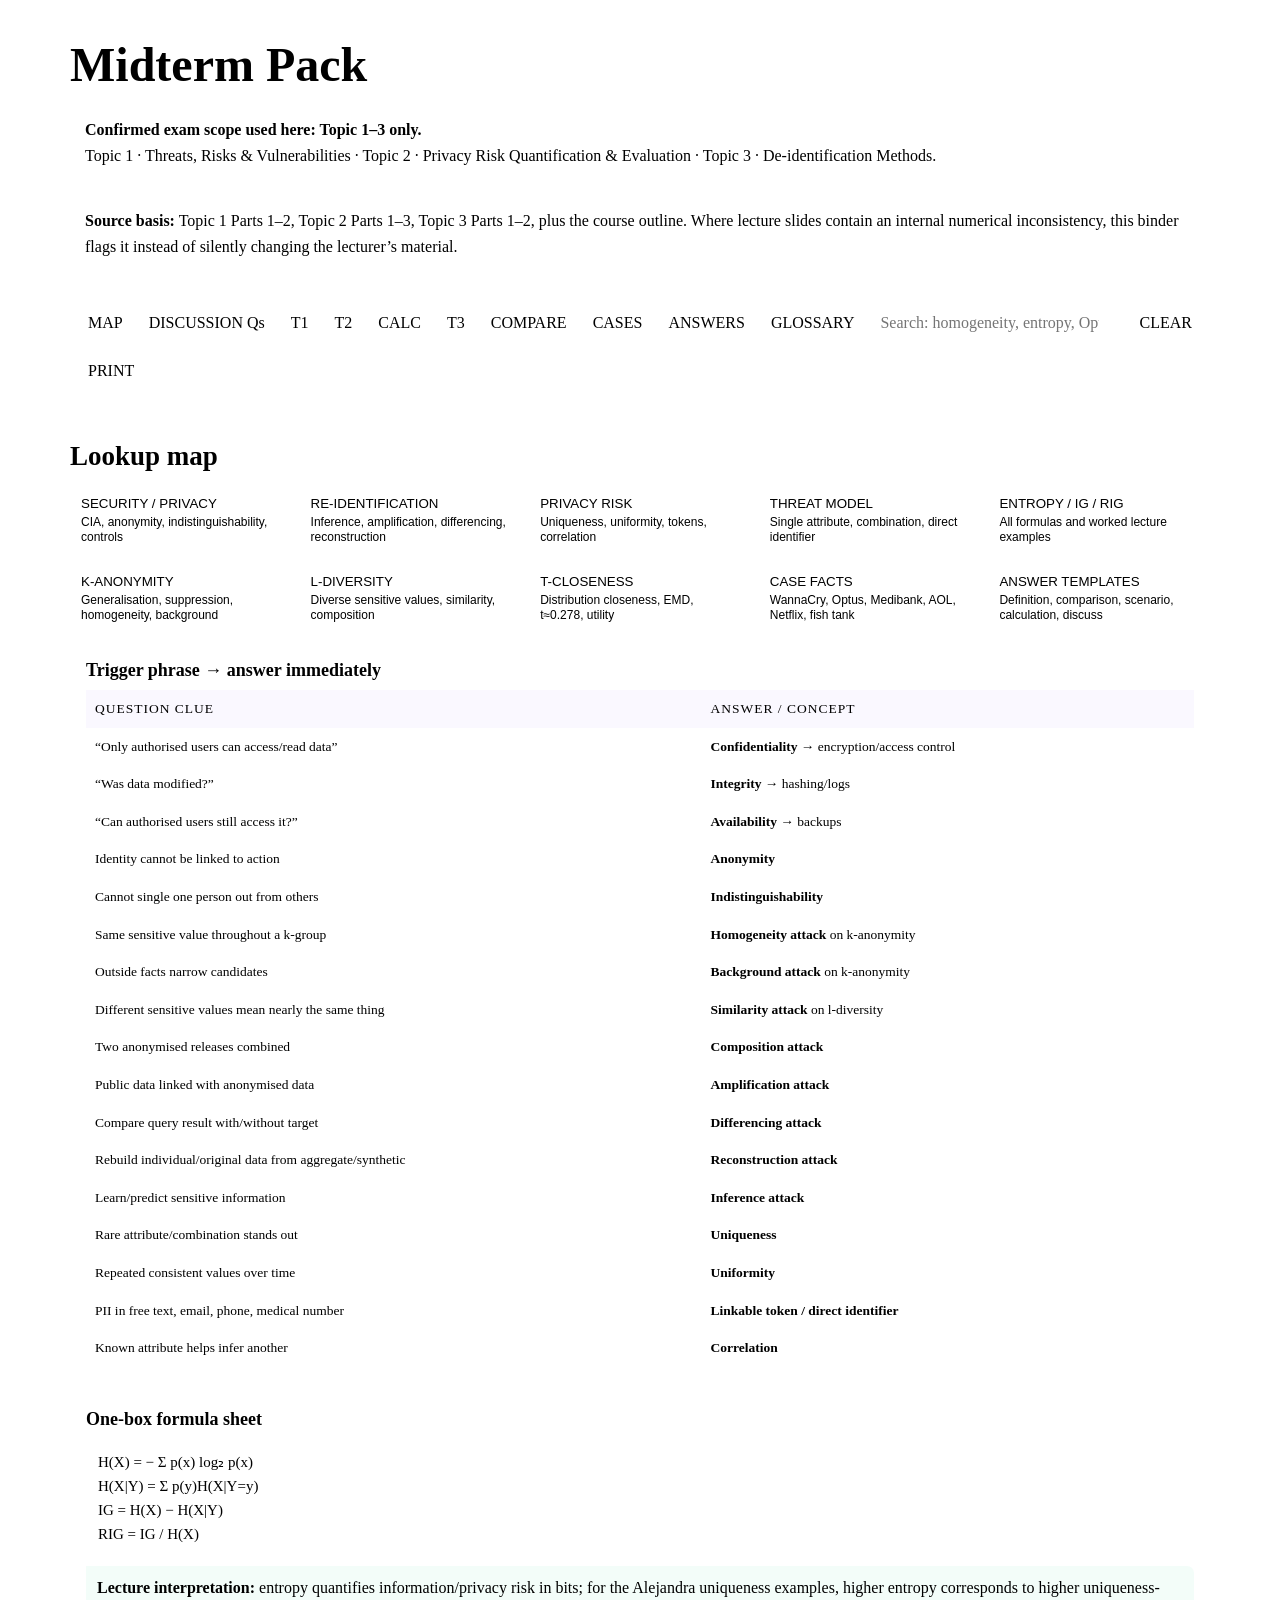
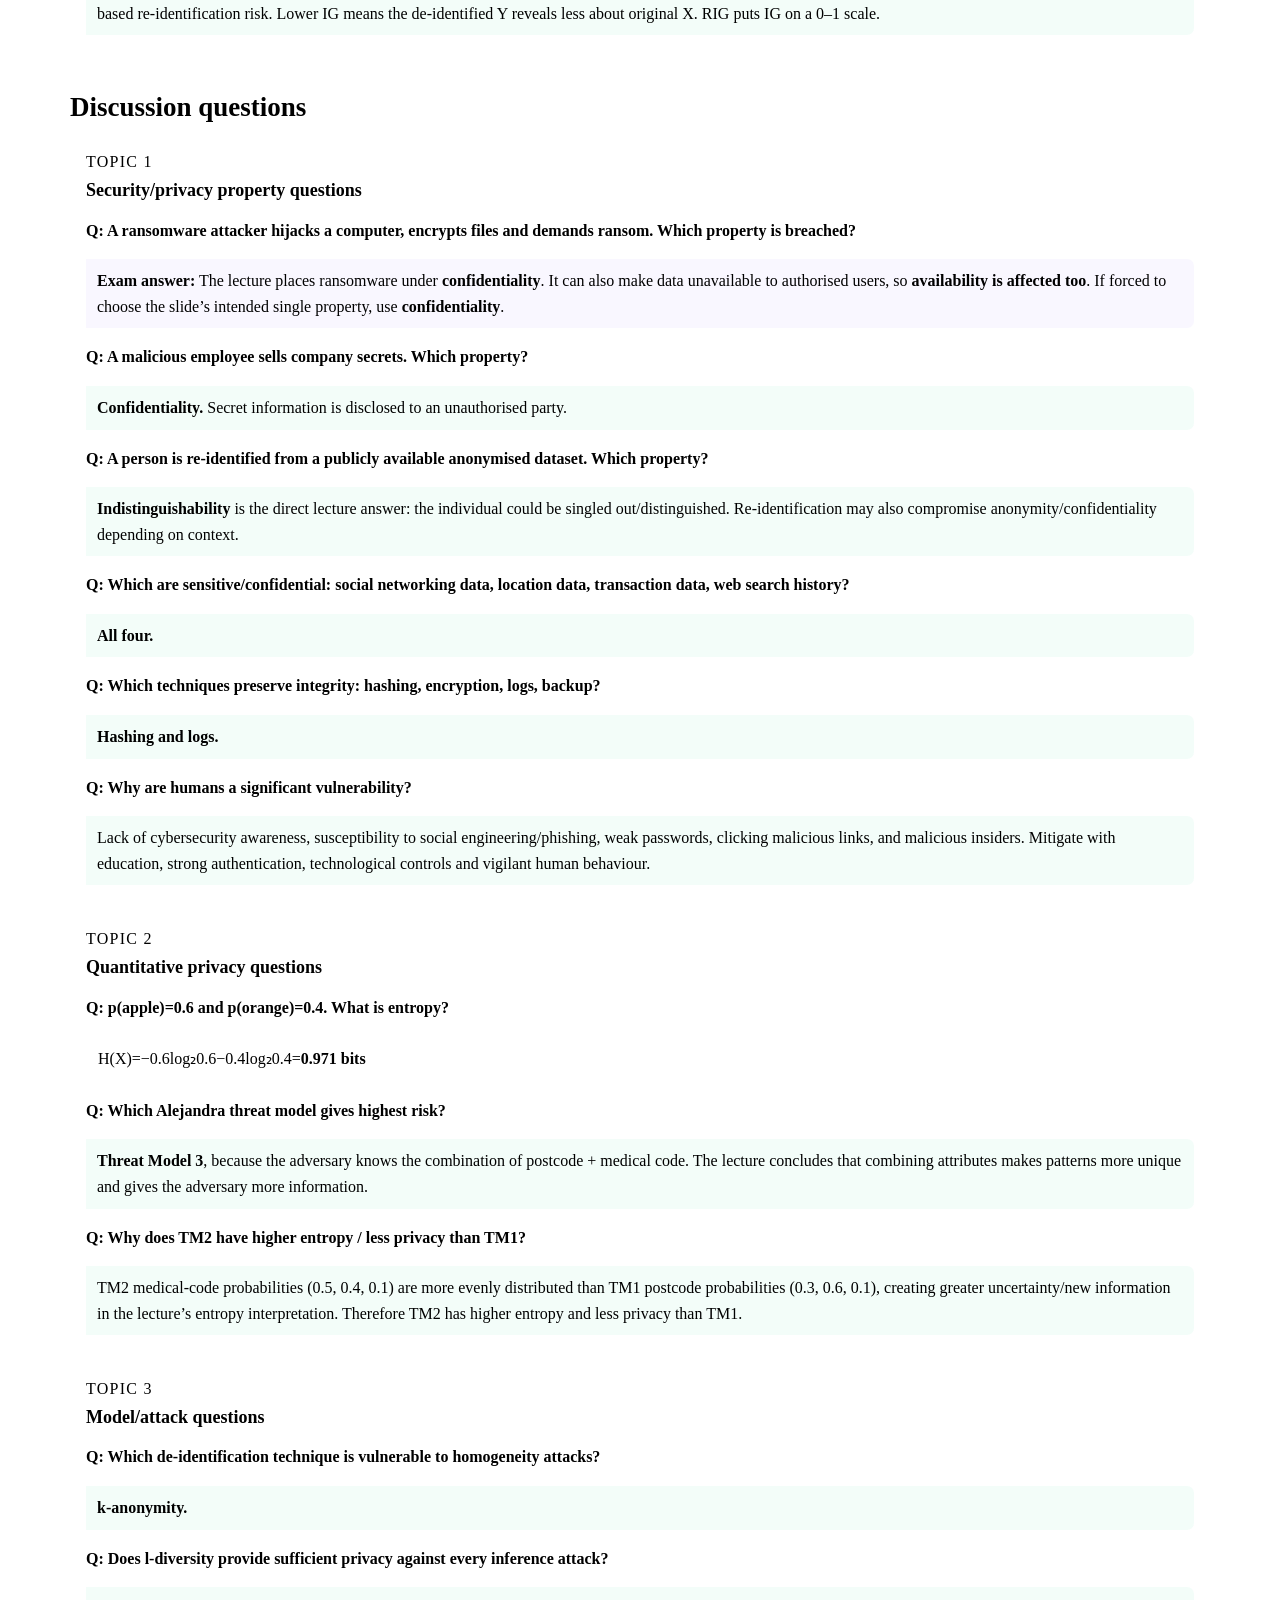
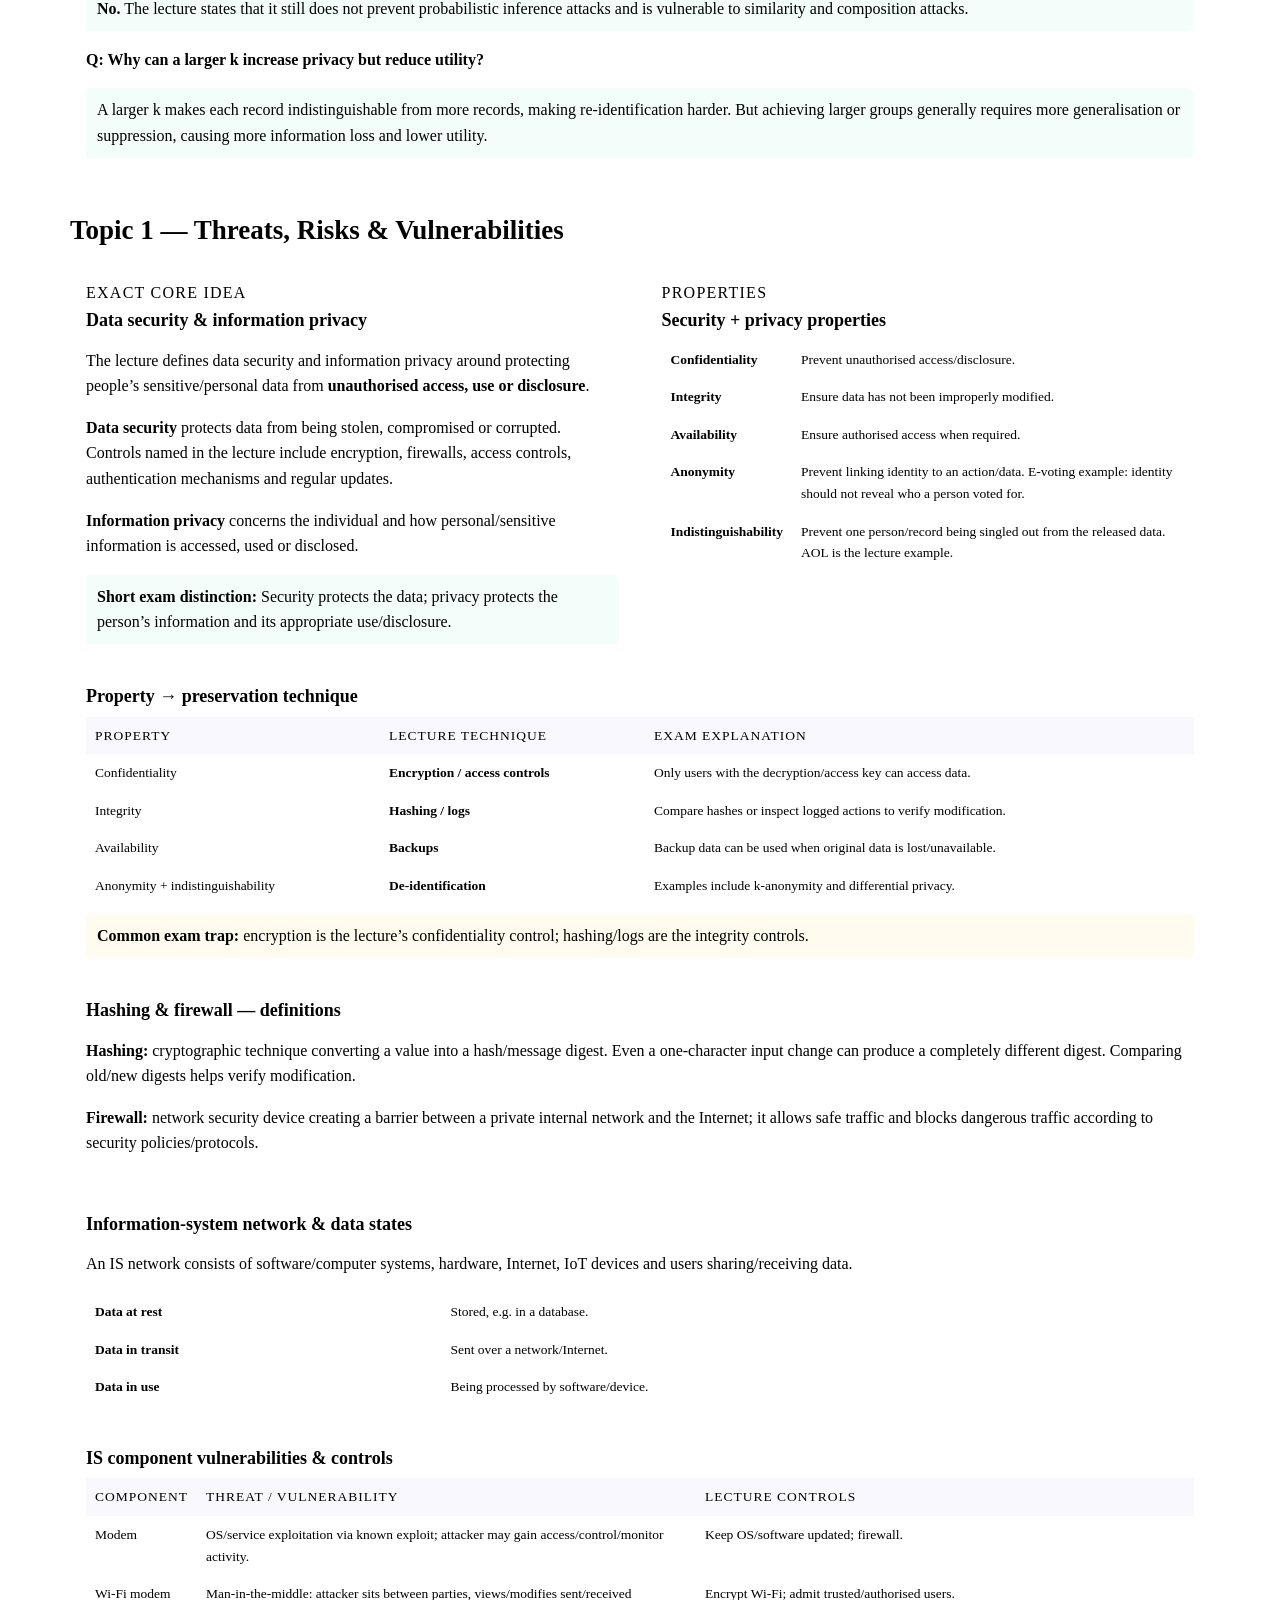
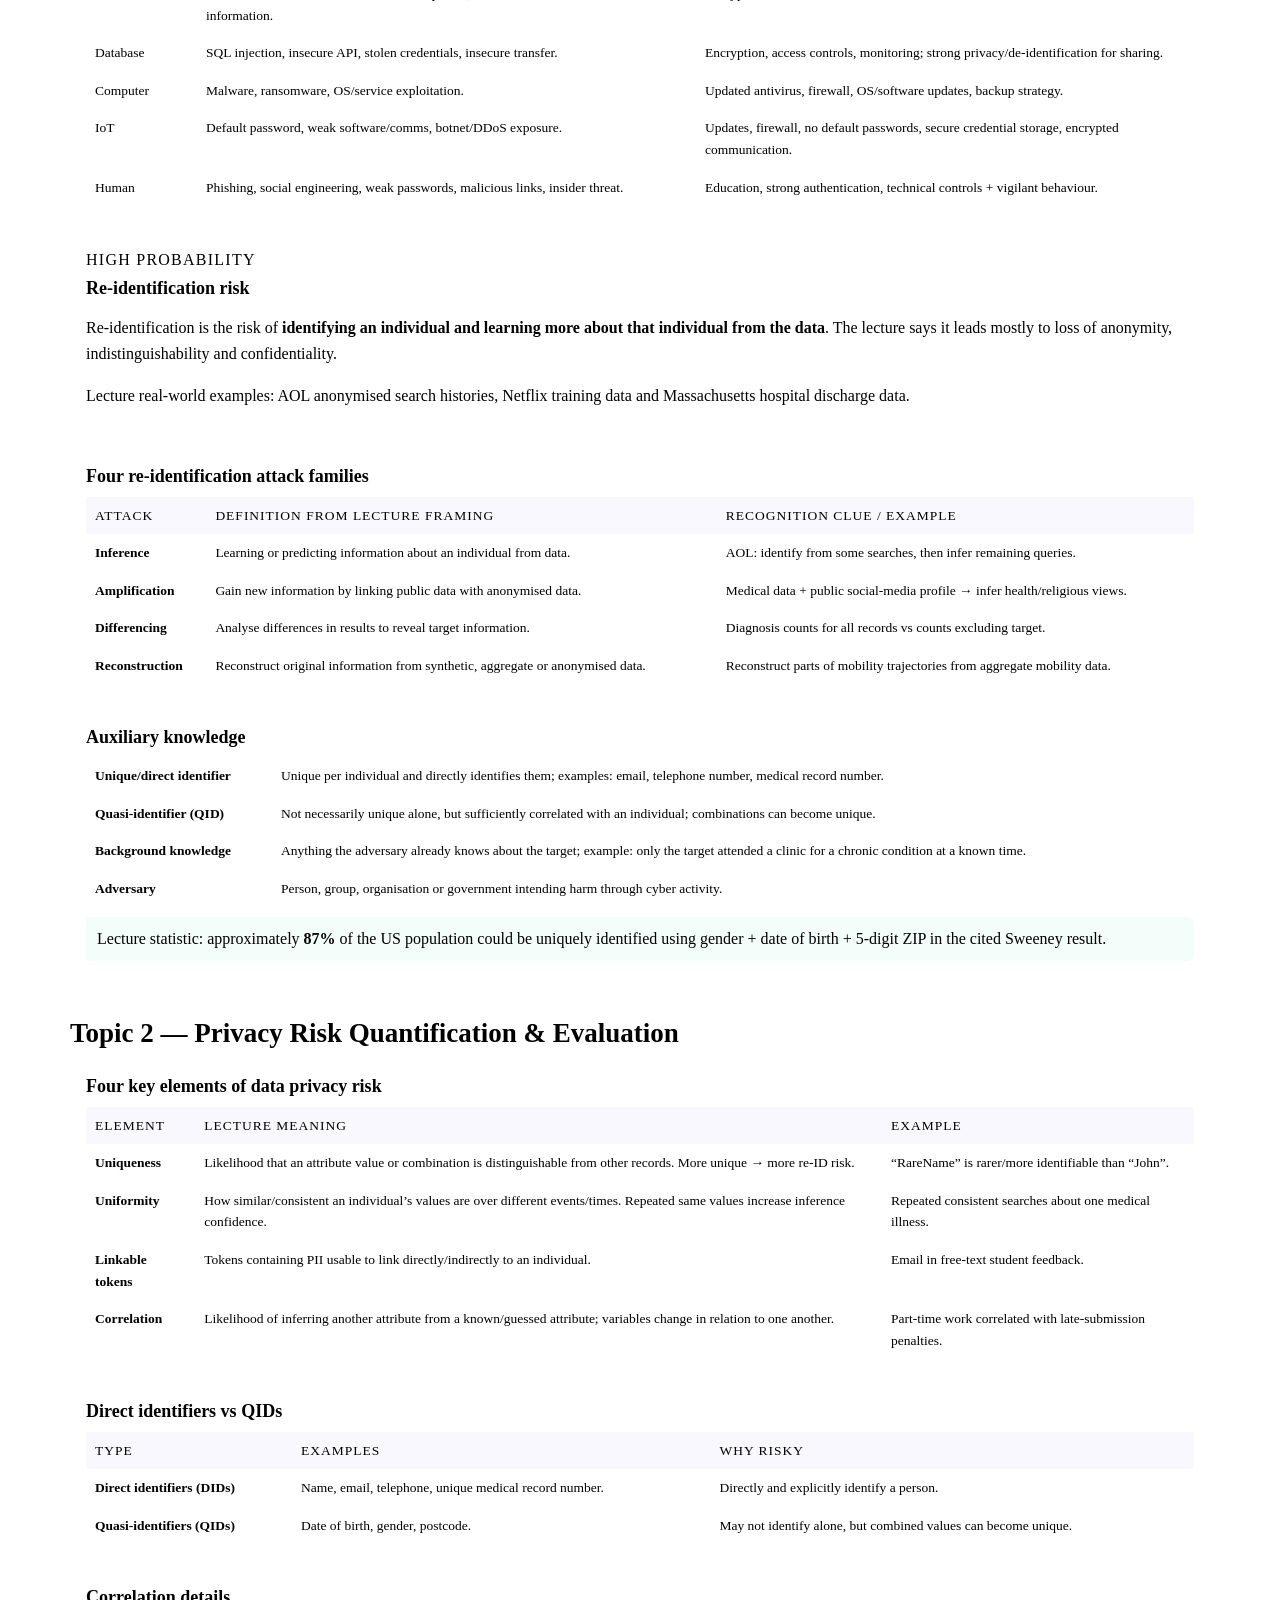
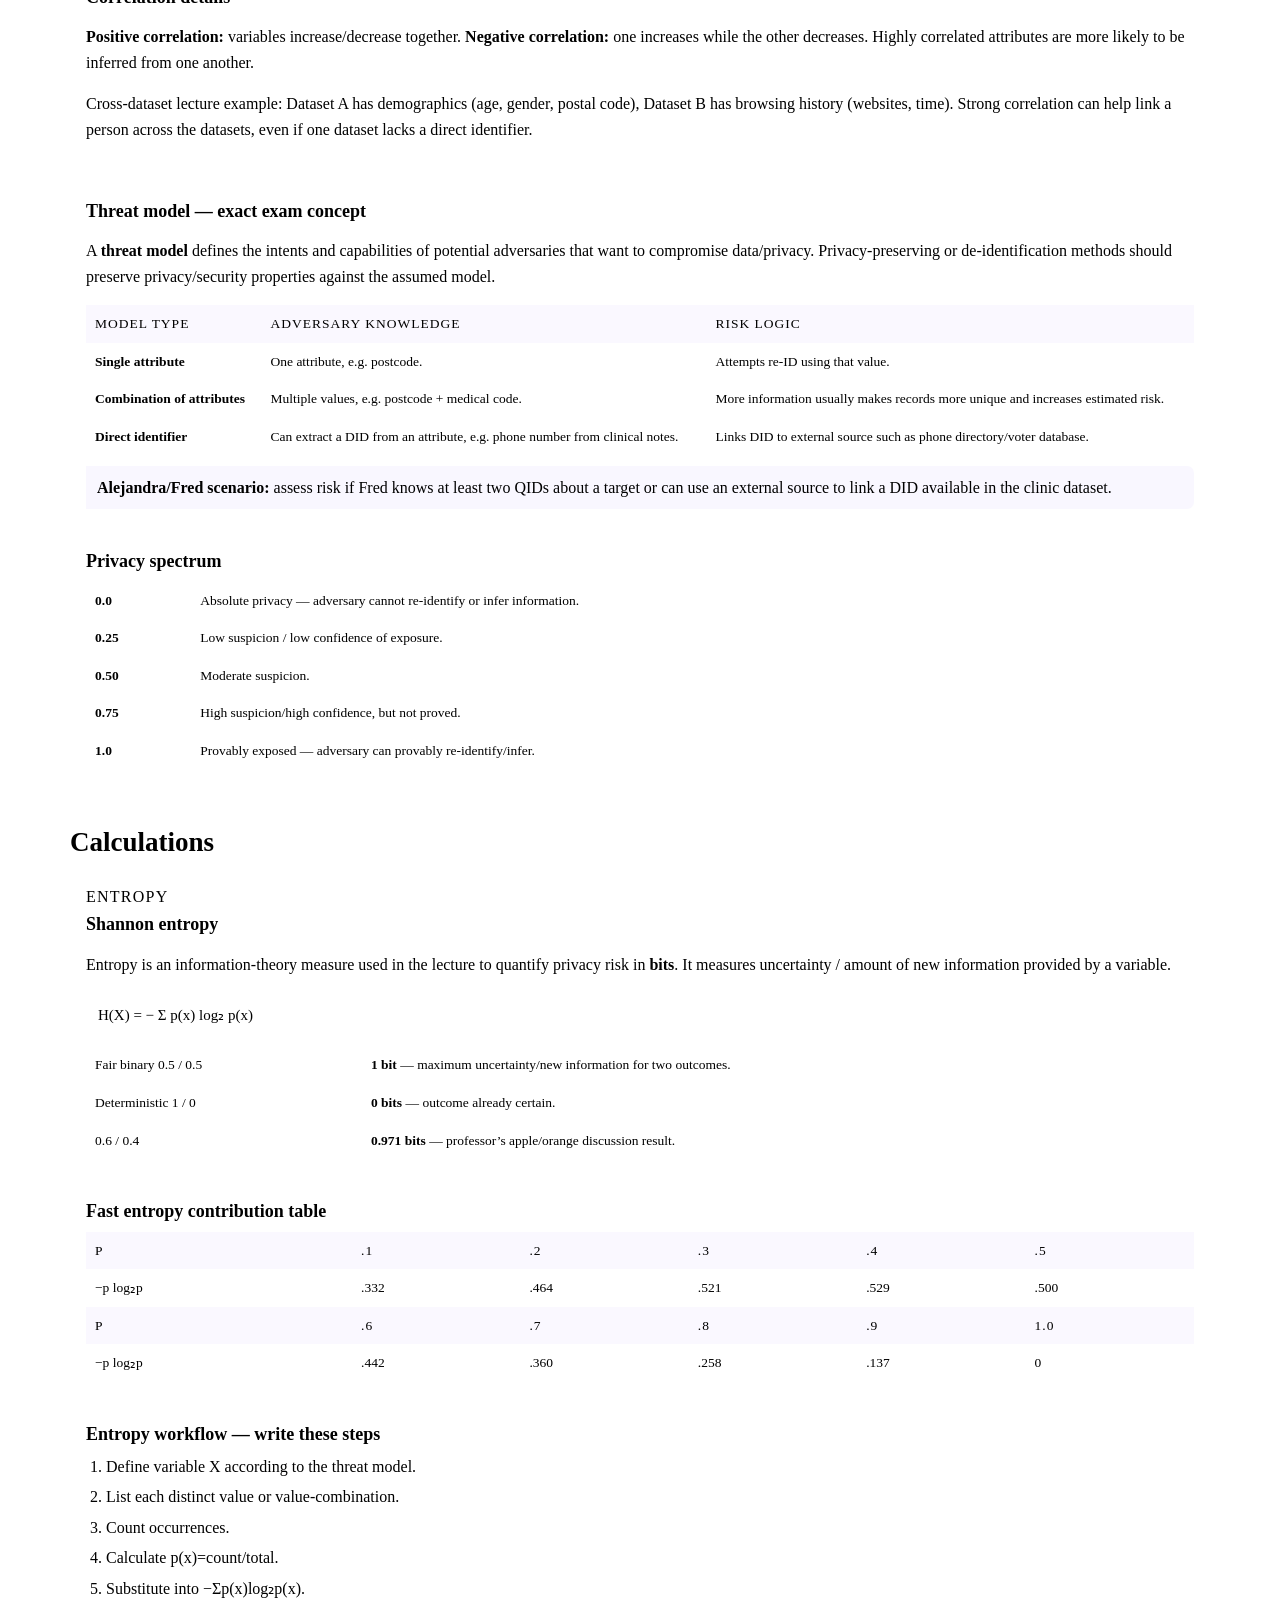
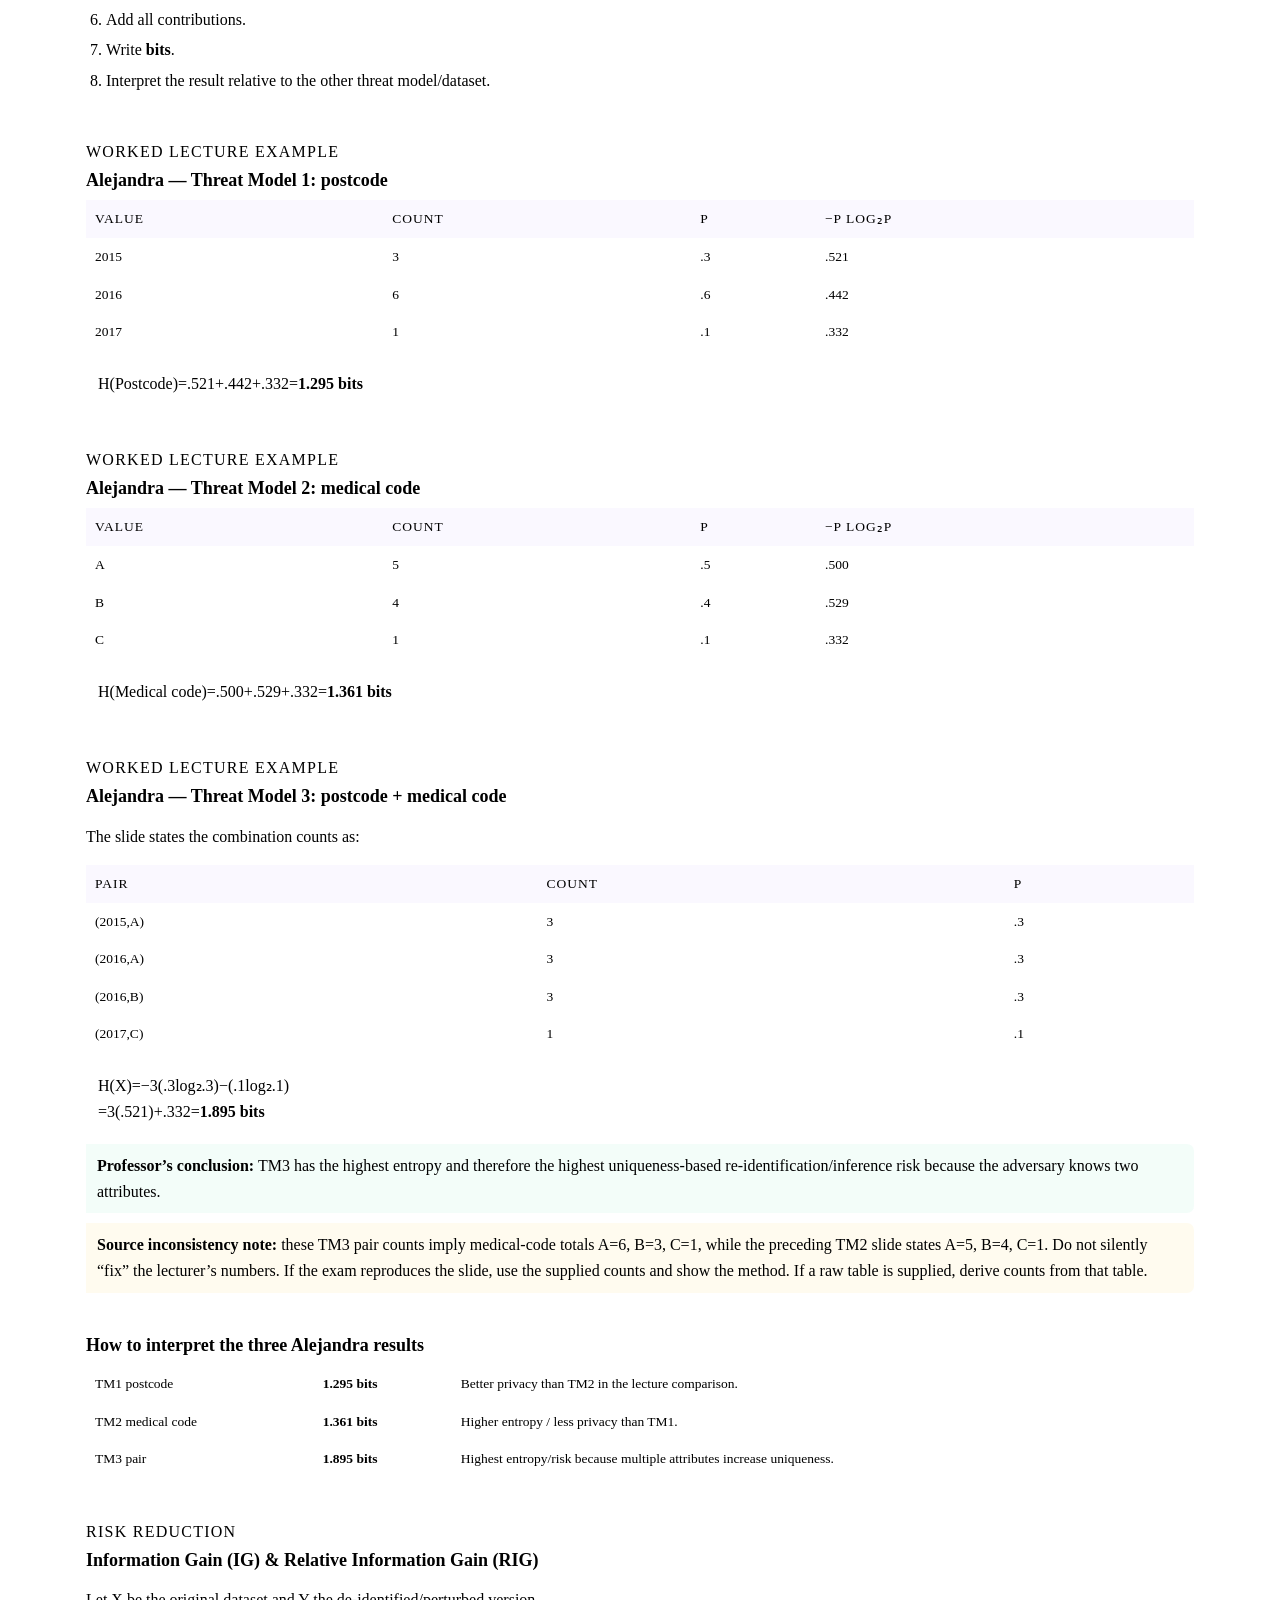
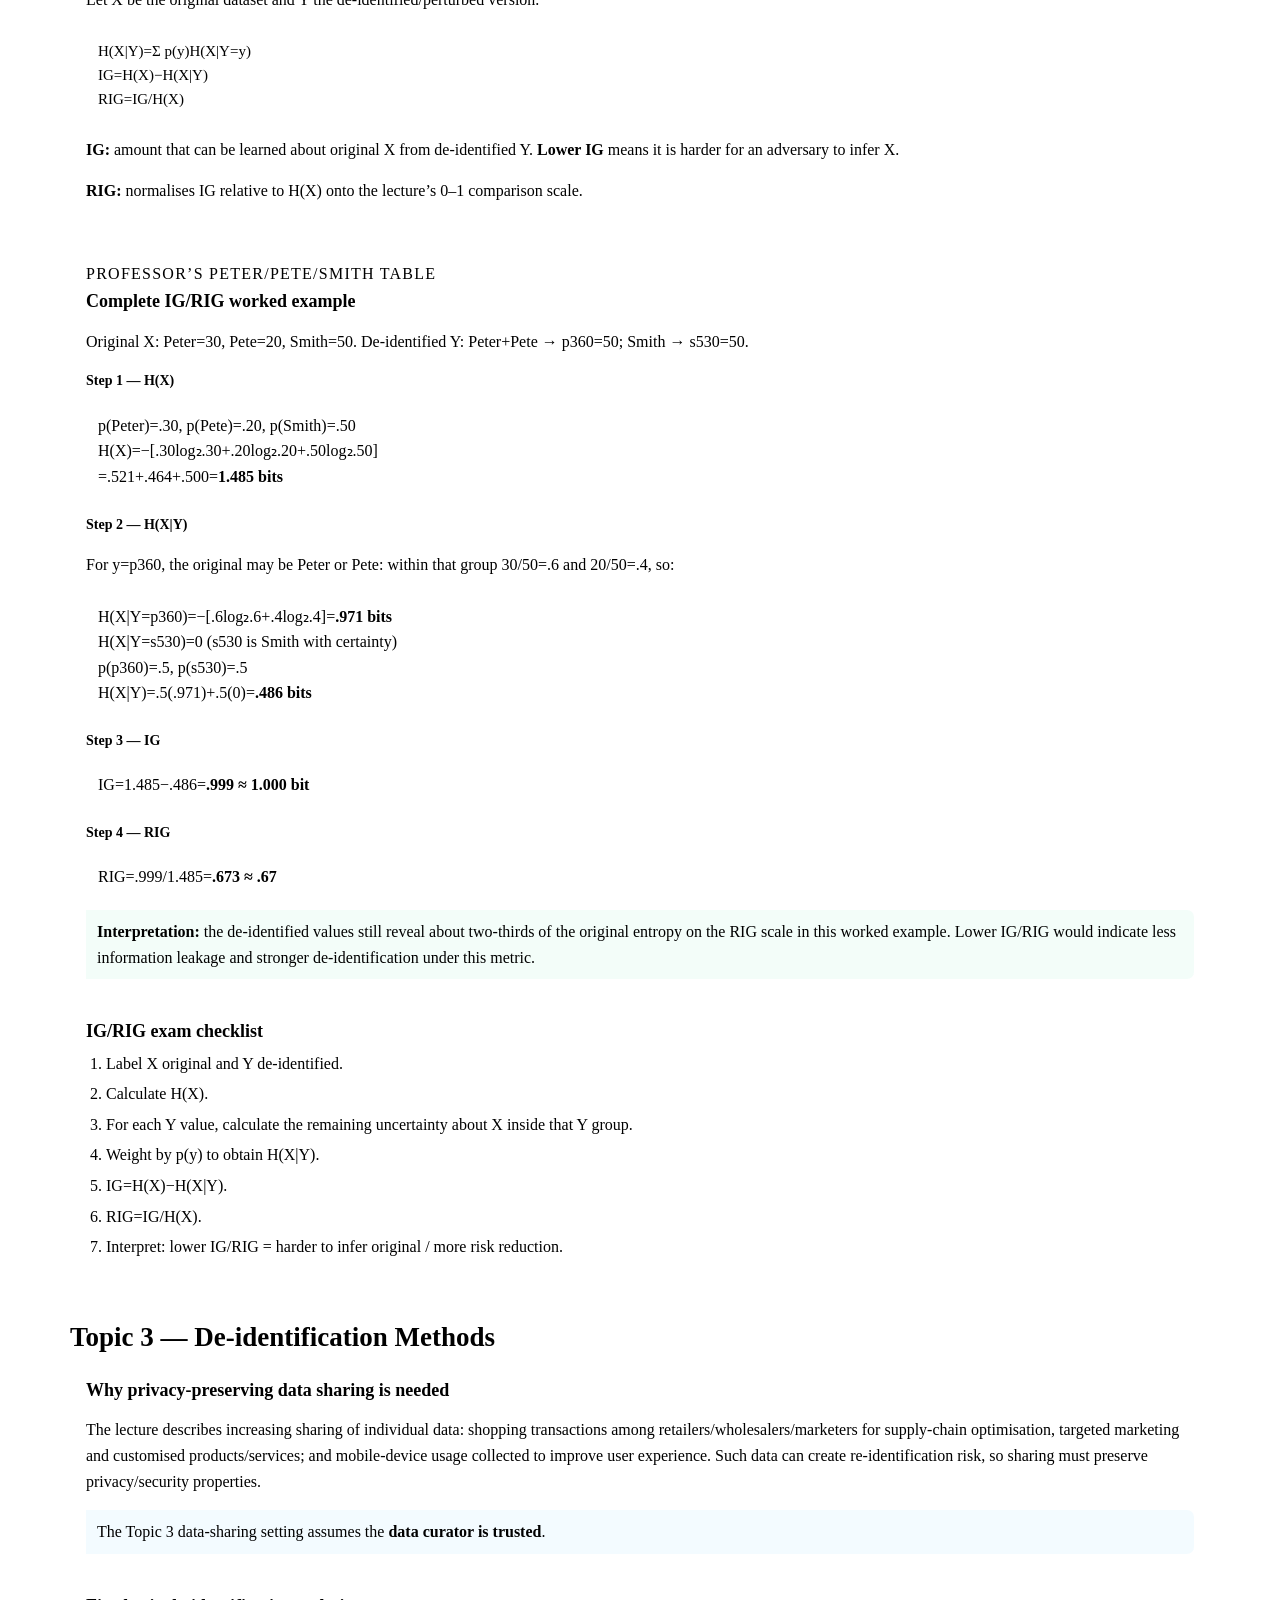
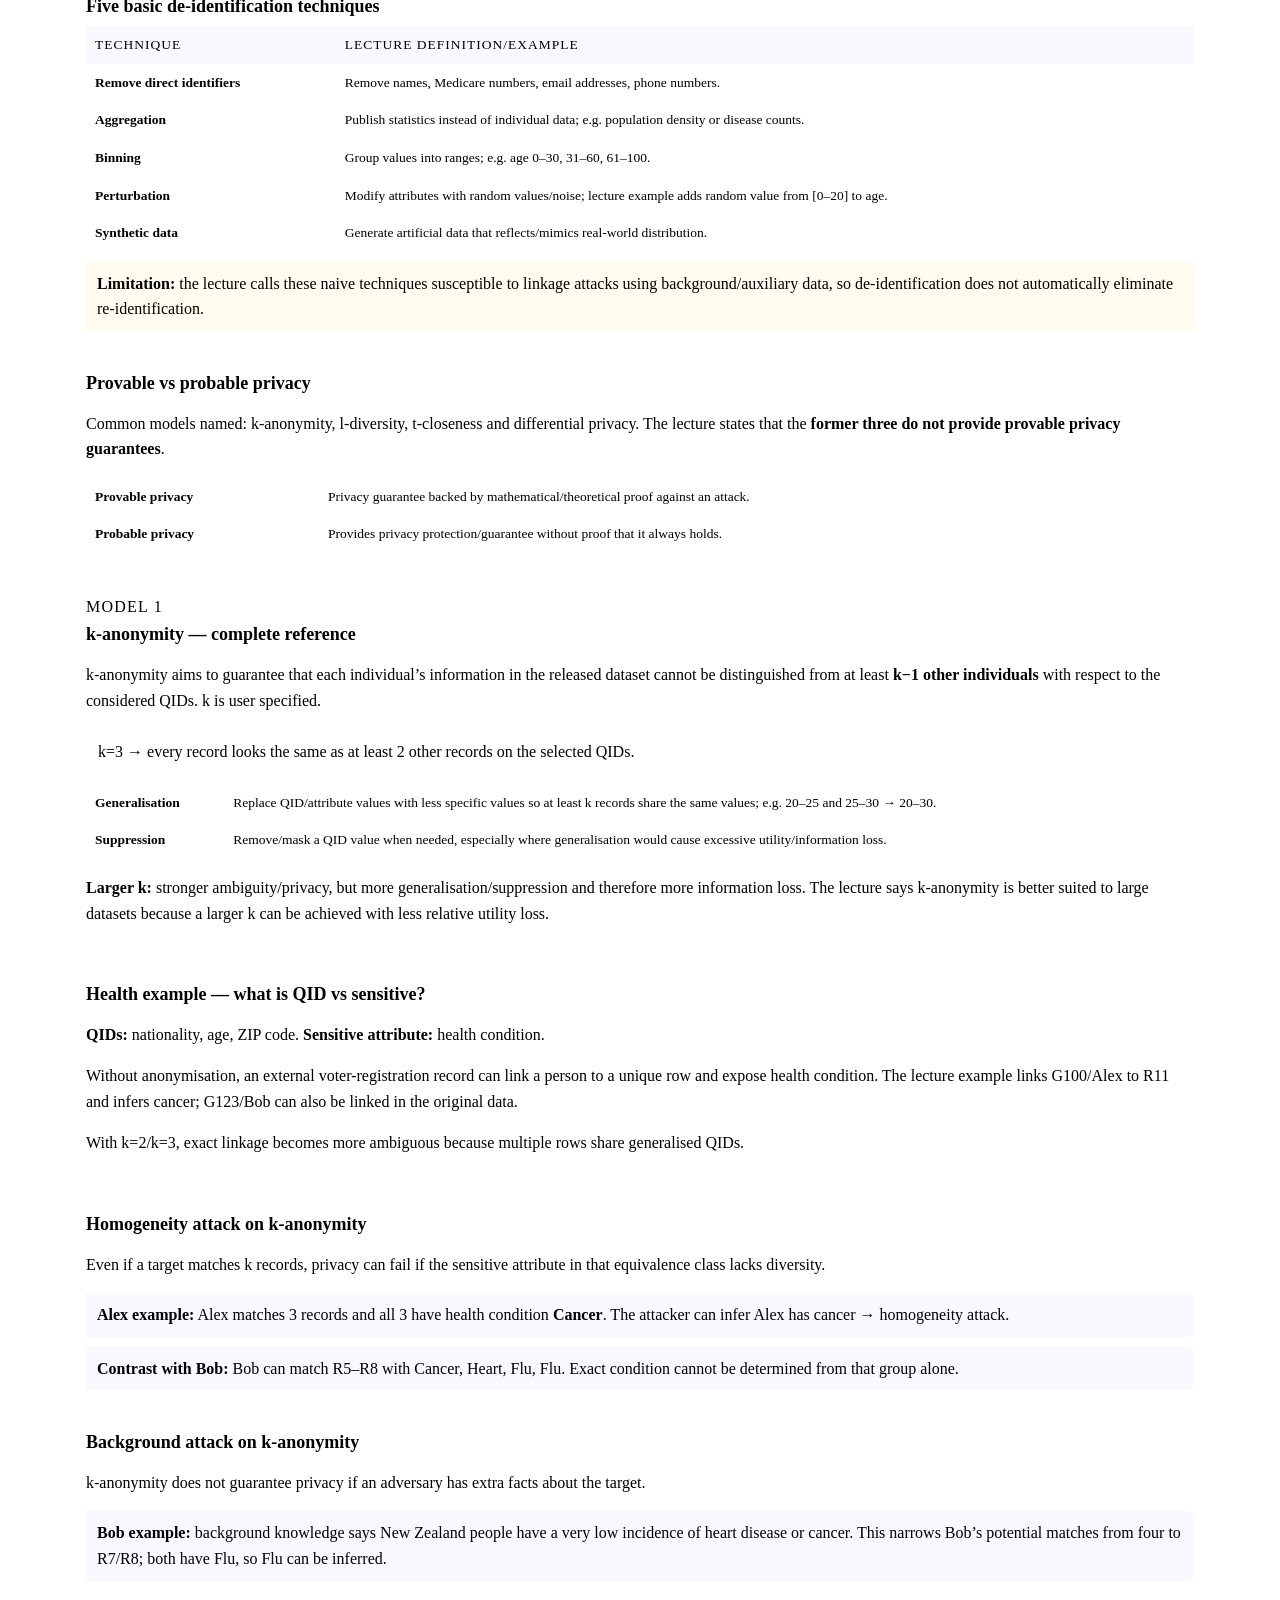
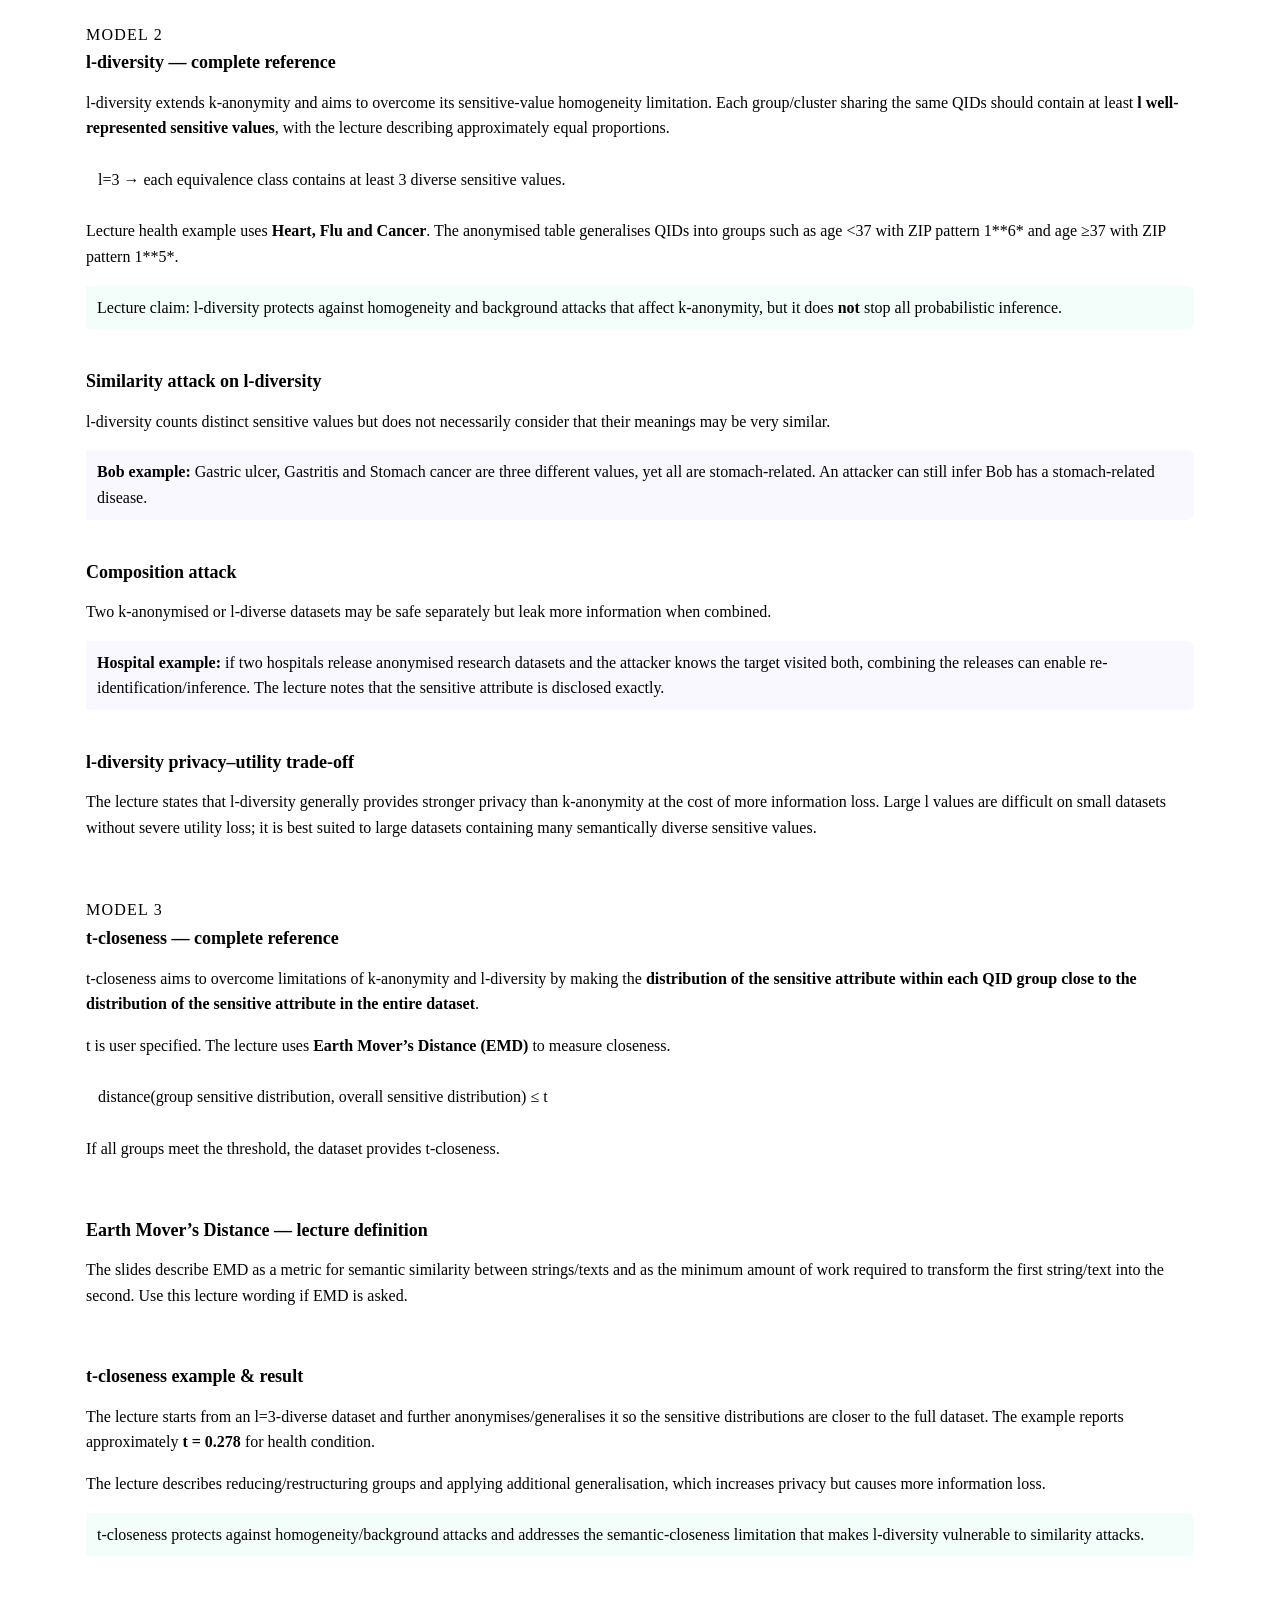
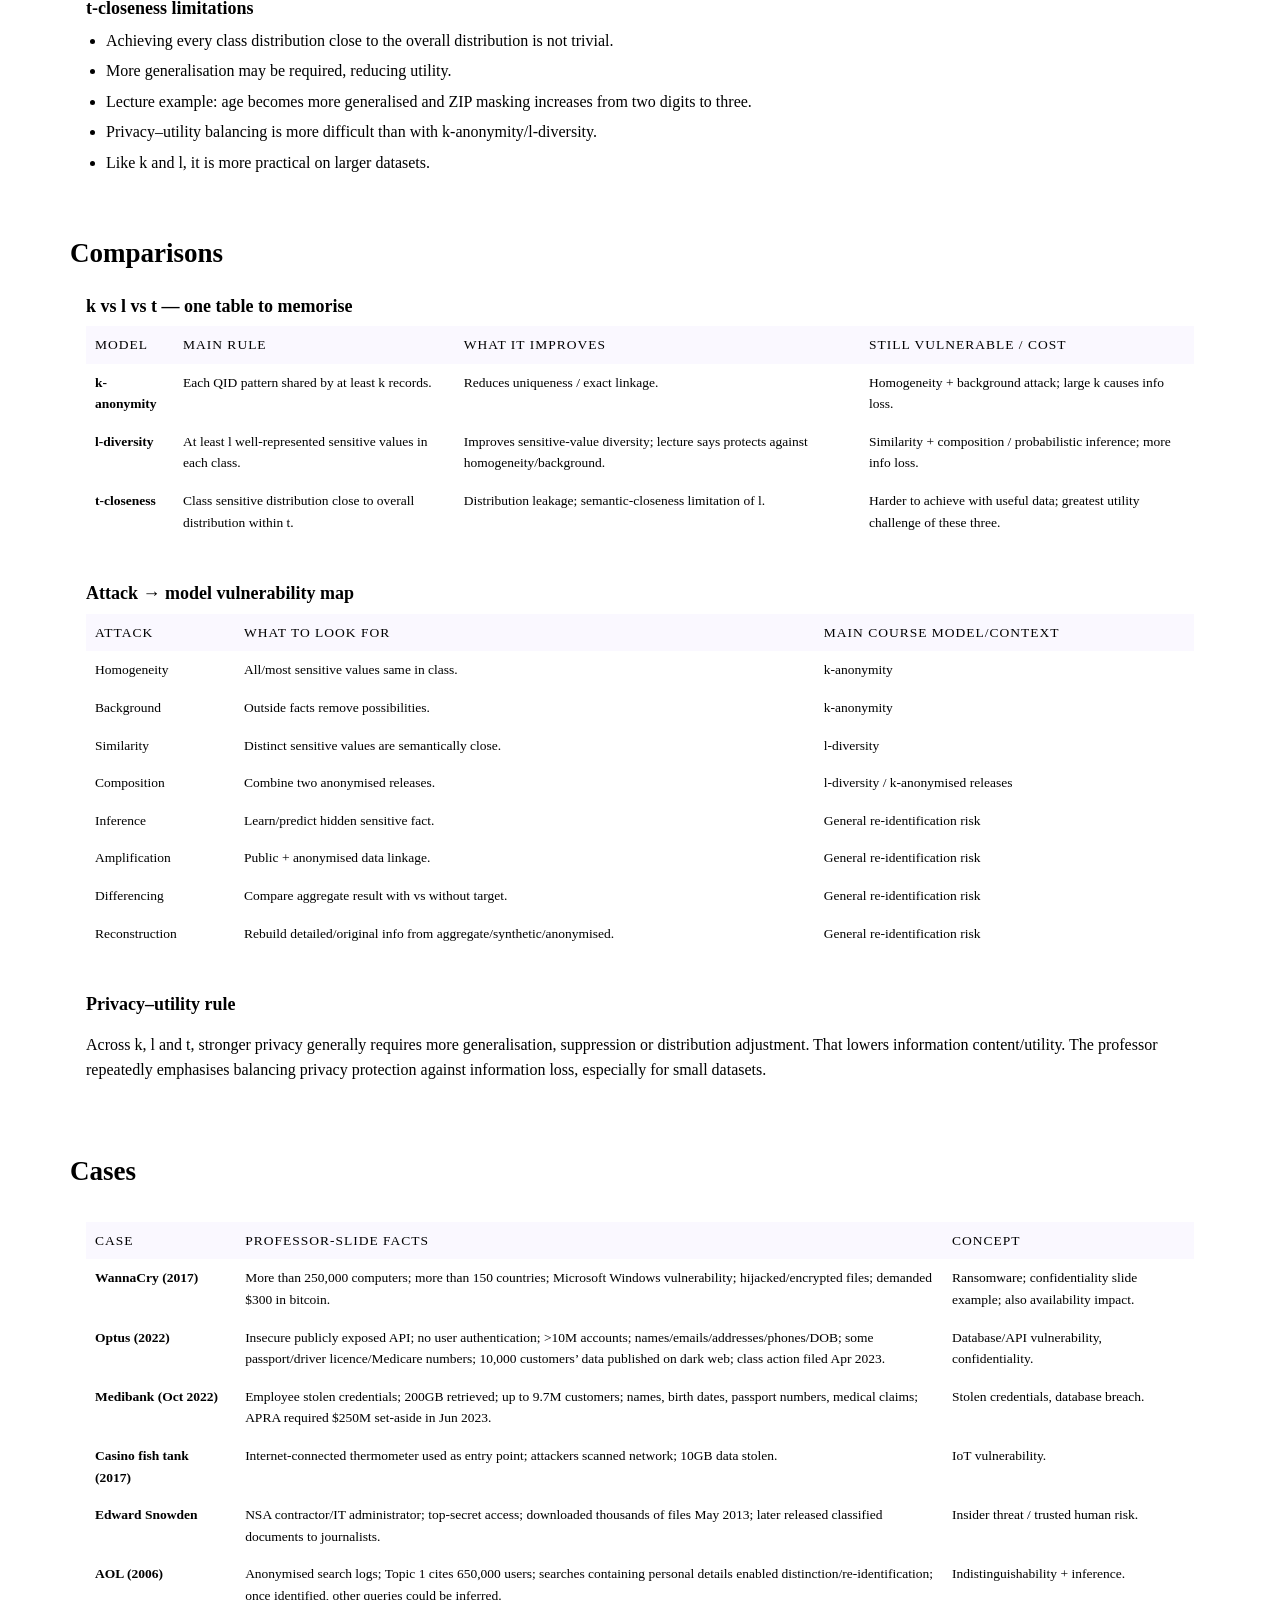
<file: midterm-pack.html>
<!DOCTYPE html>
<html lang="en">
<head>
<meta charset="UTF-8">
<meta name="viewport" content="width=device-width,initial-scale=1.0">
<script src="https://zann208.github.io/study/shared/v3/boot.js?v=20261030-4" data-console="privacy" data-v2="midterm-pack.v2.html"></script>
<title>Midterm Pack · Privacy Technologies</title>
<meta name="theme-color" content="#090b13">
<style>
*{box-sizing:border-box}html{background:var(--bg);scroll-behavior:smooth}body{margin:0;background:var(--bg);color:var(--ink);font-family:var(--sans);line-height:1.6}.wrap{max-width:1180px;margin:auto;padding:26px 20px 90px}.eyebrow{font:800 10px var(--mono);letter-spacing:2px;color:var(--vi);text-transform:uppercase}.hero{padding:8px 0 4px}h1{margin:6px 0 8px;font-size:clamp(30px,5vw,48px);line-height:1.04}h2{font-size:27px;line-height:1.15;margin:42px 0 8px;scroll-margin-top:94px}h3{font-size:18px;line-height:1.25;margin:0 0 8px}h4{font-size:14px;margin:14px 0 5px}.lede{max-width:900px;color:var(--dim);font-size:16px}.scope,.sourceNote{margin-top:14px;padding:13px 15px;border-radius:0 10px 10px 0;background:var(--p);border-left:3px solid var(--gr)}.sourceNote{border-left-color:var(--cy);color:var(--dim)}.scope b{color:var(--gr)}
.tools{position:sticky;top:var(--sc-sticky-top,0px);z-index:30;margin:18px 0 22px;padding:8px;background:color-mix(in srgb,var(--bg) 92%,transparent);backdrop-filter:blur(12px);border:1px solid var(--line);border-radius:11px;display:flex;gap:6px;flex-wrap:wrap}.tools button{border:1px solid var(--line);background:var(--p);color:var(--dim);border-radius:7px;padding:8px 10px;font:800 10px var(--mono);cursor:pointer}.tools button:hover{color:var(--vi);border-color:var(--vi)}.tools input{flex:1;min-width:220px;border:1px solid var(--line);background:var(--p);color:var(--ink);border-radius:7px;padding:8px 10px;font:12px var(--mono);outline:0}.tools input:focus{border-color:var(--vi)}.count{align-self:center;font:10px var(--mono);color:var(--faint);padding:0 5px}
.grid{display:grid;grid-template-columns:repeat(auto-fit,minmax(285px,1fr));gap:11px}.card{background:var(--p);border:1px solid var(--line);border-radius:11px;padding:15px 16px;margin-top:11px;break-inside:avoid}.grid>.card{margin-top:0}.card.compact{padding:12px 14px}.key{display:block;font:800 9px var(--mono);letter-spacing:1.25px;color:var(--vi);text-transform:uppercase;margin-bottom:4px}.answer,.trap,.note,.prof{margin-top:10px;padding:9px 11px;border-left:3px solid var(--gr);border-radius:0 7px 7px 0;background:rgba(52,211,153,.06)}.trap{border-left-color:var(--am);background:rgba(251,191,36,.07)}.note{border-left-color:var(--cy);background:rgba(56,189,248,.06)}.prof{border-left-color:var(--vi);background:rgba(167,139,250,.07)}.prof b{color:var(--vi)}.formula{margin-top:10px;padding:10px 12px;background:var(--p3);border:1px solid var(--line);border-radius:8px;font:13px/1.8 var(--mono);overflow:auto}.bigformula{font-size:15px}.tag{display:inline-block;padding:2px 6px;margin:2px;border:1px solid var(--line);border-radius:999px;font:800 9px var(--mono);color:var(--dim)}.good{color:var(--gr)}.warn{color:var(--am)}.bad{color:var(--rd)}.muted{color:var(--dim)}
table{width:100%;border-collapse:collapse;margin-top:9px;font-size:13.5px}th,td{text-align:left;vertical-align:top;padding:8px 9px;border-bottom:1px solid var(--line)}th{font:800 9px var(--mono);letter-spacing:1px;text-transform:uppercase;color:var(--vi);background:rgba(167,139,250,.06)}tr:last-child td{border-bottom:0}ul,ol{margin:7px 0 0 20px;padding:0}li{margin:5px 0}.navgrid{display:grid;grid-template-columns:repeat(auto-fit,minmax(185px,1fr));gap:8px;margin-top:12px}.navgrid button{border:1px solid var(--line);background:var(--p2);color:var(--ink);border-radius:9px;padding:11px;text-align:left;cursor:pointer}.navgrid b{display:block;color:var(--vi);font:800 10px var(--mono);margin-bottom:3px}.navgrid span{font-size:12px;color:var(--dim)}.q{font-weight:700}.a{color:var(--gr);font-weight:700}.hidden{display:none!important}.divider{border:0;border-top:1px solid var(--line);margin:28px 0 0}.mini{font-size:12px}.two{display:grid;grid-template-columns:1fr 1fr;gap:11px}.pagebreak{break-before:page}.toc-num{color:var(--vi);font:800 10px var(--mono)}
@media(max-width:760px){.wrap{padding:18px 13px 70px}.tools{position:static}.tools input{order:-1;width:100%}.two{grid-template-columns:1fr}h2{scroll-margin-top:12px}}
@media print{html,body{background:#fff!important;color:#000!important;font-size:10.5pt}.wrap{max-width:none;padding:0}.tools{display:none!important}.card,.scope,.sourceNote,.answer,.trap,.note,.prof,.formula{background:#fff!important;color:#000!important;border-color:#aaa!important}.card *,table,th,td,.scope *,.sourceNote *{color:#000!important}.eyebrow,.key{color:#000!important}.pagebreak{break-before:page}h2{break-after:avoid}.card{break-inside:avoid}.hero{break-after:avoid}.navgrid button{background:#fff!important;color:#000!important;border-color:#aaa!important}.hidden{display:block!important}}
</style>
</head>
<body data-study-console="privacy" data-console-id="privacy" data-console-name="Privacy & Information Security">
<div class="wrap">
<header class="hero">
<h1>Midterm Pack</h1>
<div class="scope"><b>Confirmed exam scope used here: Topic 1–3 only.</b><br>Topic 1 · Threats, Risks &amp; Vulnerabilities · Topic 2 · Privacy Risk Quantification &amp; Evaluation · Topic 3 · De-identification Methods.</div>
<div class="sourceNote"><b>Source basis:</b> Topic 1 Parts 1–2, Topic 2 Parts 1–3, Topic 3 Parts 1–2, plus the course outline. Where lecture slides contain an internal numerical inconsistency, this binder flags it instead of silently changing the lecturer’s material.</div>
</header>

<div class="tools">
<button data-j="fast">MAP</button><button data-j="discussion">DISCUSSION Qs</button><button data-j="t1">T1</button><button data-j="t2">T2</button><button data-j="calc">CALC</button><button data-j="t3">T3</button><button data-j="compare">COMPARE</button><button data-j="cases">CASES</button><button data-j="templates">ANSWERS</button><button data-j="glossary">GLOSSARY</button><input id="search" type="search" placeholder="Search: homogeneity, entropy, Optus, QID, RIG…"><button id="clear">CLEAR</button><button id="print">PRINT</button><span id="count" class="count"></span>
</div>

<section id="fast">
<h2>Lookup map</h2>
<div class="navgrid">
<button data-j="t1"><b>SECURITY / PRIVACY</b><span>CIA, anonymity, indistinguishability, controls</span></button>
<button data-j="t1-attacks"><b>RE-IDENTIFICATION</b><span>Inference, amplification, differencing, reconstruction</span></button>
<button data-j="t2-risk"><b>PRIVACY RISK</b><span>Uniqueness, uniformity, tokens, correlation</span></button>
<button data-j="t2-threat"><b>THREAT MODEL</b><span>Single attribute, combination, direct identifier</span></button>
<button data-j="calc"><b>ENTROPY / IG / RIG</b><span>All formulas and worked lecture examples</span></button>
<button data-j="t3-k"><b>K-ANONYMITY</b><span>Generalisation, suppression, homogeneity, background</span></button>
<button data-j="t3-l"><b>L-DIVERSITY</b><span>Diverse sensitive values, similarity, composition</span></button>
<button data-j="t3-t"><b>T-CLOSENESS</b><span>Distribution closeness, EMD, t≈0.278, utility</span></button>
<button data-j="cases"><b>CASE FACTS</b><span>WannaCry, Optus, Medibank, AOL, Netflix, fish tank</span></button>
<button data-j="templates"><b>ANSWER TEMPLATES</b><span>Definition, comparison, scenario, calculation, discuss</span></button>
</div>
<div class="card searchable">
<h3>Trigger phrase → answer immediately</h3>
<table>
<tr><th>Question clue</th><th>Answer / concept</th></tr>
<tr><td>“Only authorised users can access/read data”</td><td><b>Confidentiality</b> → encryption/access control</td></tr>
<tr><td>“Was data modified?”</td><td><b>Integrity</b> → hashing/logs</td></tr>
<tr><td>“Can authorised users still access it?”</td><td><b>Availability</b> → backups</td></tr>
<tr><td>Identity cannot be linked to action</td><td><b>Anonymity</b></td></tr>
<tr><td>Cannot single one person out from others</td><td><b>Indistinguishability</b></td></tr>
<tr><td>Same sensitive value throughout a k-group</td><td><b>Homogeneity attack</b> on k-anonymity</td></tr>
<tr><td>Outside facts narrow candidates</td><td><b>Background attack</b> on k-anonymity</td></tr>
<tr><td>Different sensitive values mean nearly the same thing</td><td><b>Similarity attack</b> on l-diversity</td></tr>
<tr><td>Two anonymised releases combined</td><td><b>Composition attack</b></td></tr>
<tr><td>Public data linked with anonymised data</td><td><b>Amplification attack</b></td></tr>
<tr><td>Compare query result with/without target</td><td><b>Differencing attack</b></td></tr>
<tr><td>Rebuild individual/original data from aggregate/synthetic</td><td><b>Reconstruction attack</b></td></tr>
<tr><td>Learn/predict sensitive information</td><td><b>Inference attack</b></td></tr>
<tr><td>Rare attribute/combination stands out</td><td><b>Uniqueness</b></td></tr>
<tr><td>Repeated consistent values over time</td><td><b>Uniformity</b></td></tr>
<tr><td>PII in free text, email, phone, medical number</td><td><b>Linkable token / direct identifier</b></td></tr>
<tr><td>Known attribute helps infer another</td><td><b>Correlation</b></td></tr>
</table>
</div>
<div class="card searchable">
<h3>One-box formula sheet</h3>
<div class="formula bigformula">H(X) = − Σ p(x) log₂ p(x)<br>H(X|Y) = Σ p(y)H(X|Y=y)<br>IG = H(X) − H(X|Y)<br>RIG = IG / H(X)</div>
<div class="answer"><b>Lecture interpretation:</b> entropy quantifies information/privacy risk in bits; for the Alejandra uniqueness examples, higher entropy corresponds to higher uniqueness-based re-identification risk. Lower IG means the de-identified Y reveals less about original X. RIG puts IG on a 0–1 scale.</div>
</div>
</section>

<section id="discussion" class="pagebreak">
<h2>Discussion questions</h2>
<div class="card searchable"><span class="key">Topic 1</span><h3>Security/privacy property questions</h3>
<p class="q">Q: A ransomware attacker hijacks a computer, encrypts files and demands ransom. Which property is breached?</p>
<div class="prof"><b>Exam answer:</b> The lecture places ransomware under <b>confidentiality</b>. It can also make data unavailable to authorised users, so <b>availability is affected too</b>. If forced to choose the slide’s intended single property, use <b>confidentiality</b>.</div>
<p class="q">Q: A malicious employee sells company secrets. Which property?</p><div class="answer"><b>Confidentiality.</b> Secret information is disclosed to an unauthorised party.</div>
<p class="q">Q: A person is re-identified from a publicly available anonymised dataset. Which property?</p><div class="answer"><b>Indistinguishability</b> is the direct lecture answer: the individual could be singled out/distinguished. Re-identification may also compromise anonymity/confidentiality depending on context.</div>
<p class="q">Q: Which are sensitive/confidential: social networking data, location data, transaction data, web search history?</p><div class="answer"><b>All four.</b></div>
<p class="q">Q: Which techniques preserve integrity: hashing, encryption, logs, backup?</p><div class="answer"><b>Hashing and logs.</b></div>
<p class="q">Q: Why are humans a significant vulnerability?</p><div class="answer">Lack of cybersecurity awareness, susceptibility to social engineering/phishing, weak passwords, clicking malicious links, and malicious insiders. Mitigate with education, strong authentication, technological controls and vigilant human behaviour.</div>
</div>
<div class="card searchable"><span class="key">Topic 2</span><h3>Quantitative privacy questions</h3>
<p class="q">Q: p(apple)=0.6 and p(orange)=0.4. What is entropy?</p><div class="formula">H(X)=−0.6log₂0.6−0.4log₂0.4=<b>0.971 bits</b></div>
<p class="q">Q: Which Alejandra threat model gives highest risk?</p><div class="answer"><b>Threat Model 3</b>, because the adversary knows the combination of postcode + medical code. The lecture concludes that combining attributes makes patterns more unique and gives the adversary more information.</div>
<p class="q">Q: Why does TM2 have higher entropy / less privacy than TM1?</p><div class="answer">TM2 medical-code probabilities (0.5, 0.4, 0.1) are more evenly distributed than TM1 postcode probabilities (0.3, 0.6, 0.1), creating greater uncertainty/new information in the lecture’s entropy interpretation. Therefore TM2 has higher entropy and less privacy than TM1.</div>
</div>
<div class="card searchable"><span class="key">Topic 3</span><h3>Model/attack questions</h3>
<p class="q">Q: Which de-identification technique is vulnerable to homogeneity attacks?</p><div class="answer"><b>k-anonymity.</b></div>
<p class="q">Q: Does l-diversity provide sufficient privacy against every inference attack?</p><div class="answer"><b>No.</b> The lecture states that it still does not prevent probabilistic inference attacks and is vulnerable to similarity and composition attacks.</div>
<p class="q">Q: Why can a larger k increase privacy but reduce utility?</p><div class="answer">A larger k makes each record indistinguishable from more records, making re-identification harder. But achieving larger groups generally requires more generalisation or suppression, causing more information loss and lower utility.</div>
</div>
</section>

<section id="t1" class="pagebreak">
<h2>Topic 1 — Threats, Risks &amp; Vulnerabilities</h2>
<div class="two">
<div class="card searchable"><span class="key">Exact core idea</span><h3>Data security & information privacy</h3><p>The lecture defines data security and information privacy around protecting people’s sensitive/personal data from <b>unauthorised access, use or disclosure</b>.</p><p><b>Data security</b> protects data from being stolen, compromised or corrupted. Controls named in the lecture include encryption, firewalls, access controls, authentication mechanisms and regular updates.</p><p><b>Information privacy</b> concerns the individual and how personal/sensitive information is accessed, used or disclosed.</p><div class="answer"><b>Short exam distinction:</b> Security protects the data; privacy protects the person’s information and its appropriate use/disclosure.</div></div>
<div class="card searchable"><span class="key">Properties</span><h3>Security + privacy properties</h3><table><tr><td><b>Confidentiality</b></td><td>Prevent unauthorised access/disclosure.</td></tr><tr><td><b>Integrity</b></td><td>Ensure data has not been improperly modified.</td></tr><tr><td><b>Availability</b></td><td>Ensure authorised access when required.</td></tr><tr><td><b>Anonymity</b></td><td>Prevent linking identity to an action/data. E-voting example: identity should not reveal who a person voted for.</td></tr><tr><td><b>Indistinguishability</b></td><td>Prevent one person/record being singled out from the released data. AOL is the lecture example.</td></tr></table></div>
</div>
<div class="card searchable"><h3>Property → preservation technique</h3><table><tr><th>Property</th><th>Lecture technique</th><th>Exam explanation</th></tr><tr><td>Confidentiality</td><td><b>Encryption / access controls</b></td><td>Only users with the decryption/access key can access data.</td></tr><tr><td>Integrity</td><td><b>Hashing / logs</b></td><td>Compare hashes or inspect logged actions to verify modification.</td></tr><tr><td>Availability</td><td><b>Backups</b></td><td>Backup data can be used when original data is lost/unavailable.</td></tr><tr><td>Anonymity + indistinguishability</td><td><b>De-identification</b></td><td>Examples include k-anonymity and differential privacy.</td></tr></table><div class="trap"><b>Common exam trap:</b> encryption is the lecture’s confidentiality control; hashing/logs are the integrity controls.</div></div>
<div class="card searchable"><h3>Hashing & firewall — definitions</h3><p><b>Hashing:</b> cryptographic technique converting a value into a hash/message digest. Even a one-character input change can produce a completely different digest. Comparing old/new digests helps verify modification.</p><p><b>Firewall:</b> network security device creating a barrier between a private internal network and the Internet; it allows safe traffic and blocks dangerous traffic according to security policies/protocols.</p></div>
<div class="card searchable"><h3>Information-system network & data states</h3><p>An IS network consists of software/computer systems, hardware, Internet, IoT devices and users sharing/receiving data.</p><table><tr><td><b>Data at rest</b></td><td>Stored, e.g. in a database.</td></tr><tr><td><b>Data in transit</b></td><td>Sent over a network/Internet.</td></tr><tr><td><b>Data in use</b></td><td>Being processed by software/device.</td></tr></table></div>
<div class="card searchable"><h3>IS component vulnerabilities & controls</h3><table><tr><th>Component</th><th>Threat / vulnerability</th><th>Lecture controls</th></tr><tr><td>Modem</td><td>OS/service exploitation via known exploit; attacker may gain access/control/monitor activity.</td><td>Keep OS/software updated; firewall.</td></tr><tr><td>Wi-Fi modem</td><td>Man-in-the-middle: attacker sits between parties, views/modifies sent/received information.</td><td>Encrypt Wi-Fi; admit trusted/authorised users.</td></tr><tr><td>Database</td><td>SQL injection, insecure API, stolen credentials, insecure transfer.</td><td>Encryption, access controls, monitoring; strong privacy/de-identification for sharing.</td></tr><tr><td>Computer</td><td>Malware, ransomware, OS/service exploitation.</td><td>Updated antivirus, firewall, OS/software updates, backup strategy.</td></tr><tr><td>IoT</td><td>Default password, weak software/comms, botnet/DDoS exposure.</td><td>Updates, firewall, no default passwords, secure credential storage, encrypted communication.</td></tr><tr><td>Human</td><td>Phishing, social engineering, weak passwords, malicious links, insider threat.</td><td>Education, strong authentication, technical controls + vigilant behaviour.</td></tr></table></div>

<section id="t1-attacks">
<div class="card searchable"><span class="key">High probability</span><h3>Re-identification risk</h3><p>Re-identification is the risk of <b>identifying an individual and learning more about that individual from the data</b>. The lecture says it leads mostly to loss of anonymity, indistinguishability and confidentiality.</p><p>Lecture real-world examples: AOL anonymised search histories, Netflix training data and Massachusetts hospital discharge data.</p></div>
<div class="card searchable"><h3>Four re-identification attack families</h3><table><tr><th>Attack</th><th>Definition from lecture framing</th><th>Recognition clue / example</th></tr><tr><td><b>Inference</b></td><td>Learning or predicting information about an individual from data.</td><td>AOL: identify from some searches, then infer remaining queries.</td></tr><tr><td><b>Amplification</b></td><td>Gain new information by linking public data with anonymised data.</td><td>Medical data + public social-media profile → infer health/religious views.</td></tr><tr><td><b>Differencing</b></td><td>Analyse differences in results to reveal target information.</td><td>Diagnosis counts for all records vs counts excluding target.</td></tr><tr><td><b>Reconstruction</b></td><td>Reconstruct original information from synthetic, aggregate or anonymised data.</td><td>Reconstruct parts of mobility trajectories from aggregate mobility data.</td></tr></table></div>
<div class="card searchable"><h3>Auxiliary knowledge</h3><table><tr><td><b>Unique/direct identifier</b></td><td>Unique per individual and directly identifies them; examples: email, telephone number, medical record number.</td></tr><tr><td><b>Quasi-identifier (QID)</b></td><td>Not necessarily unique alone, but sufficiently correlated with an individual; combinations can become unique.</td></tr><tr><td><b>Background knowledge</b></td><td>Anything the adversary already knows about the target; example: only the target attended a clinic for a chronic condition at a known time.</td></tr><tr><td><b>Adversary</b></td><td>Person, group, organisation or government intending harm through cyber activity.</td></tr></table><div class="answer">Lecture statistic: approximately <b>87%</b> of the US population could be uniquely identified using gender + date of birth + 5-digit ZIP in the cited Sweeney result.</div></div>
</section>
</section>

<section id="t2" class="pagebreak">
<h2>Topic 2 — Privacy Risk Quantification &amp; Evaluation</h2>
<section id="t2-risk">
<div class="card searchable"><h3>Four key elements of data privacy risk</h3><table><tr><th>Element</th><th>Lecture meaning</th><th>Example</th></tr><tr><td><b>Uniqueness</b></td><td>Likelihood that an attribute value or combination is distinguishable from other records. More unique → more re-ID risk.</td><td>“RareName” is rarer/more identifiable than “John”.</td></tr><tr><td><b>Uniformity</b></td><td>How similar/consistent an individual’s values are over different events/times. Repeated same values increase inference confidence.</td><td>Repeated consistent searches about one medical illness.</td></tr><tr><td><b>Linkable tokens</b></td><td>Tokens containing PII usable to link directly/indirectly to an individual.</td><td>Email in free-text student feedback.</td></tr><tr><td><b>Correlation</b></td><td>Likelihood of inferring another attribute from a known/guessed attribute; variables change in relation to one another.</td><td>Part-time work correlated with late-submission penalties.</td></tr></table></div>
<div class="card searchable"><h3>Direct identifiers vs QIDs</h3><table><tr><th>Type</th><th>Examples</th><th>Why risky</th></tr><tr><td><b>Direct identifiers (DIDs)</b></td><td>Name, email, telephone, unique medical record number.</td><td>Directly and explicitly identify a person.</td></tr><tr><td><b>Quasi-identifiers (QIDs)</b></td><td>Date of birth, gender, postcode.</td><td>May not identify alone, but combined values can become unique.</td></tr></table></div>
<div class="card searchable"><h3>Correlation details</h3><p><b>Positive correlation:</b> variables increase/decrease together. <b>Negative correlation:</b> one increases while the other decreases. Highly correlated attributes are more likely to be inferred from one another.</p><p>Cross-dataset lecture example: Dataset A has demographics (age, gender, postal code), Dataset B has browsing history (websites, time). Strong correlation can help link a person across the datasets, even if one dataset lacks a direct identifier.</p></div>
</section>

<section id="t2-threat">
<div class="card searchable"><h3>Threat model — exact exam concept</h3><p>A <b>threat model</b> defines the intents and capabilities of potential adversaries that want to compromise data/privacy. Privacy-preserving or de-identification methods should preserve privacy/security properties against the assumed model.</p><table><tr><th>Model type</th><th>Adversary knowledge</th><th>Risk logic</th></tr><tr><td><b>Single attribute</b></td><td>One attribute, e.g. postcode.</td><td>Attempts re-ID using that value.</td></tr><tr><td><b>Combination of attributes</b></td><td>Multiple values, e.g. postcode + medical code.</td><td>More information usually makes records more unique and increases estimated risk.</td></tr><tr><td><b>Direct identifier</b></td><td>Can extract a DID from an attribute, e.g. phone number from clinical notes.</td><td>Links DID to external source such as phone directory/voter database.</td></tr></table><div class="prof"><b>Alejandra/Fred scenario:</b> assess risk if Fred knows at least two QIDs about a target or can use an external source to link a DID available in the clinic dataset.</div></div>
<div class="card searchable"><h3>Privacy spectrum</h3><table><tr><td><b>0.0</b></td><td>Absolute privacy — adversary cannot re-identify or infer information.</td></tr><tr><td><b>0.25</b></td><td>Low suspicion / low confidence of exposure.</td></tr><tr><td><b>0.50</b></td><td>Moderate suspicion.</td></tr><tr><td><b>0.75</b></td><td>High suspicion/high confidence, but not proved.</td></tr><tr><td><b>1.0</b></td><td>Provably exposed — adversary can provably re-identify/infer.</td></tr></table></div>
</section>
</section>

<section id="calc" class="pagebreak">
<h2>Calculations</h2>
<div class="card searchable"><span class="key">Entropy</span><h3>Shannon entropy</h3><p>Entropy is an information-theory measure used in the lecture to quantify privacy risk in <b>bits</b>. It measures uncertainty / amount of new information provided by a variable.</p><div class="formula bigformula">H(X) = − Σ p(x) log₂ p(x)</div><table><tr><td>Fair binary 0.5 / 0.5</td><td><b>1 bit</b> — maximum uncertainty/new information for two outcomes.</td></tr><tr><td>Deterministic 1 / 0</td><td><b>0 bits</b> — outcome already certain.</td></tr><tr><td>0.6 / 0.4</td><td><b>0.971 bits</b> — professor’s apple/orange discussion result.</td></tr></table></div>
<div class="card searchable"><h3>Fast entropy contribution table</h3><table><tr><th>p</th><th>.1</th><th>.2</th><th>.3</th><th>.4</th><th>.5</th></tr><tr><td>−p log₂p</td><td>.332</td><td>.464</td><td>.521</td><td>.529</td><td>.500</td></tr><tr><th>p</th><th>.6</th><th>.7</th><th>.8</th><th>.9</th><th>1.0</th></tr><tr><td>−p log₂p</td><td>.442</td><td>.360</td><td>.258</td><td>.137</td><td>0</td></tr></table></div>
<div class="card searchable"><h3>Entropy workflow — write these steps</h3><ol><li>Define variable X according to the threat model.</li><li>List each distinct value or value-combination.</li><li>Count occurrences.</li><li>Calculate p(x)=count/total.</li><li>Substitute into −Σp(x)log₂p(x).</li><li>Add all contributions.</li><li>Write <b>bits</b>.</li><li>Interpret the result relative to the other threat model/dataset.</li></ol></div>

<div class="card searchable"><span class="key">Worked lecture example</span><h3>Alejandra — Threat Model 1: postcode</h3><table><tr><th>Value</th><th>Count</th><th>p</th><th>−p log₂p</th></tr><tr><td>2015</td><td>3</td><td>.3</td><td>.521</td></tr><tr><td>2016</td><td>6</td><td>.6</td><td>.442</td></tr><tr><td>2017</td><td>1</td><td>.1</td><td>.332</td></tr></table><div class="formula">H(Postcode)=.521+.442+.332=<b>1.295 bits</b></div></div>
<div class="card searchable"><span class="key">Worked lecture example</span><h3>Alejandra — Threat Model 2: medical code</h3><table><tr><th>Value</th><th>Count</th><th>p</th><th>−p log₂p</th></tr><tr><td>A</td><td>5</td><td>.5</td><td>.500</td></tr><tr><td>B</td><td>4</td><td>.4</td><td>.529</td></tr><tr><td>C</td><td>1</td><td>.1</td><td>.332</td></tr></table><div class="formula">H(Medical code)=.500+.529+.332=<b>1.361 bits</b></div></div>
<div class="card searchable"><span class="key">Worked lecture example</span><h3>Alejandra — Threat Model 3: postcode + medical code</h3><p>The slide states the combination counts as:</p><table><tr><th>Pair</th><th>Count</th><th>p</th></tr><tr><td>(2015,A)</td><td>3</td><td>.3</td></tr><tr><td>(2016,A)</td><td>3</td><td>.3</td></tr><tr><td>(2016,B)</td><td>3</td><td>.3</td></tr><tr><td>(2017,C)</td><td>1</td><td>.1</td></tr></table><div class="formula">H(X)=−3(.3log₂.3)−(.1log₂.1)<br>=3(.521)+.332=<b>1.895 bits</b></div><div class="answer"><b>Professor’s conclusion:</b> TM3 has the highest entropy and therefore the highest uniqueness-based re-identification/inference risk because the adversary knows two attributes.</div><div class="trap"><b>Source inconsistency note:</b> these TM3 pair counts imply medical-code totals A=6, B=3, C=1, while the preceding TM2 slide states A=5, B=4, C=1. Do not silently “fix” the lecturer’s numbers. If the exam reproduces the slide, use the supplied counts and show the method. If a raw table is supplied, derive counts from that table.</div></div>
<div class="card searchable"><h3>How to interpret the three Alejandra results</h3><table><tr><td>TM1 postcode</td><td><b>1.295 bits</b></td><td>Better privacy than TM2 in the lecture comparison.</td></tr><tr><td>TM2 medical code</td><td><b>1.361 bits</b></td><td>Higher entropy / less privacy than TM1.</td></tr><tr><td>TM3 pair</td><td><b>1.895 bits</b></td><td>Highest entropy/risk because multiple attributes increase uniqueness.</td></tr></table></div>

<div class="card searchable"><span class="key">Risk reduction</span><h3>Information Gain (IG) & Relative Information Gain (RIG)</h3><p>Let X be the original dataset and Y the de-identified/perturbed version.</p><div class="formula bigformula">H(X|Y)=Σ p(y)H(X|Y=y)<br>IG=H(X)−H(X|Y)<br>RIG=IG/H(X)</div><p><b>IG:</b> amount that can be learned about original X from de-identified Y. <b>Lower IG</b> means it is harder for an adversary to infer X.</p><p><b>RIG:</b> normalises IG relative to H(X) onto the lecture’s 0–1 comparison scale.</p></div>
<div class="card searchable"><span class="key">Professor’s Peter/Pete/Smith table</span><h3>Complete IG/RIG worked example</h3><p>Original X: Peter=30, Pete=20, Smith=50. De-identified Y: Peter+Pete → p360=50; Smith → s530=50.</p><h4>Step 1 — H(X)</h4><div class="formula">p(Peter)=.30, p(Pete)=.20, p(Smith)=.50<br>H(X)=−[.30log₂.30+.20log₂.20+.50log₂.50]<br>=.521+.464+.500=<b>1.485 bits</b></div><h4>Step 2 — H(X|Y)</h4><p>For y=p360, the original may be Peter or Pete: within that group 30/50=.6 and 20/50=.4, so:</p><div class="formula">H(X|Y=p360)=−[.6log₂.6+.4log₂.4]=<b>.971 bits</b><br>H(X|Y=s530)=0 (s530 is Smith with certainty)<br>p(p360)=.5, p(s530)=.5<br>H(X|Y)=.5(.971)+.5(0)=<b>.486 bits</b></div><h4>Step 3 — IG</h4><div class="formula">IG=1.485−.486=<b>.999 ≈ 1.000 bit</b></div><h4>Step 4 — RIG</h4><div class="formula">RIG=.999/1.485=<b>.673 ≈ .67</b></div><div class="answer"><b>Interpretation:</b> the de-identified values still reveal about two-thirds of the original entropy on the RIG scale in this worked example. Lower IG/RIG would indicate less information leakage and stronger de-identification under this metric.</div></div>
<div class="card searchable"><h3>IG/RIG exam checklist</h3><ol><li>Label X original and Y de-identified.</li><li>Calculate H(X).</li><li>For each Y value, calculate the remaining uncertainty about X inside that Y group.</li><li>Weight by p(y) to obtain H(X|Y).</li><li>IG=H(X)−H(X|Y).</li><li>RIG=IG/H(X).</li><li>Interpret: lower IG/RIG = harder to infer original / more risk reduction.</li></ol></div>
</section>

<section id="t3" class="pagebreak">
<h2>Topic 3 — De-identification Methods</h2>
<div class="card searchable"><h3>Why privacy-preserving data sharing is needed</h3><p>The lecture describes increasing sharing of individual data: shopping transactions among retailers/wholesalers/marketers for supply-chain optimisation, targeted marketing and customised products/services; and mobile-device usage collected to improve user experience. Such data can create re-identification risk, so sharing must preserve privacy/security properties.</p><div class="note">The Topic 3 data-sharing setting assumes the <b>data curator is trusted</b>.</div></div>
<div class="card searchable"><h3>Five basic de-identification techniques</h3><table><tr><th>Technique</th><th>Lecture definition/example</th></tr><tr><td><b>Remove direct identifiers</b></td><td>Remove names, Medicare numbers, email addresses, phone numbers.</td></tr><tr><td><b>Aggregation</b></td><td>Publish statistics instead of individual data; e.g. population density or disease counts.</td></tr><tr><td><b>Binning</b></td><td>Group values into ranges; e.g. age 0–30, 31–60, 61–100.</td></tr><tr><td><b>Perturbation</b></td><td>Modify attributes with random values/noise; lecture example adds random value from [0–20] to age.</td></tr><tr><td><b>Synthetic data</b></td><td>Generate artificial data that reflects/mimics real-world distribution.</td></tr></table><div class="trap"><b>Limitation:</b> the lecture calls these naive techniques susceptible to linkage attacks using background/auxiliary data, so de-identification does not automatically eliminate re-identification.</div></div>
<div class="card searchable"><h3>Provable vs probable privacy</h3><p>Common models named: k-anonymity, l-diversity, t-closeness and differential privacy. The lecture states that the <b>former three do not provide provable privacy guarantees</b>.</p><table><tr><td><b>Provable privacy</b></td><td>Privacy guarantee backed by mathematical/theoretical proof against an attack.</td></tr><tr><td><b>Probable privacy</b></td><td>Provides privacy protection/guarantee without proof that it always holds.</td></tr></table></div>

<section id="t3-k">
<div class="card searchable"><span class="key">Model 1</span><h3>k-anonymity — complete reference</h3><p>k-anonymity aims to guarantee that each individual’s information in the released dataset cannot be distinguished from at least <b>k−1 other individuals</b> with respect to the considered QIDs. k is user specified.</p><div class="formula">k=3 → every record looks the same as at least 2 other records on the selected QIDs.</div><table><tr><td><b>Generalisation</b></td><td>Replace QID/attribute values with less specific values so at least k records share the same values; e.g. 20–25 and 25–30 → 20–30.</td></tr><tr><td><b>Suppression</b></td><td>Remove/mask a QID value when needed, especially where generalisation would cause excessive utility/information loss.</td></tr></table><p><b>Larger k:</b> stronger ambiguity/privacy, but more generalisation/suppression and therefore more information loss. The lecture says k-anonymity is better suited to large datasets because a larger k can be achieved with less relative utility loss.</p></div>
<div class="card searchable"><h3>Health example — what is QID vs sensitive?</h3><p><b>QIDs:</b> nationality, age, ZIP code. <b>Sensitive attribute:</b> health condition.</p><p>Without anonymisation, an external voter-registration record can link a person to a unique row and expose health condition. The lecture example links G100/Alex to R11 and infers cancer; G123/Bob can also be linked in the original data.</p><p>With k=2/k=3, exact linkage becomes more ambiguous because multiple rows share generalised QIDs.</p></div>
<div class="card searchable"><h3>Homogeneity attack on k-anonymity</h3><p>Even if a target matches k records, privacy can fail if the sensitive attribute in that equivalence class lacks diversity.</p><div class="prof"><b>Alex example:</b> Alex matches 3 records and all 3 have health condition <b>Cancer</b>. The attacker can infer Alex has cancer → homogeneity attack.</div><div class="prof"><b>Contrast with Bob:</b> Bob can match R5–R8 with Cancer, Heart, Flu, Flu. Exact condition cannot be determined from that group alone.</div></div>
<div class="card searchable"><h3>Background attack on k-anonymity</h3><p>k-anonymity does not guarantee privacy if an adversary has extra facts about the target.</p><div class="prof"><b>Bob example:</b> background knowledge says New Zealand people have a very low incidence of heart disease or cancer. This narrows Bob’s potential matches from four to R7/R8; both have Flu, so Flu can be inferred.</div></div>
</section>

<section id="t3-l">
<div class="card searchable"><span class="key">Model 2</span><h3>l-diversity — complete reference</h3><p>l-diversity extends k-anonymity and aims to overcome its sensitive-value homogeneity limitation. Each group/cluster sharing the same QIDs should contain at least <b>l well-represented sensitive values</b>, with the lecture describing approximately equal proportions.</p><div class="formula">l=3 → each equivalence class contains at least 3 diverse sensitive values.</div><p>Lecture health example uses <b>Heart, Flu and Cancer</b>. The anonymised table generalises QIDs into groups such as age &lt;37 with ZIP pattern 1**6* and age ≥37 with ZIP pattern 1**5*.</p><div class="answer">Lecture claim: l-diversity protects against homogeneity and background attacks that affect k-anonymity, but it does <b>not</b> stop all probabilistic inference.</div></div>
<div class="card searchable"><h3>Similarity attack on l-diversity</h3><p>l-diversity counts distinct sensitive values but does not necessarily consider that their meanings may be very similar.</p><div class="prof"><b>Bob example:</b> Gastric ulcer, Gastritis and Stomach cancer are three different values, yet all are stomach-related. An attacker can still infer Bob has a stomach-related disease.</div></div>
<div class="card searchable"><h3>Composition attack</h3><p>Two k-anonymised or l-diverse datasets may be safe separately but leak more information when combined.</p><div class="prof"><b>Hospital example:</b> if two hospitals release anonymised research datasets and the attacker knows the target visited both, combining the releases can enable re-identification/inference. The lecture notes that the sensitive attribute is disclosed exactly.</div></div>
<div class="card searchable"><h3>l-diversity privacy–utility trade-off</h3><p>The lecture states that l-diversity generally provides stronger privacy than k-anonymity at the cost of more information loss. Large l values are difficult on small datasets without severe utility loss; it is best suited to large datasets containing many semantically diverse sensitive values.</p></div>
</section>

<section id="t3-t">
<div class="card searchable"><span class="key">Model 3</span><h3>t-closeness — complete reference</h3><p>t-closeness aims to overcome limitations of k-anonymity and l-diversity by making the <b>distribution of the sensitive attribute within each QID group close to the distribution of the sensitive attribute in the entire dataset</b>.</p><p>t is user specified. The lecture uses <b>Earth Mover’s Distance (EMD)</b> to measure closeness.</p><div class="formula">distance(group sensitive distribution, overall sensitive distribution) ≤ t</div><p>If all groups meet the threshold, the dataset provides t-closeness.</p></div>
<div class="card searchable"><h3>Earth Mover’s Distance — lecture definition</h3><p>The slides describe EMD as a metric for semantic similarity between strings/texts and as the minimum amount of work required to transform the first string/text into the second. Use this lecture wording if EMD is asked.</p></div>
<div class="card searchable"><h3>t-closeness example & result</h3><p>The lecture starts from an l=3-diverse dataset and further anonymises/generalises it so the sensitive distributions are closer to the full dataset. The example reports approximately <b>t = 0.278</b> for health condition.</p><p>The lecture describes reducing/restructuring groups and applying additional generalisation, which increases privacy but causes more information loss.</p><div class="answer">t-closeness protects against homogeneity/background attacks and addresses the semantic-closeness limitation that makes l-diversity vulnerable to similarity attacks.</div></div>
<div class="card searchable"><h3>t-closeness limitations</h3><ul><li>Achieving every class distribution close to the overall distribution is not trivial.</li><li>More generalisation may be required, reducing utility.</li><li>Lecture example: age becomes more generalised and ZIP masking increases from two digits to three.</li><li>Privacy–utility balancing is more difficult than with k-anonymity/l-diversity.</li><li>Like k and l, it is more practical on larger datasets.</li></ul></div>
</section>
</section>

<section id="compare" class="pagebreak">
<h2>Comparisons</h2>
<div class="card searchable"><h3>k vs l vs t — one table to memorise</h3><table><tr><th>Model</th><th>Main rule</th><th>What it improves</th><th>Still vulnerable / cost</th></tr><tr><td><b>k-anonymity</b></td><td>Each QID pattern shared by at least k records.</td><td>Reduces uniqueness / exact linkage.</td><td>Homogeneity + background attack; large k causes info loss.</td></tr><tr><td><b>l-diversity</b></td><td>At least l well-represented sensitive values in each class.</td><td>Improves sensitive-value diversity; lecture says protects against homogeneity/background.</td><td>Similarity + composition / probabilistic inference; more info loss.</td></tr><tr><td><b>t-closeness</b></td><td>Class sensitive distribution close to overall distribution within t.</td><td>Distribution leakage; semantic-closeness limitation of l.</td><td>Harder to achieve with useful data; greatest utility challenge of these three.</td></tr></table></div>
<div class="card searchable"><h3>Attack → model vulnerability map</h3><table><tr><th>Attack</th><th>What to look for</th><th>Main course model/context</th></tr><tr><td>Homogeneity</td><td>All/most sensitive values same in class.</td><td>k-anonymity</td></tr><tr><td>Background</td><td>Outside facts remove possibilities.</td><td>k-anonymity</td></tr><tr><td>Similarity</td><td>Distinct sensitive values are semantically close.</td><td>l-diversity</td></tr><tr><td>Composition</td><td>Combine two anonymised releases.</td><td>l-diversity / k-anonymised releases</td></tr><tr><td>Inference</td><td>Learn/predict hidden sensitive fact.</td><td>General re-identification risk</td></tr><tr><td>Amplification</td><td>Public + anonymised data linkage.</td><td>General re-identification risk</td></tr><tr><td>Differencing</td><td>Compare aggregate result with vs without target.</td><td>General re-identification risk</td></tr><tr><td>Reconstruction</td><td>Rebuild detailed/original info from aggregate/synthetic/anonymised.</td><td>General re-identification risk</td></tr></table></div>
<div class="card searchable"><h3>Privacy–utility rule</h3><p>Across k, l and t, stronger privacy generally requires more generalisation, suppression or distribution adjustment. That lowers information content/utility. The professor repeatedly emphasises balancing privacy protection against information loss, especially for small datasets.</p></div>
</section>

<section id="cases" class="pagebreak">
<h2>Cases</h2>
<div class="card searchable"><table><tr><th>Case</th><th>Professor-slide facts</th><th>Concept</th></tr><tr><td><b>WannaCry (2017)</b></td><td>More than 250,000 computers; more than 150 countries; Microsoft Windows vulnerability; hijacked/encrypted files; demanded $300 in bitcoin.</td><td>Ransomware; confidentiality slide example; also availability impact.</td></tr><tr><td><b>Optus (2022)</b></td><td>Insecure publicly exposed API; no user authentication; >10M accounts; names/emails/addresses/phones/DOB; some passport/driver licence/Medicare numbers; 10,000 customers’ data published on dark web; class action filed Apr 2023.</td><td>Database/API vulnerability, confidentiality.</td></tr><tr><td><b>Medibank (Oct 2022)</b></td><td>Employee stolen credentials; 200GB retrieved; up to 9.7M customers; names, birth dates, passport numbers, medical claims; APRA required $250M set-aside in Jun 2023.</td><td>Stolen credentials, database breach.</td></tr><tr><td><b>Casino fish tank (2017)</b></td><td>Internet-connected thermometer used as entry point; attackers scanned network; 10GB data stolen.</td><td>IoT vulnerability.</td></tr><tr><td><b>Edward Snowden</b></td><td>NSA contractor/IT administrator; top-secret access; downloaded thousands of files May 2013; later released classified documents to journalists.</td><td>Insider threat / trusted human risk.</td></tr><tr><td><b>AOL (2006)</b></td><td>Anonymised search logs; Topic 1 cites 650,000 users; searches containing personal details enabled distinction/re-identification; once identified, other queries could be inferred.</td><td>Indistinguishability + inference.</td></tr><tr><td><b>Netflix</b></td><td>Training data involving 500,000 subscribers is cited as a re-identification example.</td><td>Re-identification/linkage.</td></tr><tr><td><b>Massachusetts hospital discharge</b></td><td>Cited as a classic re-identification example; lecture also cites the ~87% QID result using gender+DOB+5-digit ZIP.</td><td>Quasi-identifiers / linkage.</td></tr></table></div>
</section>

<section id="templates" class="pagebreak">
<h2>Answer templates</h2>
<div class="grid">
<div class="card searchable"><span class="key">Definition</span><h3>If asked “Define X”</h3><ol><li>State purpose/meaning.</li><li>State the mechanism/rule.</li><li>Add one course example or limitation.</li></ol><div class="answer"><b>Example k-anonymity:</b> “k-anonymity makes each released record indistinguishable from at least k−1 other records with respect to selected QIDs. It is achieved through generalisation and/or suppression. Larger k increases privacy but usually increases information loss.”</div></div>
<div class="card searchable"><span class="key">Comparison</span><h3>If asked “Compare k, l and t”</h3><p>Write four things for each model: <b>rule → problem it improves → remaining attack/limitation → information-loss trade-off</b>.</p></div>
<div class="card searchable"><span class="key">Scenario</span><h3>If asked “Identify the attack”</h3><p>Quote the clue from the scenario, name the attack, then explain one sentence why the clue matches the definition.</p><div class="answer">“All three candidate records have Cancer; therefore this is a <b>homogeneity attack</b> because the sensitive value lacks diversity even though the QIDs satisfy k-anonymity.”</div></div>
<div class="card searchable"><span class="key">Calculation</span><h3>If asked to calculate entropy / IG / RIG</h3><p>Always show: <b>counts → probabilities → formula → substitution → numeric result → unit → interpretation</b>. For IG/RIG also label X original and Y de-identified.</p></div>
<div class="card searchable"><span class="key">Discuss</span><h3>If asked about privacy vs utility</h3><p>Use the causal chain: stronger privacy parameter → more generalisation/suppression/adjustment → more information loss → lower data utility. Explain why large datasets tolerate stronger parameters better.</p></div>
<div class="card searchable"><span class="key">Evaluate</span><h3>If asked “Is this de-identification sufficient?”</h3><ol><li>State the assumed threat model.</li><li>Identify what auxiliary/background knowledge is available.</li><li>Check the model guarantee.</li><li>Check known attacks/limitations.</li><li>Use entropy/IG/RIG if numerical data are given.</li><li>Conclude with privacy vs utility.</li></ol></div>
</div>
<div class="card searchable"><h3>High-value traps</h3><table><tr><td>Removing names makes a dataset safe.</td><td><b>False.</b> QIDs/background data may still enable linkage.</td></tr><tr><td>k-anonymity hides sensitive values automatically.</td><td><b>False.</b> Homogeneity/background attacks can reveal them.</td></tr><tr><td>l=3 means 3 rows.</td><td><b>False.</b> l concerns diversity of sensitive values inside a QID group.</td></tr><tr><td>Three distinct values always mean privacy.</td><td><b>False.</b> Similarity attack if their meanings are close.</td></tr><tr><td>More k/l/t strength has no cost.</td><td><b>False.</b> More privacy often causes more information loss.</td></tr><tr><td>Encryption is the lecture’s integrity answer.</td><td><b>False for this course mapping.</b> Hashing/logs → integrity; encryption/access control → confidentiality.</td></tr><tr><td>Higher entropy always means “more privacy.”</td><td><b>Do not use that generic shortcut here.</b> In the professor’s Alejandra uniqueness-risk framing, higher entropy is interpreted as higher uniqueness-based re-identification risk / less privacy.</td></tr></table></div>
</section>

<section id="glossary" class="pagebreak">
<h2>Glossary</h2>
<div class="card searchable"><table><tr><th>Term</th><th>Exam-ready meaning</th></tr><tr><td>Adversary</td><td>Person/group/organisation/government intending harm through cyber activities.</td></tr><tr><td>Anonymity</td><td>Identity cannot be linked to an action/data.</td></tr><tr><td>Indistinguishability</td><td>An individual cannot be singled out/distinguished from others in released data.</td></tr><tr><td>Confidentiality</td><td>Prevent unauthorised access/disclosure.</td></tr><tr><td>Integrity</td><td>Ensure/verify data has not been improperly modified.</td></tr><tr><td>Availability</td><td>Authorised users can access data/service when needed.</td></tr><tr><td>Direct identifier</td><td>Value that directly identifies a person, e.g. email/phone/medical number.</td></tr><tr><td>Quasi-identifier</td><td>Not necessarily unique alone; combination can identify a person.</td></tr><tr><td>Background knowledge</td><td>Facts an adversary already knows about a target.</td></tr><tr><td>Uniqueness</td><td>How distinguishable a value/combination is from other records.</td></tr><tr><td>Uniformity</td><td>Consistency/similarity of a person’s values across observations/events.</td></tr><tr><td>Linkable token</td><td>PII-containing token usable to link a record to an individual.</td></tr><tr><td>Correlation</td><td>Relationship allowing one attribute to help infer another.</td></tr><tr><td>Threat model</td><td>Assumed adversary intents/capabilities/knowledge.</td></tr><tr><td>Entropy</td><td>Information-theory measure of uncertainty/new information, measured in bits.</td></tr><tr><td>Conditional entropy</td><td>Remaining uncertainty about X after observing Y.</td></tr><tr><td>Information Gain</td><td>Information about original X that can be learned from de-identified Y.</td></tr><tr><td>RIG</td><td>IG normalised by H(X) for 0–1 comparison.</td></tr><tr><td>Generalisation</td><td>Replace precise QIDs with broader/less specific values.</td></tr><tr><td>Suppression</td><td>Remove/mask values when needed for anonymity.</td></tr><tr><td>Equivalence class</td><td>Group of records sharing the same generalised QID values.</td></tr><tr><td>k-anonymity</td><td>Each QID pattern shared by at least k records.</td></tr><tr><td>l-diversity</td><td>Each QID group has at least l well-represented sensitive values.</td></tr><tr><td>t-closeness</td><td>Each group’s sensitive distribution remains close to the overall distribution within threshold t.</td></tr><tr><td>EMD</td><td>Lecture metric for closeness/semantic similarity; minimum work to transform one representation into another.</td></tr><tr><td>Inference attack</td><td>Learn/predict sensitive information from data.</td></tr><tr><td>Homogeneity attack</td><td>Sensitive values in a k-group lack diversity, revealing the target’s value.</td></tr><tr><td>Background attack</td><td>External facts narrow the candidate sensitive values.</td></tr><tr><td>Similarity attack</td><td>Different sensitive values are semantically similar, allowing approximate inference.</td></tr><tr><td>Composition attack</td><td>Combine multiple anonymised releases to infer more.</td></tr></table></div>
</section>

<section class="pagebreak">
<h2>Final check</h2>
<div class="card searchable"><ol><li>Know the CIA + anonymity + indistinguishability mapping.</li><li>Know all four re-identification attacks and all four model-specific attacks.</li><li>Know DID vs QID vs background knowledge.</li><li>Know uniqueness, uniformity, linkable tokens, correlation.</li><li>Know three threat-model types and privacy spectrum 0→1.</li><li>Be able to calculate entropy from counts.</li><li>Remember Alejandra: <b>TM1 1.295, TM2 1.361, TM3 slide 1.895 bits</b>.</li><li>Be able to calculate H(X|Y), IG and RIG.</li><li>Remember Peter/Pete/Smith: <b>30/20/50 → H(X)=1.485, H(X|Y)=.486, IG≈1.000, RIG≈.67</b>.</li><li>Know k → homogeneity/background; l → similarity/composition; t → stronger distribution protection but greater utility challenge.</li><li>Remember t-closeness lecture example <b>t≈0.278</b>.</li><li>For every written answer: definition + mechanism + lecture example/limitation.</li></ol></div>
</section>

</div>
<script>
(function(){
var cards=[].slice.call(document.querySelectorAll('.searchable'));
function jump(id){var e=document.getElementById(id);if(e)e.scrollIntoView({behavior:'auto',block:'start'});}
document.querySelectorAll('[data-j]').forEach(function(b){b.addEventListener('click',function(){jump(b.dataset.j);});});
var s=document.getElementById('search'),count=document.getElementById('count');
function filter(){var q=(s.value||'').trim().toLowerCase(),n=0;cards.forEach(function(c){var ok=!q||c.textContent.toLowerCase().indexOf(q)>=0;c.classList.toggle('hidden',!ok);if(ok)n++;});count.textContent=q?n+' matching blocks':'';}
s.addEventListener('input',filter);document.getElementById('clear').addEventListener('click',function(){s.value='';filter();s.focus();});document.getElementById('print').addEventListener('click',function(){window.print();});
})();
</script>
<script>
/* Study Console v3: standalone midterm pack in the PRV frame (exam menu). Inside the main
   console this page is embedded in an iframe; boot.js then skips the frame. */
(function () {
  (window.StudyConsole = window.StudyConsole || []).push({
    id: 'privacy-midterm-pack', kind: 'exam', parent: 'privacy',
    title: 'Midterm pack', subtitle: 'Open-book reference',
    docTitle: 'Privacy midterm pack',
    content: 'body > .wrap',
    defaultView: 'pack',
    router: { show: function () {} },
    groups: [{ label: 'Sections', views: [{ id: 'pack', title: 'Midterm pack', track: false, children: function () {
      return Array.prototype.map.call(document.querySelectorAll('.wrap > section[id] > h2'), function (h) { return { id: h.parentNode.id, title: h.textContent.trim() }; });
    } }] }]
  });
})();
</script>
</body>
</html>
</file>
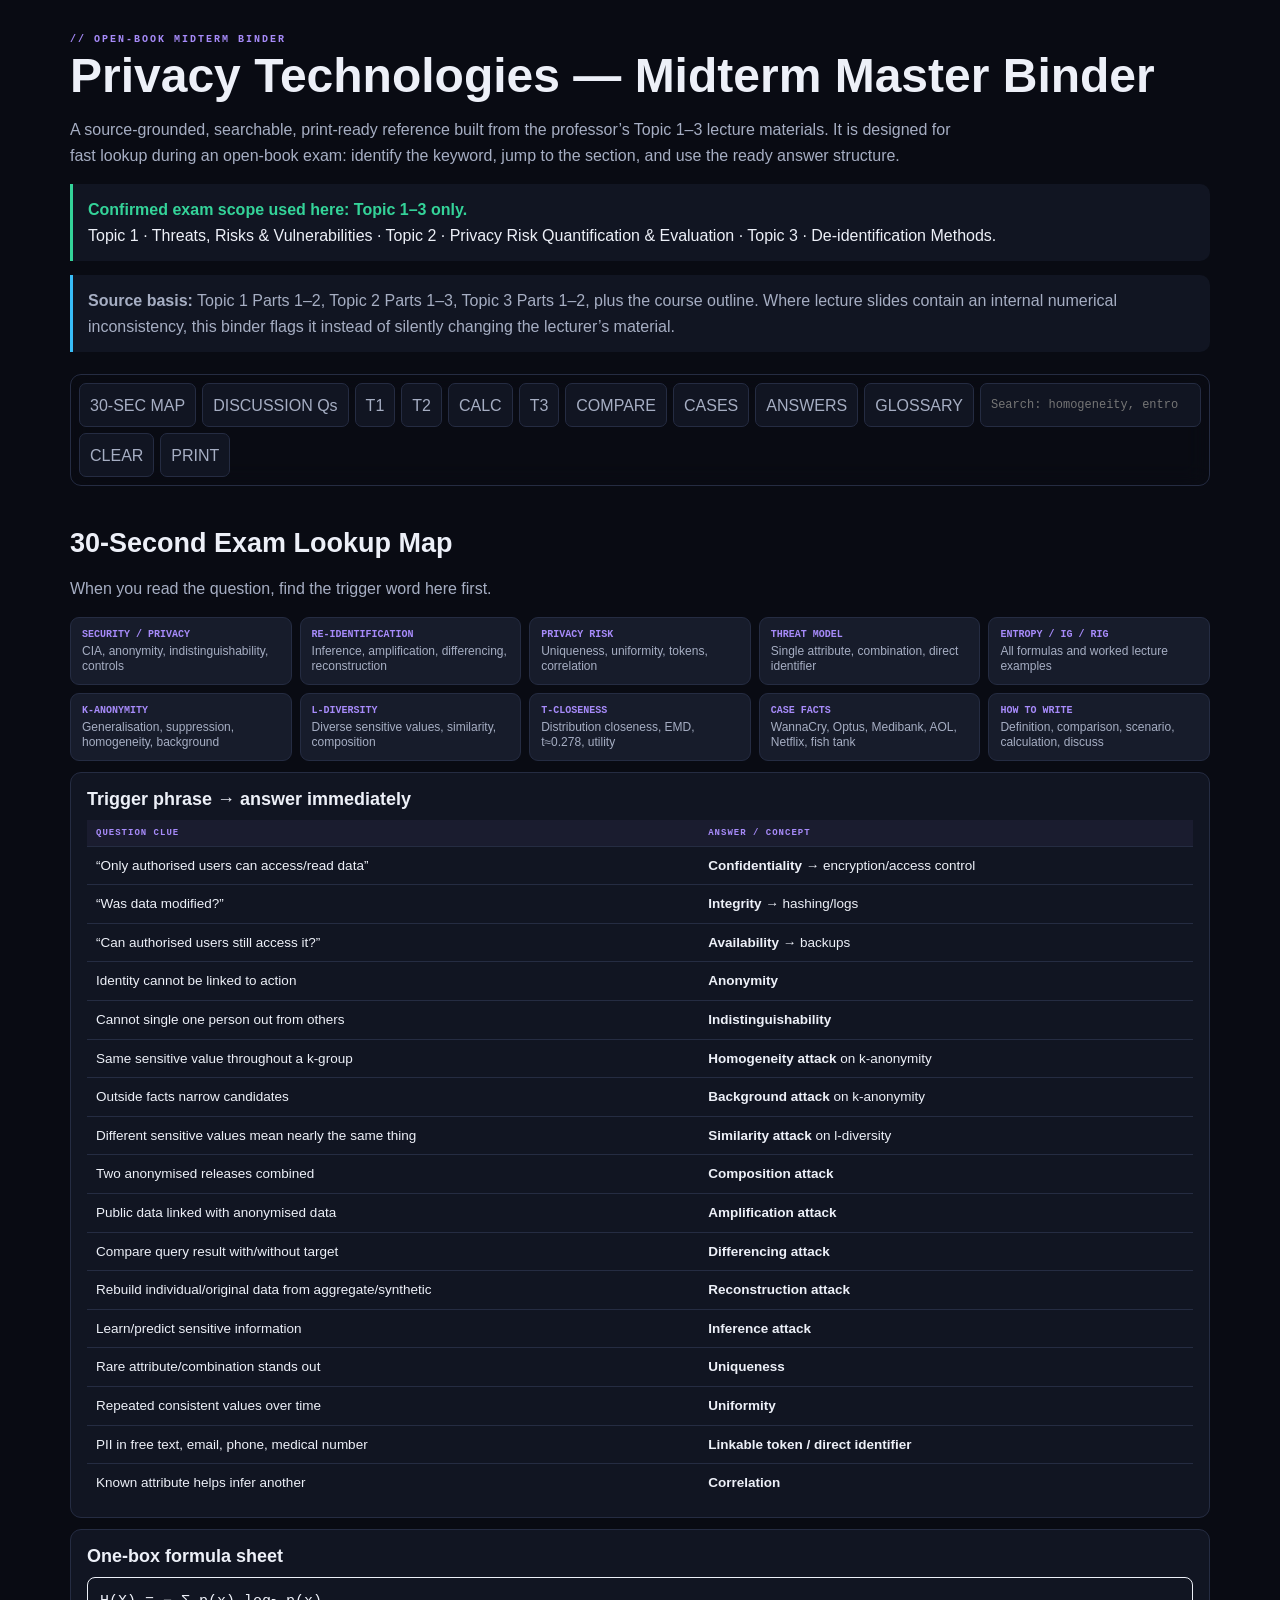
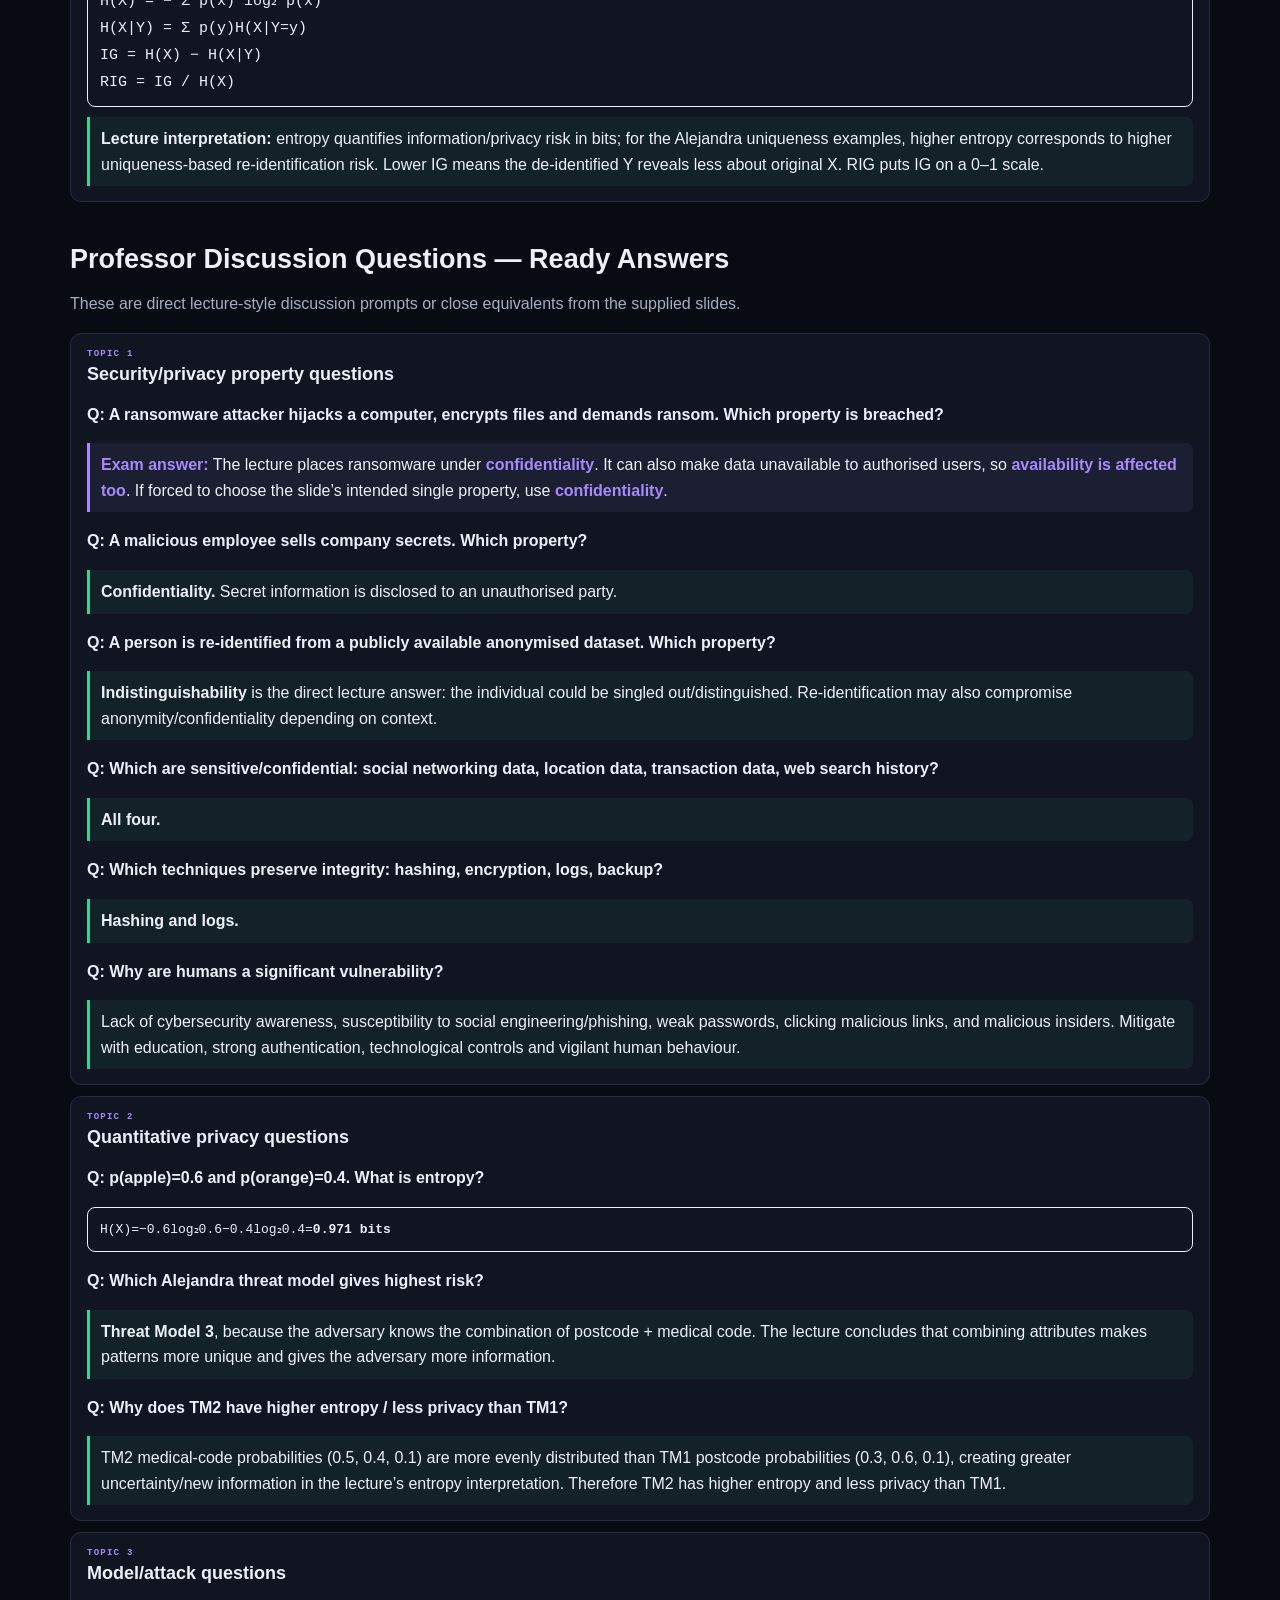
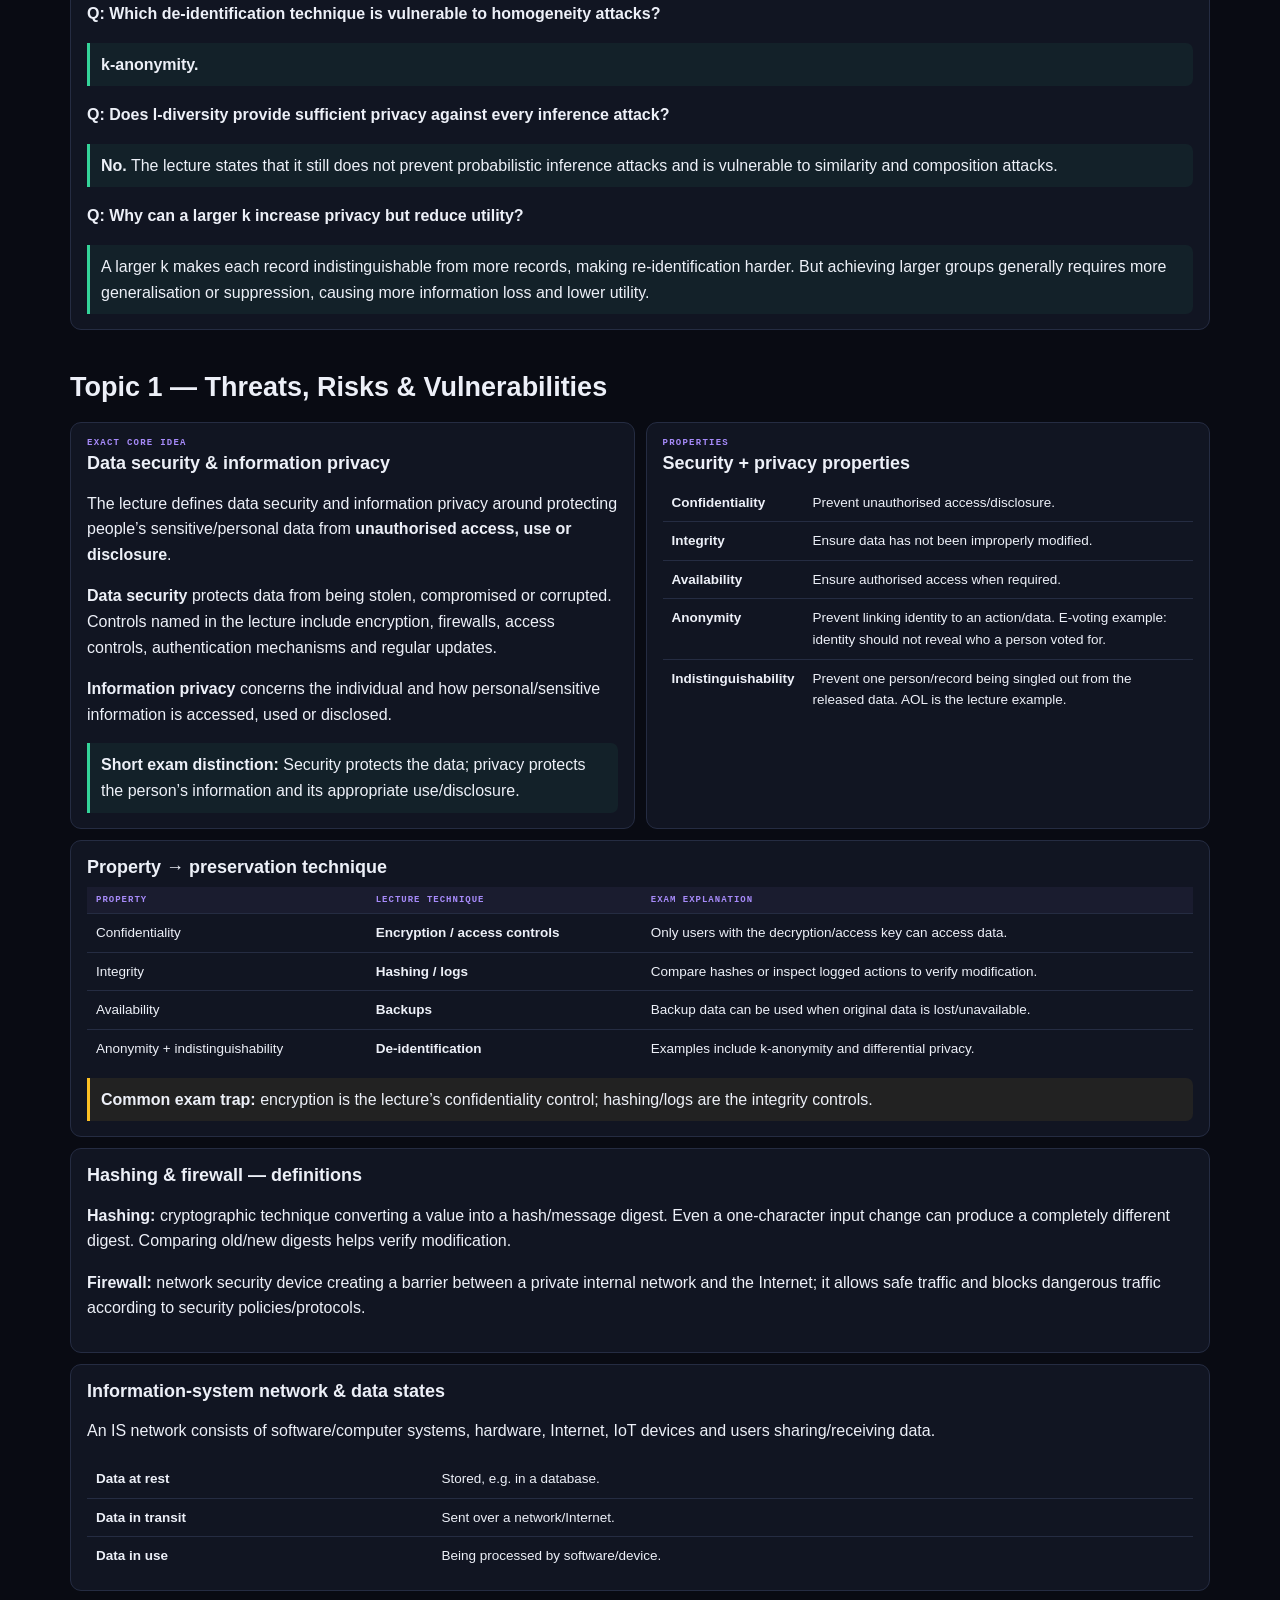
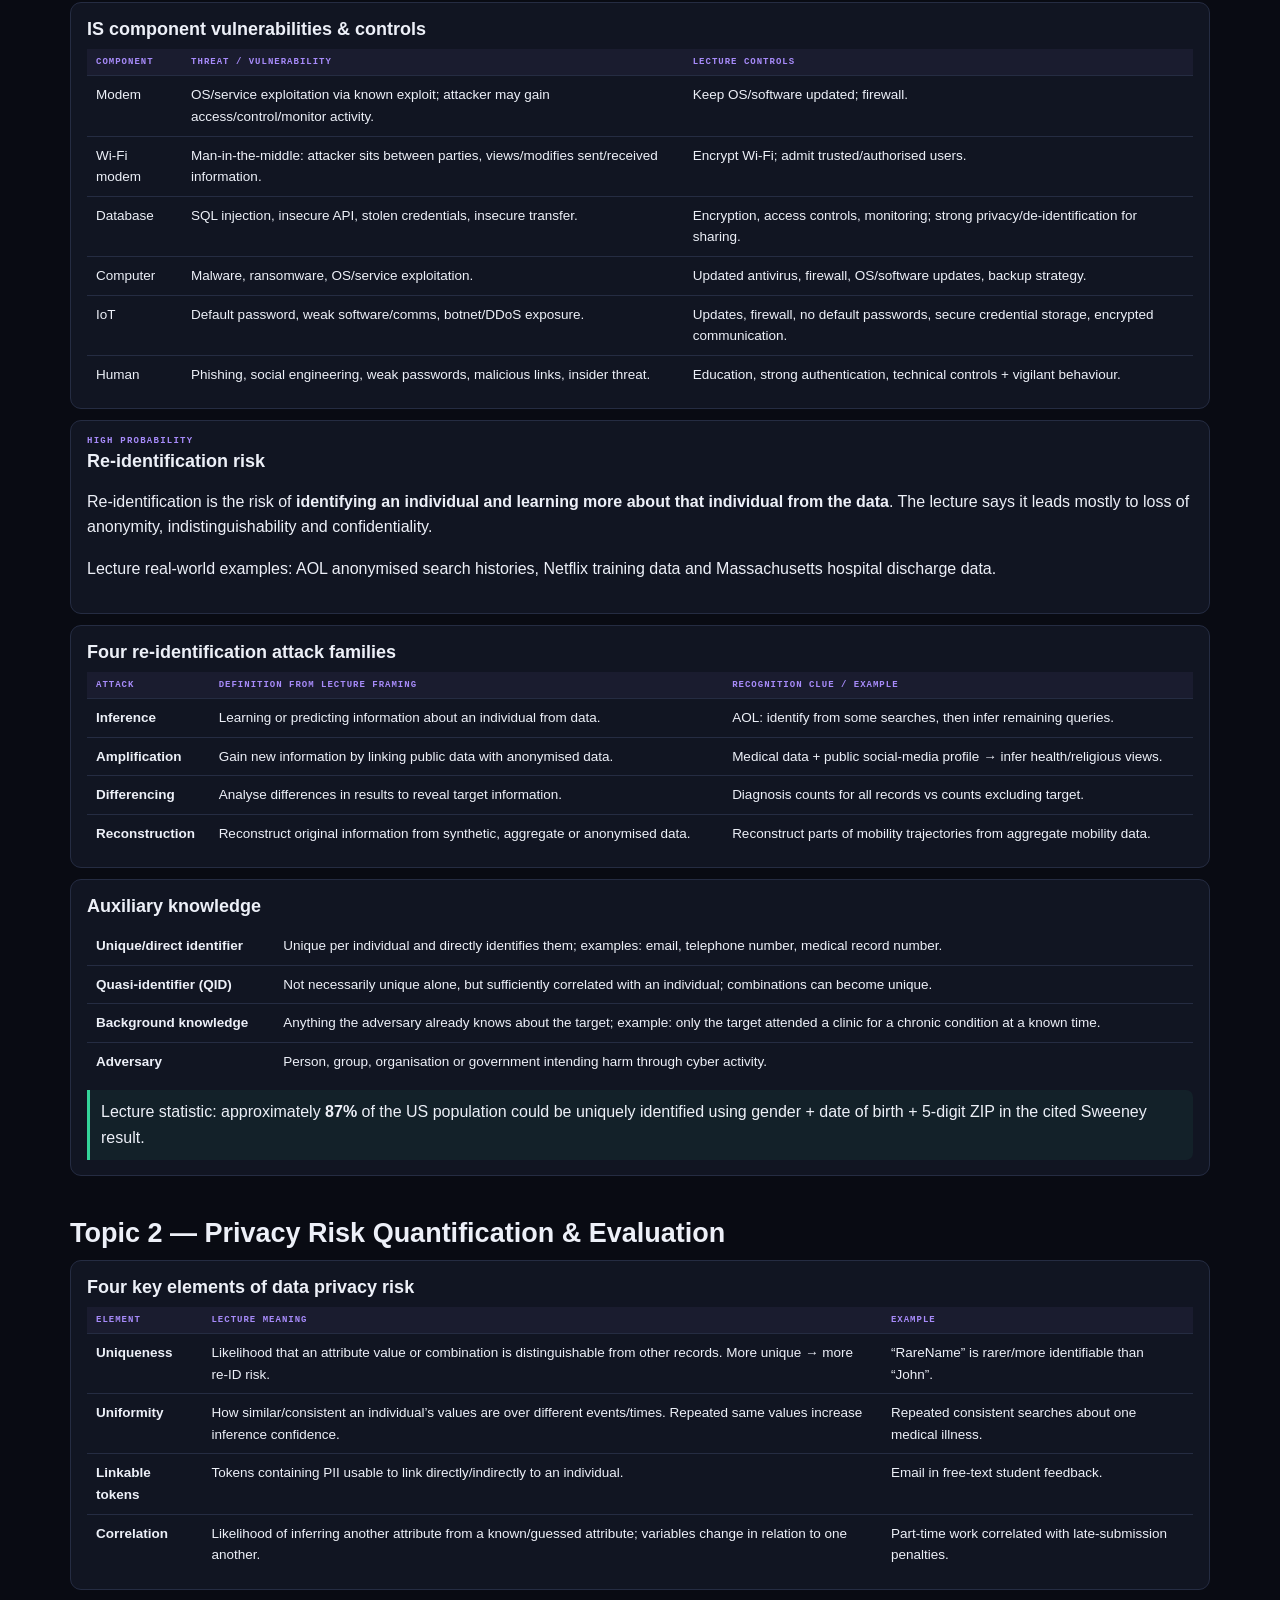
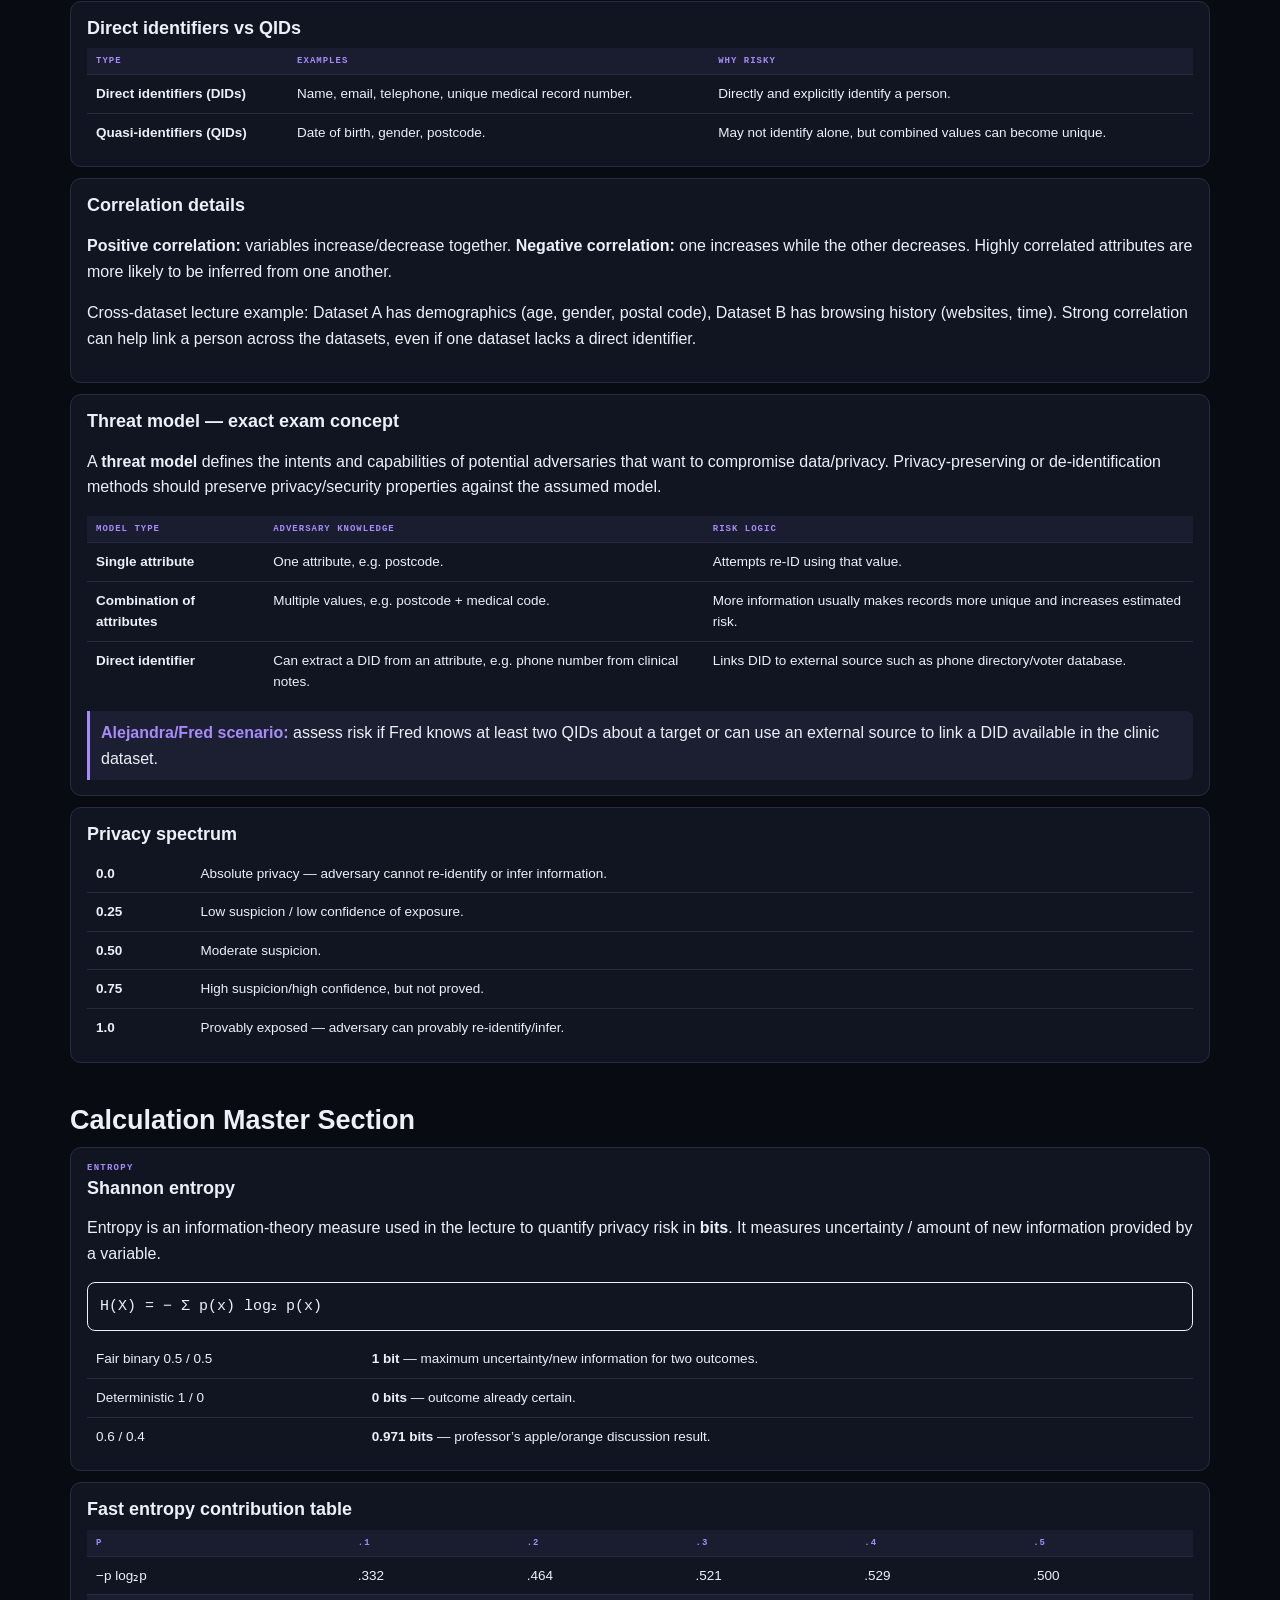
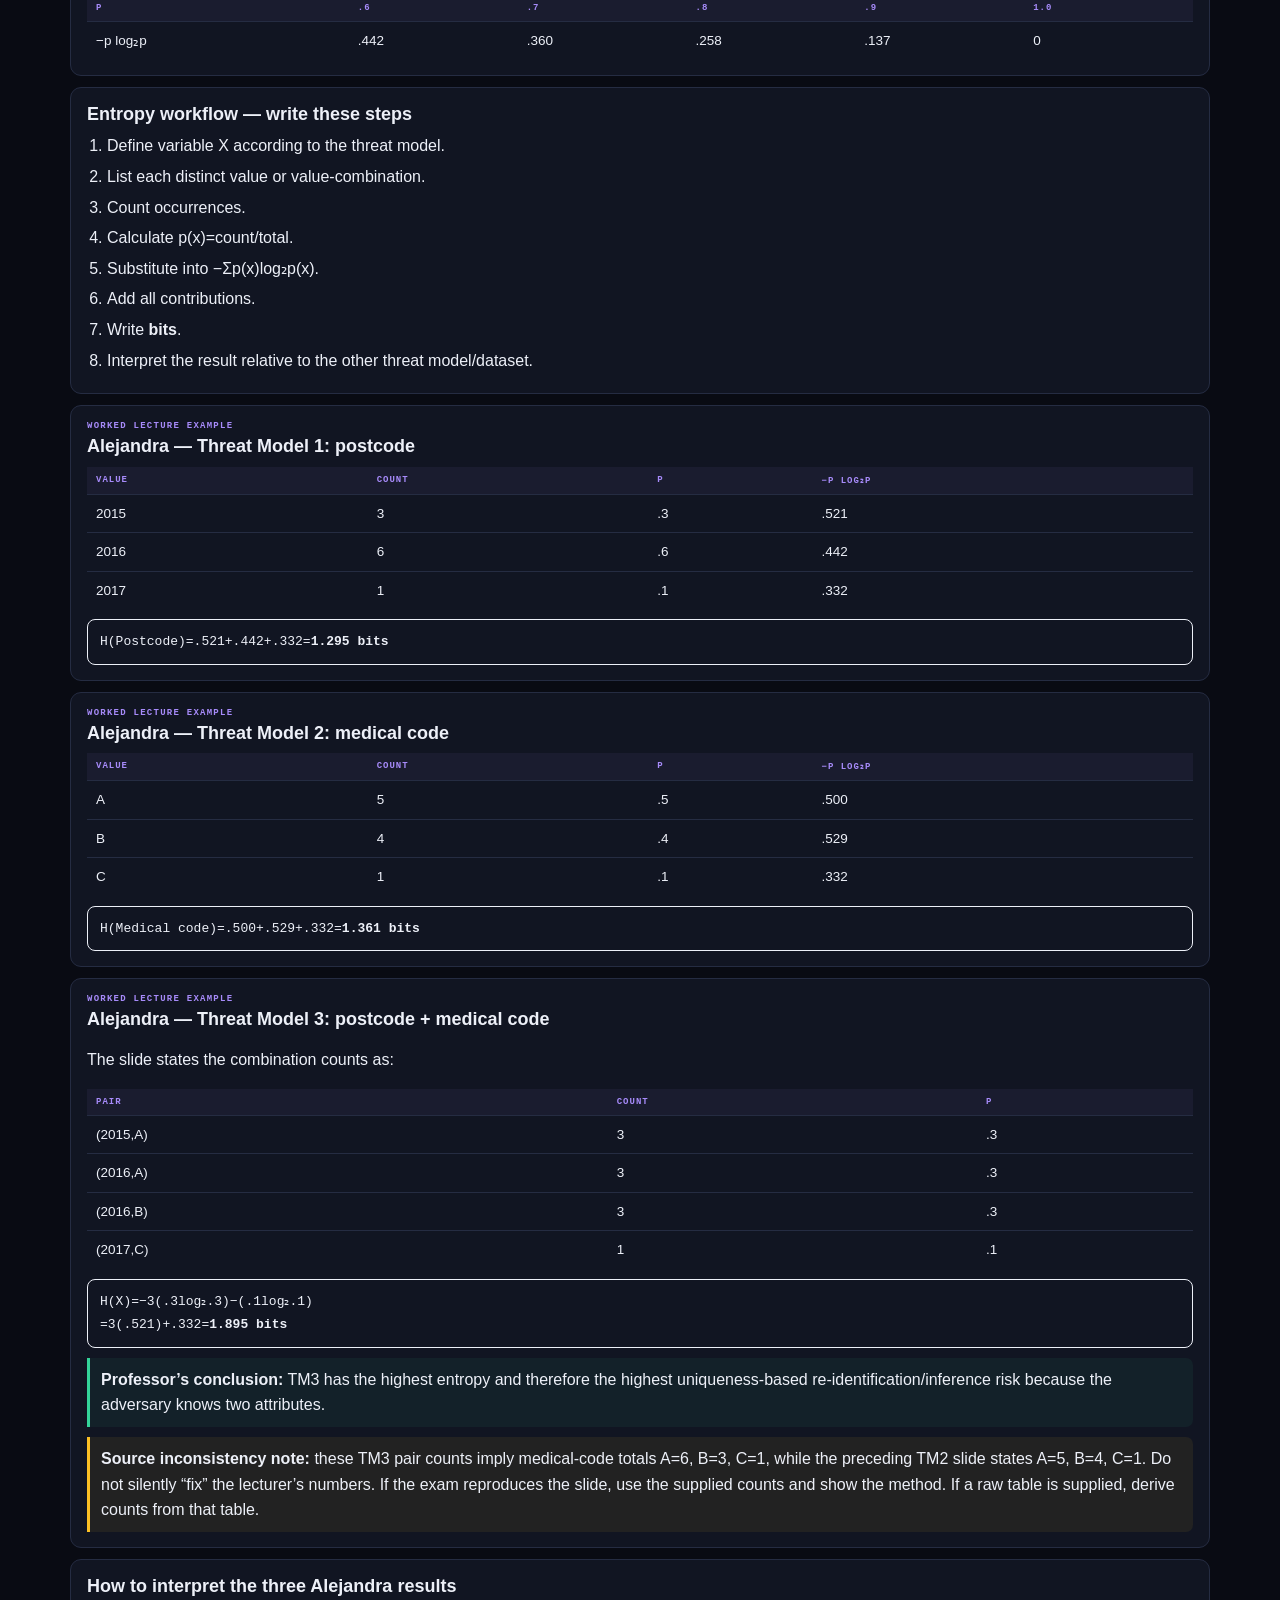
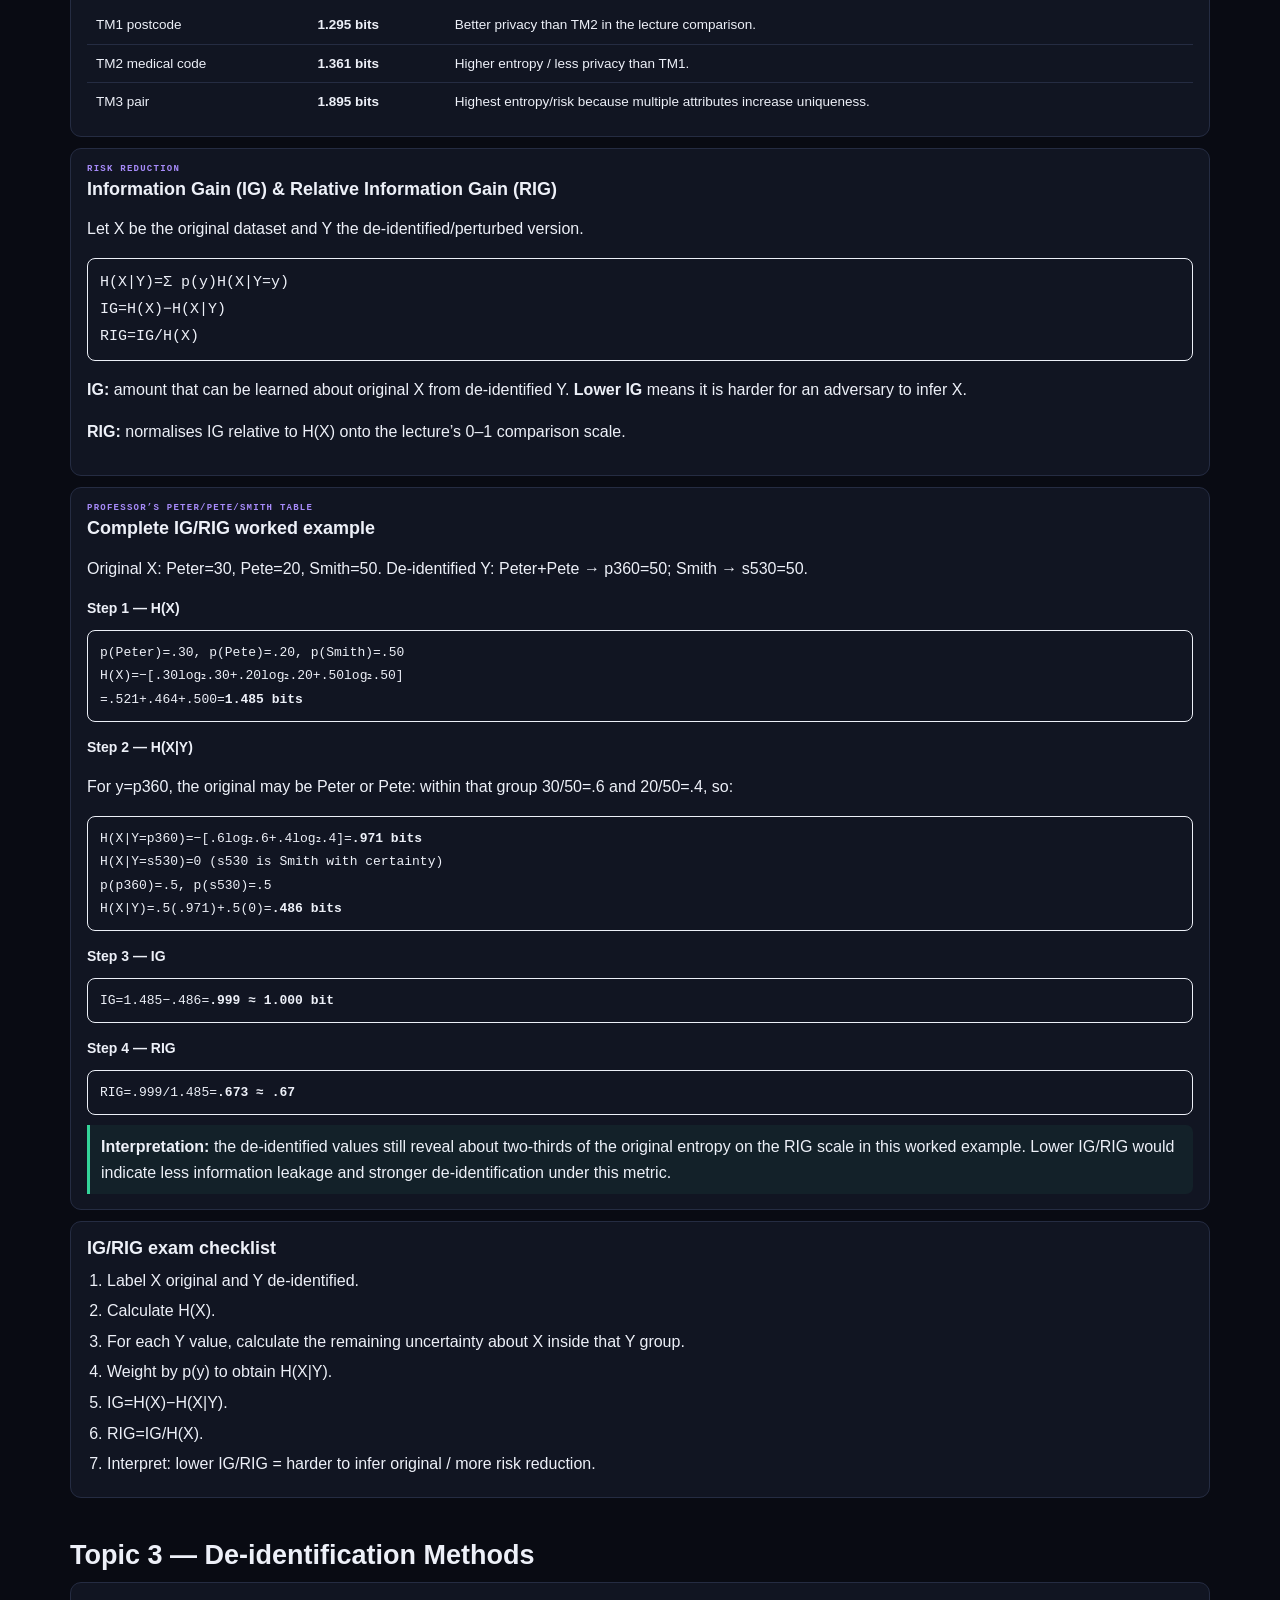
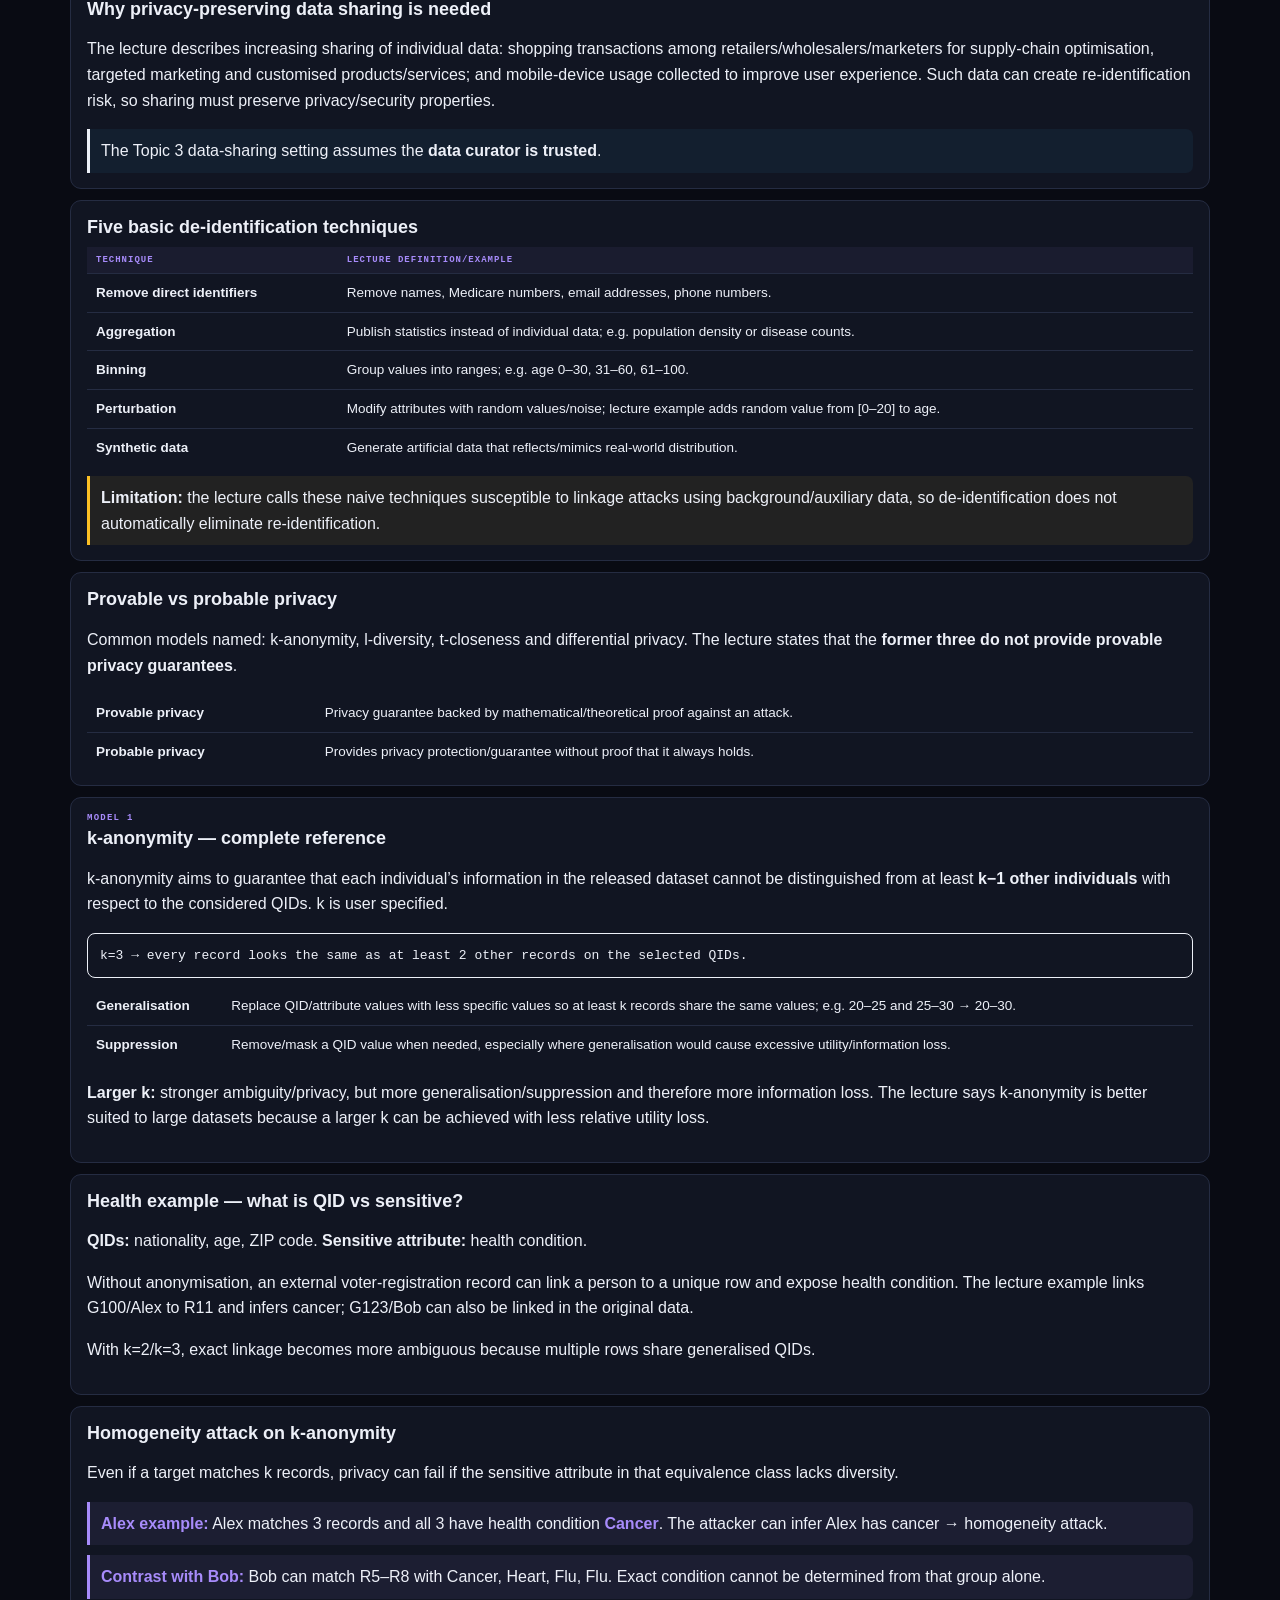
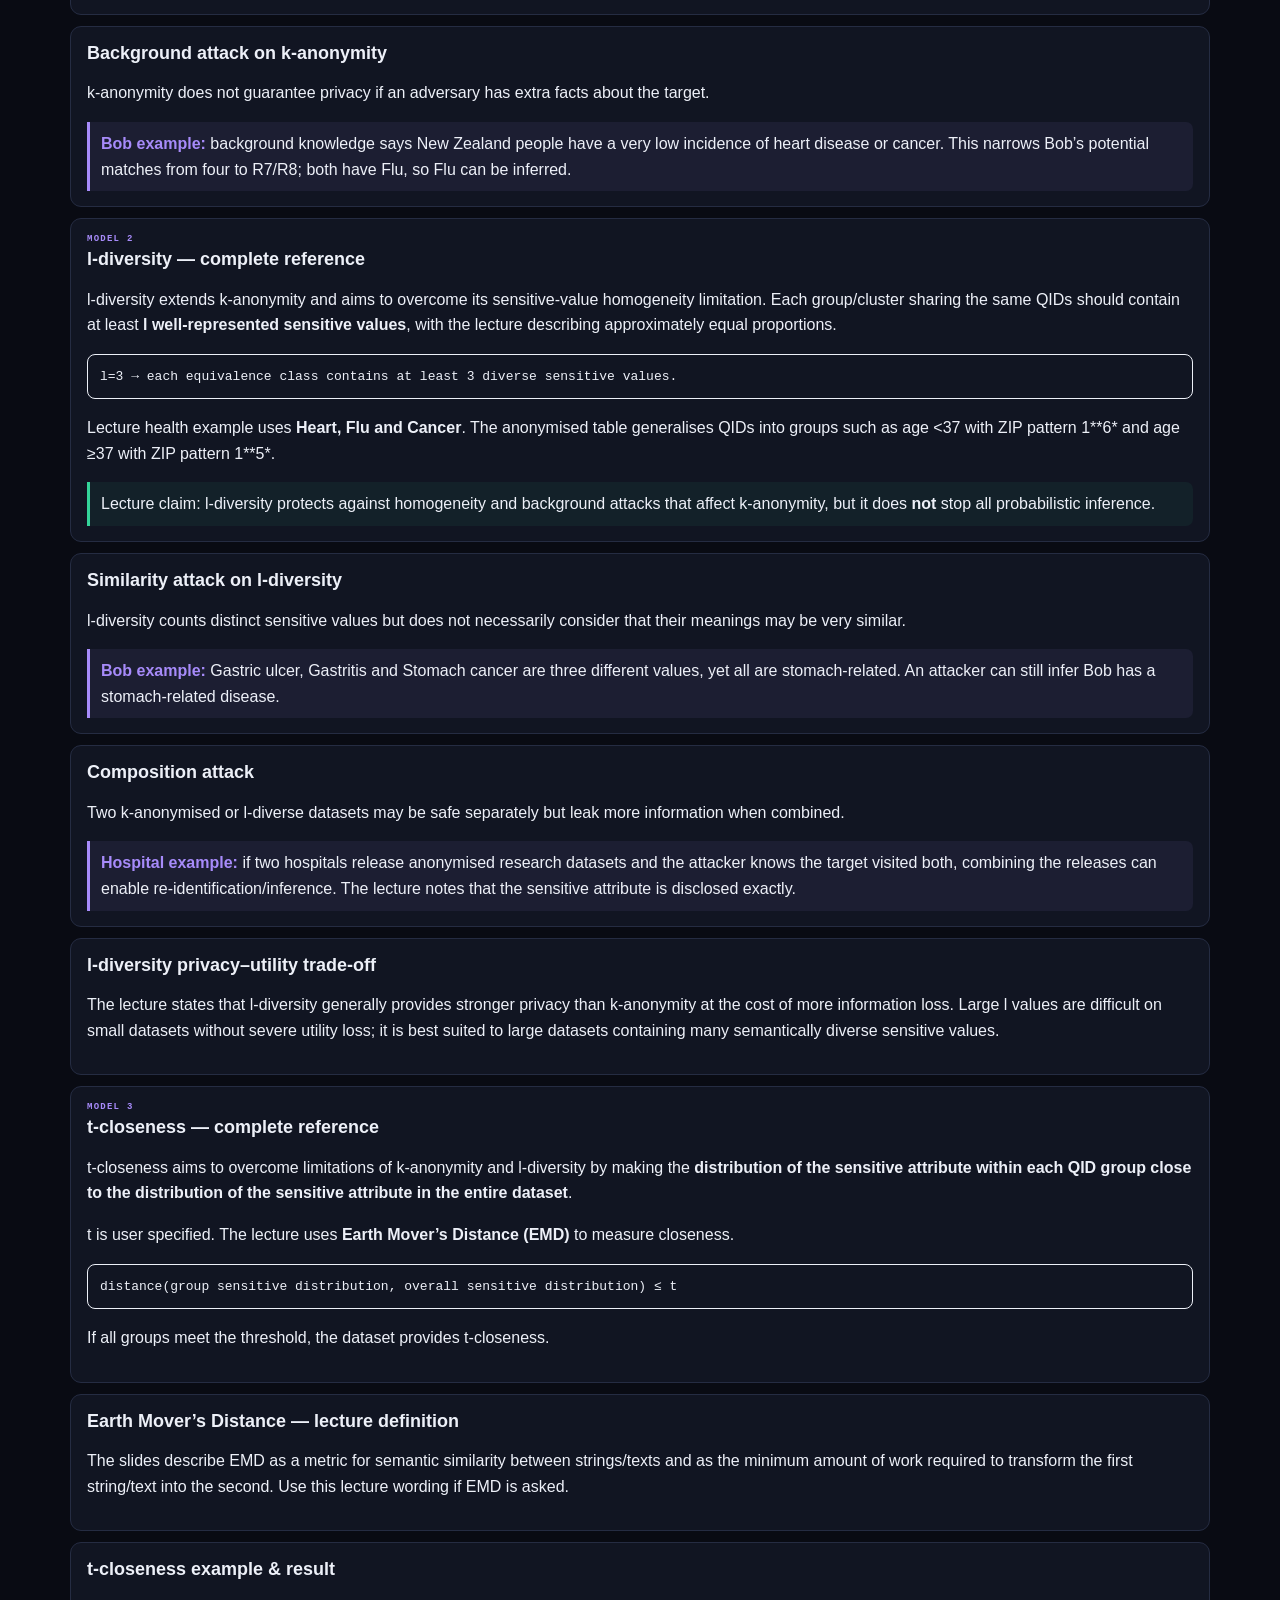
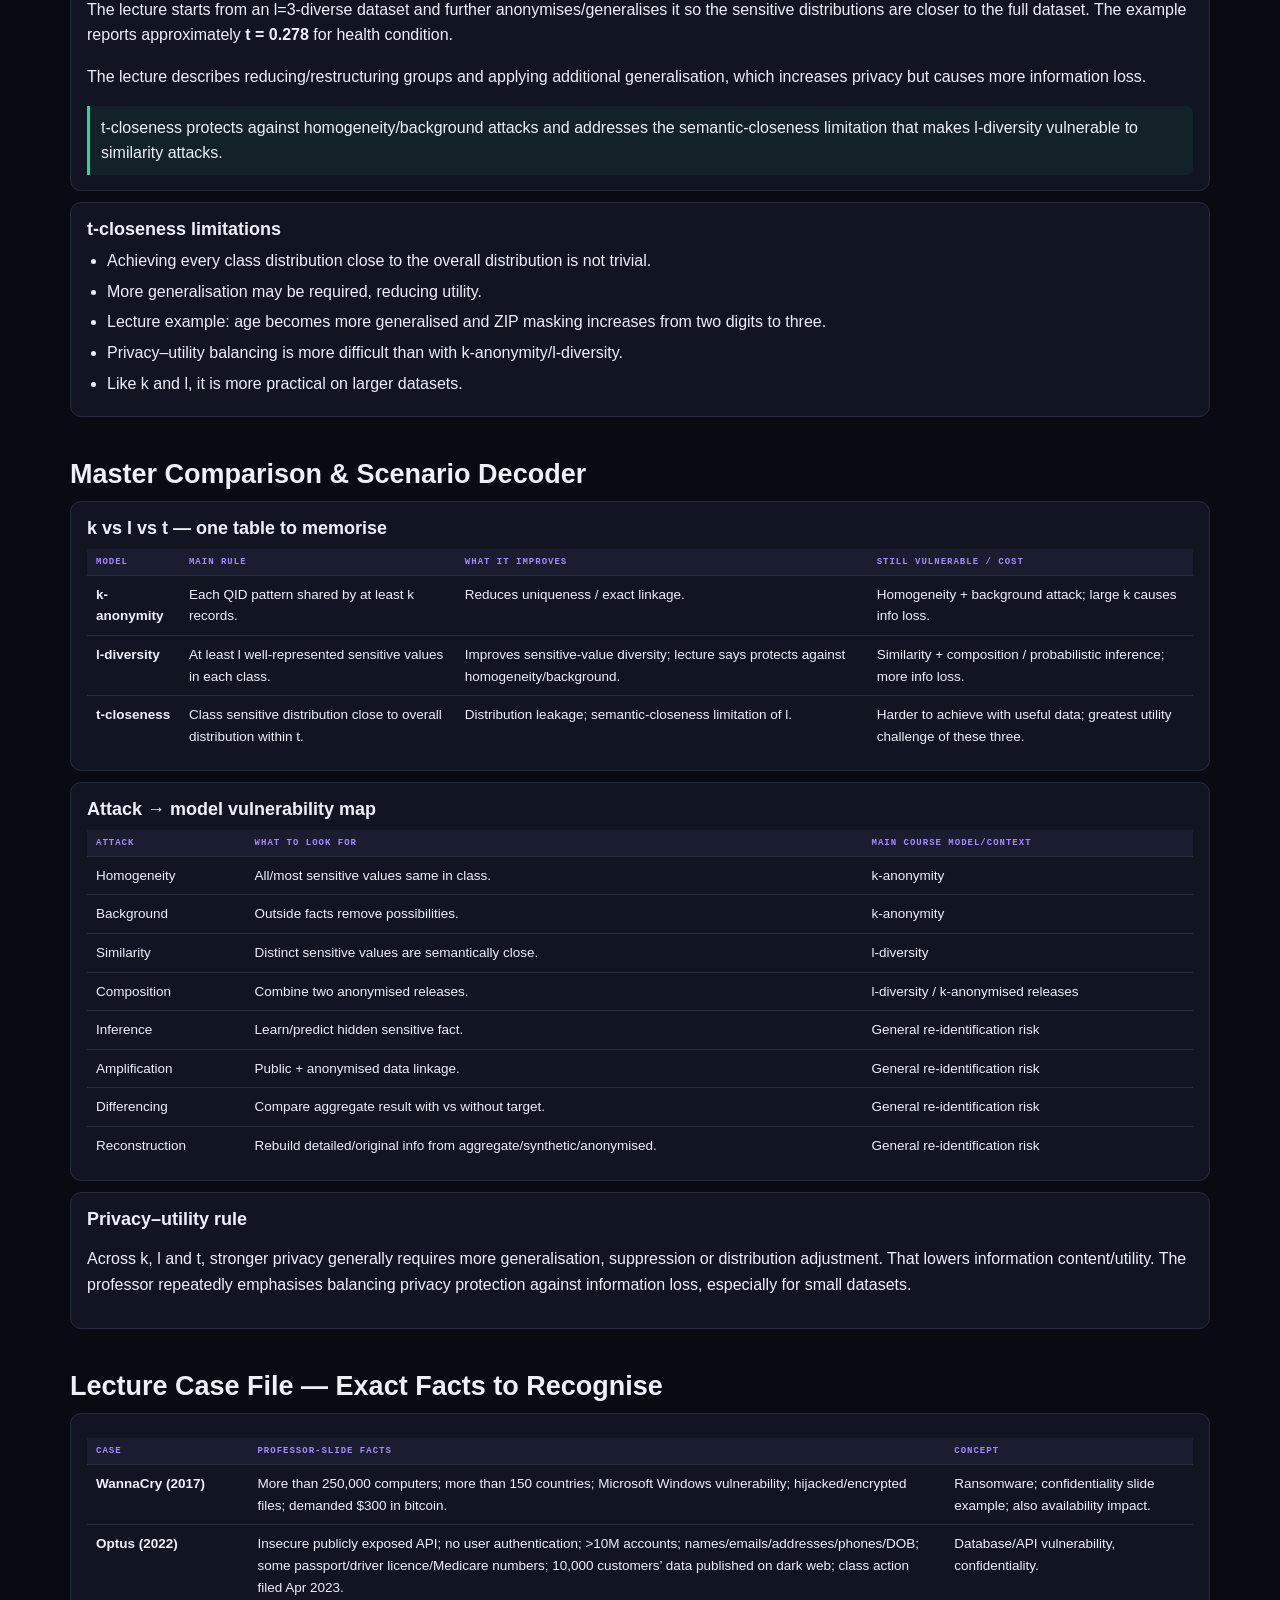
<file: midterm-pack.v2.html>
<!DOCTYPE html>
<html lang="en">
<head>
<meta charset="UTF-8">
<meta name="viewport" content="width=device-width,initial-scale=1.0">
<script src="https://zann208.github.io/study/shared/v2/theme-init.js"></script>
<title>Privacy Midterm Master Binder · Topics 1–3</title>
<meta name="theme-color" content="#090b13">
<style>
:root{--bg:#090b13;--p:#111522;--p2:#171c2b;--p3:#1d2437;--ink:#edf0f8;--dim:#a6aec3;--faint:#6f7891;--vi:#a78bfa;--cy:#38bdf8;--gr:#34d399;--am:#fbbf24;--rd:#fb7185;--line:#252c42;--mono:"SF Mono",ui-monospace,Menlo,Consolas,monospace;--sans:-apple-system,BlinkMacSystemFont,"Segoe UI",Roboto,Helvetica,Arial,sans-serif}
*{box-sizing:border-box}html{background:var(--bg);scroll-behavior:smooth}body{margin:0;background:var(--bg);color:var(--ink);font-family:var(--sans);line-height:1.6}.wrap{max-width:1180px;margin:auto;padding:26px 20px 90px}.eyebrow{font:800 10px var(--mono);letter-spacing:2px;color:var(--vi);text-transform:uppercase}.hero{padding:8px 0 4px}h1{margin:6px 0 8px;font-size:clamp(30px,5vw,48px);line-height:1.04}h2{font-size:27px;line-height:1.15;margin:42px 0 8px;scroll-margin-top:94px}h3{font-size:18px;line-height:1.25;margin:0 0 8px}h4{font-size:14px;margin:14px 0 5px}.lede{max-width:900px;color:var(--dim);font-size:16px}.scope,.sourceNote{margin-top:14px;padding:13px 15px;border-radius:0 10px 10px 0;background:var(--p);border-left:3px solid var(--gr)}.sourceNote{border-left-color:var(--cy);color:var(--dim)}.scope b{color:var(--gr)}
.tools{position:sticky;top:0;z-index:30;margin:18px 0 22px;padding:8px;background:rgba(9,11,19,.94);backdrop-filter:blur(12px);border:1px solid var(--line);border-radius:11px;display:flex;gap:6px;flex-wrap:wrap}.tools button{border:1px solid var(--line);background:var(--p);color:var(--dim);border-radius:7px;padding:8px 10px;font:800 10px var(--mono);cursor:pointer}.tools button:hover{color:var(--vi);border-color:var(--vi)}.tools input{flex:1;min-width:220px;border:1px solid var(--line);background:var(--p);color:var(--ink);border-radius:7px;padding:8px 10px;font:12px var(--mono);outline:0}.tools input:focus{border-color:var(--vi)}.count{align-self:center;font:10px var(--mono);color:var(--faint);padding:0 5px}
.grid{display:grid;grid-template-columns:repeat(auto-fit,minmax(285px,1fr));gap:11px}.card{background:var(--p);border:1px solid var(--line);border-radius:11px;padding:15px 16px;margin-top:11px;break-inside:avoid}.grid>.card{margin-top:0}.card.compact{padding:12px 14px}.key{display:block;font:800 9px var(--mono);letter-spacing:1.25px;color:var(--vi);text-transform:uppercase;margin-bottom:4px}.answer,.trap,.note,.prof{margin-top:10px;padding:9px 11px;border-left:3px solid var(--gr);border-radius:0 7px 7px 0;background:rgba(52,211,153,.06)}.trap{border-left-color:var(--am);background:rgba(251,191,36,.07)}.note{border-left-color:var(--cy);background:rgba(56,189,248,.06)}.prof{border-left-color:var(--vi);background:rgba(167,139,250,.07)}.prof b{color:var(--vi)}.formula{margin-top:10px;padding:10px 12px;background:var(--p3);border:1px solid var(--line);border-radius:8px;font:13px/1.8 var(--mono);overflow:auto}.bigformula{font-size:15px}.tag{display:inline-block;padding:2px 6px;margin:2px;border:1px solid var(--line);border-radius:999px;font:800 9px var(--mono);color:var(--dim)}.good{color:var(--gr)}.warn{color:var(--am)}.bad{color:var(--rd)}.muted{color:var(--dim)}
table{width:100%;border-collapse:collapse;margin-top:9px;font-size:13.5px}th,td{text-align:left;vertical-align:top;padding:8px 9px;border-bottom:1px solid var(--line)}th{font:800 9px var(--mono);letter-spacing:1px;text-transform:uppercase;color:var(--vi);background:rgba(167,139,250,.06)}tr:last-child td{border-bottom:0}ul,ol{margin:7px 0 0 20px;padding:0}li{margin:5px 0}.navgrid{display:grid;grid-template-columns:repeat(auto-fit,minmax(185px,1fr));gap:8px;margin-top:12px}.navgrid button{border:1px solid var(--line);background:var(--p2);color:var(--ink);border-radius:9px;padding:11px;text-align:left;cursor:pointer}.navgrid b{display:block;color:var(--vi);font:800 10px var(--mono);margin-bottom:3px}.navgrid span{font-size:12px;color:var(--dim)}.q{font-weight:700}.a{color:var(--gr);font-weight:700}.hidden{display:none!important}.divider{border:0;border-top:1px solid var(--line);margin:28px 0 0}.mini{font-size:12px}.two{display:grid;grid-template-columns:1fr 1fr;gap:11px}.pagebreak{break-before:page}.toc-num{color:var(--vi);font:800 10px var(--mono)}
@media(max-width:760px){.wrap{padding:18px 13px 70px}.tools{position:static}.tools input{order:-1;width:100%}.two{grid-template-columns:1fr}h2{scroll-margin-top:12px}}
@media print{html,body{background:#fff!important;color:#000!important;font-size:10.5pt}.wrap{max-width:none;padding:0}.tools{display:none!important}.card,.scope,.sourceNote,.answer,.trap,.note,.prof,.formula{background:#fff!important;color:#000!important;border-color:#aaa!important}.card *,table,th,td,.scope *,.sourceNote *{color:#000!important}.eyebrow,.key{color:#000!important}.pagebreak{break-before:page}h2{break-after:avoid}.card{break-inside:avoid}.hero{break-after:avoid}.navgrid button{background:#fff!important;color:#000!important;border-color:#aaa!important}.hidden{display:block!important}}
</style>
<link rel="stylesheet" href="https://zann208.github.io/study/shared/v2/study-system.css?v=20260911-width1">
<link rel="stylesheet" href="https://zann208.github.io/study/shared/v2/legacy-console.css">
<link rel="stylesheet" href="./study-console-adapter.css">
<link rel="stylesheet" href="https://zann208.github.io/study/shared/v2/reading.css?v=20260910-layout2">
</head>
<body data-study-console="privacy" data-console-id="privacy" data-console-name="Privacy & Information Security">
<div class="wrap">
<header class="hero">
<div class="eyebrow">// OPEN-BOOK MIDTERM BINDER</div>
<h1>Privacy Technologies — Midterm Master Binder</h1>
<p class="lede">A source-grounded, searchable, print-ready reference built from the professor’s Topic 1–3 lecture materials. It is designed for fast lookup during an open-book exam: identify the keyword, jump to the section, and use the ready answer structure.</p>
<div class="scope"><b>Confirmed exam scope used here: Topic 1–3 only.</b><br>Topic 1 · Threats, Risks &amp; Vulnerabilities · Topic 2 · Privacy Risk Quantification &amp; Evaluation · Topic 3 · De-identification Methods.</div>
<div class="sourceNote"><b>Source basis:</b> Topic 1 Parts 1–2, Topic 2 Parts 1–3, Topic 3 Parts 1–2, plus the course outline. Where lecture slides contain an internal numerical inconsistency, this binder flags it instead of silently changing the lecturer’s material.</div>
</header>

<div class="tools">
<button data-j="fast">30-SEC MAP</button><button data-j="discussion">DISCUSSION Qs</button><button data-j="t1">T1</button><button data-j="t2">T2</button><button data-j="calc">CALC</button><button data-j="t3">T3</button><button data-j="compare">COMPARE</button><button data-j="cases">CASES</button><button data-j="templates">ANSWERS</button><button data-j="glossary">GLOSSARY</button><input id="search" type="search" placeholder="Search: homogeneity, entropy, Optus, QID, RIG…"><button id="clear">CLEAR</button><button id="print">PRINT</button><span id="count" class="count"></span>
</div>

<section id="fast">
<h2>30-Second Exam Lookup Map</h2>
<p class="lede">When you read the question, find the trigger word here first.</p>
<div class="navgrid">
<button data-j="t1"><b>SECURITY / PRIVACY</b><span>CIA, anonymity, indistinguishability, controls</span></button>
<button data-j="t1-attacks"><b>RE-IDENTIFICATION</b><span>Inference, amplification, differencing, reconstruction</span></button>
<button data-j="t2-risk"><b>PRIVACY RISK</b><span>Uniqueness, uniformity, tokens, correlation</span></button>
<button data-j="t2-threat"><b>THREAT MODEL</b><span>Single attribute, combination, direct identifier</span></button>
<button data-j="calc"><b>ENTROPY / IG / RIG</b><span>All formulas and worked lecture examples</span></button>
<button data-j="t3-k"><b>K-ANONYMITY</b><span>Generalisation, suppression, homogeneity, background</span></button>
<button data-j="t3-l"><b>L-DIVERSITY</b><span>Diverse sensitive values, similarity, composition</span></button>
<button data-j="t3-t"><b>T-CLOSENESS</b><span>Distribution closeness, EMD, t≈0.278, utility</span></button>
<button data-j="cases"><b>CASE FACTS</b><span>WannaCry, Optus, Medibank, AOL, Netflix, fish tank</span></button>
<button data-j="templates"><b>HOW TO WRITE</b><span>Definition, comparison, scenario, calculation, discuss</span></button>
</div>
<div class="card searchable">
<h3>Trigger phrase → answer immediately</h3>
<table>
<tr><th>Question clue</th><th>Answer / concept</th></tr>
<tr><td>“Only authorised users can access/read data”</td><td><b>Confidentiality</b> → encryption/access control</td></tr>
<tr><td>“Was data modified?”</td><td><b>Integrity</b> → hashing/logs</td></tr>
<tr><td>“Can authorised users still access it?”</td><td><b>Availability</b> → backups</td></tr>
<tr><td>Identity cannot be linked to action</td><td><b>Anonymity</b></td></tr>
<tr><td>Cannot single one person out from others</td><td><b>Indistinguishability</b></td></tr>
<tr><td>Same sensitive value throughout a k-group</td><td><b>Homogeneity attack</b> on k-anonymity</td></tr>
<tr><td>Outside facts narrow candidates</td><td><b>Background attack</b> on k-anonymity</td></tr>
<tr><td>Different sensitive values mean nearly the same thing</td><td><b>Similarity attack</b> on l-diversity</td></tr>
<tr><td>Two anonymised releases combined</td><td><b>Composition attack</b></td></tr>
<tr><td>Public data linked with anonymised data</td><td><b>Amplification attack</b></td></tr>
<tr><td>Compare query result with/without target</td><td><b>Differencing attack</b></td></tr>
<tr><td>Rebuild individual/original data from aggregate/synthetic</td><td><b>Reconstruction attack</b></td></tr>
<tr><td>Learn/predict sensitive information</td><td><b>Inference attack</b></td></tr>
<tr><td>Rare attribute/combination stands out</td><td><b>Uniqueness</b></td></tr>
<tr><td>Repeated consistent values over time</td><td><b>Uniformity</b></td></tr>
<tr><td>PII in free text, email, phone, medical number</td><td><b>Linkable token / direct identifier</b></td></tr>
<tr><td>Known attribute helps infer another</td><td><b>Correlation</b></td></tr>
</table>
</div>
<div class="card searchable">
<h3>One-box formula sheet</h3>
<div class="formula bigformula">H(X) = − Σ p(x) log₂ p(x)<br>H(X|Y) = Σ p(y)H(X|Y=y)<br>IG = H(X) − H(X|Y)<br>RIG = IG / H(X)</div>
<div class="answer"><b>Lecture interpretation:</b> entropy quantifies information/privacy risk in bits; for the Alejandra uniqueness examples, higher entropy corresponds to higher uniqueness-based re-identification risk. Lower IG means the de-identified Y reveals less about original X. RIG puts IG on a 0–1 scale.</div>
</div>
</section>

<section id="discussion" class="pagebreak">
<h2>Professor Discussion Questions — Ready Answers</h2>
<p class="lede">These are direct lecture-style discussion prompts or close equivalents from the supplied slides.</p>
<div class="card searchable"><span class="key">Topic 1</span><h3>Security/privacy property questions</h3>
<p class="q">Q: A ransomware attacker hijacks a computer, encrypts files and demands ransom. Which property is breached?</p>
<div class="prof"><b>Exam answer:</b> The lecture places ransomware under <b>confidentiality</b>. It can also make data unavailable to authorised users, so <b>availability is affected too</b>. If forced to choose the slide’s intended single property, use <b>confidentiality</b>.</div>
<p class="q">Q: A malicious employee sells company secrets. Which property?</p><div class="answer"><b>Confidentiality.</b> Secret information is disclosed to an unauthorised party.</div>
<p class="q">Q: A person is re-identified from a publicly available anonymised dataset. Which property?</p><div class="answer"><b>Indistinguishability</b> is the direct lecture answer: the individual could be singled out/distinguished. Re-identification may also compromise anonymity/confidentiality depending on context.</div>
<p class="q">Q: Which are sensitive/confidential: social networking data, location data, transaction data, web search history?</p><div class="answer"><b>All four.</b></div>
<p class="q">Q: Which techniques preserve integrity: hashing, encryption, logs, backup?</p><div class="answer"><b>Hashing and logs.</b></div>
<p class="q">Q: Why are humans a significant vulnerability?</p><div class="answer">Lack of cybersecurity awareness, susceptibility to social engineering/phishing, weak passwords, clicking malicious links, and malicious insiders. Mitigate with education, strong authentication, technological controls and vigilant human behaviour.</div>
</div>
<div class="card searchable"><span class="key">Topic 2</span><h3>Quantitative privacy questions</h3>
<p class="q">Q: p(apple)=0.6 and p(orange)=0.4. What is entropy?</p><div class="formula">H(X)=−0.6log₂0.6−0.4log₂0.4=<b>0.971 bits</b></div>
<p class="q">Q: Which Alejandra threat model gives highest risk?</p><div class="answer"><b>Threat Model 3</b>, because the adversary knows the combination of postcode + medical code. The lecture concludes that combining attributes makes patterns more unique and gives the adversary more information.</div>
<p class="q">Q: Why does TM2 have higher entropy / less privacy than TM1?</p><div class="answer">TM2 medical-code probabilities (0.5, 0.4, 0.1) are more evenly distributed than TM1 postcode probabilities (0.3, 0.6, 0.1), creating greater uncertainty/new information in the lecture’s entropy interpretation. Therefore TM2 has higher entropy and less privacy than TM1.</div>
</div>
<div class="card searchable"><span class="key">Topic 3</span><h3>Model/attack questions</h3>
<p class="q">Q: Which de-identification technique is vulnerable to homogeneity attacks?</p><div class="answer"><b>k-anonymity.</b></div>
<p class="q">Q: Does l-diversity provide sufficient privacy against every inference attack?</p><div class="answer"><b>No.</b> The lecture states that it still does not prevent probabilistic inference attacks and is vulnerable to similarity and composition attacks.</div>
<p class="q">Q: Why can a larger k increase privacy but reduce utility?</p><div class="answer">A larger k makes each record indistinguishable from more records, making re-identification harder. But achieving larger groups generally requires more generalisation or suppression, causing more information loss and lower utility.</div>
</div>
</section>

<section id="t1" class="pagebreak">
<h2>Topic 1 — Threats, Risks &amp; Vulnerabilities</h2>
<div class="two">
<div class="card searchable"><span class="key">Exact core idea</span><h3>Data security & information privacy</h3><p>The lecture defines data security and information privacy around protecting people’s sensitive/personal data from <b>unauthorised access, use or disclosure</b>.</p><p><b>Data security</b> protects data from being stolen, compromised or corrupted. Controls named in the lecture include encryption, firewalls, access controls, authentication mechanisms and regular updates.</p><p><b>Information privacy</b> concerns the individual and how personal/sensitive information is accessed, used or disclosed.</p><div class="answer"><b>Short exam distinction:</b> Security protects the data; privacy protects the person’s information and its appropriate use/disclosure.</div></div>
<div class="card searchable"><span class="key">Properties</span><h3>Security + privacy properties</h3><table><tr><td><b>Confidentiality</b></td><td>Prevent unauthorised access/disclosure.</td></tr><tr><td><b>Integrity</b></td><td>Ensure data has not been improperly modified.</td></tr><tr><td><b>Availability</b></td><td>Ensure authorised access when required.</td></tr><tr><td><b>Anonymity</b></td><td>Prevent linking identity to an action/data. E-voting example: identity should not reveal who a person voted for.</td></tr><tr><td><b>Indistinguishability</b></td><td>Prevent one person/record being singled out from the released data. AOL is the lecture example.</td></tr></table></div>
</div>
<div class="card searchable"><h3>Property → preservation technique</h3><table><tr><th>Property</th><th>Lecture technique</th><th>Exam explanation</th></tr><tr><td>Confidentiality</td><td><b>Encryption / access controls</b></td><td>Only users with the decryption/access key can access data.</td></tr><tr><td>Integrity</td><td><b>Hashing / logs</b></td><td>Compare hashes or inspect logged actions to verify modification.</td></tr><tr><td>Availability</td><td><b>Backups</b></td><td>Backup data can be used when original data is lost/unavailable.</td></tr><tr><td>Anonymity + indistinguishability</td><td><b>De-identification</b></td><td>Examples include k-anonymity and differential privacy.</td></tr></table><div class="trap"><b>Common exam trap:</b> encryption is the lecture’s confidentiality control; hashing/logs are the integrity controls.</div></div>
<div class="card searchable"><h3>Hashing & firewall — definitions</h3><p><b>Hashing:</b> cryptographic technique converting a value into a hash/message digest. Even a one-character input change can produce a completely different digest. Comparing old/new digests helps verify modification.</p><p><b>Firewall:</b> network security device creating a barrier between a private internal network and the Internet; it allows safe traffic and blocks dangerous traffic according to security policies/protocols.</p></div>
<div class="card searchable"><h3>Information-system network & data states</h3><p>An IS network consists of software/computer systems, hardware, Internet, IoT devices and users sharing/receiving data.</p><table><tr><td><b>Data at rest</b></td><td>Stored, e.g. in a database.</td></tr><tr><td><b>Data in transit</b></td><td>Sent over a network/Internet.</td></tr><tr><td><b>Data in use</b></td><td>Being processed by software/device.</td></tr></table></div>
<div class="card searchable"><h3>IS component vulnerabilities & controls</h3><table><tr><th>Component</th><th>Threat / vulnerability</th><th>Lecture controls</th></tr><tr><td>Modem</td><td>OS/service exploitation via known exploit; attacker may gain access/control/monitor activity.</td><td>Keep OS/software updated; firewall.</td></tr><tr><td>Wi-Fi modem</td><td>Man-in-the-middle: attacker sits between parties, views/modifies sent/received information.</td><td>Encrypt Wi-Fi; admit trusted/authorised users.</td></tr><tr><td>Database</td><td>SQL injection, insecure API, stolen credentials, insecure transfer.</td><td>Encryption, access controls, monitoring; strong privacy/de-identification for sharing.</td></tr><tr><td>Computer</td><td>Malware, ransomware, OS/service exploitation.</td><td>Updated antivirus, firewall, OS/software updates, backup strategy.</td></tr><tr><td>IoT</td><td>Default password, weak software/comms, botnet/DDoS exposure.</td><td>Updates, firewall, no default passwords, secure credential storage, encrypted communication.</td></tr><tr><td>Human</td><td>Phishing, social engineering, weak passwords, malicious links, insider threat.</td><td>Education, strong authentication, technical controls + vigilant behaviour.</td></tr></table></div>

<section id="t1-attacks">
<div class="card searchable"><span class="key">High probability</span><h3>Re-identification risk</h3><p>Re-identification is the risk of <b>identifying an individual and learning more about that individual from the data</b>. The lecture says it leads mostly to loss of anonymity, indistinguishability and confidentiality.</p><p>Lecture real-world examples: AOL anonymised search histories, Netflix training data and Massachusetts hospital discharge data.</p></div>
<div class="card searchable"><h3>Four re-identification attack families</h3><table><tr><th>Attack</th><th>Definition from lecture framing</th><th>Recognition clue / example</th></tr><tr><td><b>Inference</b></td><td>Learning or predicting information about an individual from data.</td><td>AOL: identify from some searches, then infer remaining queries.</td></tr><tr><td><b>Amplification</b></td><td>Gain new information by linking public data with anonymised data.</td><td>Medical data + public social-media profile → infer health/religious views.</td></tr><tr><td><b>Differencing</b></td><td>Analyse differences in results to reveal target information.</td><td>Diagnosis counts for all records vs counts excluding target.</td></tr><tr><td><b>Reconstruction</b></td><td>Reconstruct original information from synthetic, aggregate or anonymised data.</td><td>Reconstruct parts of mobility trajectories from aggregate mobility data.</td></tr></table></div>
<div class="card searchable"><h3>Auxiliary knowledge</h3><table><tr><td><b>Unique/direct identifier</b></td><td>Unique per individual and directly identifies them; examples: email, telephone number, medical record number.</td></tr><tr><td><b>Quasi-identifier (QID)</b></td><td>Not necessarily unique alone, but sufficiently correlated with an individual; combinations can become unique.</td></tr><tr><td><b>Background knowledge</b></td><td>Anything the adversary already knows about the target; example: only the target attended a clinic for a chronic condition at a known time.</td></tr><tr><td><b>Adversary</b></td><td>Person, group, organisation or government intending harm through cyber activity.</td></tr></table><div class="answer">Lecture statistic: approximately <b>87%</b> of the US population could be uniquely identified using gender + date of birth + 5-digit ZIP in the cited Sweeney result.</div></div>
</section>
</section>

<section id="t2" class="pagebreak">
<h2>Topic 2 — Privacy Risk Quantification &amp; Evaluation</h2>
<section id="t2-risk">
<div class="card searchable"><h3>Four key elements of data privacy risk</h3><table><tr><th>Element</th><th>Lecture meaning</th><th>Example</th></tr><tr><td><b>Uniqueness</b></td><td>Likelihood that an attribute value or combination is distinguishable from other records. More unique → more re-ID risk.</td><td>“RareName” is rarer/more identifiable than “John”.</td></tr><tr><td><b>Uniformity</b></td><td>How similar/consistent an individual’s values are over different events/times. Repeated same values increase inference confidence.</td><td>Repeated consistent searches about one medical illness.</td></tr><tr><td><b>Linkable tokens</b></td><td>Tokens containing PII usable to link directly/indirectly to an individual.</td><td>Email in free-text student feedback.</td></tr><tr><td><b>Correlation</b></td><td>Likelihood of inferring another attribute from a known/guessed attribute; variables change in relation to one another.</td><td>Part-time work correlated with late-submission penalties.</td></tr></table></div>
<div class="card searchable"><h3>Direct identifiers vs QIDs</h3><table><tr><th>Type</th><th>Examples</th><th>Why risky</th></tr><tr><td><b>Direct identifiers (DIDs)</b></td><td>Name, email, telephone, unique medical record number.</td><td>Directly and explicitly identify a person.</td></tr><tr><td><b>Quasi-identifiers (QIDs)</b></td><td>Date of birth, gender, postcode.</td><td>May not identify alone, but combined values can become unique.</td></tr></table></div>
<div class="card searchable"><h3>Correlation details</h3><p><b>Positive correlation:</b> variables increase/decrease together. <b>Negative correlation:</b> one increases while the other decreases. Highly correlated attributes are more likely to be inferred from one another.</p><p>Cross-dataset lecture example: Dataset A has demographics (age, gender, postal code), Dataset B has browsing history (websites, time). Strong correlation can help link a person across the datasets, even if one dataset lacks a direct identifier.</p></div>
</section>

<section id="t2-threat">
<div class="card searchable"><h3>Threat model — exact exam concept</h3><p>A <b>threat model</b> defines the intents and capabilities of potential adversaries that want to compromise data/privacy. Privacy-preserving or de-identification methods should preserve privacy/security properties against the assumed model.</p><table><tr><th>Model type</th><th>Adversary knowledge</th><th>Risk logic</th></tr><tr><td><b>Single attribute</b></td><td>One attribute, e.g. postcode.</td><td>Attempts re-ID using that value.</td></tr><tr><td><b>Combination of attributes</b></td><td>Multiple values, e.g. postcode + medical code.</td><td>More information usually makes records more unique and increases estimated risk.</td></tr><tr><td><b>Direct identifier</b></td><td>Can extract a DID from an attribute, e.g. phone number from clinical notes.</td><td>Links DID to external source such as phone directory/voter database.</td></tr></table><div class="prof"><b>Alejandra/Fred scenario:</b> assess risk if Fred knows at least two QIDs about a target or can use an external source to link a DID available in the clinic dataset.</div></div>
<div class="card searchable"><h3>Privacy spectrum</h3><table><tr><td><b>0.0</b></td><td>Absolute privacy — adversary cannot re-identify or infer information.</td></tr><tr><td><b>0.25</b></td><td>Low suspicion / low confidence of exposure.</td></tr><tr><td><b>0.50</b></td><td>Moderate suspicion.</td></tr><tr><td><b>0.75</b></td><td>High suspicion/high confidence, but not proved.</td></tr><tr><td><b>1.0</b></td><td>Provably exposed — adversary can provably re-identify/infer.</td></tr></table></div>
</section>
</section>

<section id="calc" class="pagebreak">
<h2>Calculation Master Section</h2>
<div class="card searchable"><span class="key">Entropy</span><h3>Shannon entropy</h3><p>Entropy is an information-theory measure used in the lecture to quantify privacy risk in <b>bits</b>. It measures uncertainty / amount of new information provided by a variable.</p><div class="formula bigformula">H(X) = − Σ p(x) log₂ p(x)</div><table><tr><td>Fair binary 0.5 / 0.5</td><td><b>1 bit</b> — maximum uncertainty/new information for two outcomes.</td></tr><tr><td>Deterministic 1 / 0</td><td><b>0 bits</b> — outcome already certain.</td></tr><tr><td>0.6 / 0.4</td><td><b>0.971 bits</b> — professor’s apple/orange discussion result.</td></tr></table></div>
<div class="card searchable"><h3>Fast entropy contribution table</h3><table><tr><th>p</th><th>.1</th><th>.2</th><th>.3</th><th>.4</th><th>.5</th></tr><tr><td>−p log₂p</td><td>.332</td><td>.464</td><td>.521</td><td>.529</td><td>.500</td></tr><tr><th>p</th><th>.6</th><th>.7</th><th>.8</th><th>.9</th><th>1.0</th></tr><tr><td>−p log₂p</td><td>.442</td><td>.360</td><td>.258</td><td>.137</td><td>0</td></tr></table></div>
<div class="card searchable"><h3>Entropy workflow — write these steps</h3><ol><li>Define variable X according to the threat model.</li><li>List each distinct value or value-combination.</li><li>Count occurrences.</li><li>Calculate p(x)=count/total.</li><li>Substitute into −Σp(x)log₂p(x).</li><li>Add all contributions.</li><li>Write <b>bits</b>.</li><li>Interpret the result relative to the other threat model/dataset.</li></ol></div>

<div class="card searchable"><span class="key">Worked lecture example</span><h3>Alejandra — Threat Model 1: postcode</h3><table><tr><th>Value</th><th>Count</th><th>p</th><th>−p log₂p</th></tr><tr><td>2015</td><td>3</td><td>.3</td><td>.521</td></tr><tr><td>2016</td><td>6</td><td>.6</td><td>.442</td></tr><tr><td>2017</td><td>1</td><td>.1</td><td>.332</td></tr></table><div class="formula">H(Postcode)=.521+.442+.332=<b>1.295 bits</b></div></div>
<div class="card searchable"><span class="key">Worked lecture example</span><h3>Alejandra — Threat Model 2: medical code</h3><table><tr><th>Value</th><th>Count</th><th>p</th><th>−p log₂p</th></tr><tr><td>A</td><td>5</td><td>.5</td><td>.500</td></tr><tr><td>B</td><td>4</td><td>.4</td><td>.529</td></tr><tr><td>C</td><td>1</td><td>.1</td><td>.332</td></tr></table><div class="formula">H(Medical code)=.500+.529+.332=<b>1.361 bits</b></div></div>
<div class="card searchable"><span class="key">Worked lecture example</span><h3>Alejandra — Threat Model 3: postcode + medical code</h3><p>The slide states the combination counts as:</p><table><tr><th>Pair</th><th>Count</th><th>p</th></tr><tr><td>(2015,A)</td><td>3</td><td>.3</td></tr><tr><td>(2016,A)</td><td>3</td><td>.3</td></tr><tr><td>(2016,B)</td><td>3</td><td>.3</td></tr><tr><td>(2017,C)</td><td>1</td><td>.1</td></tr></table><div class="formula">H(X)=−3(.3log₂.3)−(.1log₂.1)<br>=3(.521)+.332=<b>1.895 bits</b></div><div class="answer"><b>Professor’s conclusion:</b> TM3 has the highest entropy and therefore the highest uniqueness-based re-identification/inference risk because the adversary knows two attributes.</div><div class="trap"><b>Source inconsistency note:</b> these TM3 pair counts imply medical-code totals A=6, B=3, C=1, while the preceding TM2 slide states A=5, B=4, C=1. Do not silently “fix” the lecturer’s numbers. If the exam reproduces the slide, use the supplied counts and show the method. If a raw table is supplied, derive counts from that table.</div></div>
<div class="card searchable"><h3>How to interpret the three Alejandra results</h3><table><tr><td>TM1 postcode</td><td><b>1.295 bits</b></td><td>Better privacy than TM2 in the lecture comparison.</td></tr><tr><td>TM2 medical code</td><td><b>1.361 bits</b></td><td>Higher entropy / less privacy than TM1.</td></tr><tr><td>TM3 pair</td><td><b>1.895 bits</b></td><td>Highest entropy/risk because multiple attributes increase uniqueness.</td></tr></table></div>

<div class="card searchable"><span class="key">Risk reduction</span><h3>Information Gain (IG) & Relative Information Gain (RIG)</h3><p>Let X be the original dataset and Y the de-identified/perturbed version.</p><div class="formula bigformula">H(X|Y)=Σ p(y)H(X|Y=y)<br>IG=H(X)−H(X|Y)<br>RIG=IG/H(X)</div><p><b>IG:</b> amount that can be learned about original X from de-identified Y. <b>Lower IG</b> means it is harder for an adversary to infer X.</p><p><b>RIG:</b> normalises IG relative to H(X) onto the lecture’s 0–1 comparison scale.</p></div>
<div class="card searchable"><span class="key">Professor’s Peter/Pete/Smith table</span><h3>Complete IG/RIG worked example</h3><p>Original X: Peter=30, Pete=20, Smith=50. De-identified Y: Peter+Pete → p360=50; Smith → s530=50.</p><h4>Step 1 — H(X)</h4><div class="formula">p(Peter)=.30, p(Pete)=.20, p(Smith)=.50<br>H(X)=−[.30log₂.30+.20log₂.20+.50log₂.50]<br>=.521+.464+.500=<b>1.485 bits</b></div><h4>Step 2 — H(X|Y)</h4><p>For y=p360, the original may be Peter or Pete: within that group 30/50=.6 and 20/50=.4, so:</p><div class="formula">H(X|Y=p360)=−[.6log₂.6+.4log₂.4]=<b>.971 bits</b><br>H(X|Y=s530)=0 (s530 is Smith with certainty)<br>p(p360)=.5, p(s530)=.5<br>H(X|Y)=.5(.971)+.5(0)=<b>.486 bits</b></div><h4>Step 3 — IG</h4><div class="formula">IG=1.485−.486=<b>.999 ≈ 1.000 bit</b></div><h4>Step 4 — RIG</h4><div class="formula">RIG=.999/1.485=<b>.673 ≈ .67</b></div><div class="answer"><b>Interpretation:</b> the de-identified values still reveal about two-thirds of the original entropy on the RIG scale in this worked example. Lower IG/RIG would indicate less information leakage and stronger de-identification under this metric.</div></div>
<div class="card searchable"><h3>IG/RIG exam checklist</h3><ol><li>Label X original and Y de-identified.</li><li>Calculate H(X).</li><li>For each Y value, calculate the remaining uncertainty about X inside that Y group.</li><li>Weight by p(y) to obtain H(X|Y).</li><li>IG=H(X)−H(X|Y).</li><li>RIG=IG/H(X).</li><li>Interpret: lower IG/RIG = harder to infer original / more risk reduction.</li></ol></div>
</section>

<section id="t3" class="pagebreak">
<h2>Topic 3 — De-identification Methods</h2>
<div class="card searchable"><h3>Why privacy-preserving data sharing is needed</h3><p>The lecture describes increasing sharing of individual data: shopping transactions among retailers/wholesalers/marketers for supply-chain optimisation, targeted marketing and customised products/services; and mobile-device usage collected to improve user experience. Such data can create re-identification risk, so sharing must preserve privacy/security properties.</p><div class="note">The Topic 3 data-sharing setting assumes the <b>data curator is trusted</b>.</div></div>
<div class="card searchable"><h3>Five basic de-identification techniques</h3><table><tr><th>Technique</th><th>Lecture definition/example</th></tr><tr><td><b>Remove direct identifiers</b></td><td>Remove names, Medicare numbers, email addresses, phone numbers.</td></tr><tr><td><b>Aggregation</b></td><td>Publish statistics instead of individual data; e.g. population density or disease counts.</td></tr><tr><td><b>Binning</b></td><td>Group values into ranges; e.g. age 0–30, 31–60, 61–100.</td></tr><tr><td><b>Perturbation</b></td><td>Modify attributes with random values/noise; lecture example adds random value from [0–20] to age.</td></tr><tr><td><b>Synthetic data</b></td><td>Generate artificial data that reflects/mimics real-world distribution.</td></tr></table><div class="trap"><b>Limitation:</b> the lecture calls these naive techniques susceptible to linkage attacks using background/auxiliary data, so de-identification does not automatically eliminate re-identification.</div></div>
<div class="card searchable"><h3>Provable vs probable privacy</h3><p>Common models named: k-anonymity, l-diversity, t-closeness and differential privacy. The lecture states that the <b>former three do not provide provable privacy guarantees</b>.</p><table><tr><td><b>Provable privacy</b></td><td>Privacy guarantee backed by mathematical/theoretical proof against an attack.</td></tr><tr><td><b>Probable privacy</b></td><td>Provides privacy protection/guarantee without proof that it always holds.</td></tr></table></div>

<section id="t3-k">
<div class="card searchable"><span class="key">Model 1</span><h3>k-anonymity — complete reference</h3><p>k-anonymity aims to guarantee that each individual’s information in the released dataset cannot be distinguished from at least <b>k−1 other individuals</b> with respect to the considered QIDs. k is user specified.</p><div class="formula">k=3 → every record looks the same as at least 2 other records on the selected QIDs.</div><table><tr><td><b>Generalisation</b></td><td>Replace QID/attribute values with less specific values so at least k records share the same values; e.g. 20–25 and 25–30 → 20–30.</td></tr><tr><td><b>Suppression</b></td><td>Remove/mask a QID value when needed, especially where generalisation would cause excessive utility/information loss.</td></tr></table><p><b>Larger k:</b> stronger ambiguity/privacy, but more generalisation/suppression and therefore more information loss. The lecture says k-anonymity is better suited to large datasets because a larger k can be achieved with less relative utility loss.</p></div>
<div class="card searchable"><h3>Health example — what is QID vs sensitive?</h3><p><b>QIDs:</b> nationality, age, ZIP code. <b>Sensitive attribute:</b> health condition.</p><p>Without anonymisation, an external voter-registration record can link a person to a unique row and expose health condition. The lecture example links G100/Alex to R11 and infers cancer; G123/Bob can also be linked in the original data.</p><p>With k=2/k=3, exact linkage becomes more ambiguous because multiple rows share generalised QIDs.</p></div>
<div class="card searchable"><h3>Homogeneity attack on k-anonymity</h3><p>Even if a target matches k records, privacy can fail if the sensitive attribute in that equivalence class lacks diversity.</p><div class="prof"><b>Alex example:</b> Alex matches 3 records and all 3 have health condition <b>Cancer</b>. The attacker can infer Alex has cancer → homogeneity attack.</div><div class="prof"><b>Contrast with Bob:</b> Bob can match R5–R8 with Cancer, Heart, Flu, Flu. Exact condition cannot be determined from that group alone.</div></div>
<div class="card searchable"><h3>Background attack on k-anonymity</h3><p>k-anonymity does not guarantee privacy if an adversary has extra facts about the target.</p><div class="prof"><b>Bob example:</b> background knowledge says New Zealand people have a very low incidence of heart disease or cancer. This narrows Bob’s potential matches from four to R7/R8; both have Flu, so Flu can be inferred.</div></div>
</section>

<section id="t3-l">
<div class="card searchable"><span class="key">Model 2</span><h3>l-diversity — complete reference</h3><p>l-diversity extends k-anonymity and aims to overcome its sensitive-value homogeneity limitation. Each group/cluster sharing the same QIDs should contain at least <b>l well-represented sensitive values</b>, with the lecture describing approximately equal proportions.</p><div class="formula">l=3 → each equivalence class contains at least 3 diverse sensitive values.</div><p>Lecture health example uses <b>Heart, Flu and Cancer</b>. The anonymised table generalises QIDs into groups such as age &lt;37 with ZIP pattern 1**6* and age ≥37 with ZIP pattern 1**5*.</p><div class="answer">Lecture claim: l-diversity protects against homogeneity and background attacks that affect k-anonymity, but it does <b>not</b> stop all probabilistic inference.</div></div>
<div class="card searchable"><h3>Similarity attack on l-diversity</h3><p>l-diversity counts distinct sensitive values but does not necessarily consider that their meanings may be very similar.</p><div class="prof"><b>Bob example:</b> Gastric ulcer, Gastritis and Stomach cancer are three different values, yet all are stomach-related. An attacker can still infer Bob has a stomach-related disease.</div></div>
<div class="card searchable"><h3>Composition attack</h3><p>Two k-anonymised or l-diverse datasets may be safe separately but leak more information when combined.</p><div class="prof"><b>Hospital example:</b> if two hospitals release anonymised research datasets and the attacker knows the target visited both, combining the releases can enable re-identification/inference. The lecture notes that the sensitive attribute is disclosed exactly.</div></div>
<div class="card searchable"><h3>l-diversity privacy–utility trade-off</h3><p>The lecture states that l-diversity generally provides stronger privacy than k-anonymity at the cost of more information loss. Large l values are difficult on small datasets without severe utility loss; it is best suited to large datasets containing many semantically diverse sensitive values.</p></div>
</section>

<section id="t3-t">
<div class="card searchable"><span class="key">Model 3</span><h3>t-closeness — complete reference</h3><p>t-closeness aims to overcome limitations of k-anonymity and l-diversity by making the <b>distribution of the sensitive attribute within each QID group close to the distribution of the sensitive attribute in the entire dataset</b>.</p><p>t is user specified. The lecture uses <b>Earth Mover’s Distance (EMD)</b> to measure closeness.</p><div class="formula">distance(group sensitive distribution, overall sensitive distribution) ≤ t</div><p>If all groups meet the threshold, the dataset provides t-closeness.</p></div>
<div class="card searchable"><h3>Earth Mover’s Distance — lecture definition</h3><p>The slides describe EMD as a metric for semantic similarity between strings/texts and as the minimum amount of work required to transform the first string/text into the second. Use this lecture wording if EMD is asked.</p></div>
<div class="card searchable"><h3>t-closeness example & result</h3><p>The lecture starts from an l=3-diverse dataset and further anonymises/generalises it so the sensitive distributions are closer to the full dataset. The example reports approximately <b>t = 0.278</b> for health condition.</p><p>The lecture describes reducing/restructuring groups and applying additional generalisation, which increases privacy but causes more information loss.</p><div class="answer">t-closeness protects against homogeneity/background attacks and addresses the semantic-closeness limitation that makes l-diversity vulnerable to similarity attacks.</div></div>
<div class="card searchable"><h3>t-closeness limitations</h3><ul><li>Achieving every class distribution close to the overall distribution is not trivial.</li><li>More generalisation may be required, reducing utility.</li><li>Lecture example: age becomes more generalised and ZIP masking increases from two digits to three.</li><li>Privacy–utility balancing is more difficult than with k-anonymity/l-diversity.</li><li>Like k and l, it is more practical on larger datasets.</li></ul></div>
</section>
</section>

<section id="compare" class="pagebreak">
<h2>Master Comparison & Scenario Decoder</h2>
<div class="card searchable"><h3>k vs l vs t — one table to memorise</h3><table><tr><th>Model</th><th>Main rule</th><th>What it improves</th><th>Still vulnerable / cost</th></tr><tr><td><b>k-anonymity</b></td><td>Each QID pattern shared by at least k records.</td><td>Reduces uniqueness / exact linkage.</td><td>Homogeneity + background attack; large k causes info loss.</td></tr><tr><td><b>l-diversity</b></td><td>At least l well-represented sensitive values in each class.</td><td>Improves sensitive-value diversity; lecture says protects against homogeneity/background.</td><td>Similarity + composition / probabilistic inference; more info loss.</td></tr><tr><td><b>t-closeness</b></td><td>Class sensitive distribution close to overall distribution within t.</td><td>Distribution leakage; semantic-closeness limitation of l.</td><td>Harder to achieve with useful data; greatest utility challenge of these three.</td></tr></table></div>
<div class="card searchable"><h3>Attack → model vulnerability map</h3><table><tr><th>Attack</th><th>What to look for</th><th>Main course model/context</th></tr><tr><td>Homogeneity</td><td>All/most sensitive values same in class.</td><td>k-anonymity</td></tr><tr><td>Background</td><td>Outside facts remove possibilities.</td><td>k-anonymity</td></tr><tr><td>Similarity</td><td>Distinct sensitive values are semantically close.</td><td>l-diversity</td></tr><tr><td>Composition</td><td>Combine two anonymised releases.</td><td>l-diversity / k-anonymised releases</td></tr><tr><td>Inference</td><td>Learn/predict hidden sensitive fact.</td><td>General re-identification risk</td></tr><tr><td>Amplification</td><td>Public + anonymised data linkage.</td><td>General re-identification risk</td></tr><tr><td>Differencing</td><td>Compare aggregate result with vs without target.</td><td>General re-identification risk</td></tr><tr><td>Reconstruction</td><td>Rebuild detailed/original info from aggregate/synthetic/anonymised.</td><td>General re-identification risk</td></tr></table></div>
<div class="card searchable"><h3>Privacy–utility rule</h3><p>Across k, l and t, stronger privacy generally requires more generalisation, suppression or distribution adjustment. That lowers information content/utility. The professor repeatedly emphasises balancing privacy protection against information loss, especially for small datasets.</p></div>
</section>

<section id="cases" class="pagebreak">
<h2>Lecture Case File — Exact Facts to Recognise</h2>
<div class="card searchable"><table><tr><th>Case</th><th>Professor-slide facts</th><th>Concept</th></tr><tr><td><b>WannaCry (2017)</b></td><td>More than 250,000 computers; more than 150 countries; Microsoft Windows vulnerability; hijacked/encrypted files; demanded $300 in bitcoin.</td><td>Ransomware; confidentiality slide example; also availability impact.</td></tr><tr><td><b>Optus (2022)</b></td><td>Insecure publicly exposed API; no user authentication; >10M accounts; names/emails/addresses/phones/DOB; some passport/driver licence/Medicare numbers; 10,000 customers’ data published on dark web; class action filed Apr 2023.</td><td>Database/API vulnerability, confidentiality.</td></tr><tr><td><b>Medibank (Oct 2022)</b></td><td>Employee stolen credentials; 200GB retrieved; up to 9.7M customers; names, birth dates, passport numbers, medical claims; APRA required $250M set-aside in Jun 2023.</td><td>Stolen credentials, database breach.</td></tr><tr><td><b>Casino fish tank (2017)</b></td><td>Internet-connected thermometer used as entry point; attackers scanned network; 10GB data stolen.</td><td>IoT vulnerability.</td></tr><tr><td><b>Edward Snowden</b></td><td>NSA contractor/IT administrator; top-secret access; downloaded thousands of files May 2013; later released classified documents to journalists.</td><td>Insider threat / trusted human risk.</td></tr><tr><td><b>AOL (2006)</b></td><td>Anonymised search logs; Topic 1 cites 650,000 users; searches containing personal details enabled distinction/re-identification; once identified, other queries could be inferred.</td><td>Indistinguishability + inference.</td></tr><tr><td><b>Netflix</b></td><td>Training data involving 500,000 subscribers is cited as a re-identification example.</td><td>Re-identification/linkage.</td></tr><tr><td><b>Massachusetts hospital discharge</b></td><td>Cited as a classic re-identification example; lecture also cites the ~87% QID result using gender+DOB+5-digit ZIP.</td><td>Quasi-identifiers / linkage.</td></tr></table></div>
</section>

<section id="templates" class="pagebreak">
<h2>Answer Templates — What to Write</h2>
<div class="grid">
<div class="card searchable"><span class="key">Definition</span><h3>If asked “Define X”</h3><ol><li>State purpose/meaning.</li><li>State the mechanism/rule.</li><li>Add one course example or limitation.</li></ol><div class="answer"><b>Example k-anonymity:</b> “k-anonymity makes each released record indistinguishable from at least k−1 other records with respect to selected QIDs. It is achieved through generalisation and/or suppression. Larger k increases privacy but usually increases information loss.”</div></div>
<div class="card searchable"><span class="key">Comparison</span><h3>If asked “Compare k, l and t”</h3><p>Write four things for each model: <b>rule → problem it improves → remaining attack/limitation → information-loss trade-off</b>.</p></div>
<div class="card searchable"><span class="key">Scenario</span><h3>If asked “Identify the attack”</h3><p>Quote the clue from the scenario, name the attack, then explain one sentence why the clue matches the definition.</p><div class="answer">“All three candidate records have Cancer; therefore this is a <b>homogeneity attack</b> because the sensitive value lacks diversity even though the QIDs satisfy k-anonymity.”</div></div>
<div class="card searchable"><span class="key">Calculation</span><h3>If asked to calculate entropy / IG / RIG</h3><p>Always show: <b>counts → probabilities → formula → substitution → numeric result → unit → interpretation</b>. For IG/RIG also label X original and Y de-identified.</p></div>
<div class="card searchable"><span class="key">Discuss</span><h3>If asked about privacy vs utility</h3><p>Use the causal chain: stronger privacy parameter → more generalisation/suppression/adjustment → more information loss → lower data utility. Explain why large datasets tolerate stronger parameters better.</p></div>
<div class="card searchable"><span class="key">Evaluate</span><h3>If asked “Is this de-identification sufficient?”</h3><ol><li>State the assumed threat model.</li><li>Identify what auxiliary/background knowledge is available.</li><li>Check the model guarantee.</li><li>Check known attacks/limitations.</li><li>Use entropy/IG/RIG if numerical data are given.</li><li>Conclude with privacy vs utility.</li></ol></div>
</div>
<div class="card searchable"><h3>High-value traps</h3><table><tr><td>Removing names makes a dataset safe.</td><td><b>False.</b> QIDs/background data may still enable linkage.</td></tr><tr><td>k-anonymity hides sensitive values automatically.</td><td><b>False.</b> Homogeneity/background attacks can reveal them.</td></tr><tr><td>l=3 means 3 rows.</td><td><b>False.</b> l concerns diversity of sensitive values inside a QID group.</td></tr><tr><td>Three distinct values always mean privacy.</td><td><b>False.</b> Similarity attack if their meanings are close.</td></tr><tr><td>More k/l/t strength has no cost.</td><td><b>False.</b> More privacy often causes more information loss.</td></tr><tr><td>Encryption is the lecture’s integrity answer.</td><td><b>False for this course mapping.</b> Hashing/logs → integrity; encryption/access control → confidentiality.</td></tr><tr><td>Higher entropy always means “more privacy.”</td><td><b>Do not use that generic shortcut here.</b> In the professor’s Alejandra uniqueness-risk framing, higher entropy is interpreted as higher uniqueness-based re-identification risk / less privacy.</td></tr></table></div>
</section>

<section id="glossary" class="pagebreak">
<h2>Glossary — Fast Definitions</h2>
<div class="card searchable"><table><tr><th>Term</th><th>Exam-ready meaning</th></tr><tr><td>Adversary</td><td>Person/group/organisation/government intending harm through cyber activities.</td></tr><tr><td>Anonymity</td><td>Identity cannot be linked to an action/data.</td></tr><tr><td>Indistinguishability</td><td>An individual cannot be singled out/distinguished from others in released data.</td></tr><tr><td>Confidentiality</td><td>Prevent unauthorised access/disclosure.</td></tr><tr><td>Integrity</td><td>Ensure/verify data has not been improperly modified.</td></tr><tr><td>Availability</td><td>Authorised users can access data/service when needed.</td></tr><tr><td>Direct identifier</td><td>Value that directly identifies a person, e.g. email/phone/medical number.</td></tr><tr><td>Quasi-identifier</td><td>Not necessarily unique alone; combination can identify a person.</td></tr><tr><td>Background knowledge</td><td>Facts an adversary already knows about a target.</td></tr><tr><td>Uniqueness</td><td>How distinguishable a value/combination is from other records.</td></tr><tr><td>Uniformity</td><td>Consistency/similarity of a person’s values across observations/events.</td></tr><tr><td>Linkable token</td><td>PII-containing token usable to link a record to an individual.</td></tr><tr><td>Correlation</td><td>Relationship allowing one attribute to help infer another.</td></tr><tr><td>Threat model</td><td>Assumed adversary intents/capabilities/knowledge.</td></tr><tr><td>Entropy</td><td>Information-theory measure of uncertainty/new information, measured in bits.</td></tr><tr><td>Conditional entropy</td><td>Remaining uncertainty about X after observing Y.</td></tr><tr><td>Information Gain</td><td>Information about original X that can be learned from de-identified Y.</td></tr><tr><td>RIG</td><td>IG normalised by H(X) for 0–1 comparison.</td></tr><tr><td>Generalisation</td><td>Replace precise QIDs with broader/less specific values.</td></tr><tr><td>Suppression</td><td>Remove/mask values when needed for anonymity.</td></tr><tr><td>Equivalence class</td><td>Group of records sharing the same generalised QID values.</td></tr><tr><td>k-anonymity</td><td>Each QID pattern shared by at least k records.</td></tr><tr><td>l-diversity</td><td>Each QID group has at least l well-represented sensitive values.</td></tr><tr><td>t-closeness</td><td>Each group’s sensitive distribution remains close to the overall distribution within threshold t.</td></tr><tr><td>EMD</td><td>Lecture metric for closeness/semantic similarity; minimum work to transform one representation into another.</td></tr><tr><td>Inference attack</td><td>Learn/predict sensitive information from data.</td></tr><tr><td>Homogeneity attack</td><td>Sensitive values in a k-group lack diversity, revealing the target’s value.</td></tr><tr><td>Background attack</td><td>External facts narrow the candidate sensitive values.</td></tr><tr><td>Similarity attack</td><td>Different sensitive values are semantically similar, allowing approximate inference.</td></tr><tr><td>Composition attack</td><td>Combine multiple anonymised releases to infer more.</td></tr></table></div>
</section>

<section class="pagebreak">
<h2>Final 5-Minute Check Before Exam</h2>
<div class="card searchable"><ol><li>Know the CIA + anonymity + indistinguishability mapping.</li><li>Know all four re-identification attacks and all four model-specific attacks.</li><li>Know DID vs QID vs background knowledge.</li><li>Know uniqueness, uniformity, linkable tokens, correlation.</li><li>Know three threat-model types and privacy spectrum 0→1.</li><li>Be able to calculate entropy from counts.</li><li>Remember Alejandra: <b>TM1 1.295, TM2 1.361, TM3 slide 1.895 bits</b>.</li><li>Be able to calculate H(X|Y), IG and RIG.</li><li>Remember Peter/Pete/Smith: <b>30/20/50 → H(X)=1.485, H(X|Y)=.486, IG≈1.000, RIG≈.67</b>.</li><li>Know k → homogeneity/background; l → similarity/composition; t → stronger distribution protection but greater utility challenge.</li><li>Remember t-closeness lecture example <b>t≈0.278</b>.</li><li>For every written answer: definition + mechanism + lecture example/limitation.</li></ol></div>
</section>

</div>
<script>
(function(){
var cards=[].slice.call(document.querySelectorAll('.searchable'));
function jump(id){var e=document.getElementById(id);if(e)e.scrollIntoView({behavior:'auto',block:'start'});}
document.querySelectorAll('[data-j]').forEach(function(b){b.addEventListener('click',function(){jump(b.dataset.j);});});
var s=document.getElementById('search'),count=document.getElementById('count');
function filter(){var q=(s.value||'').trim().toLowerCase(),n=0;cards.forEach(function(c){var ok=!q||c.textContent.toLowerCase().indexOf(q)>=0;c.classList.toggle('hidden',!ok);if(ok)n++;});count.textContent=q?n+' matching blocks':'';}
s.addEventListener('input',filter);document.getElementById('clear').addEventListener('click',function(){s.value='';filter();s.focus();});document.getElementById('print').addEventListener('click',function(){window.print();});
})();
</script>
<script src="https://zann208.github.io/study/shared/v2/study-system.js?v=20260910-layout2"></script>
<script src="https://zann208.github.io/study/shared/v2/reading.js?v=20260910-reading1" defer></script>
</body>
</html>
</file>
<file: study-console-adapter.css>
body[data-study-console="privacy"]{background-image:none!important}
body[data-study-console="privacy"] .shell{background:transparent!important}
body[data-study-console="privacy"] #main{max-width:1200px!important;margin-inline:auto!important}
body[data-study-console="privacy"] .lesson .top,body[data-study-console="privacy"] .card .top{background:var(--sc-surface-2)!important;border-color:var(--sc-line)!important}
body[data-study-console="privacy"] .formula{background:var(--sc-surface-2)!important;border-color:var(--sc-line)!important}
body[data-study-console="privacy"] .note,body[data-study-console="privacy"] .tip{box-shadow:none!important;border-color:var(--sc-line)!important}
body[data-study-console="privacy"] #pal .palbox{background:var(--sc-surface)!important;border-color:var(--sc-line)!important}
@media(max-width:760px){body[data-study-console="privacy"] #main{width:100%!important;padding-inline:12px!important}}

/* One horizontal local navigation row, beneath the shared header. */
body[data-study-console="privacy"] .navin{overflow-x:auto;scrollbar-width:thin;flex-wrap:nowrap}

body[data-study-console="privacy"] .tools{top:var(--sc-header-h);background:var(--sc-surface)}
body[data-study-console="privacy"] .tools button{min-height:44px;font:600 .875rem var(--sc-sans)}
</file>
